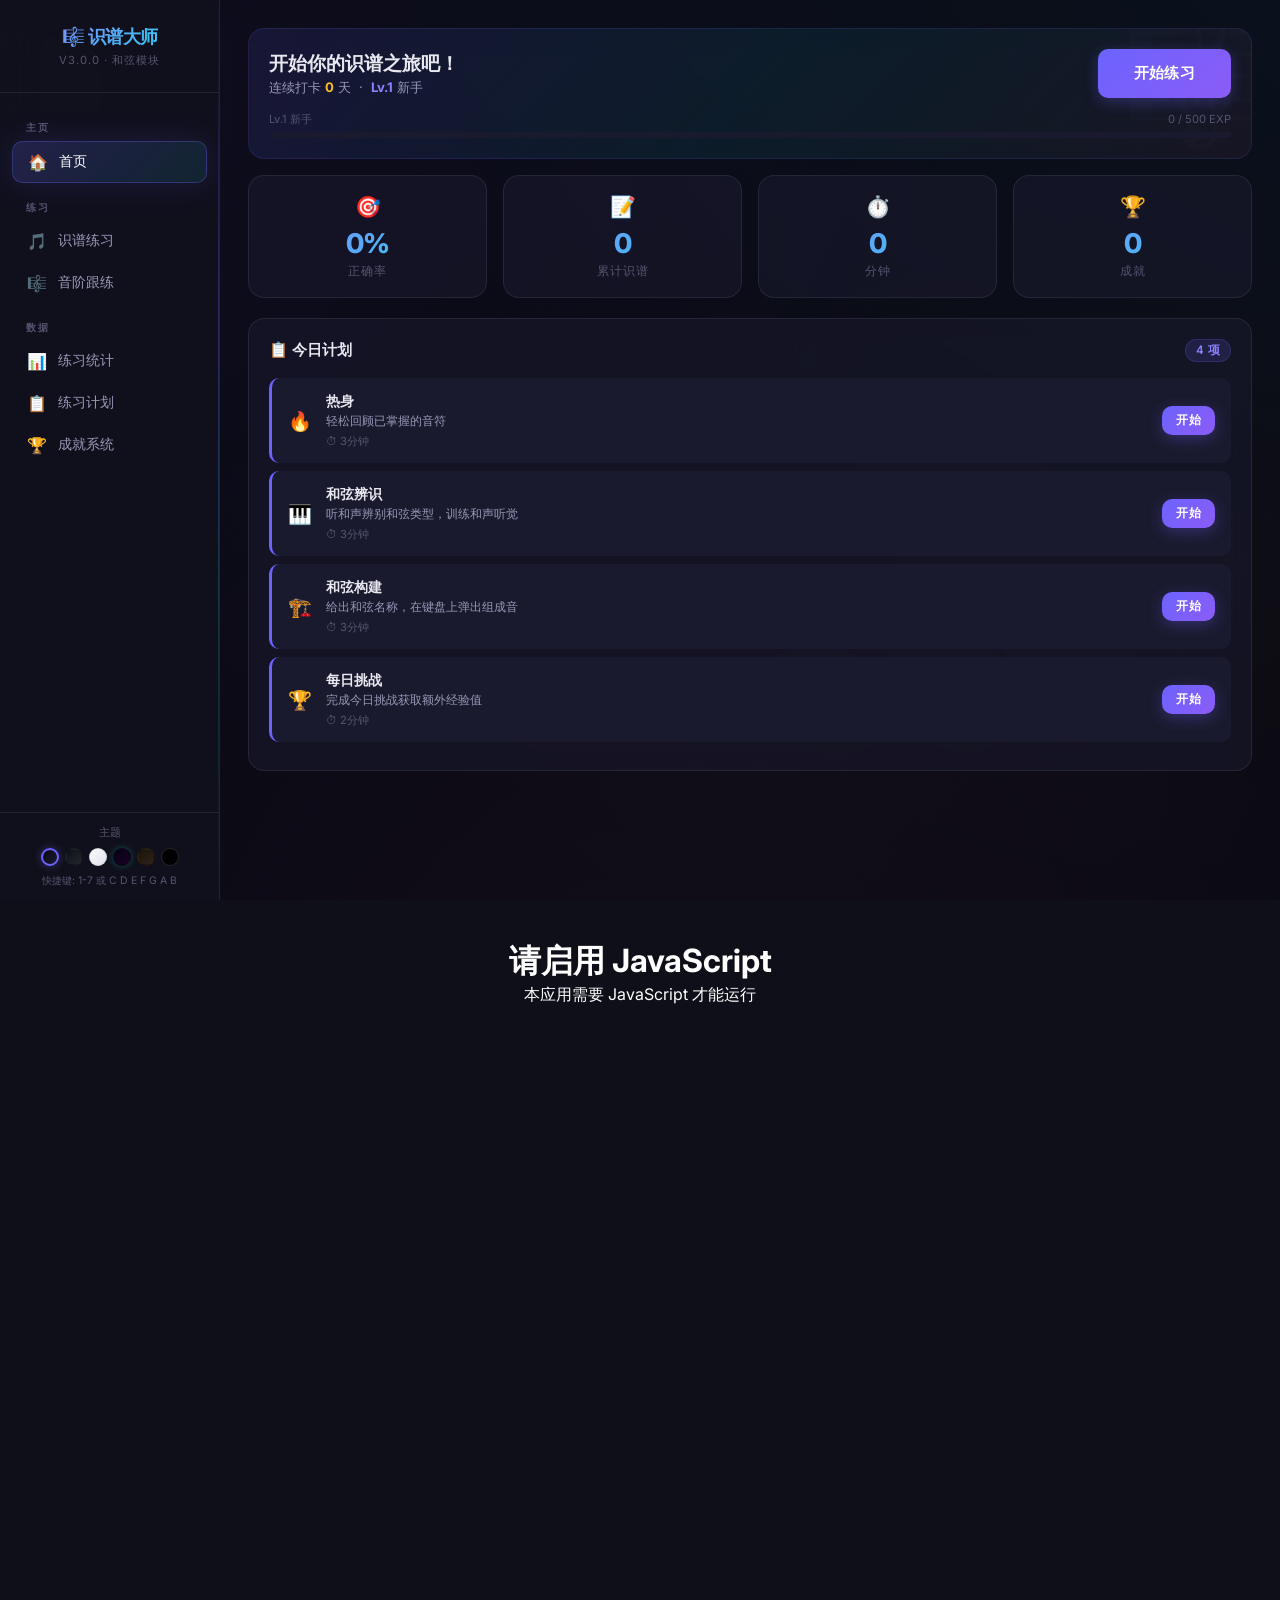
<file: index.html>
<!DOCTYPE html>
<html lang="zh-CN">
<head>
<meta charset="UTF-8">
<meta name="viewport" content="width=device-width, initial-scale=1.0">
<meta http-equiv="Cache-Control" content="no-cache, no-store, must-revalidate">
<meta http-equiv="Pragma" content="no-cache">
<meta http-equiv="Expires" content="0">
<title>识谱大师</title>
<style>
/* ========== CSS Variables — Premium Music Theme ========== */
:root {
  --bg: #0a0a14;
  --bg2: #12121e;
  --bg3: #1a1a2e;
  --bg-card: rgba(26, 26, 46, 0.6);
  --bg-glass: rgba(255,255,255,0.03);
  --border: rgba(255,255,255,0.08);
  --border-glow: rgba(108,99,255,0.3);
  --text: #e8e8f0;
  --text2: #9898b8;
  --text3: #555570;
  --primary: #6c63ff;
  --primary2: #8b83ff;
  --primary-glow: rgba(108,99,255,0.15);
  --success: #4ade80;
  --danger: #f87171;
  --warning: #fbbf24;
  --info: #60a5fa;
  --purple: #a78bfa;
  --pink: #f472b6;
  --cyan: #22d3ee;
  --gold: #f59e0b;
  --radius: 16px;
  --radius-sm: 10px;
  --radius-xs: 6px;
  --shadow: 0 8px 32px rgba(0,0,0,0.4);
  --shadow-glow: 0 0 30px rgba(108,99,255,0.15);
  --transition: all 0.3s cubic-bezier(0.4, 0, 0.2, 1);
  --font: 'SF Pro Display', -apple-system, BlinkMacSystemFont, 'Segoe UI', 'Noto Sans SC', sans-serif;
}

/* ========== Reset ========== */
* { margin: 0; padding: 0; box-sizing: border-box; }
html { font-size: 16px; scroll-behavior: smooth; }
body {
  font-family: var(--font);
  background: var(--bg);
  color: var(--text);
  min-height: 100vh;
  overflow-x: hidden;
  -webkit-font-smoothing: antialiased;
}
a { color: var(--primary2); text-decoration: none; }
button { cursor: pointer; border: none; outline: none; font-family: inherit; background: none; }
input, select { font-family: inherit; outline: none; }

/* ========== Scrollbar ========== */
::-webkit-scrollbar { width: 6px; }
::-webkit-scrollbar-track { background: transparent; }
::-webkit-scrollbar-thumb { background: var(--border); border-radius: 3px; }

/* ========== Layout ========== */
.app-container { display: flex; min-height: 100vh; }

/* ========== Sidebar — Glassmorphism ========== */
.sidebar {
  width: 220px;
  background: rgba(18, 18, 30, 0.85);
  backdrop-filter: blur(20px);
  -webkit-backdrop-filter: blur(20px);
  border-right: 1px solid var(--border);
  display: flex;
  flex-direction: column;
  position: fixed;
  height: 100vh;
  z-index: 100;
  transition: transform 0.3s ease;
}
.sidebar-header {
  padding: 24px 20px;
  border-bottom: 1px solid var(--border);
  text-align: center;
}
.sidebar-header h1 {
  font-size: 1.15rem;
  font-weight: 800;
  background: linear-gradient(135deg, #8b83ff, #22d3ee, #f472b6, #f59e0b);
  background-size: 300% 300%;
  -webkit-background-clip: text;
  -webkit-text-fill-color: transparent;
  background-clip: text;
  animation: gradientShift 6s ease infinite;
  letter-spacing: -0.5px;
}
@keyframes gradientShift {
  0%, 100% { background-position: 0% 50%; }
  50% { background-position: 100% 50%; }
}
.sidebar-header .subtitle {
  font-size: 0.7rem;
  color: var(--text3);
  margin-top: 4px;
  letter-spacing: 1px;
  text-transform: uppercase;
}
.sidebar-nav { flex: 1; padding: 12px; overflow-y: auto; }
.nav-item {
  display: flex;
  align-items: center;
  gap: 10px;
  padding: 10px 14px;
  border-radius: var(--radius-sm);
  color: var(--text2);
  font-size: 0.85rem;
  transition: var(--transition);
  margin-bottom: 2px;
  cursor: pointer;
  position: relative;
}
.nav-item:hover { color: var(--text); background: var(--bg-glass); }
.nav-item.active {
  color: #fff;
  background: linear-gradient(135deg, rgba(108,99,255,0.2), rgba(34,211,238,0.1));
  border: 1px solid var(--border-glow);
  box-shadow: var(--shadow-glow);
}
.nav-item .icon { font-size: 1rem; width: 22px; text-align: center; }
.nav-group-title {
  font-size: 0.65rem;
  color: var(--text3);
  text-transform: uppercase;
  letter-spacing: 1.5px;
  padding: 16px 14px 6px;
  font-weight: 600;
}

.main-content {
  flex: 1;
  margin-left: 220px;
  padding: 28px;
  max-width: 1100px;
}

/* ========== Cards — Glassmorphism ========== */
.card {
  background: var(--bg-card);
  backdrop-filter: blur(10px);
  border: 1px solid var(--border);
  border-radius: var(--radius);
  padding: 20px;
  margin-bottom: 16px;
  transition: var(--transition);
}
.card:hover {
  border-color: rgba(255,255,255,0.12);
  box-shadow: 0 4px 20px rgba(0,0,0,0.2);
}
.card-header {
  display: flex;
  align-items: center;
  justify-content: space-between;
  margin-bottom: 16px;
}
.card-title { font-size: 0.95rem; font-weight: 600; color: var(--text); }

/* ========== Buttons ========== */
.btn, .nav-item, .mode-card, .diff-card, .toggle, .answer-btn {
  cursor: pointer;
  user-select: none;
  -webkit-user-select: none;
}
.btn {
  padding: 10px 20px;
  border-radius: var(--radius-sm);
  font-size: 0.85rem;
  font-weight: 600;
  transition: var(--transition);
  display: inline-flex;
  align-items: center;
  gap: 6px;
  letter-spacing: 0.3px;
}
.btn-primary {
  background: linear-gradient(135deg, var(--primary), #8b5cf6);
  color: #fff;
  box-shadow: 0 4px 15px rgba(108,99,255,0.3);
}
.btn-primary:hover {
  transform: translateY(-2px);
  box-shadow: 0 6px 25px rgba(108,99,255,0.4);
}
.btn-success { background: linear-gradient(135deg, #22c55e, #16a34a); color: #fff; }
.btn-danger { background: linear-gradient(135deg, #ef4444, #dc2626); color: #fff; }
.btn-outline {
  background: transparent;
  border: 1px solid var(--border);
  color: var(--text2);
}
.btn-outline:hover { border-color: var(--primary); color: var(--primary2); background: var(--primary-glow); }
.btn-sm { padding: 6px 14px; font-size: 0.78rem; }
.btn-lg { padding: 14px 32px; font-size: 0.95rem; }

/* ========== Grid ========== */
.grid { display: grid; gap: 16px; }
.grid-2 { grid-template-columns: repeat(2, 1fr); }
.grid-3 { grid-template-columns: repeat(3, 1fr); }
.grid-4 { grid-template-columns: repeat(4, 1fr); }
@media (max-width: 768px) {
  .grid-2, .grid-3, .grid-4 { grid-template-columns: 1fr 1fr; }
}

/* ========== Page Header ========== */
.page-header {
  display: flex;
  align-items: center;
  justify-content: space-between;
  margin-bottom: 24px;
  flex-wrap: wrap;
  gap: 12px;
}
.page-title { font-size: 1.4rem; font-weight: 700; letter-spacing: -0.5px; }
.page-desc { color: var(--text2); font-size: 0.82rem; margin-top: 4px; }

/* ========== Stat Cards — Animated Gradient Border ========== */
.stat-card {
  background: var(--bg-card);
  border: 1px solid var(--border);
  border-radius: var(--radius);
  padding: 18px;
  text-align: center;
  position: relative;
  overflow: hidden;
  transition: var(--transition);
}
.stat-card::before {
  content: '';
  position: absolute;
  top: 0; left: 0; right: 0;
  height: 3px;
  background: linear-gradient(90deg, var(--primary), var(--cyan), var(--pink));
  opacity: 0;
  transition: opacity 0.3s;
}
.stat-card:hover::before { opacity: 1; }
.stat-card .stat-icon { font-size: 1.3rem; margin-bottom: 8px; }
.stat-card .stat-number {
  font-size: 1.7rem;
  font-weight: 800;
  background: linear-gradient(135deg, var(--primary2), var(--cyan));
  -webkit-background-clip: text;
  -webkit-text-fill-color: transparent;
  background-clip: text;
  letter-spacing: -1px;
}
.stat-card .stat-label { font-size: 0.72rem; color: var(--text3); margin-top: 4px; text-transform: uppercase; letter-spacing: 1px; }

/* ========== Badges ========== */
.badge {
  display: inline-flex;
  align-items: center;
  padding: 3px 10px;
  border-radius: 20px;
  font-size: 0.72rem;
  font-weight: 600;
  letter-spacing: 0.5px;
}
.badge-primary { background: var(--primary-glow); color: var(--primary2); border: 1px solid rgba(108,99,255,0.2); }
.badge-success { background: rgba(74,222,128,0.12); color: var(--success); border: 1px solid rgba(74,222,128,0.2); }
.badge-danger { background: rgba(248,113,113,0.12); color: var(--danger); }
.badge-warning { background: rgba(251,191,36,0.12); color: var(--warning); }
.badge-level {
  background: linear-gradient(135deg, var(--primary), var(--cyan));
  color: #fff;
  padding: 4px 14px;
  font-weight: 700;
}

/* ========== Level Bar ========== */
.level-bar {
  width: 100%;
  height: 6px;
  background: var(--bg3);
  border-radius: 3px;
  overflow: hidden;
}
.level-bar-fill {
  height: 100%;
  background: linear-gradient(90deg, var(--primary), var(--cyan), var(--pink));
  background-size: 200% 100%;
  border-radius: 3px;
  transition: width 0.8s cubic-bezier(0.4, 0, 0.2, 1);
  animation: barGlow 2s ease infinite;
}
@keyframes barGlow {
  0%, 100% { background-position: 0% 50%; }
  50% { background-position: 100% 50%; }
}

/* ========== Practice Area ========== */
.practice-area {
  display: flex;
  flex-direction: column;
  align-items: center;
  gap: 16px;
}

/* Practice Bar */
.practice-bar {
  display: flex;
  align-items: center;
  justify-content: space-between;
  width: 100%;
  max-width: 560px;
  padding: 10px 18px;
  background: var(--bg-card);
  border: 1px solid var(--border);
  border-radius: var(--radius-sm);
  font-size: 0.85rem;
}
.practice-bar .stat-item { display: flex; align-items: center; gap: 6px; color: var(--text2); }
.practice-bar .stat-value { font-weight: 700; font-size: 1rem; color: var(--text); font-variant-numeric: tabular-nums; }
.practice-bar .timer .stat-value { color: var(--warning); }
.practice-bar .combo .stat-value { color: var(--pink); }

/* Score Display — Concert Stage Feel */
.score-display {
  background: linear-gradient(180deg, rgba(18,18,30,0.95), rgba(10,10,20,0.98));
  border: 1px solid var(--border);
  border-radius: var(--radius);
  padding: 28px 36px;
  min-height: 170px;
  display: flex;
  align-items: center;
  justify-content: center;
  width: 100%;
  max-width: 560px;
  position: relative;
  overflow: visible;
  box-shadow: inset 0 1px 0 rgba(255,255,255,0.03), 0 8px 32px rgba(0,0,0,0.4);
}
.score-display::before {
  content: '';
  position: absolute;
  top: 0; left: 20%; right: 20%;
  height: 1px;
  background: linear-gradient(90deg, transparent, rgba(108,99,255,0.3), transparent);
}
.score-display svg { max-width: 100%; height: auto; }
.score-display .hint {
  position: absolute;
  top: 10px;
  right: 14px;
  font-size: 0.72rem;
  color: var(--text3);
  letter-spacing: 0.5px;
}

/* Practice Hint Bar */
.practice-hint-bar {
  display: flex;
  gap: 18px;
  justify-content: center;
  align-items: center;
  padding: 8px 18px;
  background: var(--bg-card);
  border: 1px solid var(--border);
  border-radius: var(--radius-sm);
  width: 100%;
  max-width: 560px;
  font-size: 0.82rem;
}
.hint-toggle {
  display: flex;
  align-items: center;
  gap: 6px;
  cursor: pointer;
  color: var(--text2);
  user-select: none;
  transition: color 0.2s;
}
.hint-toggle:hover { color: var(--text); }
.hint-toggle input[type="checkbox"] {
  width: 16px;
  height: 16px;
  accent-color: var(--primary);
  cursor: pointer;
}

/* ========== Answer Options ========== */
.answer-options {
  display: grid;
  grid-template-columns: repeat(7, 1fr);
  gap: 8px;
  width: 100%;
  max-width: 560px;
}
.answer-btn {
  padding: 14px 8px;
  border-radius: var(--radius-sm);
  font-size: 1.2rem;
  font-weight: 800;
  text-align: center;
  transition: var(--transition);
  border: 2px solid var(--border);
  background: linear-gradient(180deg, rgba(26,26,46,0.8), rgba(20,20,35,0.9));
  color: var(--text);
  position: relative;
  overflow: hidden;
  backdrop-filter: blur(4px);
}
.answer-btn::before {
  content: '';
  position: absolute;
  inset: 0;
  background: radial-gradient(circle at center, rgba(255,255,255,0.08), transparent);
  opacity: 0;
  transition: opacity 0.3s;
}
.answer-btn:hover::before { opacity: 1; }
.answer-btn:hover { border-color: var(--primary); transform: translateY(-3px); box-shadow: 0 6px 20px rgba(0,0,0,0.3); }
.answer-btn.correct {
  border-color: var(--success);
  background: rgba(74,222,128,0.12);
  color: var(--success);
  animation: popIn 0.3s ease;
}
.answer-btn.wrong {
  border-color: var(--danger);
  background: rgba(248,113,113,0.12);
  color: var(--danger);
  animation: shake 0.4s ease;
}
.answer-btn:disabled { cursor: default; opacity: 0.5; }
.answer-btn:disabled:hover { transform: none; box-shadow: none; }

@keyframes popIn {
  0% { transform: scale(0.9); }
  50% { transform: scale(1.1); }
  100% { transform: scale(1); }
}
@keyframes shake {
  0%, 100% { transform: translateX(0); }
  25% { transform: translateX(-6px); }
  75% { transform: translateX(6px); }
}

/* ========== Mode & Difficulty Cards ========== */
.mode-cards { display: grid; grid-template-columns: repeat(auto-fit, minmax(180px, 1fr)); gap: 10px; }
.mode-card {
  padding: 18px;
  background: var(--bg3);
  border: 2px solid var(--border);
  border-radius: var(--radius);
  cursor: pointer;
  transition: var(--transition);
  text-align: center;
}
.mode-card:hover { border-color: var(--primary); transform: translateY(-3px); box-shadow: 0 8px 25px rgba(0,0,0,0.3); }
.mode-card.active {
  border-color: var(--primary);
  background: var(--primary-glow);
  box-shadow: var(--shadow-glow);
}
.mode-card .mode-icon { font-size: 1.4rem; margin-bottom: 6px; }
.mode-card .mode-name { font-weight: 700; font-size: 0.88rem; }
.mode-card .mode-desc { font-size: 0.72rem; color: var(--text2); margin-top: 4px; }

.difficulty-cards { display: flex; gap: 10px; flex-wrap: wrap; }
.diff-card {
  flex: 1;
  min-width: 100px;
  padding: 14px;
  background: var(--bg3);
  border: 2px solid var(--border);
  border-radius: var(--radius-sm);
  text-align: center;
  cursor: pointer;
  transition: var(--transition);
}
.diff-card:hover { border-color: var(--primary); transform: translateY(-2px); }
.diff-card.active {
  border-color: var(--primary);
  background: var(--primary-glow);
  box-shadow: var(--shadow-glow);
}
.diff-card .diff-level { font-size: 1.1rem; margin-bottom: 4px; }
.diff-card .diff-name { font-weight: 700; font-size: 0.82rem; }
.diff-card .diff-desc { font-size: 0.68rem; color: var(--text3); margin-top: 2px; }

/* ========== Toggle Switch ========== */
.toggle {
  position: relative;
  width: 44px;
  height: 24px;
  background: var(--bg3);
  border-radius: 12px;
  cursor: pointer;
  transition: var(--transition);
  border: 1px solid var(--border);
}
.toggle.active { background: var(--primary); border-color: var(--primary); }
.toggle::after {
  content: '';
  position: absolute;
  width: 18px;
  height: 18px;
  background: #fff;
  border-radius: 50%;
  top: 2px;
  left: 2px;
  transition: var(--transition);
  box-shadow: 0 2px 4px rgba(0,0,0,0.2);
}
.toggle.active::after { left: 22px; }

/* ========== Settings ========== */
.setting-row {
  display: flex;
  align-items: center;
  justify-content: space-between;
  padding: 12px 0;
  border-bottom: 1px solid rgba(255,255,255,0.04);
}
.setting-row:last-child { border-bottom: none; }
.setting-label { font-size: 0.88rem; font-weight: 500; }
.setting-desc { font-size: 0.72rem; color: var(--text3); margin-top: 2px; }

/* ========== Piano Keyboard — Concert Grand ========== */
.piano-container {
  width: 100%;
  max-width: 560px;
  overflow-x: auto;
  padding: 12px 0;
  display: flex;
  justify-content: center;
}
.piano {
  position: relative;
  height: 100px;
  user-select: none;
  background: var(--bg2);
  border: 1px solid var(--border);
  border-radius: var(--radius);
  padding: 4px 6px 6px;
  box-shadow: inset 0 1px 0 rgba(255,255,255,0.03), 0 4px 16px rgba(0,0,0,0.3);
}
.piano.piano-dark {
  background: var(--bg2);
  border: 1px solid var(--border);
  box-shadow: inset 0 1px 0 rgba(255,255,255,0.03), 0 4px 16px rgba(0,0,0,0.3);
}
.piano .white-key {
  position: absolute;
  width: 36px;
  height: 100px;
  background: linear-gradient(180deg, #e8e8f0, #d0d0dd);
  border: 1px solid rgba(255,255,255,0.15);
  border-radius: 0 0 6px 6px;
  cursor: pointer;
  transition: background 0.1s;
  z-index: 1;
  box-shadow: inset 0 -3px 6px rgba(0,0,0,0.1);
}
.piano .white-key:hover { background: linear-gradient(180deg, #eee, #ddd); }
.piano .white-key.active {
  background: linear-gradient(180deg, var(--primary2), var(--primary));
  border-color: var(--primary);
  box-shadow: 0 0 15px rgba(108,99,255,0.4);
}
.piano .white-key.build-selected {
  background: linear-gradient(180deg, #f5d08a, #e8b84a);
  border-color: #d4a030;
  box-shadow: inset 0 -3px 8px rgba(180,120,20,0.3), 0 2px 8px rgba(200,150,50,0.25);
}
.piano .white-key.build-selected .key-label { color: #5a3a00; }
.piano .white-key .key-label {
  position: absolute;
  bottom: 6px;
  width: 100%;
  text-align: center;
  font-size: 0.6rem;
  color: var(--text3);
  pointer-events: none;
  font-weight: 600;
}
.piano .white-key.active .key-label { color: #fff; }
.piano .black-key {
  position: absolute;
  width: 22px;
  height: 62px;
  background: linear-gradient(180deg, #333, #111);
  border: 1px solid #000;
  border-radius: 0 0 4px 4px;
  cursor: pointer;
  z-index: 2;
  box-shadow: inset 0 -2px 4px rgba(255,255,255,0.05);
}
.piano .black-key:hover { background: linear-gradient(180deg, #444, #222); }
.piano .black-key.active {
  background: linear-gradient(180deg, var(--primary), #4440aa);
  box-shadow: 0 0 10px rgba(108,99,255,0.5);
}
.piano .black-key.build-selected {
  background: linear-gradient(180deg, #d4a030, #8a6010);
  border-color: #6a4a08;
  box-shadow: inset 0 -2px 4px rgba(100,60,10,0.4), 0 1px 4px rgba(180,120,30,0.3);
}

/* ========== Results Panel ========== */
.results-panel { text-align: center; padding: 30px 20px; }
.results-panel .result-icon { font-size: 3rem; margin-bottom: 12px; }
.results-panel .result-title { font-size: 1.3rem; font-weight: 700; margin-bottom: 8px; }
.results-panel .result-subtitle { color: var(--text2); margin-bottom: 24px; font-size: 0.85rem; }
.results-grid {
  display: grid;
  grid-template-columns: repeat(3, 1fr);
  gap: 16px;
  margin-bottom: 24px;
}
.result-stat .result-stat-value { font-size: 1.5rem; font-weight: 800; }
.result-stat .result-stat-label { font-size: 0.75rem; color: var(--text3); margin-top: 4px; text-transform: uppercase; letter-spacing: 0.5px; }

/* ========== Heatmap ========== */
.heatmap-grid { display: grid; grid-template-columns: repeat(7, 1fr); gap: 6px; }
.heatmap-cell {
  aspect-ratio: 1;
  border-radius: var(--radius-xs);
  display: flex;
  flex-direction: column;
  align-items: center;
  justify-content: center;
  font-size: 0.72rem;
  font-weight: 700;
  transition: var(--transition);
}
.heatmap-cell .note-name { font-size: 0.85rem; }
.heatmap-cell .note-pct { font-size: 0.62rem; opacity: 0.8; }

/* ========== Weak Notes ========== */
.weak-note-item {
  display: flex;
  align-items: center;
  gap: 12px;
  padding: 10px 0;
  border-bottom: 1px solid var(--border);
}
.weak-note-item:last-child { border-bottom: none; }
.weak-note-name {
  width: 34px;
  height: 34px;
  border-radius: 50%;
  display: flex;
  align-items: center;
  justify-content: center;
  font-weight: 800;
  font-size: 0.85rem;
}
.weak-note-bar { flex: 1; height: 6px; background: var(--bg3); border-radius: 3px; overflow: hidden; }
.weak-note-bar-fill { height: 100%; border-radius: 3px; transition: width 0.6s ease; }

/* ========== Calendar Heatmap ========== */
.calendar-heatmap { display: flex; gap: 3px; flex-wrap: wrap; }
.calendar-cell {
  width: 14px;
  height: 14px;
  border-radius: 3px;
  background: var(--bg3);
  transition: var(--transition);
}
.calendar-cell.level-1 { background: rgba(108,99,255,0.2); }
.calendar-cell.level-2 { background: rgba(108,99,255,0.4); }
.calendar-cell.level-3 { background: rgba(108,99,255,0.6); }
.calendar-cell.level-4 { background: var(--primary); }

/* ========== Progress Bar ========== */
.progress-bar { width: 100%; height: 6px; background: var(--bg3); border-radius: 3px; overflow: hidden; }
.progress-bar-fill {
  height: 100%;
  background: linear-gradient(90deg, var(--primary), var(--success));
  border-radius: 3px;
  transition: width 0.5s ease;
}

/* ========== Plan Items ========== */
.plan-item {
  display: flex;
  align-items: center;
  gap: 14px;
  padding: 14px 16px;
  background: var(--bg3);
  border-radius: var(--radius-sm);
  margin-bottom: 8px;
  border-left: 3px solid var(--primary);
  transition: var(--transition);
}
.plan-item:hover { background: rgba(108,99,255,0.06); transform: translateX(4px); }
.plan-item .plan-icon { font-size: 1.2rem; }
.plan-item .plan-info { flex: 1; }
.plan-item .plan-title { font-weight: 600; font-size: 0.88rem; }
.plan-item .plan-desc { font-size: 0.75rem; color: var(--text2); margin-top: 2px; }
.plan-item .plan-meta { display: flex; gap: 12px; font-size: 0.7rem; color: var(--text3); margin-top: 4px; }

/* ========== Charts ========== */
.chart-container { width: 100%; height: 250px; position: relative; }

/* ========== Combo Flash ========== */
.combo-flash {
  position: fixed;
  top: 50%;
  left: 50%;
  transform: translate(-50%, -50%);
  font-size: 2.5rem;
  font-weight: 900;
  pointer-events: none;
  opacity: 0;
  z-index: 999;
  text-shadow: 0 0 30px var(--pink), 0 0 60px rgba(244,114,182,0.3);
  letter-spacing: 2px;
}
.combo-flash.show { animation: comboFlash 0.6s ease-out; }
@keyframes comboFlash {
  0% { opacity: 1; transform: translate(-50%, -50%) scale(0.5); }
  50% { opacity: 1; transform: translate(-50%, -50%) scale(1.3); }
  100% { opacity: 0; transform: translate(-50%, -50%) scale(1.5); }
}

/* Speed Badge */
.speed-badge {
  position: absolute;
  top: -6px;
  right: -6px;
  padding: 2px 8px;
  border-radius: 10px;
  font-size: 0.65rem;
  font-weight: 700;
  z-index: 10;
}
.speed-badge.lightning { background: var(--warning); color: #000; }
.speed-badge.instant { background: var(--pink); color: #fff; }

/* ========== Pages ========== */
.page { display: none; }
.page.active { display: block; animation: fadeIn 0.3s ease; }

/* ========== Animations ========== */
.fade-in { animation: fadeIn 0.3s ease; }
@keyframes fadeIn { from { opacity: 0; transform: translateY(8px); } to { opacity: 1; transform: translateY(0); } }
.slide-up { animation: slideUp 0.4s ease; }
@keyframes slideUp { from { opacity: 0; transform: translateY(16px); } to { opacity: 1; transform: translateY(0); } }

/* ========== Toast ========== */
.toast-container {
  position: fixed;
  top: 20px;
  right: 20px;
  z-index: 300;
  display: flex;
  flex-direction: column;
  gap: 8px;
}
.toast {
  padding: 12px 20px;
  border-radius: var(--radius-sm);
  font-size: 0.82rem;
  font-weight: 500;
  animation: slideIn 0.3s ease, fadeOut 0.3s ease 2.7s;
  box-shadow: var(--shadow);
  backdrop-filter: blur(10px);
}
.toast-success { background: rgba(74,222,128,0.9); color: #000; }
.toast-error { background: rgba(248,113,113,0.9); color: #fff; }
.toast-info { background: rgba(96,165,250,0.9); color: #fff; }
@keyframes slideIn { from { transform: translateX(100%); opacity: 0; } to { transform: translateX(0); opacity: 1; } }
@keyframes fadeOut { to { opacity: 0; transform: translateY(-10px); } }

/* ========== Mobile ========== */
.mobile-menu-btn {
  display: none;
  position: fixed;
  top: 12px;
  left: 12px;
  z-index: 101;
  width: 40px;
  height: 40px;
  border-radius: 50%;
  background: var(--bg2);
  border: 1px solid var(--border);
  color: var(--text);
  font-size: 1.2rem;
  align-items: center;
  justify-content: center;
}
@media (max-width: 768px) {
  .sidebar { transform: translateX(-100%); }
  .sidebar.open { transform: translateX(0); }
  .main-content { margin-left: 0; padding: 16px; }
  .mobile-menu-btn { display: flex; }
  .answer-options { grid-template-columns: repeat(4, 1fr); }
  .results-grid { grid-template-columns: repeat(2, 1fr); }
  .grid-4 { grid-template-columns: 1fr 1fr; }
}

/* ========== Background Ambient Effect ========== */
body::before {
  content: '';
  position: fixed;
  top: -50%;
  left: -50%;
  width: 200%;
  height: 200%;
  background:
    radial-gradient(ellipse at 15% 30%, rgba(108,99,255,0.06) 0%, transparent 40%),
    radial-gradient(ellipse at 85% 20%, rgba(34,211,238,0.05) 0%, transparent 40%),
    radial-gradient(ellipse at 50% 90%, rgba(244,114,182,0.04) 0%, transparent 40%),
    radial-gradient(ellipse at 70% 60%, rgba(245,158,11,0.02) 0%, transparent 30%);
  pointer-events: none;
  z-index: -1;
  animation: ambientDrift 20s ease-in-out infinite alternate;
}
@keyframes ambientDrift {
  0% { transform: translate(0, 0) rotate(0deg); }
  100% { transform: translate(30px, -20px) rotate(2deg); }
}

/* Floating music notes background */
body::after {
  content: '♩ ♪ ♫ ♬ ♭ ♮ ♯';
  position: fixed;
  top: 0;
  left: 0;
  width: 100%;
  height: 100%;
  font-size: 2rem;
  color: rgba(108,99,255,0.015);
  letter-spacing: 80px;
  line-height: 200px;
  word-spacing: 60px;
  overflow: hidden;
  pointer-events: none;
  z-index: -1;
  animation: noteFloat 30s linear infinite;
}
@keyframes noteFloat {
  0% { transform: translateY(0); }
  100% { transform: translateY(-200px); }
}

/* ========== SVG Score Animations ========== */
.note-appear {
  animation: noteAppear 0.4s cubic-bezier(0.34, 1.56, 0.64, 1);
}
@keyframes noteAppear {
  0% { opacity: 0; transform: translateY(15px) scale(0.7); }
  60% { opacity: 1; transform: translateY(-3px) scale(1.05); }
  100% { opacity: 1; transform: translateY(0) scale(1); }
}

.score-pulse {
  animation: scorePulse 2s ease-in-out infinite;
}
@keyframes scorePulse {
  0%, 100% { opacity: 0.4; transform: scale(1); }
  50% { opacity: 0.8; transform: scale(1.08); }
}

.result-indicator {
  animation: resultPop 0.4s cubic-bezier(0.34, 1.56, 0.64, 1);
}
@keyframes resultPop {
  0% { opacity: 0; transform: scale(0.5); }
  100% { opacity: 1; transform: scale(1); }
}

.score-display.state-correct {
  border-color: rgba(74, 222, 128, 0.3);
  box-shadow: inset 0 1px 0 rgba(255,255,255,0.03), 0 0 30px rgba(74, 222, 128, 0.1);
}
.score-display.state-wrong {
  border-color: rgba(248, 113, 113, 0.3);
  box-shadow: inset 0 1px 0 rgba(255,255,255,0.03), 0 0 30px rgba(248, 113, 113, 0.1);
  animation: scoreShake 0.4s ease;
}
@keyframes scoreShake {
  0%, 100% { transform: translateX(0); }
  20% { transform: translateX(-4px); }
  40% { transform: translateX(4px); }
  60% { transform: translateX(-3px); }
  80% { transform: translateX(2px); }
}

/* ========== Improved Page Transitions ========== */
.page { display: none; }
.page.active { display: block; animation: pageEnter 0.35s cubic-bezier(0.4, 0, 0.2, 1); }
@keyframes pageEnter {
  from { opacity: 0; transform: translateY(12px); }
  to { opacity: 1; transform: translateY(0); }
}

/* ========== Answer Button Ripple ========== */
.answer-btn::after {
  content: '';
  position: absolute;
  inset: 0;
  background: radial-gradient(circle at var(--ripple-x, 50%) var(--ripple-y, 50%), rgba(255,255,255,0.2), transparent 60%);
  opacity: 0;
  transition: opacity 0.3s;
  pointer-events: none;
}
.answer-btn:active::after { opacity: 1; }

/* ========== Improved Combo Flash ========== */
.combo-flash {
  position: fixed;
  top: 50%;
  left: 50%;
  transform: translate(-50%, -50%);
  font-size: 2.5rem;
  font-weight: 900;
  pointer-events: none;
  opacity: 0;
  z-index: 999;
  background: linear-gradient(135deg, var(--pink), var(--warning), var(--cyan));
  -webkit-background-clip: text;
  -webkit-text-fill-color: transparent;
  background-clip: text;
  filter: drop-shadow(0 0 20px rgba(244,114,182,0.4));
  letter-spacing: 3px;
}
.combo-flash.show { animation: comboFlash 0.8s cubic-bezier(0.34, 1.56, 0.64, 1); }
@keyframes comboFlash {
  0% { opacity: 0; transform: translate(-50%, -50%) scale(0.3) rotate(-5deg); }
  30% { opacity: 1; transform: translate(-50%, -50%) scale(1.2) rotate(2deg); }
  60% { opacity: 1; transform: translate(-50%, -50%) scale(1.0) rotate(0deg); }
  100% { opacity: 0; transform: translate(-50%, -50%) scale(1.4) rotate(-2deg); }
}

/* ========== Particle burst on correct answer ========== */
.particle-burst {
  position: fixed;
  pointer-events: none;
  z-index: 998;
}
.particle {
  position: absolute;
  width: 6px;
  height: 6px;
  border-radius: 50%;
  animation: particleFly 0.6s cubic-bezier(0.25, 0.46, 0.45, 0.94) forwards;
}
@keyframes particleFly {
  0% { opacity: 1; transform: translate(0, 0) scale(1); }
  100% { opacity: 0; transform: translate(var(--px), var(--py)) scale(0); }
}

/* ========== Theme Switcher ========== */
.theme-switcher {
  display: flex;
  gap: 6px;
  align-items: center;
}
.theme-dot {
  width: 18px;
  height: 18px;
  border-radius: 50%;
  cursor: pointer;
  border: 2px solid transparent;
  transition: var(--transition);
}
.theme-dot:hover { transform: scale(1.2); }
.theme-dot.active { border-color: var(--primary); box-shadow: 0 0 8px rgba(108,99,255,0.4); }
.theme-dot.dark { background: linear-gradient(135deg, #0a0a14, #1a1a2e); }
.theme-dot.midnight { background: linear-gradient(135deg, #0d1117, #21262d); }
.theme-dot.light { background: linear-gradient(135deg, #f8f9fc, #e0e4ea); border: 1px solid rgba(0,0,0,0.1); }
.theme-dot.neon { background: linear-gradient(135deg, #050510, #1a002a); box-shadow: 0 0 6px rgba(0,255,204,0.3); }
.theme-dot.warm { background: linear-gradient(135deg, #1a1208, #302418); }
.theme-dot.oled { background: #000; border: 1px solid rgba(255,255,255,0.15); }

/* ========== Sidebar Overlay ========== */
.sidebar-overlay {
  display: none;
  position: fixed;
  inset: 0;
  background: rgba(0, 0, 0, 0.5);
  backdrop-filter: blur(4px);
  z-index: 99;
  opacity: 0;
  transition: opacity 0.3s;
}
.sidebar-overlay.active {
  display: block;
  opacity: 1;
}

/* ========== Improved Responsive ========== */
@media (max-width: 768px) {
  .sidebar { transform: translateX(-100%); width: 260px; }
  .sidebar.open { transform: translateX(0); box-shadow: 4px 0 30px rgba(0,0,0,0.5); }
  .main-content { margin-left: 0; padding: 16px; padding-top: 56px; }
  .mobile-menu-btn { display: flex; }
  .answer-options { grid-template-columns: repeat(4, 1fr); gap: 6px; }
  .answer-btn { padding: 12px 6px; font-size: 1rem; }
  .results-grid { grid-template-columns: repeat(2, 1fr); }
  .grid-4 { grid-template-columns: 1fr 1fr; }
  .grid-2 { grid-template-columns: 1fr; }
  .score-display { padding: 20px 16px; min-height: 140px; }
  .practice-bar { font-size: 0.78rem; padding: 8px 12px; }
  .practice-hint-bar { flex-wrap: wrap; gap: 10px; padding: 8px 12px; }
  .mode-cards { grid-template-columns: 1fr 1fr; }
  .difficulty-cards { flex-wrap: wrap; }
  .diff-card { min-width: 80px; padding: 10px; }
  .page-title { font-size: 1.2rem; }
  .stat-card { padding: 14px; }
  .stat-card .stat-number { font-size: 1.4rem; }
  .plan-item { padding: 12px; gap: 10px; }
  .card { padding: 16px; }
}

@media (max-width: 480px) {
  .answer-options { grid-template-columns: repeat(4, 1fr); gap: 5px; }
  .answer-btn { padding: 10px 4px; font-size: 0.95rem; }
  .results-grid { grid-template-columns: 1fr 1fr; gap: 10px; }
  .result-stat .result-stat-value { font-size: 1.2rem; }
  .combo-flash { font-size: 1.8rem; }
  .mode-cards { grid-template-columns: 1fr; }
  .stat-card .stat-number { font-size: 1.2rem; }
}

/* ========== Scale Practice ========== */
.scale-select {
  background: var(--bg3);
  border: 1px solid var(--border);
  border-radius: var(--radius-xs);
  color: var(--text);
  padding: 6px 10px;
  font-size: 0.82rem;
  min-width: 120px;
  cursor: pointer;
  transition: var(--transition);
}
.scale-select:hover { border-color: var(--primary); }
.scale-select:focus { border-color: var(--primary); outline: none; box-shadow: 0 0 0 2px var(--primary-glow); }
.scale-select option { background: var(--bg2); color: var(--text); }
.scale-select optgroup { color: var(--text3); font-weight: 600; }

.bpm-slider {
  -webkit-appearance: none;
  appearance: none;
  width: 100%;
  height: 6px;
  background: var(--bg3);
  border-radius: 3px;
  outline: none;
  flex: 1;
}
.bpm-slider::-webkit-slider-thumb {
  -webkit-appearance: none;
  width: 18px;
  height: 18px;
  border-radius: 50%;
  background: var(--primary);
  cursor: pointer;
  box-shadow: 0 0 8px rgba(108,99,255,0.4);
  transition: var(--transition);
}
.bpm-slider::-webkit-slider-thumb:hover { transform: scale(1.2); box-shadow: 0 0 12px rgba(108,99,255,0.6); }

.bpm-input {
  background: var(--bg3);
  border: 1px solid var(--border);
  border-radius: var(--radius-xs);
  color: var(--text);
  padding: 6px 8px;
  font-size: 0.85rem;
  width: 60px;
  text-align: center;
  font-weight: 700;
  font-variant-numeric: tabular-nums;
}
.bpm-input:focus { border-color: var(--primary); outline: none; }

.beat-dots {
  display: flex;
  gap: 6px;
  align-items: center;
}
.beat-dot {
  width: 32px;
  height: 32px;
  border-radius: 50%;
  display: flex;
  align-items: center;
  justify-content: center;
  font-size: 0.75rem;
  font-weight: 700;
  cursor: pointer;
  transition: var(--transition);
  background: var(--bg3);
  border: 2px solid var(--border);
  color: var(--text2);
}
.beat-dot:hover { border-color: var(--primary); }
.beat-dot.accent {
  background: var(--primary-glow);
  border-color: var(--primary);
  color: var(--primary2);
}
.beat-dot.muted {
  background: transparent;
  border-color: var(--text3);
  color: var(--text3);
  opacity: 0.5;
}

.beat-indicator {
  display: flex;
  gap: 10px;
  justify-content: center;
  padding: 8px 0;
}
.bi-dot {
  width: 14px;
  height: 14px;
  border-radius: 50%;
  background: var(--bg3);
  border: 2px solid var(--border);
  transition: all 0.1s ease;
}
.bi-dot.active {
  background: var(--primary);
  border-color: var(--primary2);
  box-shadow: 0 0 12px rgba(108,99,255,0.6);
  transform: scale(1.3);
}

.usage-guide {
  background: var(--bg3);
  border: 1px solid var(--border);
  border-radius: var(--radius-sm);
  padding: 14px 16px;
  margin-bottom: 16px;
}
.usage-guide-title {
  font-size: 0.85rem;
  font-weight: 600;
  margin-bottom: 10px;
  color: var(--text);
}
.usage-guide-item {
  display: flex;
  gap: 10px;
  align-items: flex-start;
  margin-bottom: 8px;
  font-size: 0.78rem;
  color: var(--text2);
  line-height: 1.5;
}
.usage-guide-item:last-child { margin-bottom: 0; }
.usage-guide-icon {
  font-size: 1rem;
  flex-shrink: 0;
  width: 24px;
  text-align: center;
}

/* ========== Follow Mode Hint ========== */
.follow-hint {
  text-align: center;
  font-size: 0.85rem;
  color: var(--cyan);
  padding: 6px 0;
  animation: scorePulse 2s ease-in-out infinite;
}

/* ========== Piano Keyboard — Larger, Scrollable ========== */
.piano-container {
  width: 100%;
  max-width: 100%;
  overflow-x: auto;
  overflow-y: hidden;
  padding: 8px 0;
  display: flex;
  justify-content: center;
  align-items: center;
  -webkit-overflow-scrolling: touch;
}
.piano {
  position: relative;
  height: 90px;
  user-select: none;
  flex-shrink: 0;
  margin: 0 auto;
}
.piano .white-key {
  width: 32px;
  height: 90px;
}
.piano .black-key {
  width: 20px;
  height: 56px;
}

/* ========== Mobile Landscape ========== */
@media (max-height: 500px) and (orientation: landscape) {
  .main-content { padding: 8px 12px; }
  .page-header { margin-bottom: 12px; }
  .page-title { font-size: 1rem; }
  .page-desc { display: none; }

  .practice-bar { padding: 4px 10px; font-size: 0.72rem; gap: 8px; }
  .practice-bar .stat-value { font-size: 0.85rem; }

  .beat-indicator { padding: 4px 0; gap: 6px; }
  .bi-dot { width: 10px; height: 10px; }

  .score-display {
    padding: 8px 12px;
    min-height: 120px;
  }

  .piano-container { padding: 4px 0; }
  .piano { height: 70px; }
  .piano .white-key { width: 28px; height: 70px; }
  .piano .black-key { width: 18px; height: 44px; }
  .piano .white-key .key-label { font-size: 0.5rem; bottom: 3px; }

  .follow-hint { font-size: 0.75rem; padding: 3px 0; }

  .answer-options { gap: 4px; }
  .answer-btn { padding: 8px 4px; font-size: 0.85rem; }

  .card { padding: 10px 14px; margin-bottom: 8px; }
  .setting-row { padding: 6px 0; }

  .grid-2 { gap: 8px; }

  .btn-lg { padding: 8px 20px; font-size: 0.85rem; }

  .results-panel { padding: 12px 10px; }
  .result-icon { font-size: 2rem; margin-bottom: 6px; }
  .result-title { font-size: 1rem; margin-bottom: 4px; }
  .results-grid { gap: 8px; margin-bottom: 12px; }
  .result-stat .result-stat-value { font-size: 1.2rem; }
}

/* Tablet landscape */
@media (min-width: 768px) and (max-height: 600px) {
  .score-display { min-height: 150px; padding: 10px 16px; }
  .piano { height: 80px; }
  .piano .white-key { width: 30px; height: 80px; }
  .piano .black-key { width: 19px; height: 50px; }
}

/* Sidebar glow line */
.sidebar::after {
  content: '';
  position: absolute;
  top: 0;
  right: 0;
  width: 1px;
  height: 100%;
  background: linear-gradient(180deg, transparent, rgba(108,99,255,0.3), rgba(34,211,238,0.2), transparent);
  pointer-events: none;
}

</style>
<link rel="preconnect" href="https://fonts.googleapis.com"><link href="https://fonts.googleapis.com/css2?family=Inter:wght@400;500;600;700;800;900&display=swap" rel="stylesheet"><style>body{font-family:Inter,var(--font)}</style></head><body>
<body>
  <div class="app-container">
    <!-- Mobile Menu Button -->
    <button class="btn btn-icon mobile-menu-btn" id="mobileMenuBtn">☰</button>
    <!-- Mobile Sidebar Overlay -->
    <div class="sidebar-overlay" id="sidebarOverlay"></div>

    <!-- Sidebar -->
    <aside class="sidebar">
      <div class="sidebar-header">
        <h1>🎼 识谱大师</h1>
        <div class="subtitle">v3.0.0 · 和弦模块</div>
      </div>
      <nav class="sidebar-nav">
        <div class="nav-group-title">主页</div>
        <div class="nav-item active" data-page="home">
          <span class="icon">🏠</span>
          <span>首页</span>
        </div>
        <div class="nav-group-title">练习</div>
        <div class="nav-item" data-page="practice">
          <span class="icon">🎵</span>
          <span>识谱练习</span>
        </div>
        <div class="nav-item" data-page="scale">
          <span class="icon">🎼</span>
          <span>音阶跟练</span>
        </div>
        <div class="nav-group-title">数据</div>
        <div class="nav-item" data-page="stats">
          <span class="icon">📊</span>
          <span>练习统计</span>
        </div>
        <div class="nav-item" data-page="plan">
          <span class="icon">📋</span>
          <span>练习计划</span>
        </div>
        <div class="nav-item" data-page="achievements">
          <span class="icon">🏆</span>
          <span>成就系统</span>
        </div>
      </nav>
      <div style="padding:12px;border-top:1px solid var(--border)">
        <div style="font-size:0.68rem;color:var(--text3);text-align:center;margin-bottom:8px">主题</div>
        <div class="theme-switcher" style="justify-content:center">
          <div class="theme-dot dark active" onclick="app.setTheme('dark')" title="深空"></div>
          <div class="theme-dot midnight" onclick="app.setTheme('midnight')" title="午夜"></div>
          <div class="theme-dot light" onclick="app.setTheme('light')" title="晨光"></div>
          <div class="theme-dot neon" onclick="app.setTheme('neon')" title="霓虹"></div>
          <div class="theme-dot warm" onclick="app.setTheme('warm')" title="暖阳"></div>
          <div class="theme-dot oled" onclick="app.setTheme('oled')" title="纯黑"></div>
        </div>
        <div style="font-size:0.65rem;color:var(--text3);text-align:center;margin-top:8px">
          快捷键: 1-7 或 C D E F G A B
        </div>
      </div>
    </aside>

    <!-- Main Content -->
    <main class="main-content">
      <!-- Home Page -->
      <div class="page active" id="page-home">
        <div id="homeContent">
          <div style="text-align:center;padding:60px;color:var(--text2)">
            <div style="font-size:2rem;margin-bottom:12px">⏳</div>
            <div>加载中...</div>
          </div>
        </div>
      </div>

      <!-- Practice Page -->
      <div class="page" id="page-practice">
        <div id="practiceSetup"></div>
        <div id="practiceArea" style="display:none"></div>
      </div>

      <!-- Stats Page -->
      <div class="page" id="page-stats">
        <div id="statsContent"></div>
      </div>

      <!-- Plan Page -->
      <div class="page" id="page-plan">
        <div id="planContent"></div>
      </div>

      <!-- Achievements Page -->
      <div class="page" id="page-achievements">
        <div id="achievementsContent"></div>
      </div>

      <!-- Scale Practice Page -->
      <div class="page" id="page-scale">
        <div id="scaleSetup"></div>
        <div id="scalePractice" style="display:none"></div>
      </div>
    </main>
  </div>

    <div style="text-align:center;padding:40px;color:#fff;background:#0f0f1a;min-height:100vh">
      <h1>请启用 JavaScript</h1>
      <p>本应用需要 JavaScript 才能运行</p>
    </div>

<div class="toast-container"></div>














<script>
// ========== Music Theory Constants & Utilities ==========

const NOTES = ['C', 'D', 'E', 'F', 'G', 'A', 'B'];
const NOTE_COLORS = {
  C: '#ef4444', D: '#fb923c', E: '#facc15', F: '#4ade80',
  G: '#22d3ee', A: '#60a5fa', B: '#a78bfa'
};

// Solfège names (fixed-do system)
const SOLFEGE = { C: 'Do', D: 'Re', E: 'Mi', F: 'Fa', G: 'Sol', A: 'La', B: 'Ti' };

// Piano key position names for reference
const PIANO_KEY_NAMES = {
  C: 'C键', D: 'D键', E: 'E键', F: 'F键',
  G: 'G键', A: 'A键', B: 'B键'
};

// Treble clef note positions (line/position → note name + octave)
// VexFlow: line 3 = middle C (C4), line 5 = first ledger line above = E5
// For treble clef: line 3 = B4, space above = C5
// Actually in VexFlow, keys are specified as "c/4", "d/4" etc.
// We generate random notes within a range

const TREBLE_NOTES = [
  { key: 'c/4', name: 'C', octave: 4, position: 'low' },   // Middle C (ledger line below)
  { key: 'd/4', name: 'D', octave: 4, position: 'low' },
  { key: 'e/4', name: 'E', octave: 4, position: 'low' },    // First line
  { key: 'f/4', name: 'F', octave: 4, position: 'low' },
  { key: 'g/4', name: 'G', octave: 4, position: 'mid' },    // Second line
  { key: 'a/4', name: 'A', octave: 4, position: 'mid' },
  { key: 'b/4', name: 'B', octave: 4, position: 'mid' },    // Third line (B)
  { key: 'c/5', name: 'C', octave: 5, position: 'mid' },
  { key: 'd/5', name: 'D', octave: 5, position: 'mid' },    // Fourth line
  { key: 'e/5', name: 'E', octave: 5, position: 'high' },
  { key: 'f/5', name: 'F', octave: 5, position: 'high' },   // Fifth line
  { key: 'g/5', name: 'G', octave: 5, position: 'high' },
  { key: 'a/5', name: 'A', octave: 5, position: 'high' },
  { key: 'b/5', name: 'B', octave: 5, position: 'high' },
  { key: 'c/6', name: 'C', octave: 6, position: 'high' },
];

const BASS_NOTES = [
  { key: 'e/2', name: 'E', octave: 2, position: 'low' },
  { key: 'f/2', name: 'F', octave: 2, position: 'low' },
  { key: 'g/2', name: 'G', octave: 2, position: 'low' },    // First line below
  { key: 'a/2', name: 'A', octave: 2, position: 'low' },
  { key: 'b/2', name: 'B', octave: 2, position: 'low' },
  { key: 'c/3', name: 'C', octave: 3, position: 'low' },    // Second line
  { key: 'd/3', name: 'D', octave: 3, position: 'low' },
  { key: 'e/3', name: 'E', octave: 3, position: 'mid' },    // Third line
  { key: 'f/3', name: 'F', octave: 3, position: 'mid' },
  { key: 'g/3', name: 'G', octave: 3, position: 'mid' },    // Fourth line
  { key: 'a/3', name: 'A', octave: 3, position: 'mid' },
  { key: 'b/3', name: 'B', octave: 3, position: 'mid' },    // Fifth line (B)
  { key: 'c/4', name: 'C', octave: 4, position: 'high' },   // Middle C (ledger line above)
  { key: 'd/4', name: 'D', octave: 4, position: 'high' },
  { key: 'e/4', name: 'E', octave: 4, position: 'high' },
];

// Difficulty levels define which notes are included
const DIFFICULTY_LEVELS = [
  {
    level: 1,
    name: '初识',
    desc: '中央C附近',
    trebleRange: [3, 7],    // E4-B4
    bassRange: [6, 10],     // E3-B3
    useSharps: false,
    useFlats: false,
    timeLimit: 8000,        // 8 seconds
    notesCount: 5
  },
  {
    level: 2,
    name: '入门',
    desc: '基本音域',
    trebleRange: [0, 10],   // C4-D5
    bassRange: [4, 12],     // C3-D4
    useSharps: false,
    useFlats: false,
    timeLimit: 5000,
    notesCount: 5
  },
  {
    level: 3,
    name: '进阶',
    desc: '扩展音域',
    trebleRange: [0, 12],   // C4-F5
    bassRange: [2, 14],     // G2-E4
    useSharps: true,
    useFlats: true,
    timeLimit: 3000,
    notesCount: 5
  },
  {
    level: 4,
    name: '高级',
    desc: '全音域',
    trebleRange: [0, 14],   // All treble
    bassRange: [0, 14],     // All bass
    useSharps: true,
    useFlats: true,
    timeLimit: 2000,
    notesCount: 5
  },
  {
    level: 5,
    name: '大师',
    desc: '快速双谱切换',
    trebleRange: [0, 14],
    bassRange: [0, 14],
    useSharps: true,
    useFlats: true,
    timeLimit: 1500,
    notesCount: 5
  }
];

// Piano key frequencies (for audio playback)
const PIANO_NOTES = {};
(() => {
  const noteNames = ['C', 'C#', 'D', 'D#', 'E', 'F', 'F#', 'G', 'G#', 'A', 'A#', 'B'];
  for (let octave = 0; octave <= 8; octave++) {
    for (let i = 0; i < 12; i++) {
      const name = noteNames[i] + octave;
      const midi = octave * 12 + i + 12;
      const freq = 440 * Math.pow(2, (midi - 69) / 12);
      PIANO_NOTES[name] = { freq, midi, name: noteNames[i], octave };
    }
  }
})();

// Get frequency for a VexFlow key like "c/4"
function getFrequencyForKey(vexKey) {
  const [note, octave] = vexKey.split('/');
  const lookup = note.toUpperCase() + (note.includes('#') ? '' : '') + octave;
  const entry = PIANO_NOTES[lookup];
  return entry ? entry.freq : 440;
}

// Utility: random item from array
function randomItem(arr) {
  return arr[Math.floor(Math.random() * arr.length)];
}

// Utility: random integer in range [min, max]
function randomInt(min, max) {
  return Math.floor(Math.random() * (max - min + 1)) + min;
}

// Generate a random note for practice
function generateRandomNote(difficulty, clef) {
  const level = DIFFICULTY_LEVELS[difficulty - 1];
  const isTreble = clef === 'treble' || (clef === 'random' && Math.random() > 0.5);
  const notes = isTreble ? TREBLE_NOTES : BASS_NOTES;
  const range = isTreble ? level.trebleRange : level.bassRange;

  let note = notes[randomInt(range[0], range[1])];

  // Optionally add sharp or flat
  let displayKey = note.key;
  let displayName = note.name;
  let accidental = null;

  if (level.useSharps && Math.random() > 0.7) {
    accidental = '#';
    displayName = note.name + '#';
    // For VexFlow, sharps use the key notation
    displayKey = note.key; // VexFlow handles accidentals via modifier
  } else if (level.useFlats && Math.random() > 0.7) {
    accidental = 'b';
    displayName = note.name + 'b';
    displayKey = note.key;
  }

  return {
    key: displayKey,
    name: note.name, // Base note name for answer (C, D, E, etc.)
    displayName: displayName,
    octave: note.octave,
    clef: isTreble ? 'treble' : 'bass',
    accidental: accidental,
    position: note.position
  };
}

</script>
<script>
// ========== Audio Module — Multiple Sound Presets ==========

class AudioManager {
  constructor() {
    this.ctx = null;
    this.enabled = true;
    this.preset = 'warm'; // default preset
    this.presets = {
      warm:   { name: '温暖钢琴', icon: '🎹' },
      bright: { name: '明亮钢琴', icon: '✨' },
      electric: { name: '电钢琴', icon: '⚡' },
      organ:  { name: '管风琴', icon: '🎵' },
    };
  }

  init() {
    if (!this.ctx) {
      this.ctx = new (window.AudioContext || window.webkitAudioContext)();
    }
  }

  resume() {
    if (this.ctx && this.ctx.state === 'suspended') {
      this.ctx.resume();
    }
  }

  setPreset(name) {
    if (this.presets[name]) this.preset = name;
  }

  // Main playNote — dispatches to preset
  playNote(freq, duration) {
    if (!this.enabled) return;
    duration = duration || 2.0;
    this.init();
    this.resume();

    switch (this.preset) {
      case 'warm':     this._playWarm(freq, duration); break;
      case 'bright':   this._playBright(freq, duration); break;
      case 'electric': this._playElectric(freq, duration); break;
      case 'organ':    this._playOrgan(freq, duration); break;
      default:         this._playWarm(freq, duration);
    }
  }

  // === Warm Piano — soft, round, natural ===
  _playWarm(freq, dur) {
    var ctx = this.ctx;
    var now = ctx.currentTime;

    var master = ctx.createGain();
    master.connect(ctx.destination);
    master.gain.setValueAtTime(0, now);
    master.gain.linearRampToValueAtTime(0.35, now + 0.008);
    master.gain.linearRampToValueAtTime(0.25, now + 0.05);
    master.gain.exponentialRampToValueAtTime(0.12, now + 0.8);
    master.gain.exponentialRampToValueAtTime(0.001, now + dur);

    // Warm harmonics — strong fundamentals, gentle upper
    var h = [
      { r:1, a:1.0,  d:1.0 },
      { r:2, a:0.55, d:0.85 },
      { r:3, a:0.3,  d:0.7 },
      { r:4, a:0.12, d:0.55 },
      { r:5, a:0.06, d:0.4 },
      { r:6, a:0.03, d:0.3 },
    ];
    h.forEach(function(p) {
      var osc = ctx.createOscillator();
      var g = ctx.createGain();
      osc.type = 'sine';
      osc.frequency.value = freq * p.r;
      g.gain.setValueAtTime(p.a, now);
      g.gain.exponentialRampToValueAtTime(0.001, now + dur * p.d);
      osc.connect(g);
      g.connect(master);
      osc.start(now);
      osc.stop(now + dur * p.d + 0.1);
    });

    // Soft hammer
    this._addNoise(ctx, master, now, 0.006, 0.08, 1500);
  }

  // === Bright Piano — clear, present, sparkling ===
  _playBright(freq, dur) {
    var ctx = this.ctx;
    var now = ctx.currentTime;

    var master = ctx.createGain();
    master.connect(ctx.destination);
    master.gain.setValueAtTime(0, now);
    master.gain.linearRampToValueAtTime(0.32, now + 0.005);
    master.gain.linearRampToValueAtTime(0.22, now + 0.03);
    master.gain.exponentialRampToValueAtTime(0.1, now + 0.6);
    master.gain.exponentialRampToValueAtTime(0.001, now + dur);

    var h = [
      { r:1, a:1.0,  d:1.0 },
      { r:2, a:0.6,  d:0.9 },
      { r:3, a:0.4,  d:0.75 },
      { r:4, a:0.2,  d:0.6 },
      { r:5, a:0.18, d:0.5 },
      { r:6, a:0.1,  d:0.4 },
      { r:7, a:0.08, d:0.3 },
      { r:8, a:0.05, d:0.25 },
    ];
    h.forEach(function(p) {
      var osc = ctx.createOscillator();
      var g = ctx.createGain();
      osc.type = 'sine';
      osc.frequency.value = freq * p.r * (1 + 0.0002 * p.r);
      g.gain.setValueAtTime(p.a, now);
      g.gain.exponentialRampToValueAtTime(0.001, now + dur * p.d);
      osc.connect(g);
      g.connect(master);
      osc.start(now);
      osc.stop(now + dur * p.d + 0.1);
    });

    // Bright attack ping
    var ping = ctx.createOscillator();
    var pg = ctx.createGain();
    ping.type = 'sine';
    ping.frequency.value = freq * 4;
    pg.gain.setValueAtTime(0.1, now);
    pg.gain.exponentialRampToValueAtTime(0.001, now + 0.02);
    ping.connect(pg);
    pg.connect(master);
    ping.start(now);
    ping.stop(now + 0.03);

    this._addNoise(ctx, master, now, 0.005, 0.12, 2500);
  }

  // === Electric Piano — Rhodes-like, warm + bell ===
  _playElectric(freq, dur) {
    var ctx = this.ctx;
    var now = ctx.currentTime;

    var master = ctx.createGain();
    master.connect(ctx.destination);
    master.gain.setValueAtTime(0, now);
    master.gain.linearRampToValueAtTime(0.3, now + 0.005);
    master.gain.exponentialRampToValueAtTime(0.15, now + 0.5);
    master.gain.exponentialRampToValueAtTime(0.001, now + dur);

    // Sinusoidal with bell-like upper partials
    var h = [
      { r:1, a:1.0, d:1.0 },
      { r:2, a:0.3, d:0.8 },
      { r:3, a:0.5, d:0.6 },  // Strong 3rd for Rhodes character
      { r:4, a:0.1, d:0.5 },
      { r:6, a:0.2, d:0.3 },  // Bell partial
    ];
    h.forEach(function(p) {
      var osc = ctx.createOscillator();
      var g = ctx.createGain();
      osc.type = 'sine';
      osc.frequency.value = freq * p.r;
      g.gain.setValueAtTime(p.a, now);
      g.gain.exponentialRampToValueAtTime(0.001, now + dur * p.d);
      osc.connect(g);
      g.connect(master);
      osc.start(now);
      osc.stop(now + dur * p.d + 0.1);
    });

    // Tine click
    var tine = ctx.createOscillator();
    var tg = ctx.createGain();
    tine.type = 'triangle';
    tine.frequency.value = freq * 8;
    tg.gain.setValueAtTime(0.08, now);
    tg.gain.exponentialRampToValueAtTime(0.001, now + 0.015);
    tine.connect(tg);
    tg.connect(master);
    tine.start(now);
    tine.stop(now + 0.02);
  }

  // === Organ — sustained, warm, church-like ===
  _playOrgan(freq, dur) {
    var ctx = this.ctx;
    var now = ctx.currentTime;

    var master = ctx.createGain();
    master.connect(ctx.destination);
    master.gain.setValueAtTime(0, now);
    master.gain.linearRampToValueAtTime(0.2, now + 0.05);
    master.gain.setValueAtTime(0.2, now + 0.05);
    master.gain.setValueAtTime(0.2, now + dur - 0.1);
    master.gain.linearRampToValueAtTime(0, now + dur);

    // Organ drawbars
    var h = [
      { r:0.5, a:0.4 },  // Sub
      { r:1,   a:1.0 },  // Fundamental
      { r:2,   a:0.6 },  // Octave
      { r:3,   a:0.3 },  // Twelfth
      { r:4,   a:0.4 },  // Double
      { r:5,   a:0.15 },
      { r:6,   a:0.2 },
      { r:8,   a:0.1 },
    ];
    h.forEach(function(p) {
      var osc = ctx.createOscillator();
      var g = ctx.createGain();
      osc.type = 'sine';
      osc.frequency.value = freq * p.r;
      g.gain.setValueAtTime(p.a, now);
      g.gain.setValueAtTime(p.a, now + dur - 0.1);
      g.gain.linearRampToValueAtTime(0, now + dur);
      osc.connect(g);
      g.connect(master);
      osc.start(now);
      osc.stop(now + dur + 0.1);
    });
  }

  // Helper: add filtered noise transient
  _addNoise(ctx, dest, now, attack, vol, hpFreq) {
    var len = 0.03;
    var buf = ctx.createBuffer(1, ctx.sampleRate * len, ctx.sampleRate);
    var data = buf.getChannelData(0);
    for (var i = 0; i < data.length; i++) {
      data[i] = (Math.random() * 2 - 1) * Math.exp(-i / (ctx.sampleRate * attack));
    }
    var src = ctx.createBufferSource();
    src.buffer = buf;
    var g = ctx.createGain();
    var hp = ctx.createBiquadFilter();
    hp.type = 'highpass';
    hp.frequency.value = hpFreq;
    g.gain.setValueAtTime(vol, now);
    g.gain.exponentialRampToValueAtTime(0.001, now + len);
    src.connect(hp);
    hp.connect(g);
    g.connect(dest);
    src.start(now);
  }

  // === Feedback Sounds ===
  playCorrect() {
    if (!this.enabled) return;
    this.init();
    this.resume();
    var ctx = this.ctx;
    var now = ctx.currentTime;
    [523.25, 659.25, 783.99].forEach(function(f, i) {
      var osc = ctx.createOscillator();
      var g = ctx.createGain();
      osc.type = 'sine';
      osc.frequency.value = f;
      var t = now + i * 0.06;
      g.gain.setValueAtTime(0, t);
      g.gain.linearRampToValueAtTime(0.12, t + 0.008);
      g.gain.exponentialRampToValueAtTime(0.001, t + 0.3);
      osc.connect(g);
      g.connect(ctx.destination);
      osc.start(t);
      osc.stop(t + 0.35);
    });
  }

  playWrong() {
    if (!this.enabled) return;
    this.init();
    this.resume();
    var ctx = this.ctx;
    var now = ctx.currentTime;
    [190, 200].forEach(function(f) {
      var osc = ctx.createOscillator();
      var g = ctx.createGain();
      osc.type = 'triangle';
      osc.frequency.value = f;
      g.gain.setValueAtTime(0.06, now);
      g.gain.exponentialRampToValueAtTime(0.001, now + 0.2);
      osc.connect(g);
      g.connect(ctx.destination);
      osc.start(now);
      osc.stop(now + 0.25);
    });
  }

  playCombo(count) {
    if (!this.enabled) return;
    this.init();
    this.resume();
    var ctx = this.ctx;
    var now = ctx.currentTime;
    var base = 700 + count * 10;
    for (var i = 0; i < 4; i++) {
      var osc = ctx.createOscillator();
      var g = ctx.createGain();
      osc.type = 'sine';
      osc.frequency.value = base + i * 130;
      var t = now + i * 0.04;
      g.gain.setValueAtTime(0.08, t);
      g.gain.exponentialRampToValueAtTime(0.001, t + 0.1);
      osc.connect(g);
      g.connect(ctx.destination);
      osc.start(t);
      osc.stop(t + 0.12);
    }
  }

  playFanfare() {
    if (!this.enabled) return;
    this.init();
    this.resume();
    var ctx = this.ctx;
    var now = ctx.currentTime;
    [523.25, 587.33, 659.25, 783.99, 880, 1046.5].forEach(function(f, i) {
      var osc = ctx.createOscillator();
      var g = ctx.createGain();
      osc.type = 'sine';
      osc.frequency.value = f;
      var t = now + i * 0.08;
      g.gain.setValueAtTime(0, t);
      g.gain.linearRampToValueAtTime(0.1, t + 0.01);
      g.gain.exponentialRampToValueAtTime(0.001, t + 0.4);
      osc.connect(g);
      g.connect(ctx.destination);
      osc.start(t);
      osc.stop(t + 0.45);
    });
  }
}

var audio = new AudioManager();

</script>
<script>
// ========== Statistics Module ==========

class StatsManager {
  constructor() {
    this.STORAGE_KEY = 'sight_reading_stats';
    this.data = this.load();
  }

  load() {
    try {
      const saved = localStorage.getItem(this.STORAGE_KEY);
      if (saved) return JSON.parse(saved);
    } catch (e) {}
    return this.getDefaultData();
  }

  getDefaultData() {
    return {
      totalSessions: 0,
      totalNotes: 0,
      totalCorrect: 0,
      totalTime: 0, // ms
      exp: 0,
      level: 1,
      streak: 0,        // Current daily streak
      bestStreak: 0,
      lastPracticeDate: null,
      // Per-note stats: { "C": { correct: 0, total: 0, avgTime: 0, times: [] }, ... }
      noteStats: {},
      // Per-clef stats
      clefStats: {
        treble: { correct: 0, total: 0 },
        bass: { correct: 0, total: 0 }
      },
      // Per-difficulty stats
      diffStats: {
        1: { sessions: 0, avgScore: 0 },
        2: { sessions: 0, avgScore: 0 },
        3: { sessions: 0, avgScore: 0 },
        4: { sessions: 0, avgScore: 0 },
        5: { sessions: 0, avgScore: 0 }
      },
      // Session history (last 100)
      history: [],
      // Daily records for calendar heatmap: { "2026-05-16": { count: 50, correct: 45 } }
      dailyRecords: {},
      // Achievements
      achievements: [],
      // Scale practice stats
      scaleStats: {
        totalSessions: 0,
        totalScales: 0,
        totalScaleNotes: 0,
        totalScaleCorrect: 0,
        byScaleType: {},
        byRootNote: {},
        bpmProgress: []
      },
      scaleHistory: []
    };
  }

  save() {
    try {
      localStorage.setItem(this.STORAGE_KEY, JSON.stringify(this.data));
    } catch (e) {}
  }

  // Record a single answer
  recordAnswer(noteName, clef, correct, responseTime) {
    // Note stats
    if (!this.data.noteStats[noteName]) {
      this.data.noteStats[noteName] = { correct: 0, total: 0, totalTime: 0, times: [] };
    }
    const ns = this.data.noteStats[noteName];
    ns.total++;
    if (correct) ns.correct++;
    ns.totalTime += responseTime;
    ns.times.push(responseTime);
    if (ns.times.length > 100) ns.times.shift(); // Keep last 100

    // Clef stats
    this.data.clefStats[clef].total++;
    if (correct) this.data.clefStats[clef].correct++;

    // Global stats
    this.data.totalNotes++;
    if (correct) this.data.totalCorrect++;
    this.data.totalTime += responseTime;

    // EXP
    if (correct) {
      this.data.exp += 10;
      if (responseTime < 1000) this.data.exp += 5; // Speed bonus
    }

    // Level up check
    const newLevel = Math.floor(this.data.exp / 500) + 1;
    if (newLevel > this.data.level) {
      this.data.level = newLevel;
    }

    this.save();
    return this.data.level;
  }

  // Record a completed session
  recordSession(sessionData) {
    const today = new Date().toISOString().split('T')[0];

    this.data.totalSessions++;

    // Update difficulty stats
    const diff = sessionData.difficulty;
    const ds = this.data.diffStats[diff];
    ds.sessions++;
    ds.avgScore = ((ds.avgScore * (ds.sessions - 1)) + sessionData.accuracy) / ds.sessions;

    // Update daily record
    if (!this.data.dailyRecords[today]) {
      this.data.dailyRecords[today] = { count: 0, correct: 0, time: 0 };
    }
    const daily = this.data.dailyRecords[today];
    daily.count += sessionData.total;
    daily.correct += sessionData.correct;
    daily.time += sessionData.duration;

    // Update streak
    const yesterday = new Date(Date.now() - 86400000).toISOString().split('T')[0];
    if (this.data.lastPracticeDate === yesterday || this.data.lastPracticeDate === today) {
      if (this.data.lastPracticeDate !== today) {
        this.data.streak++;
      }
    } else {
      this.data.streak = 1;
    }
    this.data.lastPracticeDate = today;
    if (this.data.streak > this.data.bestStreak) {
      this.data.bestStreak = this.data.streak;
    }

    // Add to history
    var entry = {
      date: new Date().toISOString(),
      difficulty: sessionData.difficulty,
      mode: sessionData.mode,
      clef: sessionData.clef,
      total: sessionData.total,
      correct: sessionData.correct,
      accuracy: sessionData.accuracy,
      avgTime: sessionData.avgTime,
      duration: sessionData.duration,
      combo: sessionData.maxCombo
    };
    if (sessionData.results) entry.results = sessionData.results;
    this.data.history.unshift(entry);
    if (this.data.history.length > 100) this.data.history.pop();

    // Check achievements
    this.checkAchievements();

    this.save();
  }

  recordScaleSession(data) {
    const today = new Date().toISOString().split('T')[0];
    this.data.scaleStats.totalSessions++;
    this.data.scaleStats.totalScales++;
    this.data.scaleStats.totalScaleNotes += data.totalNotes;
    this.data.scaleStats.totalScaleCorrect += data.correctNotes;

    if (!this.data.scaleStats.byScaleType[data.scaleType]) {
      this.data.scaleStats.byScaleType[data.scaleType] = { sessions: 0, totalAccuracy: 0 };
    }
    this.data.scaleStats.byScaleType[data.scaleType].sessions++;
    this.data.scaleStats.byScaleType[data.scaleType].totalAccuracy += data.accuracy;

    if (!this.data.scaleStats.byRootNote[data.rootNote]) {
      this.data.scaleStats.byRootNote[data.rootNote] = { sessions: 0 };
    }
    this.data.scaleStats.byRootNote[data.rootNote].sessions++;

    const maxBpm = Math.max.apply(null, data.bpmHistory);
    this.data.scaleStats.bpmProgress.push({ date: new Date().toISOString(), bpm: maxBpm, scaleType: data.scaleType });

    this.data.scaleHistory.unshift({
      date: new Date().toISOString(), scaleType: data.scaleType, rootNote: data.rootNote,
      mode: data.mode, bpm: data.bpm, accuracy: data.accuracy,
      totalNotes: data.totalNotes, duration: data.duration
    });
    if (this.data.scaleHistory.length > 50) this.data.scaleHistory.pop();

    if (!this.data.dailyRecords[today]) this.data.dailyRecords[today] = { count: 0, correct: 0, time: 0 };
    this.data.dailyRecords[today].count += data.totalNotes;
    this.data.dailyRecords[today].correct += data.correctNotes;
    this.data.dailyRecords[today].time += data.duration;

    // Update streak
    const yesterday = new Date(Date.now() - 86400000).toISOString().split('T')[0];
    if (this.data.lastPracticeDate === yesterday || this.data.lastPracticeDate === today) {
      if (this.data.lastPracticeDate !== today) this.data.streak++;
    } else {
      this.data.streak = 1;
    }
    this.data.lastPracticeDate = today;
    if (this.data.streak > this.data.bestStreak) this.data.bestStreak = this.data.streak;

    this.checkAchievements();
    this.save();
  }

  checkAchievements() {
    const checks = [
      { id: 'first_session', name: '初次尝试', check: () => this.data.totalSessions >= 1 },
      { id: 'note_100', name: '百音识谱', check: () => this.data.totalNotes >= 100 },
      { id: 'note_1000', name: '千音达人', check: () => this.data.totalNotes >= 1000 },
      { id: 'streak_3', name: '三天打卡', check: () => this.data.streak >= 3 },
      { id: 'streak_7', name: '一周坚持', check: () => this.data.streak >= 7 },
      { id: 'streak_30', name: '月度达人', check: () => this.data.streak >= 30 },
      { id: 'acc_90', name: '准确无误', check: () => {
        const recent = this.data.history.slice(0, 10);
        return recent.length >= 10 && recent.every(s => s.accuracy >= 90);
      }},
      { id: 'level_5', name: '五级新手', check: () => this.data.level >= 5 },
      { id: 'level_10', name: '识谱高手', check: () => this.data.level >= 10 },
      { id: 'bass_master', name: '低音达人', check: () => {
        const bs = this.data.clefStats.bass;
        return bs.total >= 200 && (bs.correct / bs.total) >= 0.9;
      }},
      { id: 'treble_master', name: '高音达人', check: () => {
        const ts = this.data.clefStats.treble;
        return ts.total >= 200 && (ts.correct / ts.total) >= 0.9;
      }},
      { id: 'speed_demon', name: '闪电之眼', check: () => {
        return this.data.history.some(s => s.avgTime < 1500 && s.accuracy >= 80);
      }}
    ];

    checks.forEach(({ id, name, check }) => {
      if (!this.data.achievements.includes(id) && check()) {
        this.data.achievements.push(id);
        showToast(`🏆 成就解锁: ${name}`, 'success');
      }
    });
  }

  // Get weak notes (sorted by error rate descending)
  getWeakNotes(limit = 7) {
    const results = [];
    for (const [name, stats] of Object.entries(this.data.noteStats)) {
      if (stats.total < 3) continue; // Need minimum data
      const errorRate = 1 - (stats.correct / stats.total);
      const avgTime = stats.totalTime / stats.total;
      results.push({ name, errorRate, avgTime, total: stats.total, correct: stats.correct });
    }
    results.sort((a, b) => b.errorRate - a.errorRate);
    return results.slice(0, limit);
  }

  // Get note accuracy for heatmap
  getNoteAccuracy() {
    const result = {};
    for (const name of NOTES) {
      const stats = this.data.noteStats[name];
      if (stats && stats.total > 0) {
        result[name] = {
          accuracy: Math.round((stats.correct / stats.total) * 100),
          avgTime: Math.round(stats.totalTime / stats.total),
          total: stats.total
        };
      } else {
        result[name] = { accuracy: -1, avgTime: 0, total: 0 }; // No data
      }
    }
    return result;
  }

  // Get clef comparison
  getClefComparison() {
    const treble = this.data.clefStats.treble;
    const bass = this.data.clefStats.bass;
    return {
      treble: treble.total > 0 ? Math.round((treble.correct / treble.total) * 100) : 0,
      bass: bass.total > 0 ? Math.round((bass.correct / bass.total) * 100) : 0,
      trebleTotal: treble.total,
      bassTotal: bass.total
    };
  }

  // Get daily records for calendar (last 90 days)
  getCalendarData() {
    const data = {};
    for (let i = 0; i < 90; i++) {
      const d = new Date(Date.now() - i * 86400000).toISOString().split('T')[0];
      data[d] = this.data.dailyRecords[d] || null;
    }
    return data;
  }

  // Get response time trend (from history)
  getTimeTrend(days = 14) {
    const trend = [];
    for (let i = days - 1; i >= 0; i--) {
      const d = new Date(Date.now() - i * 86400000).toISOString().split('T')[0];
      const sessions = this.data.history.filter(s => s.date.startsWith(d));
      if (sessions.length > 0) {
        const avgTime = sessions.reduce((sum, s) => sum + s.avgTime, 0) / sessions.length;
        const avgAcc = sessions.reduce((sum, s) => sum + s.accuracy, 0) / sessions.length;
        trend.push({ date: d, avgTime: Math.round(avgTime), accuracy: Math.round(avgAcc), sessions: sessions.length });
      } else {
        trend.push({ date: d, avgTime: null, accuracy: null, sessions: 0 });
      }
    }
    return trend;
  }

  // Get EXP level info
  getLevelInfo() {
    const exp = this.data.exp;
    const level = this.data.level;
    const expForCurrent = (level - 1) * 500;
    const expForNext = level * 500;
    const progress = (exp - expForCurrent) / (expForNext - expForCurrent);
    const titles = ['新手', '见习', '学徒', '熟练', '精通', '专家', '大师', '宗师', '传说'];
    const title = titles[Math.min(level - 1, titles.length - 1)];
    return { level, exp, progress, title, expForNext };
  }

  // Reset all data
  reset() {
    this.data = this.getDefaultData();
    this.save();
  }
}

const stats = new StatsManager();

</script>
<script>
// ========== Practice Plan Generator ==========

class PlanGenerator {
  constructor(statsManager) {
    this.stats = statsManager;
  }

  // Generate a daily practice plan based on performance data
  generateDailyPlan() {
    const plan = [];
    const data = this.stats.data;
    const levelInfo = this.stats.getLevelInfo();
    const weakNotes = this.stats.getWeakNotes(5);
    const clefComp = this.stats.getClefComparison();

    // 1. Warm-up (always first)
    plan.push({
      id: 'warmup',
      icon: '🔥',
      title: '热身',
      desc: '轻松回顾已掌握的音符',
      duration: 3,
      type: 'practice',
      config: {
        difficulty: Math.max(1, Math.min(levelInfo.level, 3)),
        mode: 'flash',
        clef: 'random',
        noteCount: 15,
        isWarmup: true
      }
    });

    // 2. Weak note training (if any weak notes)
    if (weakNotes.length > 0 && weakNotes[0].errorRate > 0.2) {
      const targetNotes = weakNotes.filter(n => n.errorRate > 0.2).slice(0, 3);
      plan.push({
        id: 'weak_notes',
        icon: '🎯',
        title: '弱项强化',
        desc: `重点练习: ${targetNotes.map(n => n.name).join(', ')} (错误率最高)`,
        duration: 5,
        type: 'practice',
        config: {
          difficulty: Math.max(1, Math.min(levelInfo.level, 3)),
          mode: 'flash',
          clef: 'random',
          noteCount: 25,
          targetNotes: targetNotes.map(n => n.name),
          isWarmup: false
        }
      });
    }

    // 3. Clef balance (if one clef is significantly weaker)
    if (clefComp.trebleTotal > 10 && clefComp.bassTotal > 10) {
      const diff = Math.abs(clefComp.treble - clefComp.bass);
      if (diff > 15) {
        const weakerClef = clefComp.treble < clefComp.bass ? 'bass' : 'treble';
        const clefName = weakerClef === 'treble' ? '高音谱' : '低音谱';
        plan.push({
          id: 'clef_balance',
          icon: '⚖️',
          title: `${clefName}强化`,
          desc: `${clefName}正确率偏低，专项提升`,
          duration: 4,
          type: 'practice',
          config: {
            difficulty: Math.max(1, Math.min(levelInfo.level, 3)),
            mode: 'flash',
            clef: weakerClef,
            noteCount: 20,
            isWarmup: false
          }
        });
      }
    }

    // 4. Speed challenge (if accuracy is good but speed is slow)
    const recentHistory = data.history.slice(0, 10);
    if (recentHistory.length >= 3) {
      const avgAcc = recentHistory.reduce((s, h) => s + h.accuracy, 0) / recentHistory.length;
      const avgTime = recentHistory.reduce((s, h) => s + h.avgTime, 0) / recentHistory.length;
      if (avgAcc >= 85 && avgTime > 2500) {
        plan.push({
          id: 'speed',
          icon: '⚡',
          title: '速度冲刺',
          desc: '正确率达标，提升反应速度',
          duration: 4,
          type: 'practice',
          config: {
            difficulty: Math.max(1, Math.min(levelInfo.level, 3)),
            mode: 'sprint',
            clef: 'random',
            sprintDuration: 60,
            isWarmup: false
          }
        });
      }
    }

    // 5. Dual clef practice (if at level 2+)
    if (levelInfo.level >= 2) {
      plan.push({
        id: 'dual_clef',
        icon: '🔄',
        title: '双谱切换',
        desc: '高低音谱随机交替，训练快速切换',
        duration: 3,
        type: 'practice',
        config: {
          difficulty: Math.max(1, Math.min(levelInfo.level, 3)),
          mode: 'clef_switch',
          clef: 'random',
          noteCount: 20,
          isWarmup: false
        }
      });
    }

    // 6. Chord recognition
    plan.push({
      id: 'chord',
      icon: '🎹',
      title: '和弦辨识',
      desc: '听和声辨别和弦类型，训练和声听觉',
      duration: 3,
      type: 'practice',
      config: {
        mode: 'chord',
        noteCount: 15,
        isWarmup: false
      }
    });

    // 7. Chord build
    plan.push({
      id: 'chord_build',
      icon: '🏗️',
      title: '和弦构建',
      desc: '给出和弦名称，在键盘上弹出组成音',
      duration: 3,
      type: 'practice',
      config: {
        mode: 'chord_build',
        noteCount: 15,
        isWarmup: false
      }
    });

    // 8. Daily challenge
    plan.push({
      id: 'daily_challenge',
      icon: '🏆',
      title: '每日挑战',
      desc: '完成今日挑战获取额外经验值',
      duration: 2,
      type: 'practice',
      config: {
        difficulty: Math.min(levelInfo.level + 1, 5),
        mode: 'sprint',
        clef: 'random',
        sprintDuration: 30,
        isDailyChallenge: true,
        isWarmup: false
      }
    });

    return plan;
  }

  // Get difficulty recommendation
  getRecommendedDifficulty() {
    const data = this.stats.data;
    const recentHistory = data.history.slice(0, 10);

    if (recentHistory.length < 3) return 1;

    const avgAcc = recentHistory.reduce((s, h) => s + h.accuracy, 0) / recentHistory.length;
    const maxRecentDiff = Math.max(...recentHistory.map(h => h.difficulty));

    if (avgAcc >= 90 && maxRecentDiff < 5) return maxRecentDiff + 1;
    if (avgAcc < 60 && maxRecentDiff > 1) return maxRecentDiff - 1;
    return maxRecentDiff;
  }

  // Get motivational message based on stats
  getMotivationMessage() {
    const data = this.stats.data;
    const streak = data.streak;
    const levelInfo = this.stats.getLevelInfo();

    if (streak >= 30) return '太厉害了！连续练习超过一个月！';
    if (streak >= 7) return '一周坚持打卡，保持这个节奏！';
    if (streak >= 3) return '连续三天，正在养成好习惯！';
    if (data.totalSessions === 0) return '开始你的识谱之旅吧！';
    if (levelInfo.progress > 0.8) return '快要升级了，加油！';
    return '每天练习，稳步进步！';
  }

  // Get achievement list with status
  getAchievements() {
    const all = [
      { id: 'first_session', name: '初次尝试', desc: '完成第一次练习', icon: '🎵' },
      { id: 'note_100', name: '百音识谱', desc: '累计识别100个音符', icon: '💯' },
      { id: 'note_1000', name: '千音达人', desc: '累计识别1000个音符', icon: '🔥' },
      { id: 'streak_3', name: '三天打卡', desc: '连续三天练习', icon: '📅' },
      { id: 'streak_7', name: '一周坚持', desc: '连续七天练习', icon: '🗓️' },
      { id: 'streak_30', name: '月度达人', desc: '连续三十天练习', icon: '👑' },
      { id: 'acc_90', name: '准确无误', desc: '连续10次练习正确率≥90%', icon: '🎯' },
      { id: 'level_5', name: '五级新手', desc: '达到5级', icon: '⭐' },
      { id: 'level_10', name: '识谱高手', desc: '达到10级', icon: '🌟' },
      { id: 'bass_master', name: '低音达人', desc: '低音谱正确率≥90%且练习≥200', icon: '🎼' },
      { id: 'treble_master', name: '高音达人', desc: '高音谱正确率≥90%且练习≥200', icon: '🎶' },
      { id: 'speed_demon', name: '闪电之眼', desc: '单次练习平均反应<1.5s且正确率≥80%', icon: '⚡' }
    ];

    return all.map(a => ({
      ...a,
      unlocked: this.stats.data.achievements.includes(a.id)
    }));
  }
}

const planGenerator = new PlanGenerator(stats);

</script>
<script>
// ========== Scale Practice Module ==========

// === Scale Type Definitions (intervals in semitones from root) ===
var SCALE_TYPES = {
  // 音阶 (Scales)
  major:           { name: '大调',     intervals: [0,2,4,5,7,9,11], icon: '🎼', group: '音阶' },
  natural_minor:   { name: '自然小调', intervals: [0,2,3,5,7,8,10], icon: '🌙', group: '音阶' },
  harmonic_minor:  { name: '和声小调', intervals: [0,2,3,5,7,8,11], icon: '🎻', group: '音阶' },
  melodic_minor:   { name: '旋律小调', intervals: [0,2,3,5,7,9,11], icon: '🎹', group: '音阶' },
  pentatonic_major:{ name: '大调五声', intervals: [0,2,4,7,9],      icon: '🎵', group: '音阶' },
  pentatonic_minor:{ name: '小调五声', intervals: [0,3,5,7,10],     icon: '🎶', group: '音阶' },
  blues:           { name: '布鲁斯',   intervals: [0,3,5,6,7,10],   icon: '🎷', group: '音阶' },
  chromatic:       { name: '半音阶',   intervals: [0,1,2,3,4,5,6,7,8,9,10,11], icon: '🎹', group: '音阶' },
  // 常用调式 (Common Modes)
  dorian:     { name: 'Dorian 小调',   intervals: [0,2,3,5,7,9,10],  icon: '🌿', group: '调式' },
  mixolydian: { name: 'Mixolydian 属', intervals: [0,2,4,5,7,9,10],  icon: '⚡', group: '调式' },
  // 和弦 (Chords)
  major_triad:  { name: '大三和弦', intervals: [0,4,7],    icon: '△', group: '和弦' },
  minor_triad:  { name: '小三和弦', intervals: [0,3,7],    icon: 'm', group: '和弦' },
  dim_triad:    { name: '减三和弦', intervals: [0,3,6],    icon: '°', group: '和弦' },
  aug_triad:    { name: '增三和弦', intervals: [0,4,8],    icon: '+', group: '和弦' },
  major7:       { name: '大七和弦', intervals: [0,4,7,11], icon: '△⁷', group: '和弦' },
  minor7:       { name: '小七和弦', intervals: [0,3,7,10], icon: 'm⁷', group: '和弦' },
  dom7:         { name: '属七和弦', intervals: [0,4,7,10], icon: '⁷', group: '和弦' },
  // 琶音 (Arpeggios)
  major_arp:    { name: '大调琶音', intervals: [0,4,7,12],    icon: '🎼', group: '琶音' },
  minor_arp:    { name: '小调琶音', intervals: [0,3,7,12],    icon: '🎵', group: '琶音' },
  major7_arp:   { name: '大七琶音', intervals: [0,4,7,11,12], icon: '🎶', group: '琶音' },
  minor7_arp:   { name: '小七琶音', intervals: [0,3,7,10,12], icon: '♪', group: '琶音' },
  dom7_arp:     { name: '属七琶音', intervals: [0,4,7,10,12], icon: '♫', group: '琶音' }
};

var ROOT_NOTES = [
  { name: 'C', midi: 60 }, { name: 'C#', midi: 61 }, { name: 'D', midi: 62 },
  { name: 'D#', midi: 63 }, { name: 'E', midi: 64 }, { name: 'F', midi: 65 },
  { name: 'F#', midi: 66 }, { name: 'G', midi: 67 }, { name: 'G#', midi: 68 },
  { name: 'A', midi: 69 }, { name: 'A#', midi: 70 }, { name: 'B', midi: 71 }
];

var SCALE_DEGREE_SOLFEGE = ['Do', 'Re', 'Mi', 'Fa', 'Sol', 'La', 'Ti'];

var SCALE_FINGERINGS = {
  'C_major_rh':  [1,2,3,1,2,3,4,5], 'C_major_lh':  [5,4,3,2,1,3,2,1],
  'G_major_rh':  [1,2,3,1,2,3,4,5], 'G_major_lh':  [5,4,3,2,1,3,2,1],
  'D_major_rh':  [1,2,3,1,2,3,4,5], 'D_major_lh':  [5,4,3,2,1,3,2,1],
  'A_major_rh':  [1,2,3,1,2,3,4,5], 'A_major_lh':  [5,4,3,2,1,3,2,1],
  'E_major_rh':  [1,2,3,1,2,3,4,5], 'E_major_lh':  [5,4,3,2,1,3,2,1],
  'F_major_rh':  [1,2,3,4,1,2,3,4,5], 'F_major_lh': [5,4,3,2,1,3,2,1],
  'B_major_rh':  [1,2,3,1,2,3,4,5], 'B_major_lh':  [4,3,2,1,4,3,2,1],
  'Bb_major_rh': [2,1,2,3,1,2,3,4], 'Bb_major_lh': [3,2,1,4,3,2,1,3],
  'Eb_major_rh': [2,1,2,3,4,1,2,3], 'Eb_major_lh': [3,2,1,4,3,2,1,3],
  'Ab_major_rh': [2,3,1,2,3,1,2,3], 'Ab_major_lh': [3,2,1,4,3,2,1,3],
  'Db_major_rh': [2,3,1,2,3,4,1,2], 'Db_major_lh': [3,2,1,4,3,2,1,2],
  'Gb_major_rh': [2,3,4,1,2,3,1,2], 'Gb_major_lh': [4,3,2,1,3,2,1,2]
};

function midiToNoteInfo(midi) {
  var noteNames = ['C','C#','D','D#','E','F','F#','G','G#','A','A#','B'];
  var name = noteNames[midi % 12];
  var octave = Math.floor(midi / 12) - 1;
  var vexKey = name.replace('#','').toLowerCase() + '/' + octave;
  var accidental = name.indexOf('#') >= 0 ? '#' : null;
  return { key: vexKey, name: name.replace('#',''), displayName: name, octave: octave, accidental: accidental, midi: midi };
}

function generateScaleNotes(rootMidi, scaleType, numOctaves) {
  var type = SCALE_TYPES[scaleType];
  if (!type) return [];
  var notes = [];
  for (var oct = 0; oct < numOctaves; oct++) {
    for (var i = 0; i < type.intervals.length; i++) {
      var midi = rootMidi + type.intervals[i] + (oct * 12);
      if (midi > 96) break;
      notes.push(midiToNoteInfo(midi));
    }
  }
  var finalMidi = rootMidi + (numOctaves * 12);
  if (finalMidi <= 96) notes.push(midiToNoteInfo(finalMidi));
  return notes;
}

function getFingering(rootName, scaleType, hand) {
  var key = rootName + '_' + scaleType + '_' + hand;
  if (SCALE_FINGERINGS[key]) return SCALE_FINGERINGS[key];

  // Default fingering patterns based on scale type
  var type = SCALE_TYPES[scaleType];
  if (!type) return null;
  var noteCount = type.intervals.length;

  // Major-like 7-note scales (major, natural minor, harmonic minor, melodic minor, dorian, mixolydian)
  if (noteCount === 7) {
    return hand === 'rh' ? [1,2,3,1,2,3,4,5] : [5,4,3,2,1,3,2,1];
  }
  // Pentatonic (5 notes)
  if (noteCount === 5) {
    return hand === 'rh' ? [1,2,3,4,5] : [5,4,3,2,1];
  }
  // Blues (6 notes)
  if (noteCount === 6) {
    return hand === 'rh' ? [1,2,3,1,2,3] : [5,4,3,2,1,3];
  }
  // Chromatic (12 notes)
  if (noteCount === 12) {
    return hand === 'rh' ? [1,3,1,3,1,2,3,1,3,1,3,1,2] : [3,1,3,1,3,2,1,3,1,3,1,3,2];
  }
  // Triads (3 notes)
  if (noteCount === 3) {
    return hand === 'rh' ? [1,3,5] : [5,3,1];
  }
  // 7th chords (4 notes)
  if (noteCount === 4) {
    return hand === 'rh' ? [1,2,3,5] : [5,3,2,1];
  }
  // Arpeggios (4-5 notes with octave)
  if (scaleType.indexOf('_arp') >= 0) {
    if (noteCount === 4) return hand === 'rh' ? [1,2,3,5] : [5,3,2,1];
    if (noteCount === 5) return hand === 'rh' ? [1,2,3,4,5] : [5,4,3,2,1];
  }

  return null;
}

// === Metronome (Web Audio API lookahead scheduler) ===
var Metronome = (function() {
  function Metronome(audioCtx) {
    this.ctx = audioCtx;
    this.bpm = 120;
    this.timeSignature = { beats: 4, value: 4 };
    this.subdivision = 'quarter';
    this.beatTypes = ['accent', 'normal', 'normal', 'normal'];
    this.isPlaying = false;
    this._nextBeatTime = 0;
    this._currentBeat = 0;
    this._timerID = null;
    this._lookahead = 25;
    this._scheduleAheadTime = 0.1;
    this.onBeat = null;
  }

  Metronome.prototype.getBeatDuration = function() { return 60.0 / this.bpm; };

  // Subdivision patterns: array of time fractions within one beat
  Metronome.prototype.getSubdivisionPattern = function() {
    switch (this.subdivision) {
      case 'quarter':     return [1];
      case 'eighth':      return [0.5, 0.5];
      case 'triplet':     return [1/3, 1/3, 1/3];
      case 'sixteenth':   return [0.25, 0.25, 0.25, 0.25];
      case 'q_e':         return [2/3, 1/3];           // 前四后八
      case 'e_q':         return [1/3, 2/3];           // 前八后四
      case 'e_s':         return [0.5, 0.25, 0.25];    // 前八后十六
      case 's_e':         return [0.25, 0.25, 0.5];    // 前十六后八
      case 'dotted':      return [0.75, 0.25];         // 附点
      case 'rev_dotted':  return [0.25, 0.75];         // 后附点
      case 'syncopation': return [0.25, 0.5, 0.25];   // 切分
      case 'swing':       return [2/3, 1/3];           // Swing (摇摆)
      case 'shuffle':     return [0.65, 0.35];         // Shuffle (拖曳)
      case 'compound_2':  return [1/3, 1/3, 1/3];     // 复合二拍 (6/8 feel)
      case 'compound_3':  return [0.25, 0.25, 0.25, 0.25]; // 复合三拍
      case 'bossa':       return [0.35, 0.3, 0.35];   // Bossa Nova
      case 'tresillo':    return [0.375, 0.375, 0.25]; // Tresillo (3+3+2)
      default:            return [1];
    }
  };

  // Legacy: duration of first subdivision step
  Metronome.prototype.getSubdivisionDuration = function() {
    var pattern = this.getSubdivisionPattern();
    return this.getBeatDuration() * pattern[0];
  };

  Metronome.prototype.setBpm = function(bpm) { this.bpm = Math.max(20, Math.min(300, bpm)); };

  Metronome.prototype.setTimeSig = function(beats) {
    this.timeSignature.beats = beats;
    this.beatTypes = [];
    for (var i = 0; i < beats; i++) this.beatTypes.push(i === 0 ? 'accent' : 'normal');
  };

  Metronome.prototype.toggleBeatType = function(index) {
    var cycle = ['normal', 'accent', 'muted'];
    var cur = cycle.indexOf(this.beatTypes[index] || 'normal');
    this.beatTypes[index] = cycle[(cur + 1) % 3];
  };

  Metronome.prototype.tapTempo = function() {
    var now = performance.now();
    if (!this._tapTimes) this._tapTimes = [];
    this._tapTimes.push(now);
    if (this._tapTimes.length > 6) this._tapTimes.shift();
    if (this._tapTimes.length >= 2) {
      var sum = 0;
      for (var i = 1; i < this._tapTimes.length; i++) sum += (this._tapTimes[i] - this._tapTimes[i-1]);
      var avg = sum / (this._tapTimes.length - 1);
      this.bpm = Math.round(Math.max(20, Math.min(300, 60000 / avg)));
    }
    return this.bpm;
  };

  Metronome.prototype.start = function() {
    if (this.isPlaying) return;
    this.isPlaying = true;
    this._currentBeat = 0;
    this._currentStep = 0;
    this._nextBeatTime = this.ctx.currentTime + 0.05;
    this._scheduler();
  };

  Metronome.prototype.stop = function() {
    this.isPlaying = false;
    if (this._timerID) { clearTimeout(this._timerID); this._timerID = null; }
    this._currentBeat = 0;
    this._currentStep = 0;
  };

  Metronome.prototype._scheduler = function() {
    var self = this;
    var pattern = this.getSubdivisionPattern();
    while (this._nextBeatTime < this.ctx.currentTime + this._scheduleAheadTime) {
      var isMainBeat = (this._currentStep === 0);
      this._scheduleBeat(this._currentBeat, this._nextBeatTime, isMainBeat, this._currentStep);
      // Advance to next step in pattern
      var stepDuration = this.getBeatDuration() * pattern[this._currentStep];
      this._currentStep++;
      if (this._currentStep >= pattern.length) {
        this._currentStep = 0;
        this._currentBeat++;
      }
      this._nextBeatTime += stepDuration;
    }
    this._timerID = setTimeout(function() { self._scheduler(); }, this._lookahead);
  };

  Metronome.prototype._scheduleBeat = function(beatIndex, time, isMainBeat, stepIndex) {
    var beatInBar = beatIndex % this.timeSignature.beats;
    var beatType = this.beatTypes[beatInBar] || 'normal';
    if (beatType !== 'muted') {
      if (isMainBeat) {
        this._playClick(time, beatType === 'accent');
      } else {
        // Softer click for subdivision steps
        this._playClick(time, false, 0.4);
      }
    }
    if (this.onBeat) this.onBeat(beatIndex, time, beatType, isMainBeat, stepIndex);
  };

  Metronome.prototype._playClick = function(time, isAccent, volumeMul) {
    var vol = volumeMul || 1;
    var ctx = this.ctx;
    var osc = ctx.createOscillator();
    var gain = ctx.createGain();
    osc.type = 'sine';
    osc.frequency.value = isAccent ? 1000 : 800;
    gain.gain.setValueAtTime((isAccent ? 0.3 : 0.15) * vol, time);
    gain.gain.exponentialRampToValueAtTime(0.001, time + 0.04);
    osc.connect(gain);
    gain.connect(ctx.destination);
    osc.start(time);
    osc.stop(time + 0.05);
  };

  return Metronome;
})();

// === Scale Staff Renderer (multi-note) ===
var ScaleStaffRenderer = (function() {
  function ScaleStaffRenderer(containerId) {
    this.container = document.getElementById(containerId);
    this.width = 800;
    this.height = 200;
    this.staffLeft = 60;
    this.staffRight = 770;
    this.staffTop = 70;
    this.lineSpacing = 12;
  }

  ScaleStaffRenderer.prototype.renderScale = function(notes, currentIndex, options) {
    if (!this.container) return;
    var w = this.width, h = this.height;
    var svg = '<svg width="100%" viewBox="0 0 ' + w + ' ' + h + '" xmlns="http://www.w3.org/2000/svg">';
    svg += '<defs>' +
      '<linearGradient id="sNoteGrad" x1="0" y1="0" x2="1" y2="1"><stop offset="0%" stop-color="#f0f0ff"/><stop offset="100%" stop-color="#c8c8e0"/></linearGradient>' +
      '<filter id="sGlowActive" x="-50%" y="-50%" width="200%" height="200%"><feGaussianBlur in="SourceGraphic" stdDeviation="4" result="blur"/><feFlood flood-color="#6c63ff" flood-opacity="0.6"/><feComposite in2="blur" operator="in"/><feMerge><feMergeNode/><feMergeNode in="SourceGraphic"/></feMerge></filter>' +
      '<filter id="sGlowCorrect" x="-50%" y="-50%" width="200%" height="200%"><feGaussianBlur in="SourceGraphic" stdDeviation="4" result="blur"/><feFlood flood-color="#4ade80" flood-opacity="0.6"/><feComposite in2="blur" operator="in"/><feMerge><feMergeNode/><feMergeNode in="SourceGraphic"/></feMerge></filter>' +
      '<filter id="sGlowWrong" x="-50%" y="-50%" width="200%" height="200%"><feGaussianBlur in="SourceGraphic" stdDeviation="4" result="blur"/><feFlood flood-color="#f87171" flood-opacity="0.6"/><feComposite in2="blur" operator="in"/><feMerge><feMergeNode/><feMergeNode in="SourceGraphic"/></feMerge></filter>' +
    '</defs>';
    svg += '<rect width="' + w + '" height="' + h + '" fill="transparent"/>';

    var clef = options.clef || 'treble';
    for (var i = 0; i < 5; i++) {
      var ly = this.staffTop + i * this.lineSpacing;
      svg += '<line x1="' + this.staffLeft + '" y1="' + ly + '" x2="' + this.staffRight + '" y2="' + ly + '" stroke="#8888aa" stroke-width="1.5"/>';
    }

    var clefSymbol = clef === 'treble' ? '𝄞' : '𝄢';
    var clefY = clef === 'treble' ? (this.staffTop + 42) : (this.staffTop + 36);
    svg += '<text x="' + (this.staffLeft + 5) + '" y="' + clefY + '" font-size="48" fill="#aaa" font-family="serif" opacity="0.8">' + clefSymbol + '</text>';

    var noteAreaLeft = this.staffLeft + 70;
    var noteAreaRight = this.staffRight - 20;
    var noteSpacing = notes.length > 1 ? (noteAreaRight - noteAreaLeft) / (notes.length - 1) : 0;
    if (notes.length === 1) noteAreaLeft = (noteAreaLeft + noteAreaRight) / 2;

    for (var n = 0; n < notes.length; n++) {
      var note = notes[n];
      var x = notes.length === 1 ? noteAreaLeft : noteAreaLeft + n * noteSpacing;
      var pos = this._noteToPos(note, clef);
      var y = this._posToY(pos);
      var isActive = (n === currentIndex);
      var isPast = (n < currentIndex);
      var answerState = options.answerStates ? options.answerStates[n] : null;

      var color = isActive ? '#6c63ff' : (answerState === 'correct' ? '#4ade80' : (answerState === 'wrong' ? '#f87171' : (isPast ? '#4ade80' : '#c8c8e0')));
      var fill = isActive ? '#6c63ff' : (answerState === 'correct' ? '#4ade80' : (answerState === 'wrong' ? '#f87171' : (isPast ? 'rgba(74,222,128,0.3)' : 'url(#sNoteGrad)')));
      var filter = isActive ? 'url(#sGlowActive)' : (answerState === 'correct' ? 'url(#sGlowCorrect)' : (answerState === 'wrong' ? 'url(#sGlowWrong)' : ''));
      var opacity = (isPast && !answerState) ? 0.6 : 1;

      // Ledger lines
      var staffBottom = this.staffTop + 4 * this.lineSpacing;
      if (y > staffBottom) {
        for (var ly = staffBottom + this.lineSpacing; ly <= y + 2; ly += this.lineSpacing)
          svg += '<line x1="' + (x-16) + '" y1="' + ly + '" x2="' + (x+16) + '" y2="' + ly + '" stroke="#8888aa" stroke-width="1.5"/>';
      }
      if (y < this.staffTop) {
        for (var ly = this.staffTop - this.lineSpacing; ly >= y - 2; ly -= this.lineSpacing)
          svg += '<line x1="' + (x-16) + '" y1="' + ly + '" x2="' + (x+16) + '" y2="' + ly + '" stroke="#8888aa" stroke-width="1.5"/>';
      }

      svg += '<g opacity="' + opacity + '"' + (filter ? ' filter="' + filter + '"' : '') + '>';
      svg += '<ellipse cx="' + x + '" cy="' + y + '" rx="10" ry="7.5" fill="' + fill + '" stroke="' + color + '" stroke-width="1.2" transform="rotate(-15,' + x + ',' + y + ')"/>';
      var stemUp = y > (this.staffTop + 2 * this.lineSpacing);
      if (stemUp) {
        svg += '<line x1="' + (x+9) + '" y1="' + (y-1) + '" x2="' + (x+9) + '" y2="' + (y-42) + '" stroke="' + color + '" stroke-width="1.8" stroke-linecap="round"/>';
        svg += '<path d="M' + (x+9) + ',' + (y-42) + ' q8,8 2,18" fill="none" stroke="' + color + '" stroke-width="1.5" stroke-linecap="round"/>';
      } else {
        svg += '<line x1="' + (x-9) + '" y1="' + (y+1) + '" x2="' + (x-9) + '" y2="' + (y+42) + '" stroke="' + color + '" stroke-width="1.8" stroke-linecap="round"/>';
        svg += '<path d="M' + (x-9) + ',' + (y+42) + ' q-8,-8 -2,-18" fill="none" stroke="' + color + '" stroke-width="1.5" stroke-linecap="round"/>';
      }
      if (note.accidental) {
        var accS = note.accidental === '#' ? '♯' : '♭';
        svg += '<text x="' + (x-25) + '" y="' + (y+7) + '" font-size="18" fill="' + color + '" font-family="serif">' + accS + '</text>';
      }
      svg += '</g>';

      // Fingering RH (above staff)
      if (options.showFingeringRH && options.fingeringsRH && options.fingeringsRH[n] !== undefined) {
        svg += '<text x="' + x + '" y="' + (this.staffTop - 18) + '" text-anchor="middle" font-size="12" fill="#22d3ee" font-weight="bold">' + options.fingeringsRH[n] + '</text>';
      }
      // Fingering LH (below staff)
      if (options.showFingeringLH && options.fingeringsLH && options.fingeringsLH[n] !== undefined) {
        svg += '<text x="' + x + '" y="' + (this.staffTop + 5 * this.lineSpacing + 22) + '" text-anchor="middle" font-size="12" fill="#f472b6" font-weight="bold">' + options.fingeringsLH[n] + '</text>';
      }
      // Scale degree
      if (options.showDegree && options.degrees) {
        svg += '<text x="' + x + '" y="' + (this.staffTop + 5 * this.lineSpacing + 38) + '" text-anchor="middle" font-size="11" fill="#a78bfa" font-weight="bold">' + options.degrees[n] + '</text>';
      }
      // Solfege
      if (options.showSolfege && options.solfegeArr) {
        svg += '<text x="' + x + '" y="' + (this.staffTop + 5 * this.lineSpacing + 52) + '" text-anchor="middle" font-size="10" fill="#9898b8">' + options.solfegeArr[n] + '</text>';
      }
      // Note name
      if (options.showNoteName) {
        svg += '<text x="' + x + '" y="' + (this.staffTop + 5 * this.lineSpacing + 66) + '" text-anchor="middle" font-size="10" fill="' + color + '" font-weight="600">' + note.displayName + '</text>';
      }
    }

    svg += '</svg>';
    this.container.innerHTML = svg;
  };

  ScaleStaffRenderer.prototype._noteToPos = function(note, clef) {
    var noteOrder = {'C':0,'D':1,'E':2,'F':3,'G':4,'A':5,'B':6};
    var base = noteOrder[note.name] || 0;
    var pos = base + (note.octave - 4) * 7;
    if (clef === 'bass') pos += 12;
    return pos;
  };

  ScaleStaffRenderer.prototype._posToY = function(pos) {
    return this.staffTop + (10 - pos) * (this.lineSpacing / 2);
  };

  return ScaleStaffRenderer;
})();

// === Scale Practice State Machine ===
var ScalePractice = (function() {
  function ScalePractice(appRef) {
    this.app = appRef;
    this.state = 'SETUP';
    this.config = {
      scaleType: 'major', rootNote: 'C', rootMidi: 60, clef: 'treble', octaves: 1,
      mode: 'listen', bpm: 120, timeSigBeats: 4, subdivision: 'quarter',
      showFingeringRH: false, showFingeringLH: false, showSolfege: true, showDegree: true, showNoteName: true,
      adaptiveTempo: false, adaptiveIncrement: 10, adaptivePasses: 3
    };
    this.currentNotes = [];
    this.currentIndex = -1;
    this.metronome = null;
    this.staffRenderer = null;
    this.answerStates = [];
    this.consecutiveCleanPasses = 0;
    this.currentPassCorrect = 0;
    this.currentPassTotal = 0;
    this.sessionStats = { startTime: 0, totalNotes: 0, correctNotes: 0, bpmHistory: [] };
    this._countInMetro = null;
    this._standaloneMetro = null;  // 独立节拍器
    this._followDelayActive = false;
    this.practiceRound = 0;  // 练习次数计数
  }

  ScalePractice.prototype.renderSetup = function() {
    this.state = 'SETUP';
    var c = this.config;
    var self = this;

    // Scale type options grouped
    var groups = {};
    var typeKeys = Object.keys(SCALE_TYPES);
    for (var i = 0; i < typeKeys.length; i++) {
      var t = SCALE_TYPES[typeKeys[i]];
      if (!groups[t.group]) groups[t.group] = [];
      groups[t.group].push({ key: typeKeys[i], name: t.name, icon: t.icon });
    }
    var typeOptions = '';
    var groupNames = ['音阶', '调式', '和弦', '琶音'];
    for (var g = 0; g < groupNames.length; g++) {
      var gn = groupNames[g];
      if (!groups[gn]) continue;
      typeOptions += '<optgroup label="' + gn + '">';
      for (var j = 0; j < groups[gn].length; j++) {
        var item = groups[gn][j];
        typeOptions += '<option value="' + item.key + '"' + (item.key === c.scaleType ? ' selected' : '') + '>' + item.icon + ' ' + item.name + '</option>';
      }
      typeOptions += '</optgroup>';
    }

    // Root note options
    var rootOptions = '';
    for (var i = 0; i < ROOT_NOTES.length; i++) {
      rootOptions += '<option value="' + ROOT_NOTES[i].name + '"' + (ROOT_NOTES[i].name === c.rootNote ? ' selected' : '') + '>' + ROOT_NOTES[i].name + '</option>';
    }

    // Time signature options
    var timeSigOptions = '';
    var timeSigs = [[2,'2/4'],[3,'3/4'],[4,'4/4'],[5,'5/4'],[6,'6/8'],[7,'7/8']];
    for (var i = 0; i < timeSigs.length; i++) {
      timeSigOptions += '<option value="' + timeSigs[i][0] + '"' + (timeSigs[i][0] === c.timeSigBeats ? ' selected' : '') + '>' + timeSigs[i][1] + '</option>';
    }

    // Subdivision options
    var subOptions = '';
    var subs = [
      ['quarter','四分音符 ♩'],
      ['eighth','八分音符 ♪♪'],
      ['triplet','三连音 ♪♪♪'],
      ['sixteenth','十六分音符 ♬♬♬♬'],
      ['q_e','前四后八 ♩♪'],
      ['e_q','前八后四 ♪♩'],
      ['e_s','前八后十六 ♪♬♬'],
      ['s_e','前十六后八 ♬♬♪'],
      ['dotted','附点 ♩.♪'],
      ['rev_dotted','后附点 ♪♩.'],
      ['syncopation','切分 ♬♩♬'],
      ['swing','Swing ♩♪'],
      ['shuffle','Shuffle ♪♪'],
      ['compound_2','复合二拍 ♪♪♪'],
      ['bossa','Bossa Nova'],
      ['tresillo','Tresillo 3+3+2']
    ];
    for (var i = 0; i < subs.length; i++) {
      subOptions += '<option value="' + subs[i][0] + '"' + (subs[i][0] === c.subdivision ? ' selected' : '') + '>' + subs[i][1] + '</option>';
    }

    document.getElementById('scaleSetup').innerHTML =
      '<div class="fade-in">' +
        '<div class="page-header"><div><div class="page-title">🎼 音阶跟练</div><div class="page-desc">节拍器驱动的音阶练习，支持指法提示和自适应速度</div></div></div>' +

        '<div class="grid grid-2">' +
          // Scale Selection Card
          '<div class="card">' +
            '<div class="card-header"><span class="card-title">🎵 音阶选择</span></div>' +
            '<div class="setting-row"><div class="setting-label">音阶类型</div><select id="scaleType" class="scale-select" onchange="app.scalePractice.config.scaleType=this.value">' + typeOptions + '</select></div>' +
            '<div class="setting-row"><div class="setting-label">根音</div><select id="rootNote" class="scale-select" onchange="app.scalePractice.setRootNote(this.value)">' + rootOptions + '</select></div>' +
            '<div class="setting-row"><div class="setting-label">谱号</div>' +
              '<div class="diff-cards" style="gap:6px">' +
                '<div class="diff-card' + (c.clef==='treble'?' active':'') + '" onclick="app.scalePractice.setClef(\'treble\')" id="sClefTreble"><div class="diff-level">𝄞</div><div class="diff-name">高音</div></div>' +
                '<div class="diff-card' + (c.clef==='bass'?' active':'') + '" onclick="app.scalePractice.setClef(\'bass\')" id="sClefBass"><div class="diff-level">𝄢</div><div class="diff-name">低音</div></div>' +
              '</div>' +
            '</div>' +
            '<div class="setting-row"><div class="setting-label">音域</div>' +
              '<div class="diff-cards" style="gap:6px">' +
                '<div class="diff-card' + (c.octaves===1?' active':'') + '" onclick="app.scalePractice.setOctaves(1)" id="sOct1"><div class="diff-name">1个八度</div></div>' +
                '<div class="diff-card' + (c.octaves===2?' active':'') + '" onclick="app.scalePractice.setOctaves(2)" id="sOct2"><div class="diff-name">2个八度</div></div>' +
              '</div>' +
            '</div>' +
          '</div>' +

          // Metronome Settings Card
          '<div class="card">' +
            '<div class="card-header"><span class="card-title">🥁 节拍器设置</span></div>' +
            '<div class="beat-indicator" id="metroBeatIndicator" style="margin-bottom:10px">' + this._renderBeatIndicatorDots() + '</div>' +
            '<div class="setting-row"><div class="setting-label">BPM</div>' +
              '<div style="display:flex;align-items:center;gap:8px">' +
                '<input type="range" id="bpmSlider" min="20" max="300" value="' + c.bpm + '" class="bpm-slider" oninput="app.scalePractice.setBpm(+this.value)">' +
                '<input type="number" id="bpmInput" min="20" max="300" value="' + c.bpm + '" class="bpm-input" onchange="app.scalePractice.setBpm(+this.value)">' +
                '<button class="btn btn-sm btn-outline" onclick="app.scalePractice.tapTempo()">TAP</button>' +
              '</div>' +
            '</div>' +
            '<div class="setting-row"><div class="setting-label">拍号</div><select id="timeSig" class="scale-select" onchange="app.scalePractice.setTimeSig(+this.value)">' + timeSigOptions + '</select></div>' +
            '<div class="setting-row"><div class="setting-label">细分节拍</div><select id="subdivision" class="scale-select" onchange="app.scalePractice.config.subdivision=this.value">' + subOptions + '</select></div>' +
            '<div class="setting-row"><div class="setting-label">节拍类型</div><div id="beatTypeDots" class="beat-dots">' + this._renderBeatDots() + '</div></div>' +
            '<div style="text-align:center;margin-top:12px">' +
              '<button class="btn btn-sm' + (this._standaloneMetro ? ' btn-danger' : ' btn-primary') + '" id="standaloneMetroBtn" onclick="app.scalePractice.toggleStandaloneMetro()">' +
                (this._standaloneMetro ? '⏹ 停止节拍器' : '▶ 单独使用节拍器') +
              '</button>' +
              '<div style="font-size:0.7rem;color:var(--text3);margin-top:4px">点击可单独使用节拍器，无需开始音阶练习</div>' +
            '</div>' +
          '</div>' +
        '</div>' +

        '<div class="grid grid-2">' +
          // Display Options Card
          '<div class="card">' +
            '<div class="card-header"><span class="card-title">👁️ 显示选项</span></div>' +
            '<div class="setting-row"><div><div class="setting-label">右手(RH)指法</div></div><div class="toggle' + (c.showFingeringRH?' active':'') + '" onclick="app.scalePractice.toggleOpt(\'showFingeringRH\',this)"></div></div>' +
            '<div class="setting-row"><div><div class="setting-label">左手(LH)指法</div></div><div class="toggle' + (c.showFingeringLH?' active':'') + '" onclick="app.scalePractice.toggleOpt(\'showFingeringLH\',this)"></div></div>' +
            '<div class="setting-row"><div><div class="setting-label">音级 (1-7)</div></div><div class="toggle' + (c.showDegree?' active':'') + '" onclick="app.scalePractice.toggleOpt(\'showDegree\',this)"></div></div>' +
            '<div class="setting-row"><div><div class="setting-label">唱名 (Do-Re-Mi)</div></div><div class="toggle' + (c.showSolfege?' active':'') + '" onclick="app.scalePractice.toggleOpt(\'showSolfege\',this)"></div></div>' +
            '<div class="setting-row"><div><div class="setting-label">音名标注</div></div><div class="toggle' + (c.showNoteName?' active':'') + '" onclick="app.scalePractice.toggleOpt(\'showNoteName\',this)"></div></div>' +
          '</div>' +

          // Playback Mode + Adaptive Tempo Card
          '<div class="card">' +
            '<div class="card-header"><span class="card-title">🎮 播放模式</span></div>' +
            '<div class="mode-cards" style="margin-bottom:16px">' +
              '<div class="mode-card' + (c.mode==='listen'?' active':'') + '" id="sModeListen" onclick="app.scalePractice.setMode(\'listen\')"><div class="mode-icon">👂</div><div class="mode-name">听音模式</div><div class="mode-desc">音阶自动播放</div></div>' +
              '<div class="mode-card' + (c.mode==='follow'?' active':'') + '" id="sModeFollow" onclick="app.scalePractice.setMode(\'follow\')"><div class="mode-icon">🎯</div><div class="mode-name">跟练模式</div><div class="mode-desc">节拍器引导，逐音确认</div></div>' +
            '</div>' +
            '<div class="usage-guide">' +
              '<div class="usage-guide-title">📖 使用说明</div>' +
              '<div class="usage-guide-item"><span class="usage-guide-icon">👂</span><div><strong>听音模式</strong>：音阶自动播放，跟随节拍器聆听音阶走向。适合初学者熟悉音阶结构。</div></div>' +
              '<div class="usage-guide-item"><span class="usage-guide-icon">🎯</span><div><strong>跟练模式</strong>：节拍器引导，每个音符需要在应用上点击确认。适合在手机/平板上练习音阶识别。</div></div>' +
              '<div class="usage-guide-item"><span class="usage-guide-icon">🎹</span><div><strong>实体钢琴跟练</strong>：选择听音模式 + 较慢BPM，跟着节拍器在实体钢琴上弹奏。应用播放音高作为参考，您在钢琴上同步弹奏。</div></div>' +
            '</div>' +
            '<div class="setting-row"><div><div class="setting-label">自适应速度</div><div class="setting-desc">连续通过后自动提升BPM</div></div><div class="toggle' + (c.adaptiveTempo?' active':'') + '" onclick="app.scalePractice.toggleOpt(\'adaptiveTempo\',this)"></div></div>' +
            (c.adaptiveTempo ?
              '<div class="setting-row"><div class="setting-label">每次提升</div><div style="display:flex;align-items:center;gap:6px"><input type="number" value="' + c.adaptiveIncrement + '" min="1" max="50" class="bpm-input" onchange="app.scalePractice.config.adaptiveIncrement=+this.value"><span style="font-size:0.8rem;color:var(--text3)">BPM</span></div></div>' +
              '<div class="setting-row"><div class="setting-label">连续通过次数</div><input type="number" value="' + c.adaptivePasses + '" min="1" max="10" class="bpm-input" onchange="app.scalePractice.config.adaptivePasses=+this.value"></div>'
            : '') +
          '</div>' +
        '</div>' +

        '<div style="text-align:center;padding:20px 0">' +
          '<button class="btn btn-primary btn-lg" onclick="app.scalePractice.start()" style="font-size:1.1rem;padding:16px 48px">开始练习</button>' +
        '</div>' +
      '</div>';

    document.getElementById('scalePractice').style.display = 'none';
    document.getElementById('scaleSetup').style.display = 'block';
  };

  ScalePractice.prototype._renderBeatDots = function() {
    var html = '';
    for (var i = 0; i < this.config.timeSigBeats; i++) {
      var bt = this.metronome ? this.metronome.beatTypes[i] : (i === 0 ? 'accent' : 'normal');
      var cls = bt === 'accent' ? 'beat-dot accent' : (bt === 'muted' ? 'beat-dot muted' : 'beat-dot');
      html += '<div class="' + cls + '" onclick="app.scalePractice.toggleBeatType(' + i + ')" title="' + bt + '">' + (i+1) + '</div>';
    }
    return html;
  };

  ScalePractice.prototype.setRootNote = function(name) {
    this.config.rootNote = name;
    for (var i = 0; i < ROOT_NOTES.length; i++) {
      if (ROOT_NOTES[i].name === name) { this.config.rootMidi = ROOT_NOTES[i].midi; break; }
    }
  };

  ScalePractice.prototype.setClef = function(clef) {
    this.config.clef = clef;
    document.getElementById('sClefTreble').classList.toggle('active', clef === 'treble');
    document.getElementById('sClefBass').classList.toggle('active', clef === 'bass');
  };

  ScalePractice.prototype.setOctaves = function(n) {
    this.config.octaves = n;
    document.getElementById('sOct1').classList.toggle('active', n === 1);
    document.getElementById('sOct2').classList.toggle('active', n === 2);
  };

  ScalePractice.prototype.setMode = function(mode) {
    this.config.mode = mode;
    document.getElementById('sModeListen').classList.toggle('active', mode === 'listen');
    document.getElementById('sModeFollow').classList.toggle('active', mode === 'follow');
  };

  ScalePractice.prototype.setBpm = function(bpm) {
    this.config.bpm = Math.max(20, Math.min(300, bpm));
    var slider = document.getElementById('bpmSlider');
    var input = document.getElementById('bpmInput');
    if (slider) slider.value = this.config.bpm;
    if (input) input.value = this.config.bpm;
  };

  ScalePractice.prototype.tapTempo = function() {
    if (!this.metronome) this.metronome = new Metronome(audio.ctx);
    var bpm = this.metronome.tapTempo();
    this.setBpm(bpm);
  };

  ScalePractice.prototype.setTimeSig = function(beats) {
    this.config.timeSigBeats = beats;
    if (this.metronome) this.metronome.setTimeSig(beats);
    var dots = document.getElementById('beatTypeDots');
    if (dots) dots.innerHTML = this._renderBeatDots();
  };

  ScalePractice.prototype.toggleBeatType = function(index) {
    if (!this.metronome) this.metronome = new Metronome(audio.ctx);
    this.metronome.beatTypes = this.metronome.beatTypes || [];
    while (this.metronome.beatTypes.length < this.config.timeSigBeats) this.metronome.beatTypes.push('normal');
    this.metronome.toggleBeatType(index);
    var dots = document.getElementById('beatTypeDots');
    if (dots) dots.innerHTML = this._renderBeatDots();
  };

  ScalePractice.prototype.toggleOpt = function(key, el) {
    this.config[key] = !this.config[key];
    el.classList.toggle('active');
    if (key === 'adaptiveTempo') this.renderSetup();
  };

  // === Standalone Metronome ===
  ScalePractice.prototype.toggleStandaloneMetro = function() {
    if (this._standaloneMetro) {
      this._standaloneMetro.stop();
      this._standaloneMetro = null;
      var btn = document.getElementById('standaloneMetroBtn');
      if (btn) { btn.textContent = '▶ 单独使用节拍器'; btn.className = 'btn btn-sm btn-primary'; }
      // Clear beat indicator
      for (var i = 0; i < this.config.timeSigBeats; i++) {
        var el = document.getElementById('biDot' + i);
        if (el) el.classList.remove('active');
      }
    } else {
      audio.init();
      audio.resume();
      this._standaloneMetro = new Metronome(audio.ctx);
      this._standaloneMetro.bpm = this.config.bpm;
      this._standaloneMetro.setTimeSig(this.config.timeSigBeats);
      this._standaloneMetro.subdivision = this.config.subdivision;
      var self = this;
      this._standaloneMetro.onBeat = function(beatIndex, time, beatType, isMainBeat) {
        if (isMainBeat) {
          var beatInBar = beatIndex % self.config.timeSigBeats;
          for (var i = 0; i < self.config.timeSigBeats; i++) {
            var el = document.getElementById('biDot' + i);
            if (el) el.classList.toggle('active', i === beatInBar);
          }
        }
      };
      this._standaloneMetro.start();
      var btn = document.getElementById('standaloneMetroBtn');
      if (btn) { btn.textContent = '⏹ 停止节拍器'; btn.className = 'btn btn-sm btn-danger'; }
    }
  };

  ScalePractice.prototype.setMetroBpm = function(bpm) {
    this.config.bpm = Math.max(20, Math.min(300, bpm));
    var slider = document.getElementById('metroBpmSlider');
    var display = document.getElementById('metroBpmDisplay');
    var bpmInput = document.getElementById('bpmInput');
    var bpmSlider = document.getElementById('bpmSlider');
    if (slider) slider.value = this.config.bpm;
    if (display) display.textContent = this.config.bpm;
    if (bpmInput) bpmInput.value = this.config.bpm;
    if (bpmSlider) bpmSlider.value = this.config.bpm;
    if (this._standaloneMetro) this._standaloneMetro.setBpm(this.config.bpm);
  };

  ScalePractice.prototype.setMetroTimeSig = function(beats) {
    this.config.timeSigBeats = beats;
    if (this._standaloneMetro) this._standaloneMetro.setTimeSig(beats);
    var dots = document.getElementById('metroBeatDots');
    if (dots) dots.innerHTML = this._renderBeatDots();
    var biDots = document.getElementById('standaloneBeatIndicator');
    if (biDots) biDots.innerHTML = this._renderBeatIndicatorDots();
    // Also update the main settings
    var mainTimeSig = document.getElementById('timeSig');
    if (mainTimeSig) mainTimeSig.value = beats;
  };

  ScalePractice.prototype.setMetroSubdivision = function(sub) {
    this.config.subdivision = sub;
    if (this._standaloneMetro) this._standaloneMetro.subdivision = sub;
    var mainSub = document.getElementById('subdivision');
    if (mainSub) mainSub.value = sub;
  };

  ScalePractice.prototype.metroTapTempo = function() {
    if (!this._standaloneMetro) this._standaloneMetro = new Metronome(audio.ctx);
    var bpm = this._standaloneMetro.tapTempo();
    this.config.bpm = bpm;
    var slider = document.getElementById('metroBpmSlider');
    var display = document.getElementById('metroBpmDisplay');
    var bpmInput = document.getElementById('bpmInput');
    var bpmSlider = document.getElementById('bpmSlider');
    if (slider) slider.value = bpm;
    if (display) display.textContent = bpm;
    if (bpmInput) bpmInput.value = bpm;
    if (bpmSlider) bpmSlider.value = bpm;
  };

  // === Practice Flow ===
  ScalePractice.prototype.start = function() {
    this.currentNotes = generateScaleNotes(this.config.rootMidi, this.config.scaleType, this.config.octaves);
    if (this.currentNotes.length === 0) { showToast('无法生成音阶', 'error'); return; }
    this.currentIndex = -1;
    this.answerStates = new Array(this.currentNotes.length).fill(null);
    this._followDelayActive = false;
    this.consecutiveCleanPasses = 0;
    this.currentPassCorrect = 0;
    this.currentPassTotal = 0;
    this.practiceRound++;
    this.sessionStats = { startTime: Date.now(), totalNotes: 0, correctNotes: 0, bpmHistory: [this.config.bpm] };

    document.getElementById('scaleSetup').style.display = 'none';
    document.getElementById('scalePractice').style.display = 'block';

    this._renderPracticeUI();
    this.staffRenderer = new ScaleStaffRenderer('scaleStaffCanvas');
    this._renderStaff(-1);

    audio.init();
    audio.resume();

    this.state = 'COUNT_IN';
    this._startCountIn();
  };

  ScalePractice.prototype._renderPracticeUI = function() {
    var c = this.config;
    var scaleName = SCALE_TYPES[c.scaleType].icon + ' ' + c.rootNote + ' ' + SCALE_TYPES[c.scaleType].name;
    var totalNotes = this.currentNotes.length;

    document.getElementById('scalePractice').innerHTML =
      '<div class="practice-area slide-up">' +
        '<div class="practice-bar">' +
          '<div class="stat-item"><span>音阶</span> <span class="stat-value" style="font-size:0.85rem">' + scaleName + '</span></div>' +
          '<div class="stat-item"><span>BPM</span> <span class="stat-value" id="sBpmDisplay" style="color:var(--warning)">' + c.bpm + '</span></div>' +
          '<div class="stat-item"><span>进度</span> <span class="stat-value" id="sProgressText">0/' + totalNotes + '</span></div>' +
          '<div class="stat-item"><span>第</span> <span class="stat-value" id="sRoundDisplay" style="color:var(--cyan)">' + this.practiceRound + '</span> <span>次</span></div>' +
          '<div class="stat-item combo" id="sAccuracyDisplay" style="display:none"><span>正确率</span> <span class="stat-value">0%</span></div>' +
        '</div>' +

        '<div class="beat-indicator" id="beatIndicator">' + this._renderBeatIndicatorDots() + '</div>' +

        '<div class="score-display" id="scaleScoreDisplay" style="max-width:820px;padding:16px 20px;min-height:200px;flex-direction:column">' +
          '<div id="scaleStaffCanvas" style="width:100%"></div>' +
        '</div>' +

        (c.mode === 'follow' ? '<div class="follow-hint" id="followHint">🎹 点击下方琴键确认音符</div>' : '') +
        '<div class="piano-container" id="scalePianoContainer" style="display:block"><div class="piano" id="scalePianoKeys"></div></div>' +

        '<div style="display:flex;gap:12px;justify-content:center;margin-top:8px">' +
          '<button class="btn btn-outline" id="sPauseBtn" onclick="app.scalePractice.togglePause()" style="display:none">⏸ 暂停</button>' +
          '<button class="btn btn-primary btn-sm" onclick="app.scalePractice.restart()">🔄 再练一遍</button>' +
          '<button class="btn btn-danger btn-sm" onclick="app.scalePractice.stop()">⏹ 停止</button>' +
        '</div>' +
      '</div>';

    this._renderScalePiano(null);
  };

  ScalePractice.prototype._renderBeatIndicatorDots = function() {
    var html = '';
    for (var i = 0; i < this.config.timeSigBeats; i++) {
      html += '<div class="bi-dot" id="biDot' + i + '"></div>';
    }
    return html;
  };

  ScalePractice.prototype._updateBeatIndicator = function(beatInBar) {
    for (var i = 0; i < this.config.timeSigBeats; i++) {
      var el = document.getElementById('biDot' + i);
      if (el) el.classList.toggle('active', i === beatInBar);
    }
  };

  ScalePractice.prototype._startCountIn = function() {
    var self = this;
    var countBeats = this.config.timeSigBeats;
    var beatCount = 0;
    this._countInMetro = new Metronome(audio.ctx);
    this._countInMetro.bpm = this.config.bpm;
    this._countInMetro.setTimeSig(this.config.timeSigBeats);
    this._countInMetro.subdivision = 'quarter';
    this._countInMetro.onBeat = function(beatIndex, time, beatType) {
      self._updateBeatIndicator(beatCount % countBeats);
      beatCount++;
      if (beatCount > countBeats) {
        self._countInMetro.stop();
        self._countInMetro = null;
        self._beginPlayback();
      }
    };
    this._countInMetro.start();
    // Show "准备" text
    var pauseBtn = document.getElementById('sPauseBtn');
    if (pauseBtn) pauseBtn.style.display = 'inline-flex';
  };

  ScalePractice.prototype._beginPlayback = function() {
    this.state = 'PLAYING';
    this.currentIndex = 0;

    this.metronome = new Metronome(audio.ctx);
    this.metronome.bpm = this.config.bpm;
    this.metronome.setTimeSig(this.config.timeSigBeats);
    this.metronome.subdivision = this.config.subdivision;

    var self = this;
    var subPerNote = this._getSubsPerNote();
    var tickCount = 0;

    this.metronome.onBeat = function(beatIndex, time, beatType) {
      self._updateBeatIndicator(beatIndex % self.config.timeSigBeats);
      tickCount++;
      if (self.config.mode === 'listen') {
        if (tickCount % subPerNote === 0) self._advanceNote();
      }
    };

    this.metronome.start();
    this._playCurrentNote();
    this._renderStaff(0);
    this._renderScalePiano(this.currentNotes[0]);
  };

  ScalePractice.prototype._advanceNote = function() {
    if (this.currentIndex < this.currentNotes.length - 1) {
      this.currentIndex++;
      this._playCurrentNote();
      this._renderStaff(this.currentIndex);
      this._renderScalePiano(this.currentNotes[this.currentIndex]);
      this._updateProgress();
    } else {
      this._onScaleComplete();
    }
  };

  ScalePractice.prototype._playCurrentNote = function() {
    var note = this.currentNotes[this.currentIndex];
    if (!note || !audio.enabled) return;
    var freq = getFrequencyForKey(note.key);
    var dur = this.metronome ? this.metronome.getBeatDuration() * 0.9 : 0.5;
    this._scheduledPlayNote(freq, dur);
  };

  ScalePractice.prototype._scheduledPlayNote = function(freq, duration) {
    var ctx = audio.ctx;
    var now = ctx.currentTime;
    var master = ctx.createGain();
    master.connect(ctx.destination);
    master.gain.setValueAtTime(0, now);
    master.gain.linearRampToValueAtTime(0.35, now + 0.008);
    master.gain.linearRampToValueAtTime(0.25, now + 0.05);
    master.gain.exponentialRampToValueAtTime(0.12, now + 0.8);
    master.gain.exponentialRampToValueAtTime(0.001, now + duration);
    var h = [{r:1,a:1.0,d:1.0},{r:2,a:0.55,d:0.85},{r:3,a:0.3,d:0.7},{r:4,a:0.12,d:0.55},{r:5,a:0.06,d:0.4}];
    for (var i = 0; i < h.length; i++) {
      var p = h[i];
      var osc = ctx.createOscillator();
      var g = ctx.createGain();
      osc.type = 'sine';
      osc.frequency.value = freq * p.r;
      g.gain.setValueAtTime(p.a, now);
      g.gain.exponentialRampToValueAtTime(0.001, now + duration * p.d);
      osc.connect(g);
      g.connect(master);
      osc.start(now);
      osc.stop(now + duration * p.d + 0.1);
    }
  };

  ScalePractice.prototype._getSubsPerNote = function() {
    // Return number of steps per beat for the current subdivision
    var tempMetro = new Metronome(audio.ctx);
    tempMetro.subdivision = this.config.subdivision;
    return tempMetro.getSubdivisionPattern().length;
  };

  ScalePractice.prototype.submitAnswer = function(noteName) {
    if (this.state !== 'PLAYING' || this.config.mode !== 'follow') return;
    if (this._followDelayActive) return; // Prevent double-submit during delay
    var expected = this.currentNotes[this.currentIndex];
    var correct = (noteName === expected.name);
    this.sessionStats.totalNotes++;
    if (correct) {
      this.sessionStats.correctNotes++;
      this.currentPassCorrect++;
      this.currentPassTotal++;
      audio.playCorrect();
      this.answerStates[this.currentIndex] = 'correct';
    } else {
      this.currentPassTotal++;
      audio.playWrong();
      this.answerStates[this.currentIndex] = 'wrong';
    }
    this._renderStaff(this.currentIndex);
    this._updateProgress();
    this._followDelayActive = true;
    var self = this;
    setTimeout(function() {
      self._followDelayActive = false;
      self._advanceNote();
    }, 1000);
  };

  ScalePractice.prototype._onScaleComplete = function() {
    if (this.config.mode === 'follow' && this.config.adaptiveTempo) {
      if (this.currentPassCorrect === this.currentPassTotal) {
        this.consecutiveCleanPasses++;
        if (this.consecutiveCleanPasses >= this.config.adaptivePasses) {
          this.config.bpm = Math.min(300, this.config.bpm + this.config.adaptiveIncrement);
          this.consecutiveCleanPasses = 0;
          this.sessionStats.bpmHistory.push(this.config.bpm);
          showToast('BPM 提升至 ' + this.config.bpm + '!', 'success');
          var bpmEl = document.getElementById('sBpmDisplay');
          if (bpmEl) bpmEl.textContent = this.config.bpm;
        }
      } else {
        this.consecutiveCleanPasses = 0;
      }
      this.currentPassCorrect = 0;
      this.currentPassTotal = 0;
    }
    if (this.metronome) { this.metronome.stop(); this.metronome = null; }
    this._recordSession();
    this.state = 'RESULTS';
    this._renderResults();
  };

  ScalePractice.prototype.togglePause = function() {
    if (this.state === 'PLAYING') {
      this.state = 'PAUSED';
      if (this.metronome) this.metronome.stop();
      var btn = document.getElementById('sPauseBtn');
      if (btn) btn.textContent = '▶ 继续';
    } else if (this.state === 'PAUSED') {
      this.state = 'PLAYING';
      if (this.metronome) this.metronome.start();
      var btn = document.getElementById('sPauseBtn');
      if (btn) btn.textContent = '⏸ 暂停';
    }
  };

  ScalePractice.prototype.restart = function() {
    // Stop current practice and start a new one
    if (this._countInMetro) { this._countInMetro.stop(); this._countInMetro = null; }
    if (this.metronome) { this.metronome.stop(); this.metronome = null; }
    try { if (this.sessionStats.startTime > 0) this._recordSession(); } catch(e) { console.warn('recordSession error:', e); }
    // Reset state and start fresh
    this.state = 'SETUP';
    this.currentIndex = -1;
    this.currentNotes = [];
    this.answerStates = [];
    this.start();
  };

  ScalePractice.prototype.stop = function() {
    if (this._countInMetro) { this._countInMetro.stop(); this._countInMetro = null; }
    if (this.metronome) { this.metronome.stop(); this.metronome = null; }
    if (this.sessionStats.startTime > 0) this._recordSession();
    this.renderSetup();
  };

  ScalePractice.prototype._updateProgress = function() {
    var el = document.getElementById('sProgressText');
    if (el) el.textContent = (this.currentIndex + 1) + '/' + this.currentNotes.length;
    if (this.config.mode === 'follow' && this.sessionStats.totalNotes > 0) {
      var accEl = document.getElementById('sAccuracyDisplay');
      if (accEl) {
        accEl.style.display = 'flex';
        accEl.querySelector('.stat-value').textContent = Math.round((this.sessionStats.correctNotes / this.sessionStats.totalNotes) * 100) + '%';
      }
    }
  };

  ScalePractice.prototype._renderStaff = function(currentIdx) {
    if (!this.staffRenderer) return;
    var c = this.config;
    var scaleLen = SCALE_TYPES[c.scaleType].intervals.length;
    var degrees = [], solfegeArr = [];
    for (var i = 0; i < this.currentNotes.length; i++) {
      degrees.push((i % scaleLen) + 1);
      solfegeArr.push(SCALE_DEGREE_SOLFEGE[i % scaleLen]);
    }
    var rhFing = getFingering(c.rootNote, c.scaleType, 'rh');
    var lhFing = getFingering(c.rootNote, c.scaleType, 'lh');
    // Repeat fingerings for multi-octave
    if (rhFing && this.currentNotes.length > rhFing.length) {
      var repeated = [];
      while (repeated.length < this.currentNotes.length) repeated = repeated.concat(rhFing);
      rhFing = repeated;
    }
    if (lhFing && this.currentNotes.length > lhFing.length) {
      var repeated = [];
      while (repeated.length < this.currentNotes.length) repeated = repeated.concat(lhFing);
      lhFing = repeated;
    }
    this.staffRenderer.renderScale(this.currentNotes, currentIdx, {
      clef: c.clef,
      showFingeringRH: c.showFingeringRH,
      showFingeringLH: c.showFingeringLH,
      showSolfege: c.showSolfege,
      showDegree: c.showDegree,
      showNoteName: c.showNoteName,
      fingeringsRH: rhFing,
      fingeringsLH: lhFing,
      degrees: degrees,
      solfegeArr: solfegeArr,
      answerStates: this.answerStates
    });
  };

  ScalePractice.prototype._renderScalePiano = function(note) {
    var container = document.getElementById('scalePianoKeys');
    if (!container) return;

    // Calculate MIDI range from scale notes, extend by 4 white keys each side
    var noteNames = ['C','C#','D','D#','E','F','F#','G','G#','A','A#','B'];
    var whiteNoteNames = ['C','D','E','F','G','A','B'];
    var blackNotePattern = [1,1,0,1,1,1,0]; // 1=black key after this white key

    var scaleMidiMin = 999, scaleMidiMax = 0;
    if (this.currentNotes.length > 0) {
      for (var i = 0; i < this.currentNotes.length; i++) {
        var m = this.currentNotes[i].midi;
        if (m < scaleMidiMin) scaleMidiMin = m;
        if (m > scaleMidiMax) scaleMidiMax = m;
      }
    } else {
      scaleMidiMin = this.config.rootMidi;
      scaleMidiMax = this.config.rootMidi + 12;
    }

    // Extend by 4 white keys (approx 7 semitones) each side
    var startMidi = Math.max(24, scaleMidiMin - 7); // C1 minimum
    var endMidi = Math.min(96, scaleMidiMax + 7);    // C7 maximum

    // Snap to C boundaries
    var startOctave = Math.floor(startMidi / 12) - 1;
    var startNoteIdx = startMidi % 12;
    var endOctave = Math.floor(endMidi / 12) - 1;

    // Build white key list
    var whiteKeys = [];
    for (var oct = startOctave; oct <= endOctave + 1; oct++) {
      for (var wi = 0; wi < 7; wi++) {
        var midi = (oct + 1) * 12 + [0,2,4,5,7,9,11][wi];
        if (midi < startMidi - 2) continue;
        if (midi > endMidi + 2) break;
        whiteKeys.push({ name: whiteNoteNames[wi], octave: oct, midi: midi });
      }
      if (oct > endOctave) break;
    }

    var keyWidth = 36;
    var totalWidth = whiteKeys.length * keyWidth;
    container.style.width = totalWidth + 'px';
    container.style.margin = '0 auto';
    container.innerHTML = '';

    // Render white keys
    for (var i = 0; i < whiteKeys.length; i++) {
      var wk = whiteKeys[i];
      var key = document.createElement('div');
      key.className = 'white-key';
      key.style.left = (i * keyWidth) + 'px';
      if (note && note.name === wk.name && note.octave === wk.octave) key.classList.add('active');
      var label = document.createElement('span');
      label.className = 'key-label';
      label.textContent = wk.name + wk.octave;
      if (wk.name === 'C' && wk.octave === 4) { label.style.color = '#6c63ff'; label.style.fontWeight = 'bold'; key.style.borderLeft = '2px solid #6c63ff'; }
      key.appendChild(label);
      var self = this;
      key.addEventListener('click', (function(wk) { return function() {
        var entry = PIANO_NOTES[wk.name + wk.octave];
        if (entry) audio.playNote(entry.freq, 1.5);
        if (self.state === 'PLAYING' && self.config.mode === 'follow') {
          self.submitAnswer(wk.name);
        }
      }; })(wk));
      container.appendChild(key);
    }

    // Render black keys
    for (var i = 0; i < whiteKeys.length - 1; i++) {
      var wk = whiteKeys[i];
      var noteIdx = ['C','D','E','F','G','A','B'].indexOf(wk.name);
      if (blackNotePattern[noteIdx]) {
        var bk = document.createElement('div');
        bk.className = 'black-key';
        bk.style.left = ((i + 0.6) * keyWidth) + 'px';
        var blackName = wk.name + '#';
        var blackOctave = wk.octave;
        var self2 = this;
        bk.addEventListener('click', (function(blackName, blackOctave) { return function(e) { e.stopPropagation(); var entry = PIANO_NOTES[blackName + blackOctave]; if (entry) audio.playNote(entry.freq, 1.5); if (self2.state === 'PLAYING' && self2.config.mode === 'follow') { self2.submitAnswer(blackName.replace('#','')); } }; })(blackName, blackOctave));
        container.appendChild(bk);
      }
    }
  };

  ScalePractice.prototype._renderResults = function() {
    var ss = this.sessionStats;
    var duration = Date.now() - ss.startTime;
    var accuracy = ss.totalNotes > 0 ? Math.round((ss.correctNotes / ss.totalNotes) * 100) : 0;
    var maxBpm = Math.max.apply(null, ss.bpmHistory);
    var scaleName = SCALE_TYPES[this.config.scaleType].icon + ' ' + this.config.rootNote + ' ' + SCALE_TYPES[this.config.scaleType].name;
    var icon = accuracy >= 90 ? '🎉' : accuracy >= 70 ? '👍' : '💪';
    var title = accuracy >= 90 ? '完美演奏！' : accuracy >= 70 ? '做得不错！' : '继续练习！';

    document.getElementById('scalePractice').innerHTML =
      '<div class="results-panel fade-in">' +
        '<div class="result-icon">' + icon + '</div>' +
        '<div class="result-title">' + title + '</div>' +
        '<div class="result-subtitle">' + scaleName + ' · ' + (this.config.mode === 'listen' ? '听音模式' : '跟练模式') + '</div>' +
        '<div class="results-grid">' +
          '<div class="result-stat"><div class="result-stat-value" style="color:var(--success)">' + accuracy + '%</div><div class="result-stat-label">正确率</div></div>' +
          '<div class="result-stat"><div class="result-stat-value" style="color:var(--warning)">' + maxBpm + '</div><div class="result-stat-label">最高BPM</div></div>' +
          '<div class="result-stat"><div class="result-stat-value" style="color:var(--info)">' + Math.round(duration/1000) + 's</div><div class="result-stat-label">用时</div></div>' +
          '<div class="result-stat"><div class="result-stat-value" style="color:var(--cyan)">' + this.practiceRound + '</div><div class="result-stat-label">练习次数</div></div>' +
        '</div>' +
        (ss.bpmHistory.length > 1 ?
          '<div class="card" style="text-align:left;max-width:400px;margin:0 auto 20px"><div class="card-title" style="margin-bottom:8px">BPM 变化</div>' +
          '<div style="display:flex;gap:4px;flex-wrap:wrap">' + ss.bpmHistory.map(function(b) { return '<span class="badge badge-primary">' + b + '</span>'; }).join(' → ') + '</div></div>'
        : '') +
        '<div style="display:flex;gap:12px;justify-content:center;margin-top:24px">' +
          '<button class="btn btn-primary btn-lg" onclick="app.scalePractice.start()">再来一次</button>' +
          '<button class="btn btn-outline btn-lg" onclick="app.scalePractice.renderSetup()">返回设置</button>' +
        '</div>' +
      '</div>';

    this.state = 'SETUP';
  };

  ScalePractice.prototype._recordSession = function() {
    var ss = this.sessionStats;
    var duration = Date.now() - ss.startTime;
    var accuracy = ss.totalNotes > 0 ? Math.round((ss.correctNotes / ss.totalNotes) * 100) : 0;
    if (typeof stats !== 'undefined' && stats.recordScaleSession) {
      stats.recordScaleSession({
        scaleType: this.config.scaleType, rootNote: this.config.rootNote,
        mode: this.config.mode, bpm: this.config.bpm,
        bpmHistory: ss.bpmHistory, totalNotes: ss.totalNotes,
        correctNotes: ss.correctNotes, accuracy: accuracy, duration: duration
      });
    }
  };

  return ScalePractice;
})();

</script>
<script>
// ========== Score Renderer (Pure SVG, Enhanced) ==========

class ScoreRenderer {
  constructor(containerId) {
    this.container = document.getElementById(containerId);
    this.currentNote = null;
    this.width = 420;
    this.height = 180;
    this._animId = 0;
  }

  init(width, height) {
    this.width = width || 420;
    this.height = height || 180;
    this.container.innerHTML = '';
  }

  // Note name+octave → staff position
  noteToPosition(note) {
    var noteOrder = { 'C': 0, 'D': 1, 'E': 2, 'F': 3, 'G': 4, 'A': 5, 'B': 6 };
    var base = noteOrder[note.name] || 0;
    var octaveOffset = (note.octave - 4) * 7;
    var pos = base + octaveOffset;
    if (note.clef === 'bass') pos += 12;
    return pos;
  }

  // Position → y coordinate on staff
  positionToY(pos) {
    var staffTop = 60;
    var lineSpacing = 12;
    var topLinePos = 10;
    return staffTop + (topLinePos - pos) * (lineSpacing / 2);
  }

  _svgDefs() {
    return '<defs>' +
      // Note gradient (neutral)
      '<linearGradient id="noteGrad" x1="0" y1="0" x2="1" y2="1" gradientUnits="objectBoundingBox">' +
        '<stop offset="0%" stop-color="#f0f0ff"/>' +
        '<stop offset="100%" stop-color="#c8c8e0"/>' +
      '</linearGradient>' +
      // Correct glow
      '<filter id="glowCorrect" x="-50%" y="-50%" width="200%" height="200%">' +
        '<feGaussianBlur in="SourceGraphic" stdDeviation="4" result="blur"/>' +
        '<feFlood flood-color="#4ade80" flood-opacity="0.6"/>' +
        '<feComposite in2="blur" operator="in"/>' +
        '<feMerge><feMergeNode/><feMergeNode in="SourceGraphic"/></feMerge>' +
      '</filter>' +
      // Wrong glow
      '<filter id="glowWrong" x="-50%" y="-50%" width="200%" height="200%">' +
        '<feGaussianBlur in="SourceGraphic" stdDeviation="4" result="blur"/>' +
        '<feFlood flood-color="#f87171" flood-opacity="0.6"/>' +
        '<feComposite in2="blur" operator="in"/>' +
        '<feMerge><feMergeNode/><feMergeNode in="SourceGraphic"/></feMerge>' +
      '</filter>' +
      // Note shadow
      '<filter id="noteShadow" x="-20%" y="-20%" width="140%" height="140%">' +
        '<feDropShadow dx="0" dy="1" stdDeviation="2" flood-color="#000" flood-opacity="0.3"/>' +
      '</filter>' +
    '</defs>';
  }

  renderEmptyStaff(clef) {
    var w = this.width;
    var h = this.height;
    var clefSymbol = clef === 'treble' ? '𝄞' : '𝄢';
    var staffLeft = 60;
    var staffRight = w - 30;
    var staffTop = 60;
    var lineSpacing = 12;

    var svg = '<svg width="' + w + '" height="' + h + '" viewBox="0 0 ' + w + ' ' + h + '" xmlns="http://www.w3.org/2000/svg">';
    svg += this._svgDefs();
    svg += '<rect width="' + w + '" height="' + h + '" fill="transparent"/>';

    // Staff lines with gradient
    for (var i = 0; i < 5; i++) {
      var ly = staffTop + i * lineSpacing;
      svg += '<line x1="' + staffLeft + '" y1="' + ly + '" x2="' + staffRight + '" y2="' + ly + '" stroke="#8888aa" stroke-width="1.5"/>';
    }

    // Clef symbol
    var clefY = clef === 'treble' ? (staffTop + 42) : (staffTop + 36);
    svg += '<text x="' + (staffLeft + 5) + '" y="' + clefY + '" font-size="48" fill="#aaa" font-family="serif" opacity="0.8">' + clefSymbol + '</text>';

    // Animated question mark
    svg += '<g class="score-pulse">' +
      '<text x="' + (w / 2 + 20) + '" y="' + (staffTop + 44) + '" text-anchor="middle" font-size="36" fill="#555570" font-weight="bold" opacity="0.6">?</text>' +
    '</g>';

    // Clef label
    svg += '<text x="' + (staffRight - 4) + '" y="' + (h - 10) + '" text-anchor="end" font-size="11" fill="#666680" font-style="italic">' +
      (clef === 'treble' ? '高音谱号' : '低音谱号') + '</text>';
    svg += '</svg>';

    this.container.innerHTML = svg;
  }

  renderNote(note, state) {
    this.currentNote = note;
    this._animId++;
    var animId = this._animId;
    var w = this.width;
    var h = this.height;
    var pos = this.noteToPosition(note);
    var noteY = this.positionToY(pos);
    var clefSymbol = note.clef === 'treble' ? '𝄞' : '𝄢';
    var acc = note.accidental || '';

    // Color based on state
    var noteColor = '#e8e8f0';
    var noteFill = 'url(#noteGrad)';
    var filter = 'url(#noteShadow)';
    var glowClass = '';

    if (state === 'correct') {
      noteColor = '#4ade80';
      noteFill = '#4ade80';
      filter = 'url(#glowCorrect)';
      glowClass = 'correct';
    } else if (state === 'wrong') {
      noteColor = '#f87171';
      noteFill = '#f87171';
      filter = 'url(#glowWrong)';
      glowClass = 'wrong';
    }

    var staffLeft = 60;
    var staffRight = w - 30;
    var staffTop = 60;
    var lineSpacing = 12;
    var noteX = w / 2 + 20;

    var svg = '<svg width="' + w + '" height="' + h + '" viewBox="0 0 ' + w + ' ' + h + '" xmlns="http://www.w3.org/2000/svg">';
    svg += this._svgDefs();
    svg += '<rect width="' + w + '" height="' + h + '" fill="transparent"/>';

    // Staff lines
    for (var i = 0; i < 5; i++) {
      var ly = staffTop + i * lineSpacing;
      svg += '<line x1="' + staffLeft + '" y1="' + ly + '" x2="' + staffRight + '" y2="' + ly + '" stroke="#8888aa" stroke-width="1.5"/>';
    }

    // Clef
    var clefY = note.clef === 'treble' ? (staffTop + 42) : (staffTop + 36);
    svg += '<text x="' + (staffLeft + 5) + '" y="' + clefY + '" font-size="48" fill="#aaa" font-family="serif" opacity="0.8">' + clefSymbol + '</text>';

    // Time signature
    svg += '<text x="' + (staffLeft + 55) + '" y="' + (staffTop + 20) + '" font-size="20" fill="#8888aa" font-weight="bold" font-family="serif">4</text>';
    svg += '<text x="' + (staffLeft + 55) + '" y="' + (staffTop + 44) + '" font-size="20" fill="#8888aa" font-weight="bold" font-family="serif">4</text>';

    // Ledger lines
    var staffBottom = staffTop + 4 * lineSpacing;
    if (noteY > staffBottom) {
      for (var ly = staffBottom + lineSpacing; ly <= noteY + 2; ly += lineSpacing) {
        svg += '<line x1="' + (noteX - 16) + '" y1="' + ly + '" x2="' + (noteX + 16) + '" y2="' + ly + '" stroke="#8888aa" stroke-width="1.5"/>';
      }
    }
    if (noteY < staffTop) {
      for (var ly = staffTop - lineSpacing; ly >= noteY - 2; ly -= lineSpacing) {
        svg += '<line x1="' + (noteX - 16) + '" y1="' + ly + '" x2="' + (noteX + 16) + '" y2="' + ly + '" stroke="#8888aa" stroke-width="1.5"/>';
      }
    }

    // Note group with animation
    var animClass = state ? '' : 'note-appear';
    svg += '<g class="' + animClass + '" filter="' + filter + '">';

    // Note head (proper filled ellipse with rotation)
    svg += '<ellipse cx="' + noteX + '" cy="' + noteY + '" rx="10" ry="7.5" fill="' + noteFill + '" stroke="' + noteColor + '" stroke-width="1.2" transform="rotate(-15,' + noteX + ',' + noteY + ')"/>';

    // Inner highlight for 3D effect
    if (!state) {
      svg += '<ellipse cx="' + (noteX - 2) + '" cy="' + (noteY - 2) + '" rx="4" ry="3" fill="rgba(255,255,255,0.15)" transform="rotate(-15,' + noteX + ',' + noteY + ')"/>';
    }

    // Stem
    var stemUp = noteY > (staffTop + 2 * lineSpacing);
    if (stemUp) {
      svg += '<line x1="' + (noteX + 9) + '" y1="' + (noteY - 1) + '" x2="' + (noteX + 9) + '" y2="' + (noteY - 42) + '" stroke="' + noteColor + '" stroke-width="1.8" stroke-linecap="round"/>';
    } else {
      svg += '<line x1="' + (noteX - 9) + '" y1="' + (noteY + 1) + '" x2="' + (noteX - 9) + '" y2="' + (noteY + 42) + '" stroke="' + noteColor + '" stroke-width="1.8" stroke-linecap="round"/>';
    }

    // Flag for eighth note feel (decorative)
    if (stemUp) {
      svg += '<path d="M' + (noteX + 9) + ',' + (noteY - 42) + ' q8,8 2,18" fill="none" stroke="' + noteColor + '" stroke-width="1.5" stroke-linecap="round"/>';
    } else {
      svg += '<path d="M' + (noteX - 9) + ',' + (noteY + 42) + ' q-8,-8 -2,-18" fill="none" stroke="' + noteColor + '" stroke-width="1.5" stroke-linecap="round"/>';
    }

    // Accidental
    if (acc) {
      var accSymbol = acc === '#' ? '♯' : '♭';
      svg += '<text x="' + (noteX - 28) + '" y="' + (noteY + 7) + '" font-size="20" fill="' + noteColor + '" font-weight="bold" font-family="serif">' + accSymbol + '</text>';
    }

    svg += '</g>';

    // Correct/wrong indicator
    if (state === 'correct') {
      svg += '<g class="result-indicator">' +
        '<circle cx="' + noteX + '" cy="' + noteY + '" r="20" fill="none" stroke="#4ade80" stroke-width="2" opacity="0.5"/>' +
        '<text x="' + (noteX + 28) + '" y="' + (noteY + 5) + '" font-size="16" fill="#4ade80" font-weight="bold">✓</text>' +
      '</g>';
    } else if (state === 'wrong') {
      svg += '<g class="result-indicator">' +
        '<circle cx="' + noteX + '" cy="' + noteY + '" r="20" fill="none" stroke="#f87171" stroke-width="2" opacity="0.5"/>' +
        '<text x="' + (noteX + 28) + '" y="' + (noteY + 5) + '" font-size="16" fill="#f87171" font-weight="bold">✗</text>' +
      '</g>';
    }

    // Clef label
    svg += '<text x="' + (staffRight - 4) + '" y="' + (h - 10) + '" text-anchor="end" font-size="11" fill="#666680" font-style="italic">' +
      (note.clef === 'treble' ? '高音谱号' : '低音谱号') + '</text>';

    svg += '</svg>';
    this.container.innerHTML = svg;
  }

  highlightResult(correct) {
    if (!this.currentNote) return;
    this.renderNote(this.currentNote, correct ? 'correct' : 'wrong');
  }

  clear() {
    if (this.container) this.container.innerHTML = '';
  }
}

</script>
<script>

// ========== Main Application ==========
var APP_VERSION = '3.0.0';

class App {
  constructor() {
    this.currentPage = 'home';
    this.practiceState = null;
    this.renderer = null;
    this.settings = { sound: true, timeLimit: true, showSolfege: false, showPiano: false };
    this.selectedMode = 'flash';
    this.selectedDifficulty = 1;
    this.selectedClef = 'treble';
    this._planConfigs = [];
    this.scalePractice = null;
    this._bound = false;

    // Load saved settings
    try {
      const s = localStorage.getItem('sr_settings');
      if (s) Object.assign(this.settings, JSON.parse(s));
    } catch(e) {}
  }

  saveSettings() {
    try { localStorage.setItem('sr_settings', JSON.stringify(this.settings)); } catch(e) {}
  }

  init() {
    this.bindEvents();
    this.showPage('home');
    audio.enabled = this.settings.sound;
    // Load saved theme
    try {
      var savedTheme = localStorage.getItem('sr_theme');
      if (savedTheme) this.setTheme(savedTheme);
    } catch(e) {}
  }

  // ===== Event Binding (delegation) =====
  bindEvents() {
    if (this._bound) return;
    this._bound = true;
    var self = this;

    // Sidebar navigation
    document.querySelectorAll('.nav-item[data-page]').forEach(function(el) {
      el.addEventListener('click', function() { self.showPage(el.dataset.page); });
    });

    // Mobile menu
    var menuBtn = document.getElementById('mobileMenuBtn');
    var sidebar = document.querySelector('.sidebar');
    var overlay = document.getElementById('sidebarOverlay');
    if (menuBtn) menuBtn.addEventListener('click', function() {
      sidebar.classList.toggle('open');
      overlay.classList.toggle('active');
    });
    if (overlay) overlay.addEventListener('click', function() {
      sidebar.classList.remove('open');
      overlay.classList.remove('active');
    });
    // Close sidebar on nav item click (mobile)
    document.querySelectorAll('.nav-item[data-page]').forEach(function(el) {
      el.addEventListener('click', function() {
        if (window.innerWidth <= 768) {
          sidebar.classList.remove('open');
          overlay.classList.remove('active');
        }
      });
    });

    // Click handling uses inline onclick on buttons

    // Keyboard shortcuts
    document.addEventListener('keydown', (e) => {
      if (this.currentPage !== 'practice' || !this.practiceState || this.practiceState.answered) return;
      if (this.practiceState.mode === 'chord_build') return;
      var keyMap = { '1':'C','2':'D','3':'E','4':'F','5':'G','6':'A','7':'B',
                     'c':'C','d':'D','e':'E','f':'F','g':'G','a':'A','b':'B' };
      var note = keyMap[e.key.toLowerCase()];
      if (note) { e.preventDefault(); this.submitAnswer(note); }
    });

    // Stop standalone metronome when tab becomes hidden
    document.addEventListener('visibilitychange', () => {
      if (document.hidden && this.currentPage === 'scale' && this.scalePractice && this.scalePractice._standaloneMetro) {
        this.scalePractice._standaloneMetro.stop();
        this.scalePractice._standaloneMetro = null;
        showToast('节拍器已自动停止（离开页面）', 'info');
      }
    });
  }

  showPage(page) {
    // Stop scale practice metronome when leaving scale page
    if (this.currentPage === 'scale' && this.scalePractice) {
      if (this.scalePractice._countInMetro) { this.scalePractice._countInMetro.stop(); this.scalePractice._countInMetro = null; }
      if (this.scalePractice.metronome) { this.scalePractice.metronome.stop(); this.scalePractice.metronome = null; }
      if (this.scalePractice._standaloneMetro) { this.scalePractice._standaloneMetro.stop(); this.scalePractice._standaloneMetro = null; }
    }

    this.currentPage = page;
    document.querySelectorAll('.page').forEach(p => p.classList.remove('active'));
    document.querySelectorAll('.nav-item').forEach(n => n.classList.remove('active'));

    var pageEl = document.getElementById('page-' + page);
    var navEl = document.querySelector('.nav-item[data-page="' + page + '"]');
    if (pageEl) pageEl.classList.add('active');
    if (navEl) navEl.classList.add('active');

    try {
      switch(page) {
        case 'home': this.renderHome(); break;
        case 'practice': this.renderPracticeSetup(); break;
        case 'stats': this.renderStats(); break;
        case 'plan': this.renderPlan(); break;
        case 'achievements': this.renderAchievements(); break;
        case 'scale': this.renderScalePage(); break;
      }
    } catch(e) {
      console.error('Render error:', page, e);
      var el = document.getElementById(page + 'Content') || document.getElementById('practiceSetup');
      if (el) el.innerHTML = '<div class="card" style="color:#f87171;padding:30px">渲染出错: ' + e.message + '</div>';
    }
  }

  // ===== HOME PAGE =====
  renderHome() {
    var levelInfo = stats.getLevelInfo();
    var motivation = planGenerator.getMotivationMessage();
    var quickPlan = planGenerator.generateDailyPlan();
    var totalMin = Math.round(stats.data.totalTime / 60000);
    var overallAcc = stats.data.totalNotes > 0
      ? Math.round((stats.data.totalCorrect / stats.data.totalNotes) * 100) : 0;

    this._planConfigs = quickPlan.map(p => p.config);

    document.getElementById('homeContent').innerHTML =
      '<div class="fade-in">' +
        '<div class="card" style="background:linear-gradient(135deg,rgba(108,99,255,0.12),rgba(34,211,238,0.08),rgba(244,114,182,0.06));border-color:rgba(108,99,255,0.15);position:relative;overflow:hidden">' +
          '<div style="position:absolute;top:-30px;right:-30px;font-size:8rem;opacity:0.04;pointer-events:none">🎼</div>' +
          '<div style="display:flex;align-items:center;justify-content:space-between;flex-wrap:wrap;gap:16px;position:relative">' +
            '<div>' +
              '<div style="font-size:1.2rem;font-weight:700;margin-bottom:2px">' + motivation + '</div>' +
              '<div style="color:var(--text2);font-size:0.82rem">' +
                '连续打卡 <strong style="color:var(--warning)">' + stats.data.streak + '</strong> 天' +
                ' &nbsp;·&nbsp; ' +
                '<strong style="color:var(--primary2)">Lv.' + levelInfo.level + '</strong> ' + levelInfo.title +
              '</div>' +
            '</div>' +
            '<button class="btn btn-primary btn-lg" onclick="app.startQuickPractice()" style="padding:14px 36px;font-size:0.95rem">开始练习</button>' +
          '</div>' +
          '<div style="margin-top:14px;position:relative">' +
            '<div style="display:flex;justify-content:space-between;font-size:0.7rem;color:var(--text3);margin-bottom:5px">' +
              '<span>Lv.' + levelInfo.level + ' ' + levelInfo.title + '</span>' +
              '<span>' + levelInfo.exp + ' / ' + levelInfo.expForNext + ' EXP</span>' +
            '</div>' +
            '<div class="level-bar"><div class="level-bar-fill" style="width:' + (levelInfo.progress*100) + '%"></div></div>' +
          '</div>' +
        '</div>' +

        '<div class="grid grid-4" style="margin-bottom:20px">' +
          '<div class="stat-card"><div class="stat-icon">🎯</div><div class="stat-number">' + overallAcc + '%</div><div class="stat-label">正确率</div></div>' +
          '<div class="stat-card"><div class="stat-icon">📝</div><div class="stat-number">' + stats.data.totalNotes + '</div><div class="stat-label">累计识谱</div></div>' +
          '<div class="stat-card"><div class="stat-icon">⏱️</div><div class="stat-number">' + totalMin + '</div><div class="stat-label">分钟</div></div>' +
          '<div class="stat-card"><div class="stat-icon">🏆</div><div class="stat-number">' + stats.data.achievements.length + '</div><div class="stat-label">成就</div></div>' +
        '</div>' +

        '<div class="card">' +
          '<div class="card-header"><span class="card-title">📋 今日计划</span><span class="badge badge-primary">' + quickPlan.length + ' 项</span></div>' +
          quickPlan.map(function(item, i) {
            return '<div class="plan-item">' +
              '<span class="plan-icon">' + item.icon + '</span>' +
              '<div class="plan-info">' +
                '<div class="plan-title">' + item.title + '</div>' +
                '<div class="plan-desc">' + item.desc + '</div>' +
                '<div class="plan-meta"><span>⏱ ' + item.duration + '分钟</span></div>' +
              '</div>' +
              '<button class="btn btn-primary btn-sm plan-action" onclick="app.startPlanByIndex(' + i + ')">开始</button>' +
            '</div>';
          }).join('') +
        '</div>' +
      '</div>';
  }

  startQuickPractice() {
    var rec = planGenerator.getRecommendedDifficulty();
    this.showPage('practice');
    var self = this;
    setTimeout(function() {
      self.selectDifficulty(rec);
    }, 50);
  }

  startPlanByIndex(idx) {
    var config = this._planConfigs[idx];
    if (config) this.startPlanItem(config);
  }

  startPlanItem(config) {
    this.showPage('practice');
    var self = this;
    setTimeout(function() {
      if (config.mode) self.selectedMode = config.mode;
      if (config.difficulty) self.selectedDifficulty = config.difficulty;
      if (config.clef) self.selectedClef = config.clef;
      if (config.sprintDuration) self.sprintDuration = config.sprintDuration;
      if (config.noteCount) self.noteCount = config.noteCount;
      if (config.targetNotes) self.targetNotes = config.targetNotes;
      self.startPractice();
    }, 50);
  }

  // ===== PRACTICE SETUP =====
  renderPracticeSetup() {
    var self = this;
    var s = this.settings;
    var diffHTML = DIFFICULTY_LEVELS.map(function(d, i) {
      var icons = ['🌱','🌿','🌳','🏔️','👑'];
      return '<div class="diff-card' + (i===0?' active':'') + '" id="diff-' + d.level + '" onclick="app.selectDifficulty(' + d.level + ')">' +
        '<div class="diff-level">' + icons[i] + '</div>' +
        '<div class="diff-name">Lv.' + d.level + ' ' + d.name + '</div>' +
        '<div class="diff-desc">' + d.desc + '</div>' +
      '</div>';
    }).join('');

    document.getElementById('practiceSetup').innerHTML =
      '<div class="fade-in">' +
        '<h2 style="margin-bottom:20px">选择练习模式</h2>' +
        '<div class="mode-cards" style="margin-bottom:24px">' +
          '<div class="mode-card active" id="mode-flash" onclick="app.selectMode(\'flash\')">' +
            '<div class="mode-icon">⚡</div><div class="mode-name">闪卡速认</div><div class="mode-desc">快速识别随机音符</div>' +
          '</div>' +
          '<div class="mode-card" id="mode-sprint" onclick="app.selectMode(\'sprint\')">' +
            '<div class="mode-icon">🏃</div><div class="mode-name">计时冲刺</div><div class="mode-desc">限时内尽可能多地识别</div>' +
          '</div>' +
          '<div class="mode-card" id="mode-clef_switch" onclick="app.selectMode(\'clef_switch\')">' +
            '<div class="mode-icon">🔄</div><div class="mode-name">双谱切换</div><div class="mode-desc">高低音谱随机交替</div>' +
          '</div>' +
          '<div class="mode-card" id="mode-listen" onclick="app.selectMode(\'listen\')">' +
            '<div class="mode-icon">👂</div><div class="mode-name">听音辨位</div><div class="mode-desc">听音高选择正确音名</div>' +
          '</div>' +
          '<div class="mode-card" id="mode-chord" onclick="app.selectMode(\'chord\')">' +
            '<div class="mode-icon">🎹</div><div class="mode-name">和弦辨识</div><div class="mode-desc">听和声选择和弦类型</div>' +
          '</div>' +
          '<div class="mode-card" id="mode-chord_build" onclick="app.selectMode(\'chord_build\')">' +
            '<div class="mode-icon">🏗️</div><div class="mode-name">和弦构建</div><div class="mode-desc">给出名称，在键盘上弹出组成音</div>' +
          '</div>' +
        '</div>' +

        '<h3 style="margin-bottom:12px">难度等级</h3>' +
        '<div class="difficulty-cards" style="margin-bottom:24px">' + diffHTML + '</div>' +

        '<h3 style="margin-bottom:12px">谱号选择</h3>' +
        '<div class="difficulty-cards" style="margin-bottom:24px">' +
          '<div class="diff-card active" id="clef-treble" onclick="app.selectClef(\'treble\')"><div class="diff-level">𝄞</div><div class="diff-name">高音谱</div></div>' +
          '<div class="diff-card" id="clef-bass" onclick="app.selectClef(\'bass\')"><div class="diff-level">𝄢</div><div class="diff-name">低音谱</div></div>' +
          '<div class="diff-card" id="clef-random" onclick="app.selectClef(\'random\')"><div class="diff-level">🔀</div><div class="diff-name">随机</div></div>' +
        '</div>' +

        '<div class="card" style="margin-bottom:20px">' +
          '<div class="setting-row"><div><div class="setting-label">音效</div><div class="setting-desc">正确/错误音效反馈</div></div>' +
            '<div class="toggle' + (s.sound?' active':'') + '" onclick="app.toggleSetting(\'sound\',this)"></div></div>' +
          '<div class="setting-row"><div><div class="setting-label">限时答题</div><div class="setting-desc">根据难度自动计时</div></div>' +
            '<div class="toggle' + (s.timeLimit?' active':'') + '" onclick="app.toggleSetting(\'timeLimit\',this)"></div></div>' +
        '</div>' +

        '<div style="text-align:center;padding:10px 0">' +
          '<button class="btn btn-primary btn-lg" onclick="app.startPractice()" style="font-size:1.1rem;padding:16px 48px">开始练习</button>' +
        '</div>' +
      '</div>';

    this.selectedMode = 'flash';
    this.selectedDifficulty = 1;
    this.selectedClef = 'treble';
    document.getElementById('practiceArea').style.display = 'none';
    document.getElementById('practiceSetup').style.display = 'block';
  }

  selectMode(mode) {
    this.selectedMode = mode;
    document.querySelectorAll('.mode-card').forEach(function(c) { c.classList.remove('active'); });
    var el = document.getElementById('mode-' + mode);
    if (el) el.classList.add('active');
  }

  selectDifficulty(diff) {
    this.selectedDifficulty = diff;
    document.querySelectorAll('.diff-card').forEach(function(c) { c.classList.remove('active'); });
    var el = document.getElementById('diff-' + diff);
    if (el) el.classList.add('active');
  }

  selectClef(clef) {
    this.selectedClef = clef;
    ['treble','bass','random'].forEach(function(c) {
      var el = document.getElementById('clef-' + c);
      if (el) el.classList.remove('active');
    });
    var el = document.getElementById('clef-' + clef);
    if (el) el.classList.add('active');
  }

  toggleSetting(key, el) {
    this.settings[key] = !this.settings[key];
    el.classList.toggle('active');
    if (key === 'sound') audio.enabled = this.settings.sound;
    this.saveSettings();
  }

  setTheme(theme) {
    var themes = {
      dark: {
        bg: '#0a0a14', bg2: '#12121e', bg3: '#1a1a2e',
        text: '#e8e8f0', text2: '#9898b8', text3: '#555570',
        border: 'rgba(255,255,255,0.08)', card: 'rgba(26,26,46,0.6)',
        primary: '#6c63ff', primary2: '#8b83ff', success: '#4ade80'
      },
      midnight: {
        bg: '#0d1117', bg2: '#161b22', bg3: '#21262d',
        text: '#e6edf3', text2: '#8b949e', text3: '#484f58',
        border: 'rgba(255,255,255,0.06)', card: 'rgba(22,27,34,0.8)',
        primary: '#58a6ff', primary2: '#79c0ff', success: '#3fb950'
      },
      light: {
        bg: '#f8f9fc', bg2: '#ffffff', bg3: '#f0f2f5',
        text: '#1a1a2e', text2: '#5a6070', text3: '#8a90a0',
        border: 'rgba(0,0,0,0.08)', card: 'rgba(255,255,255,0.9)',
        primary: '#5b5fc7', primary2: '#7b7fd7', success: '#1a8c3e'
      },
      neon: {
        bg: '#050510', bg2: '#0a0a1e', bg3: '#10102a',
        text: '#00ffcc', text2: '#00cc99', text3: '#006644',
        border: 'rgba(0,255,204,0.12)', card: 'rgba(10,10,30,0.8)',
        primary: '#ff00ff', primary2: '#ff66ff', success: '#00ff88'
      },
      warm: {
        bg: '#1a1208', bg2: '#241a0e', bg3: '#302418',
        text: '#f0e0c0', text2: '#b8a080', text3: '#7a6848',
        border: 'rgba(255,200,100,0.1)', card: 'rgba(36,26,14,0.8)',
        primary: '#e8a030', primary2: '#f0b848', success: '#88c040'
      },
      oled: {
        bg: '#000000', bg2: '#050505', bg3: '#0a0a0a',
        text: '#e0e0e0', text2: '#888888', text3: '#444444',
        border: 'rgba(255,255,255,0.06)', card: 'rgba(5,5,5,0.95)',
        primary: '#6c63ff', primary2: '#8b83ff', success: '#4ade80'
      }
    };
    var t = themes[theme] || themes.dark;
    var root = document.documentElement.style;
    root.setProperty('--bg', t.bg);
    root.setProperty('--bg2', t.bg2);
    root.setProperty('--bg3', t.bg3);
    root.setProperty('--text', t.text);
    root.setProperty('--text2', t.text2);
    root.setProperty('--text3', t.text3);
    root.setProperty('--border', t.border);
    root.setProperty('--bg-card', t.card);
    root.setProperty('--primary', t.primary);
    root.setProperty('--primary2', t.primary2);
    root.setProperty('--success', t.success);
    document.querySelectorAll('.theme-dot').forEach(function(d) { d.classList.remove('active'); });
    var dot = document.querySelector('.theme-dot.' + theme);
    if (dot) dot.classList.add('active');
    try { localStorage.setItem('sr_theme', theme); } catch(e) {}
  }

  togglePracticeHint(type) {
    if (type === 'solfege') {
      var chk = document.getElementById('chkSolfege');
      this.settings.showSolfege = chk.checked;
      var display = document.getElementById('solfegeDisplay');
      if (display) display.style.display = chk.checked ? 'block' : 'none';
      // Update answer buttons
      document.querySelectorAll('.answer-btn').forEach(function(btn) {
        var noteName = btn.dataset.note;
        var solEl = btn.querySelector('.solfege-label');
        if (chk.checked) {
          if (!solEl) {
            solEl = document.createElement('span');
            solEl.className = 'solfege-label';
            solEl.style.cssText = 'display:block;font-size:0.7rem;color:var(--purple);margin-top:2px';
            btn.appendChild(solEl);
          }
          solEl.textContent = SOLFEGE[noteName];
          solEl.style.display = 'block';
        } else if (solEl) {
          solEl.style.display = 'none';
        }
      });
    } else if (type === 'piano') {
      var chk = document.getElementById('chkPiano');
      this.settings.showPiano = chk.checked;
      var container = document.getElementById('pianoContainer');
      if (container) container.style.display = chk.checked ? 'block' : 'none';
      if (chk.checked) this.renderPianoHighlight(null);
    }
    this.saveSettings();
  }

  switchSound(preset) {
    audio.setPreset(preset);
    // Update button states
    document.querySelectorAll('.practice-hint-bar .btn').forEach(function(btn) {
      if (btn.onclick && btn.onclick.toString().indexOf('switchSound') >= 0) {
        btn.className = 'btn btn-sm btn-outline';
      }
    });
    // Re-render hint bar to update active state
    var ps = this.practiceState;
    if (ps) {
      var hintBar = document.querySelector('.practice-hint-bar');
      if (hintBar) {
        var soundBtns = hintBar.querySelectorAll('[onclick*="switchSound"]');
        soundBtns.forEach(function(btn) {
          var key = btn.getAttribute('onclick').match(/'(\w+)'/)[1];
          btn.className = 'btn btn-sm ' + (key === preset ? 'btn-primary' : 'btn-outline');
        });
      }
    }
    // Play a preview
    var ps = this.practiceState;
    if (ps && ps.currentNote) {
      var freq = getFrequencyForKey(ps.currentNote.key);
      audio.playNote(freq, 1.0);
    }
  }

  replayNote() {
    var ps = this.practiceState;
    if (!ps || !ps.currentNote) return;
    var freq = getFrequencyForKey(ps.currentNote.key);
    audio.playNote(freq, 1.5);
  }

  // ===== PIANO KEYBOARD =====
  renderPianoHighlight(note) {
    var container = document.getElementById('pianoKeys');
    if (!container) return;

    // 2 octaves: C3-B3 (left) + C4-B4 (middle C octave)
    var whiteNotes = [
      {name:'C',octave:3},{name:'D',octave:3},{name:'E',octave:3},{name:'F',octave:3},
      {name:'G',octave:3},{name:'A',octave:3},{name:'B',octave:3},
      {name:'C',octave:4},{name:'D',octave:4},{name:'E',octave:4},{name:'F',octave:4},
      {name:'G',octave:4},{name:'A',octave:4},{name:'B',octave:4}
    ];
    var blackNotes = [
      {name:'C#',octave:3,pos:0.6},{name:'D#',octave:3,pos:1.6},
      {name:'F#',octave:3,pos:3.6},{name:'G#',octave:3,pos:4.6},{name:'A#',octave:3,pos:5.6},
      {name:'C#',octave:4,pos:7.6},{name:'D#',octave:4,pos:8.6},
      {name:'F#',octave:4,pos:10.6},{name:'G#',octave:4,pos:11.6},{name:'A#',octave:4,pos:12.6}
    ];

    var keyWidth = 36;
    var totalWidth = 14 * keyWidth;
    container.style.width = totalWidth + 'px';
    container.innerHTML = '';

    // White keys
    whiteNotes.forEach(function(wn, i) {
      var key = document.createElement('div');
      key.className = 'white-key';
      key.style.left = (i * keyWidth) + 'px';

      // Highlight matching note
      if (note && note.name === wn.name && note.octave === wn.octave) {
        key.classList.add('active');
      }

      var label = document.createElement('span');
      label.className = 'key-label';
      label.textContent = wn.name + wn.octave;
      // Mark middle C specially
      if (wn.name === 'C' && wn.octave === 4) {
        label.style.color = '#6c63ff';
        label.style.fontWeight = 'bold';
        key.style.borderLeft = '2px solid #6c63ff';
      }
      key.appendChild(label);

      key.addEventListener('click', function() {
        var entry = PIANO_NOTES[wn.name + wn.octave];
        if (entry) audio.playNote(entry.freq, 1.5);
      });

      container.appendChild(key);
    });

    // Black keys
    blackNotes.forEach(function(bn) {
      var key = document.createElement('div');
      key.className = 'black-key';
      key.style.left = (bn.pos * keyWidth) + 'px';

      key.addEventListener('click', function(e) {
        e.stopPropagation();
        var entry = PIANO_NOTES[bn.name + bn.octave];
        if (entry) audio.playNote(entry.freq, 1.5);
      });

      container.appendChild(key);
    });
  }

  // ===== PRACTICE ENGINE =====
  startPractice() {
    document.getElementById('practiceSetup').style.display = 'none';
    document.getElementById('practiceArea').style.display = 'block';

    var diff = DIFFICULTY_LEVELS[this.selectedDifficulty - 1];
    var sprintDur = this.selectedMode === 'sprint' ? (this.sprintDuration || 60) : 0;
    var totalNotes = this.selectedMode === 'sprint' ? 999 : (this.noteCount || 20);

    this.practiceState = {
      mode: this.selectedMode,
      difficulty: this.selectedDifficulty,
      clef: this.selectedClef,
      total: totalNotes,
      current: 0,
      correct: 0,
      combo: 0,
      maxCombo: 0,
      startTime: Date.now(),
      questionStartTime: 0,
      responseTimes: [],
      sprintDuration: sprintDur,
      sprintRemaining: sprintDur,
      sprintTimer: null,
      currentNote: null,
      answered: false,
      results: [],
      chordBpm: 100,
      currentChord: null,
      chordOptions: [],
      selectedNotes: [],
      _recentChords: []
    };

    this.renderPracticeUI();
    if (this.selectedMode !== 'chord' && this.selectedMode !== 'chord_build') {
      this.renderer = new ScoreRenderer('scoreCanvas');
      this.renderer.init(420, 150);
    }
    this.nextQuestion();
  }

  renderPracticeUI() {
    var ps = this.practiceState;
    var self = this;
    var showSolfege = self.settings.showSolfege || false;
    var showPiano = self.settings.showPiano || false;

    document.getElementById('practiceArea').innerHTML =
      '<div class="practice-area slide-up">' +
        '<div class="practice-bar">' +
          '<div class="stat-item"><span>进度</span> <span class="stat-value" id="progressText">' + ps.current + '/' + (ps.mode==='sprint'?'∞':ps.total) + '</span></div>' +
          '<div class="stat-item timer" id="timerDisplay" style="display:' + (ps.sprintDuration?'block':'none') + '"><span class="stat-value">' + ps.sprintDuration + 's</span></div>' +
          '<div class="stat-item combo" id="comboDisplay" style="display:none">🔥 <span class="stat-value">0x</span></div>' +
          '<div class="stat-item score">正确 <span class="stat-value" id="scoreText">' + ps.correct + '</span></div>' +
        '</div>' +

        (ps.mode === 'chord'
          ? // ===== CHORD MODE UI =====
          '<div style="display:flex;align-items:center;justify-content:center;gap:10px;padding:10px 12px;flex-wrap:wrap">' +
            '<button class="btn btn-sm btn-outline" onclick="app.replayChord()" style="font-size:0.82rem">🔊 重播</button>' +
            '<div style="display:flex;align-items:center;gap:6px">' +
              '<span style="font-size:0.72rem;color:var(--text3)">BPM</span>' +
              '<input type="range" id="chordBpmSlider" min="40" max="200" value="' + (ps.chordBpm||100) + '" style="width:100px" oninput="app.setChordBpm(+this.value)">' +
              '<span id="chordBpmDisplay" style="font-size:0.82rem;color:var(--warning);font-weight:600;min-width:32px">' + (ps.chordBpm||100) + '</span>' +
            '</div>' +
            '<div style="display:flex;gap:3px">' +
              [['慢',60],['中',100],['快',140]].map(function(t){
                return '<button class="btn btn-sm btn-outline" onclick="app.setChordBpm('+t[1]+')" style="padding:2px 8px;font-size:0.68rem">'+t[0]+'</button>';
              }).join('')+
            '</div>' +
          '</div>' +
          '<div id="questionTimer" style="display:none;position:relative;width:52px;height:52px;margin:0 auto 8px">' +
            '<svg width="52" height="52" viewBox="0 0 52 52"><circle cx="26" cy="26" r="22" fill="none" stroke="#333" stroke-width="3"/><circle id="timerCircle" cx="26" cy="26" r="22" fill="none" stroke="var(--success)" stroke-width="3" stroke-dasharray="138.2" stroke-dashoffset="0" stroke-linecap="round" transform="rotate(-90 26 26)"/></svg>' +
            '<span id="timerText" style="position:absolute;top:50%;left:50%;transform:translate(-50%,-50%);font-size:0.9rem;font-weight:700;color:var(--text)"></span>' +
          '</div>' +
          '<div class="score-display" id="scoreDisplay" style="padding:12px 16px;min-height:180px">' +
            '<div id="chordStaffCanvas" style="width:100%;min-height:160px;display:flex;justify-content:center;align-items:center"></div>' +
            '<span class="hint" id="clefHint"></span>' +
          '</div>' +
          '<div class="answer-options" id="answerOptions" style="display:flex;gap:10px;justify-content:center;padding:0 8px">' +
            '<div id="chordOptionsContainer" style="display:flex;gap:10px;justify-content:center;width:100%"></div>' +
          '</div>'

        : ps.mode === 'chord_build'
          ? // ===== CHORD BUILD MODE UI =====
          '<div style="display:flex;align-items:center;justify-content:center;gap:10px;padding:10px 12px">' +
            '<button class="btn btn-sm btn-outline" onclick="app.replayBuildChord()">🔊 和弦试听</button>' +
          '</div>' +
          '<div id="questionTimer" style="display:none;position:relative;width:52px;height:52px;margin:0 auto 8px">' +
            '<svg width="52" height="52" viewBox="0 0 52 52"><circle cx="26" cy="26" r="22" fill="none" stroke="#333" stroke-width="3"/><circle id="timerCircle" cx="26" cy="26" r="22" fill="none" stroke="var(--success)" stroke-width="3" stroke-dasharray="138.2" stroke-dashoffset="0" stroke-linecap="round" transform="rotate(-90 26 26)"/></svg>' +
            '<span id="timerText" style="position:absolute;top:50%;left:50%;transform:translate(-50%,-50%);font-size:0.9rem;font-weight:700;color:var(--text)"></span>' +
          '</div>' +
          '<div class="score-display" id="scoreDisplay" style="padding:12px 16px;min-height:180px">' +
            '<div id="chordStaffCanvas" style="width:100%;min-height:160px;display:flex;justify-content:center;align-items:center"></div>' +
            '<span class="hint" id="clefHint"></span>' +
          '</div>' +
          '<div class="answer-options" id="answerOptions" style="display:flex;flex-direction:column;align-items:center;gap:10px;padding:0 8px">' +
            '<div style="display:flex;justify-content:center"><div id="chordBuildPiano" class="piano piano-dark" style="height:140px"></div></div>' +
            '<div style="display:flex;gap:10px">' +
              '<button class="btn btn-primary btn-lg" onclick="app.submitChordBuildAnswer()" style="padding:12px 40px">✓ 确认</button>' +
              '<button class="btn btn-outline" onclick="app.clearBuildNotes()" style="padding:12px 20px">清空</button>' +
            '</div>' +
          '</div>'

        : // ===== NOTE MODE UI =====
          '<div class="practice-hint-bar">' +
            '<label class="hint-toggle"><input type="checkbox" id="chkSolfege" ' + (showSolfege?'checked':'') + ' onchange="app.togglePracticeHint(\'solfege\')"> 唱名</label>' +
            '<label class="hint-toggle"><input type="checkbox" id="chkPiano" ' + (showPiano?'checked':'') + ' onchange="app.togglePracticeHint(\'piano\')"> 键位</label>' +
            '<span style="margin-left:auto;display:flex;gap:4px;align-items:center">' +
              '<span style="font-size:0.72rem;color:var(--text3);margin-right:4px">音色</span>' +
              Object.keys(audio.presets).map(function(k) {
                var p = audio.presets[k];
                var active = audio.preset === k;
                return '<button class="btn btn-sm ' + (active?'btn-primary':'btn-outline') + '" onclick="app.switchSound(\'' + k + '\')" style="padding:3px 8px;font-size:0.7rem">' + p.icon + '</button>';
              }).join('') +
            '</span>' +
            (ps.mode === 'listen' ? '<button class="btn btn-sm btn-outline" onclick="app.replayNote()" style="margin-left:8px">🔊 重播</button>' : '') +
          '</div>' +
          '<div id="questionTimer" style="display:none;position:relative;width:52px;height:52px;margin:0 auto 8px">' +
            '<svg width="52" height="52" viewBox="0 0 52 52"><circle cx="26" cy="26" r="22" fill="none" stroke="#333" stroke-width="3"/><circle id="timerCircle" cx="26" cy="26" r="22" fill="none" stroke="var(--success)" stroke-width="3" stroke-dasharray="138.2" stroke-dashoffset="0" stroke-linecap="round" transform="rotate(-90 26 26)"/></svg>' +
            '<span id="timerText" style="position:absolute;top:50%;left:50%;transform:translate(-50%,-50%);font-size:0.9rem;font-weight:700;color:var(--text)"></span>' +
          '</div>' +
          '<div class="score-display" id="scoreDisplay">' +
            '<div id="scoreCanvas" style="width:100%;display:flex;justify-content:center"></div>' +
            '<span class="hint" id="clefHint"></span>' +
            '<span id="solfegeDisplay" style="display:' + (showSolfege?'block':'none') + ';text-align:center;font-size:1.1rem;color:var(--purple);margin-top:6px"></span>' +
          '</div>' +
          '<div class="answer-options" id="answerOptions">' +
            NOTES.map(function(n) {
              return '<button class="answer-btn" data-note="' + n + '" onclick="app.submitAnswer(\'' + n + '\')">' +
                '<span style="color:' + NOTE_COLORS[n] + '">' + n + '</span>' +
                '</button>';
            }).join('') +
          '</div>'
        ) +

        '<div class="piano-container" id="pianoContainer" style="display:' + (ps.mode==='chord'||ps.mode==='chord_build'?'none':(showPiano?'block':'none')) + '"><div class="piano" id="pianoKeys"></div></div>' +
      '</div>';

    if (showPiano) this.renderPianoHighlight(null);
  }

  _isRepeat(note, recent) {
    var key = note.name + note.clef;
    for (var i = 0; i < recent.length; i++) {
      if (recent[i] === key) return true;
    }
    return false;
  }

  nextQuestion() {
    var ps = this.practiceState;
    if (!ps) return;

    if (ps.mode !== 'sprint' && ps.current >= ps.total) {
      this.endPractice();
      return;
    }

    ps.answered = false;
    ps.current++;

    // === CHORD MODE ===
    if (ps.mode === 'chord') {
      this._nextChordQuestion();
      return;
    }

    // === CHORD BUILD MODE ===
    if (ps.mode === 'chord_build') {
      this._nextChordBuildQuestion();
      return;
    }

    // Initialize recent notes tracker
    if (!ps._recentNotes) ps._recentNotes = [];

    var note;
    var maxAttempts = 30;

    if (ps.targetNotes && ps.targetNotes.length > 0 && Math.random() < 0.6) {
      // Target weak notes mode
      var targetName = randomItem(ps.targetNotes);
      var attempts = 0;
      do {
        note = generateRandomNote(ps.difficulty, ps.clef);
        attempts++;
      } while ((note.name !== targetName || this._isRepeat(note, ps._recentNotes)) && attempts < maxAttempts);
    } else {
      // Normal mode — avoid recent notes
      var attempts = 0;
      do {
        note = generateRandomNote(ps.difficulty, ps.clef);
        attempts++;
      } while (this._isRepeat(note, ps._recentNotes) && attempts < maxAttempts);
    }

    // Track recent notes (keep last 4)
    ps._recentNotes.push(note.name + note.clef);
    if (ps._recentNotes.length > 4) ps._recentNotes.shift();

    ps.currentNote = note;
    ps.questionStartTime = Date.now();

    // In listen mode: show empty staff, don't reveal note position
    if (ps.mode === 'listen') {
      this.renderer.renderEmptyStaff(note.clef);
    } else {
      this.renderer.renderNote(note);
    }
    this.updatePracticeBar();

    var clefHint = document.getElementById('clefHint');
    if (clefHint) clefHint.textContent = note.clef === 'treble' ? '𝄞 高音谱' : '𝄢 低音谱';

    // Hide hints until answered
    var solfegeDisplay = document.getElementById('solfegeDisplay');
    if (solfegeDisplay) solfegeDisplay.style.display = 'none';
    if (this.settings.showPiano) this.renderPianoHighlight(null); // No highlight yet

    // Reset answer buttons
    document.querySelectorAll('.answer-btn').forEach(function(btn) {
      btn.disabled = false;
      btn.className = 'answer-btn';
    });

    // Start sprint timer
    if (ps.sprintDuration && ps.mode === 'sprint' && !ps.sprintTimer) {
      this.startSprintTimer();
    }

    // Per-question countdown timer
    this.startQuestionTimer();

    // Play note in listen mode
    if (ps.mode === 'listen') {
      var freq = getFrequencyForKey(ps.currentNote.key);
      audio.playNote(freq, 0.5);
    }
  }

  submitAnswer(answer) {
    var ps = this.practiceState;
    if (!ps || ps.answered) return;
    ps.answered = true;

    this.stopQuestionTimer();

    var responseTime = Date.now() - ps.questionStartTime;
    var correct = answer === ps.currentNote.name;

    stats.recordAnswer(ps.currentNote.name, ps.currentNote.clef, correct, responseTime);
    ps.responseTimes.push(responseTime);
    ps.results.push({ note: ps.currentNote, answer: answer, correct: correct, time: responseTime });

    // Score display state
    var scoreDisplay = document.getElementById('scoreDisplay');
    if (scoreDisplay) {
      scoreDisplay.classList.remove('state-correct', 'state-wrong');
      scoreDisplay.classList.add(correct ? 'state-correct' : 'state-wrong');
    }

    if (correct) {
      ps.correct++;
      ps.combo++;
      if (ps.combo > ps.maxCombo) ps.maxCombo = ps.combo;
      // Play the note's frequency instead of generic correct sound
      var freq = getFrequencyForKey(ps.currentNote.key);
      audio.playNote(freq, 1.5);

      var btn = document.querySelector('.answer-btn[data-note="' + answer + '"]');
      if (btn) btn.classList.add('correct');

      // Particle burst on correct answer
      this._spawnParticles(btn);

      if (ps.combo > 0 && ps.combo % 10 === 0) {
        audio.playCombo(ps.combo);
        this.showComboFlash(ps.combo);
      }
    } else {
      ps.combo = 0;
      audio.playWrong();

      var wrongBtn = document.querySelector('.answer-btn[data-note="' + answer + '"]');
      var correctBtn = document.querySelector('.answer-btn[data-note="' + ps.currentNote.name + '"]');
      if (wrongBtn) wrongBtn.classList.add('wrong');
      if (correctBtn) correctBtn.classList.add('correct');
    }

    this.updatePracticeBar();
    document.querySelectorAll('.answer-btn').forEach(function(b) { b.disabled = true; });

    // Highlight note on staff with correct/wrong state
    this.renderer.highlightResult(correct);

    // Show solfège AFTER answering
    if (this.settings.showSolfege) {
      var solfegeDisplay = document.getElementById('solfegeDisplay');
      if (solfegeDisplay) {
        solfegeDisplay.textContent = SOLFEGE[ps.currentNote.name] || '';
        solfegeDisplay.style.display = 'block';
      }
    }
    // Show piano key AFTER answering
    if (this.settings.showPiano) this.renderPianoHighlight(ps.currentNote);

    var self = this;
    setTimeout(function() {
      // Clean up score display state
      if (scoreDisplay) scoreDisplay.classList.remove('state-correct', 'state-wrong');
      if (ps.mode === 'sprint' && ps.sprintRemaining <= 0) {
        self.endPractice();
      } else {
        self.nextQuestion();
      }
    }, correct ? 600 : 1200);
  }

  // ===== CHORD MODE =====
  _nextChordQuestion() {
    var ps = this.practiceState;
    var types = [
      { key: 'major_triad',  name: '大三和弦', icon: '△', intervals: [0,4,7] },
      { key: 'minor_triad',  name: '小三和弦', icon: 'm', intervals: [0,3,7] },
      { key: 'dim_triad',    name: '减三和弦', icon: '°', intervals: [0,3,6] },
      { key: 'aug_triad',    name: '增三和弦', icon: '+', intervals: [0,4,8] },
      { key: 'major7',       name: '大七和弦', icon: '△⁷', intervals: [0,4,7,11] },
      { key: 'minor7',       name: '小七和弦', icon: 'm⁷', intervals: [0,3,7,10] },
      { key: 'dom7',         name: '属七和弦', icon: '⁷', intervals: [0,4,7,10] },
    ];
    // Pick root note C4-B4
    var rootMidi = 60 + randomInt(0, 11);
    // Pick chord type, avoid recent repeats
    if (!ps._recentChords) ps._recentChords = [];
    var chordType = types[randomInt(0, types.length - 1)];
    var attempts = 0;
    while (ps._recentChords.indexOf(chordType.key) >= 0 && attempts < 10) {
      chordType = types[randomInt(0, types.length - 1)];
      attempts++;
    }
    ps._recentChords.push(chordType.key);
    if (ps._recentChords.length > 3) ps._recentChords.shift();
    // Build freq array
    var chordFreqs = chordType.intervals.map(function(iv) {
      return 440 * Math.pow(2, (rootMidi + iv - 69) / 12);
    });
    ps.currentChord = { rootMidi: rootMidi, chordType: chordType, chordFreqs: chordFreqs };
    ps.questionStartTime = Date.now();
    // Build 4 options: 1 correct + 3 random wrong
    var wrong = types.filter(function(c) { return c.key !== chordType.key; });
    wrong.sort(function() { return Math.random() - 0.5; });
    var allOpts = [chordType].concat(wrong.slice(0, 3));
    allOpts.sort(function() { return Math.random() - 0.5; });
    ps.chordOptions = allOpts;
    // Update UI
    this.updatePracticeBar();
    var staffEl = document.getElementById('chordStaffCanvas');
    if (staffEl) staffEl.innerHTML = '<div style="color:var(--text3);font-size:0.95rem;padding:40px 0;letter-spacing:1px">♪ 逐音播放中，请仔细听…</div>';
    var hintEl = document.getElementById('clefHint');
    if (hintEl) hintEl.textContent = '♪ 听和弦，选择类型';
    // Render chord option buttons
    var optContainer = document.getElementById('chordOptionsContainer');
    if (optContainer) {
      optContainer.innerHTML = allOpts.map(function(opt) {
        return '<button class="answer-btn chord-btn" data-chord="' + opt.key + '" onclick="app.submitChordAnswer(\'' + opt.key + '\')" style="flex:1;padding:16px 6px;text-align:center;border-radius:12px;min-width:0">' +
          '<div style="font-weight:800;font-size:1.4rem;line-height:1">' + opt.icon + '</div>' +
          '<div style="font-size:0.78rem;margin-top:6px;color:var(--text2);white-space:nowrap">' + opt.name + '</div></button>';
      }).join('');
    }
    // Disable options until playback finishes
    document.querySelectorAll('#chordOptionsContainer .answer-btn').forEach(function(b) { b.disabled = true; b.style.opacity = '0.5'; });
    this.startQuestionTimer();
    // Play notes one by one, then enable options
    this._playChordSequential(chordFreqs, function() {
      document.querySelectorAll('#chordOptionsContainer .answer-btn').forEach(function(b) { b.disabled = false; b.style.opacity = '1'; });
      var el = document.getElementById('chordStaffCanvas');
      if (el) el.innerHTML = '<div style="color:var(--primary2);font-size:0.95rem;padding:40px 0;font-weight:600">♪ 播放完毕，请选择和弦类型</div>';
    });
  }

  _playChordSequential(freqs, onDone) {
    if (!audio.enabled) { if (onDone) onDone(); return; }
    audio.init(); audio.resume();
    var ctx = audio.ctx;
    var ps = this.practiceState;
    var bpm = (ps && ps.chordBpm) ? ps.chordBpm : 100;
    // BPM = beats per minute, each note = 1 beat
    var secPerBeat = 60.0 / bpm;         // e.g. BPM=100 → 0.6s per note
    var noteDur = secPerBeat * 0.85;      // note sustains 85% of beat
    var gap = secPerBeat;                 // next note starts exactly on next beat
    var idx = 0;
    function playNext() {
      if (idx >= freqs.length) { if (onDone) onDone(); return; }
      var freq = freqs[idx]; idx++;
      var now = ctx.currentTime;
      var osc = ctx.createOscillator();
      var g = ctx.createGain();
      osc.type = 'triangle';
      osc.frequency.value = freq;
      g.gain.setValueAtTime(0, now);
      g.gain.linearRampToValueAtTime(0.25, now + 0.01);
      g.gain.exponentialRampToValueAtTime(0.001, now + noteDur);
      osc.connect(g);
      g.connect(ctx.destination);
      osc.start(now);
      osc.stop(now + noteDur + 0.05);
      setTimeout(playNext, gap * 1000);
    }
    playNext();
  }

  replayChord() {
    var ps = this.practiceState;
    if (!ps || !ps.currentChord) return;
    // Disable options during replay
    document.querySelectorAll('#chordOptionsContainer .answer-btn').forEach(function(b) { b.disabled = true; b.style.opacity = '0.5'; });
    var staffEl = document.getElementById('chordStaffCanvas');
    if (staffEl) staffEl.innerHTML = '<div style="color:var(--text3);font-size:0.95rem;padding:40px 0;letter-spacing:1px">♪ 重播中…</div>';
    this._playChordSequential(ps.currentChord.chordFreqs, function() {
      document.querySelectorAll('#chordOptionsContainer .answer-btn').forEach(function(b) { b.disabled = false; b.style.opacity = '1'; });
      var el = document.getElementById('chordStaffCanvas');
      if (el) el.innerHTML = '<div style="color:var(--primary2);font-size:0.95rem;padding:40px 0;font-weight:600">♪ 播放完毕，请选择</div>';
    });
  }

  setChordBpm(bpm) {
    var ps = this.practiceState;
    if (!ps) return;
    ps.chordBpm = Math.max(40, Math.min(200, bpm));
    var slider = document.getElementById('chordBpmSlider');
    var display = document.getElementById('chordBpmDisplay');
    if (slider) slider.value = ps.chordBpm;
    if (display) display.textContent = ps.chordBpm;
  }

  submitChordAnswer(answerKey) {
    var ps = this.practiceState;
    if (!ps || ps.answered) return;
    ps.answered = true;
    this.stopQuestionTimer();
    var responseTime = Date.now() - ps.questionStartTime;
    var correct = !!answerKey && answerKey === ps.currentChord.chordType.key;
    ps.responseTimes.push(responseTime);
    ps.results.push({ chord: ps.currentChord, answer: answerKey, correct: correct, time: responseTime });
    if (correct) {
      ps.correct++; ps.combo++;
      if (ps.combo > ps.maxCombo) ps.maxCombo = ps.combo;
      audio.playCorrect();
      var btn = document.querySelector('.answer-btn[data-chord="' + answerKey + '"]');
      if (btn) btn.classList.add('correct');
      this._spawnParticles(btn);
      if (ps.combo > 0 && ps.combo % 10 === 0) { audio.playCombo(ps.combo); this.showComboFlash(ps.combo); }
    } else {
      ps.combo = 0; audio.playWrong();
      if (answerKey) { var wb = document.querySelector('.answer-btn[data-chord="' + answerKey + '"]'); if (wb) wb.classList.add('wrong'); }
      var cb = document.querySelector('.answer-btn[data-chord="' + ps.currentChord.chordType.key + '"]');
      if (cb) cb.classList.add('correct');
    }
    this.updatePracticeBar();
    document.querySelectorAll('.answer-btn').forEach(function(b) { b.disabled = true; });
    this._renderChordStaff(correct);
    var self = this;
    setTimeout(function() { self.nextQuestion(); }, correct ? 1200 : 2000);
  }

  _renderChordStaff(isCorrect) {
    var ps = this.practiceState;
    if (!ps || !ps.currentChord) return;
    var container = document.getElementById('chordStaffCanvas');
    if (!container) return;
    var chord = ps.currentChord;
    var noteNames = ['C','C#','D','D#','E','F','F#','G','G#','A','A#','B'];
    var noteOrder = {C:0,D:1,E:2,F:3,G:4,A:5,B:6};
    var w = 420, h = 200, staffLeft = 60, staffRight = w - 30, staffTop = 55, lineSpacing = 12;
    var color = isCorrect ? '#4ade80' : '#f87171';
    var notes = chord.chordType.intervals.map(function(iv) {
      var midi = chord.rootMidi + iv;
      var nm = noteNames[midi % 12];
      var oct = Math.floor(midi / 12) - 1;
      var acc = nm.indexOf('#') >= 0;
      return { name: nm[0], displayName: nm, octave: oct, midi: midi, accidental: acc };
    });
    function noteToY(n) {
      var pos = noteOrder[n.name] + (n.octave - 4) * 7;
      return staffTop + (10 - pos) * (lineSpacing / 2);
    }
    var svg = '<svg width="100%" viewBox="0 0 ' + w + ' ' + h + '" xmlns="http://www.w3.org/2000/svg">';
    svg += '<defs><filter id="cG" x="-50%" y="-50%" width="200%" height="200%"><feGaussianBlur in="SourceGraphic" stdDeviation="3" result="b"/><feFlood flood-color="' + color + '" flood-opacity="0.5"/><feComposite in2="b" operator="in"/><feMerge><feMergeNode/><feMergeNode in="SourceGraphic"/></feMerge></filter></defs>';
    // 5 staff lines
    for (var i = 0; i < 5; i++) {
      var ly = staffTop + i * lineSpacing;
      svg += '<line x1="' + staffLeft + '" y1="' + ly + '" x2="' + staffRight + '" y2="' + ly + '" stroke="#8888aa" stroke-width="1.5"/>';
    }
    // Treble clef
    svg += '<text x="' + (staffLeft + 5) + '" y="' + (staffTop + 42) + '" font-size="48" fill="#aaa" font-family="serif" opacity="0.8">&#119070;</text>';
    // Chord label
    svg += '<text x="' + (w / 2) + '" y="' + (staffTop - 14) + '" text-anchor="middle" font-size="15" fill="' + color + '" font-weight="bold">' + chord.chordType.icon + ' ' + chord.chordType.name + '</text>';
    // Notes
    var x0 = staffLeft + 90, gap = 55;
    for (var n = 0; n < notes.length; n++) {
      var note = notes[n], x = x0 + n * gap, y = noteToY(note);
      // Ledger lines
      var sb = staffTop + 4 * lineSpacing;
      if (y > sb) for (var ly = sb + lineSpacing; ly <= y + 2; ly += lineSpacing) svg += '<line x1="' + (x-14) + '" y1="' + ly + '" x2="' + (x+14) + '" y2="' + ly + '" stroke="#8888aa" stroke-width="1.5"/>';
      if (y < staffTop) for (var ly = staffTop - lineSpacing; ly >= y - 2; ly -= lineSpacing) svg += '<line x1="' + (x-14) + '" y1="' + ly + '" x2="' + (x+14) + '" y2="' + ly + '" stroke="#8888aa" stroke-width="1.5"/>';
      svg += '<g filter="url(#cG)">';
      svg += '<ellipse cx="' + x + '" cy="' + y + '" rx="10" ry="7.5" fill="' + color + '" stroke="' + color + '" stroke-width="1" transform="rotate(-15,' + x + ',' + y + ')"/>';
      var up = y > (staffTop + 2 * lineSpacing);
      svg += up
        ? '<line x1="' + (x+9) + '" y1="' + (y-1) + '" x2="' + (x+9) + '" y2="' + (y-40) + '" stroke="' + color + '" stroke-width="1.8"/>'
        : '<line x1="' + (x-9) + '" y1="' + (y+1) + '" x2="' + (x-9) + '" y2="' + (y+40) + '" stroke="' + color + '" stroke-width="1.8"/>';
      if (note.accidental) svg += '<text x="' + (x-24) + '" y="' + (y+6) + '" font-size="16" fill="' + color + '" font-family="serif">&#9839;</text>';
      svg += '<text x="' + x + '" y="' + (staffTop + 5*lineSpacing + 16) + '" text-anchor="middle" font-size="10" fill="' + color + '" font-weight="600">' + note.displayName + note.octave + '</text>';
      svg += '</g>';
    }
    svg += '</svg>';
    container.innerHTML = svg;
  }

  _spawnParticles(btn) {
    if (!btn) return;
    var rect = btn.getBoundingClientRect();
    var cx = rect.left + rect.width / 2;
    var cy = rect.top + rect.height / 2;
    var burst = document.createElement('div');
    burst.className = 'particle-burst';
    burst.style.left = cx + 'px';
    burst.style.top = cy + 'px';
    var colors = ['#4ade80', '#22d3ee', '#fbbf24', '#a78bfa', '#f472b6'];
    for (var i = 0; i < 8; i++) {
      var p = document.createElement('div');
      p.className = 'particle';
      var angle = (Math.PI * 2 / 8) * i;
      var dist = 30 + Math.random() * 30;
      p.style.setProperty('--px', Math.cos(angle) * dist + 'px');
      p.style.setProperty('--py', Math.sin(angle) * dist + 'px');
      p.style.background = colors[i % colors.length];
      burst.appendChild(p);
    }
    document.body.appendChild(burst);
    setTimeout(function() { burst.remove(); }, 700);
  }

  startQuestionTimer() {
    var ps = this.practiceState;
    if (!ps) return;

    // Clear previous timer
    if (ps.questionTimerInterval) {
      clearInterval(ps.questionTimerInterval);
      ps.questionTimerInterval = null;
    }
    if (ps.questionTimer) {
      clearTimeout(ps.questionTimer);
      ps.questionTimer = null;
    }

    var timerEl = document.getElementById('questionTimer');
    var circleEl = document.getElementById('timerCircle');
    var textEl = document.getElementById('timerText');

    // Only show if timeLimit is enabled and not sprint/chord mode
    if (!this.settings.timeLimit || ps.mode === 'sprint' || ps.mode === 'chord') {
      if (timerEl) timerEl.style.display = 'none';
      return;
    }

    var level = DIFFICULTY_LEVELS[ps.difficulty - 1];
    var limitMs = level.timeLimit;
    if (!limitMs || limitMs <= 0) {
      if (timerEl) timerEl.style.display = 'none';
      return;
    }

    var totalSec = Math.ceil(limitMs / 1000);
    var circumference = 2 * Math.PI * 22; // r=22
    var remaining = limitMs;
    var self = this;

    if (timerEl) timerEl.style.display = 'block';
    if (textEl) textEl.textContent = totalSec;
    if (circleEl) {
      circleEl.style.stroke = 'var(--success)';
      circleEl.setAttribute('stroke-dashoffset', '0');
    }

    var startTime = Date.now();

    ps.questionTimerInterval = setInterval(function() {
      if (ps.answered) {
        clearInterval(ps.questionTimerInterval);
        ps.questionTimerInterval = null;
        return;
      }

      var elapsed = Date.now() - startTime;
      remaining = Math.max(0, limitMs - elapsed);
      var sec = Math.ceil(remaining / 1000);
      var progress = 1 - (remaining / limitMs);

      if (textEl) textEl.textContent = sec;
      if (circleEl) {
        circleEl.setAttribute('stroke-dashoffset', (progress * circumference).toFixed(1));
        // Color: green → yellow → red
        if (progress < 0.5) {
          circleEl.style.stroke = 'var(--success)';
        } else if (progress < 0.8) {
          circleEl.style.stroke = 'var(--warning)';
        } else {
          circleEl.style.stroke = 'var(--danger)';
        }
      }

      if (remaining <= 0) {
        clearInterval(ps.questionTimerInterval);
        ps.questionTimerInterval = null;
        if (!ps.answered) {
          if (ps.mode === 'chord') { self.submitChordAnswer(null); }
          else { self.submitAnswer(null); }
        }
      }
    }, 50); // Update every 50ms for smooth animation
  }

  stopQuestionTimer() {
    var ps = this.practiceState;
    if (!ps) return;
    if (ps.questionTimerInterval) {
      clearInterval(ps.questionTimerInterval);
      ps.questionTimerInterval = null;
    }
    if (ps.questionTimer) {
      clearTimeout(ps.questionTimer);
      ps.questionTimer = null;
    }
    var timerEl = document.getElementById('questionTimer');
    if (timerEl) timerEl.style.display = 'none';
  }

  startSprintTimer() {
    var ps = this.practiceState;
    var self = this;
    ps.sprintTimer = setInterval(function() {
      ps.sprintRemaining--;
      var timerEl = document.querySelector('#timerDisplay .stat-value');
      if (timerEl) timerEl.textContent = ps.sprintRemaining + 's';
      if (ps.sprintRemaining <= 0) {
        clearInterval(ps.sprintTimer);
        ps.sprintTimer = null;
        if (!ps.answered) self.endPractice();
      }
    }, 1000);
  }

  updatePracticeBar() {
    var ps = this.practiceState;
    var progressEl = document.getElementById('progressText');
    var scoreEl = document.getElementById('scoreText');
    var comboEl = document.getElementById('comboDisplay');
    if (progressEl) progressEl.textContent = ps.current + '/' + (ps.mode==='sprint'?'∞':ps.total);
    if (scoreEl) scoreEl.textContent = ps.correct;
    if (comboEl) {
      comboEl.style.display = ps.combo > 0 ? 'flex' : 'none';
      comboEl.querySelector('.stat-value').textContent = ps.combo + 'x';
    }
  }

  showComboFlash(count) {
    var flash = document.querySelector('.combo-flash');
    if (!flash) {
      flash = document.createElement('div');
      flash.className = 'combo-flash';
      document.body.appendChild(flash);
    }
    flash.textContent = count + ' COMBO!';
    flash.className = 'combo-flash';
    void flash.offsetWidth;
    flash.className = 'combo-flash show';
  }

  // ===== CHORD BUILD MODE =====
  _nextChordBuildQuestion() {
    var ps = this.practiceState;
    var types = [
      { key: 'major_triad', name: '大三和弦', icon: '△', intervals: [0,4,7] },
      { key: 'minor_triad', name: '小三和弦', icon: 'm', intervals: [0,3,7] },
      { key: 'dim_triad',   name: '减三和弦', icon: '°', intervals: [0,3,6] },
      { key: 'aug_triad',   name: '增三和弦', icon: '+', intervals: [0,4,8] },
      { key: 'major7',      name: '大七和弦', icon: '△⁷', intervals: [0,4,7,11] },
      { key: 'minor7',      name: '小七和弦', icon: 'm⁷', intervals: [0,3,7,10] },
      { key: 'dom7',        name: '属七和弦', icon: '⁷', intervals: [0,4,7,10] },
    ];
    var NOTE_NAMES = ['C','C#','D','D#','E','F','F#','G','G#','A','A#','B'];
    var rootMidi = 60 + randomInt(0, 11);
    var rootName = NOTE_NAMES[rootMidi % 12];
    // Pick chord type, avoid recent repeats
    if (!ps._recentChords) ps._recentChords = [];
    var chordType = types[randomInt(0, types.length - 1)];
    var attempts = 0;
    while (ps._recentChords.indexOf(chordType.key) >= 0 && attempts < 10) {
      chordType = types[randomInt(0, types.length - 1)]; attempts++;
    }
    ps._recentChords.push(chordType.key);
    if (ps._recentChords.length > 3) ps._recentChords.shift();
    var expectedMidis = chordType.intervals.map(function(iv) { return rootMidi + iv; });
    ps.currentChord = { rootMidi: rootMidi, rootName: rootName, chordType: chordType, expectedMidis: expectedMidis, chordFreqs: expectedMidis.map(function(m) { return 440 * Math.pow(2, (m - 69) / 12); }) };
    ps.selectedNotes = [];
    ps.questionStartTime = Date.now();
    this.updatePracticeBar();

    // Show chord name on staff area
    var staffEl = document.getElementById('chordStaffCanvas');
    if (staffEl) staffEl.innerHTML =
      '<div style="text-align:center;padding:20px 0">' +
        '<div style="font-size:2.6rem;font-weight:800;color:var(--primary2)">' + rootName + chordType.icon + '</div>' +
        '<div style="font-size:0.9rem;color:var(--text2);margin-top:6px">' + rootName + ' ' + chordType.name + '</div>' +
      '</div>';
    var hintEl = document.getElementById('clefHint');
    if (hintEl) hintEl.textContent = '在键盘上弹出 ' + rootName + ' ' + chordType.name + ' 的组成音';

    this._renderBuildPiano();
    this.startQuestionTimer();
  }

  _renderBuildPiano() {
    var container = document.getElementById('chordBuildPiano');
    if (!container) return;
    var ps = this.practiceState;
    var selected = ps.selectedNotes || [];
    var whiteNotes = [
      {n:'C',o:4,m:60},{n:'D',o:4,m:62},{n:'E',o:4,m:64},{n:'F',o:4,m:65},{n:'G',o:4,m:67},{n:'A',o:4,m:69},{n:'B',o:4,m:71},
      {n:'C',o:5,m:72},{n:'D',o:5,m:74},{n:'E',o:5,m:76},{n:'F',o:5,m:77},{n:'G',o:5,m:79},{n:'A',o:5,m:81},{n:'B',o:5,m:83}
    ];
    var blackNotes = [
      {m:61,p:0.6},{m:63,p:1.6},{m:66,p:3.6},{m:68,p:4.6},{m:70,p:5.6},
      {m:73,p:7.6},{m:75,p:8.6},{m:78,p:10.6},{m:80,p:11.6},{m:82,p:12.6}
    ];
    var kw = 36;
    container.style.width = (14 * kw) + 'px';
    container.innerHTML = '';
    var self = this;
    whiteNotes.forEach(function(wn, i) {
      var key = document.createElement('div');
      key.className = 'white-key' + (selected.indexOf(wn.m) >= 0 ? ' build-selected' : '');
      key.style.left = (i * kw) + 'px';
      var lbl = document.createElement('span');
      lbl.className = 'key-label'; lbl.textContent = wn.n + wn.o;
      key.appendChild(lbl);
      key.addEventListener('click', function() { self._toggleBuildNote(wn.m); });
      container.appendChild(key);
    });
    blackNotes.forEach(function(bn) {
      var key = document.createElement('div');
      key.className = 'black-key' + (selected.indexOf(bn.m) >= 0 ? ' build-selected' : '');
      key.style.left = (bn.p * kw) + 'px';
      key.addEventListener('click', function(e) { e.stopPropagation(); self._toggleBuildNote(bn.m); });
      container.appendChild(key);
    });
  }

  _toggleBuildNote(midi) {
    var ps = this.practiceState;
    if (!ps || ps.answered) return;
    if (!ps.selectedNotes) ps.selectedNotes = [];
    var idx = ps.selectedNotes.indexOf(midi);
    if (idx >= 0) ps.selectedNotes.splice(idx, 1);
    else ps.selectedNotes.push(midi);
    audio.playNote(440 * Math.pow(2, (midi - 69) / 12), 0.8);
    this._renderBuildPiano();
  }

  clearBuildNotes() {
    var ps = this.practiceState;
    if (!ps || ps.answered) return;
    ps.selectedNotes = [];
    this._renderBuildPiano();
  }

  replayBuildChord() {
    var ps = this.practiceState;
    if (!ps || !ps.currentChord) return;
    var freqs = ps.currentChord.chordFreqs;
    this._playChordSequential(freqs, null);
  }

  submitChordBuildAnswer() {
    var ps = this.practiceState;
    if (!ps || ps.answered) return;
    var selected = (ps.selectedNotes || []).slice().sort(function(a,b){return a-b;});
    if (selected.length === 0) { showToast('请先选择音符', 'warning'); return; }
    ps.answered = true;
    this.stopQuestionTimer();
    var responseTime = Date.now() - ps.questionStartTime;
    var expected = ps.currentChord.expectedMidis.slice().sort(function(a,b){return a-b;});
    // Compare interval patterns (normalized to root)
    var selInt = selected.map(function(m) { return m - selected[0]; });
    var expInt = expected.map(function(m) { return m - expected[0]; });
    var correct = selInt.length === expInt.length && selInt.every(function(v,i) { return v === expInt[i]; });
    ps.responseTimes.push(responseTime);
    ps.results.push({ chord: ps.currentChord, answer: selected, correct: correct, time: responseTime });
    if (correct) {
      ps.correct++; ps.combo++;
      if (ps.combo > ps.maxCombo) ps.maxCombo = ps.combo;
      audio.playCorrect();
      if (ps.combo > 0 && ps.combo % 10 === 0) { audio.playCombo(ps.combo); this.showComboFlash(ps.combo); }
    } else { ps.combo = 0; audio.playWrong(); }
    this.updatePracticeBar();

    // Show result on staff + disable piano
    this._renderBuildResult(correct, selected);
    document.querySelectorAll('#chordBuildPiano .white-key, #chordBuildPiano .black-key').forEach(function(k) {
      k.style.pointerEvents = 'none'; k.style.opacity = '0.5';
    });
    var self = this;
    setTimeout(function() { self.nextQuestion(); }, correct ? 1200 : 2500);
  }

  _renderBuildResult(isCorrect, selectedMidis) {
    var container = document.getElementById('chordStaffCanvas');
    if (!container) return;
    var chord = this.practiceState.currentChord;
    var NOTE_NAMES = ['C','C#','D','D#','E','F','F#','G','G#','A','A#','B'];
    var noteOrder = {C:0,D:1,E:2,F:3,G:4,A:5,B:6};
    var w = 420, h = 200, sL = 60, sR = w - 30, sT = 55, ls = 12;
    var color = isCorrect ? '#4ade80' : '#f87171';
    // Build note objects from selected MIDI
    var notes = selectedMidis.map(function(midi) {
      var nm = NOTE_NAMES[midi % 12];
      return { name: nm[0], oct: Math.floor(midi/12)-1, acc: nm.indexOf('#')>=0 };
    });
    function nToY(n) { return sT + (10 - (noteOrder[n.name] + (n.oct-4)*7)) * (ls/2); }
    var svg = '<svg width="100%" viewBox="0 0 '+w+' '+h+'" xmlns="http://www.w3.org/2000/svg">';
    svg += '<defs><filter id="cG2" x="-50%" y="-50%" width="200%" height="200%"><feGaussianBlur in="SourceGraphic" stdDeviation="3" result="b"/><feFlood flood-color="'+color+'" flood-opacity="0.5"/><feComposite in2="b" operator="in"/><feMerge><feMergeNode/><feMergeNode in="SourceGraphic"/></feMerge></filter></defs>';
    for (var i=0;i<5;i++) svg+='<line x1="'+sL+'" y1="'+(sT+i*ls)+'" x2="'+sR+'" y2="'+(sT+i*ls)+'" stroke="#8888aa" stroke-width="1.5"/>';
    svg+='<text x="'+(sL+5)+'" y="'+(sT+42)+'" font-size="48" fill="#aaa" font-family="serif" opacity="0.8">&#119070;</text>';
    var label = isCorrect ? '✓ 正确' : '✗ 正确: ' + chord.rootName + ' ' + chord.chordType.name;
    svg+='<text x="'+(w/2)+'" y="'+(sT-14)+'" text-anchor="middle" font-size="15" fill="'+color+'" font-weight="bold">'+label+'</text>';
    var x0 = sL+90, gap = 55;
    for (var n=0;n<notes.length;n++) {
      var note=notes[n], x=x0+n*gap, y=nToY(note);
      var sb=sT+4*ls;
      if(y>sb) for(var ly=sb+ls;ly<=y+2;ly+=ls) svg+='<line x1="'+(x-14)+'" y1="'+ly+'" x2="'+(x+14)+'" y2="'+ly+'" stroke="#8888aa" stroke-width="1.5"/>';
      if(y<sT) for(var ly=sT-ls;ly>=y-2;ly-=ls) svg+='<line x1="'+(x-14)+'" y1="'+ly+'" x2="'+(x+14)+'" y2="'+ly+'" stroke="#8888aa" stroke-width="1.5"/>';
      svg+='<g filter="url(#cG2)"><ellipse cx="'+x+'" cy="'+y+'" rx="10" ry="7.5" fill="'+color+'" stroke="'+color+'" stroke-width="1" transform="rotate(-15,'+x+','+y+')"/>';
      var up = y>(sT+2*ls);
      svg+=up?'<line x1="'+(x+9)+'" y1="'+(y-1)+'" x2="'+(x+9)+'" y2="'+(y-42)+'" stroke="'+color+'" stroke-width="1.8" stroke-linecap="round"/>':'<line x1="'+(x-9)+'" y1="'+(y+1)+'" x2="'+(x-9)+'" y2="'+(y+42)+'" stroke="'+color+'" stroke-width="1.8" stroke-linecap="round"/>';
      if(note.acc) svg+='<text x="'+(x-28)+'" y="'+(y+7)+'" font-size="20" fill="'+color+'" font-weight="bold" font-family="serif">♯</text>';
      svg+='</g>';
    }
    svg+='</svg>';
    container.innerHTML = svg;
  }

  // ===== PRACTICE END =====
  endPractice() {
    var ps = this.practiceState;
    if (!ps) return;

    if (ps.sprintTimer) { clearInterval(ps.sprintTimer); ps.sprintTimer = null; }

    var duration = Date.now() - ps.startTime;
    var accuracy = ps.current > 0 ? Math.round((ps.correct / ps.current) * 100) : 0;
    var avgTime = ps.responseTimes.length > 0
      ? Math.round(ps.responseTimes.reduce(function(a,b){return a+b},0) / ps.responseTimes.length) : 0;

    stats.recordSession({
      difficulty: ps.difficulty, mode: ps.mode, clef: ps.clef,
      total: ps.current, correct: ps.correct, accuracy: accuracy,
      avgTime: avgTime, duration: duration, maxCombo: ps.maxCombo,
      results: (ps.mode === 'chord' || ps.mode === 'chord_build') ? ps.results : undefined
    });

    audio.playFanfare();

    var icon = accuracy >= 90 ? '🎉' : accuracy >= 70 ? '👍' : '💪';
    var title = accuracy >= 90 ? '太棒了！' : accuracy >= 70 ? '做得不错！' : '继续加油！';
    var modeNames = { flash:'闪卡速认', sprint:'计时冲刺', clef_switch:'双谱切换', listen:'听音辨位', chord:'和弦辨识', chord_build:'和弦构建' };
    var self = this;

    var breakdownHTML = '';
    var breakdownTitle = '';
    if (ps.mode === 'chord' || ps.mode === 'chord_build') {
      breakdownTitle = ps.mode === 'chord_build' ? '各和弦构建正确率' : '各和弦类型正确率';
      var chordBreakdown = {};
      ps.results.forEach(function(r) {
        var key = r.chord.chordType.key;
        if (!chordBreakdown[key]) chordBreakdown[key] = { name: r.chord.chordType.name, icon: r.chord.chordType.icon, correct: 0, total: 0 };
        chordBreakdown[key].total++;
        if (r.correct) chordBreakdown[key].correct++;
      });
      Object.keys(chordBreakdown).forEach(function(key) {
        var bd = chordBreakdown[key];
        var pct = Math.round((bd.correct / bd.total) * 100);
        breakdownHTML += '<div style="display:flex;align-items:center;gap:8px;margin-bottom:6px">' +
          '<span style="width:60px;font-weight:700">' + bd.icon + ' ' + bd.name + '</span>' +
          '<div class="weak-note-bar" style="flex:1"><div class="weak-note-bar-fill" style="width:' + pct + '%;background:var(--primary)"></div></div>' +
          '<span style="width:40px;font-size:0.8rem;color:var(--text2)">' + pct + '%</span>' +
          '<span style="width:50px;font-size:0.75rem;color:var(--text3)">' + bd.correct + '/' + bd.total + '</span>' +
        '</div>';
      });
    } else {
      breakdownTitle = '各音符正确率';
      var noteBreakdown = {};
      ps.results.forEach(function(r) {
        if (!r.note) return;
        var n = r.note.name;
        if (!noteBreakdown[n]) noteBreakdown[n] = { correct: 0, total: 0 };
        noteBreakdown[n].total++;
        if (r.correct) noteBreakdown[n].correct++;
      });
      NOTES.forEach(function(n) {
        var bd = noteBreakdown[n];
        if (!bd) return;
        var pct = Math.round((bd.correct / bd.total) * 100);
        var color = NOTE_COLORS[n];
        breakdownHTML += '<div style="display:flex;align-items:center;gap:8px;margin-bottom:6px">' +
          '<span style="width:20px;font-weight:700;color:' + color + '">' + n + '</span>' +
          '<div class="weak-note-bar" style="flex:1"><div class="weak-note-bar-fill" style="width:' + pct + '%;background:' + color + '"></div></div>' +
          '<span style="width:40px;font-size:0.8rem;color:var(--text2)">' + pct + '%</span>' +
          '<span style="width:50px;font-size:0.75rem;color:var(--text3)">' + bd.correct + '/' + bd.total + '</span>' +
        '</div>';
      });
    }

    document.getElementById('practiceArea').innerHTML =
      '<div class="results-panel fade-in">' +
        '<div class="result-icon">' + icon + '</div>' +
        '<div class="result-title">' + title + '</div>' +
        '<div class="result-subtitle">Lv.' + ps.difficulty + ' ' + DIFFICULTY_LEVELS[ps.difficulty-1].name + ' · ' + (modeNames[ps.mode]||ps.mode) + '</div>' +
        '<div class="results-grid">' +
          '<div class="result-stat"><div class="result-stat-value" style="color:var(--success)">' + accuracy + '%</div><div class="result-stat-label">正确率</div></div>' +
          '<div class="result-stat"><div class="result-stat-value" style="color:var(--info)">' + avgTime + 'ms</div><div class="result-stat-label">平均反应</div></div>' +
          '<div class="result-stat"><div class="result-stat-value" style="color:var(--pink)">' + ps.maxCombo + 'x</div><div class="result-stat-label">最大连击</div></div>' +
        '</div>' +
        '<div class="card" style="text-align:left;max-width:400px;margin:0 auto 20px">' +
          '<div class="card-title" style="margin-bottom:10px">' + breakdownTitle + '</div>' + breakdownHTML +
        '</div>' +
        '<div style="margin-top:12px"><span class="badge badge-level">EXP +' + (ps.correct*10) + '</span></div>' +
        '<div style="display:flex;gap:12px;justify-content:center;margin-top:24px">' +
          '<button class="btn btn-primary btn-lg" onclick="app.startPractice()">再来一次</button>' +
          '<button class="btn btn-outline btn-lg" onclick="app.renderPracticeSetup()">返回设置</button>' +
        '</div>' +
      '</div>';

    this.practiceState = null;
  }

  // ===== STATS PAGE =====
  renderStats() {
    var noteAcc = stats.getNoteAccuracy();
    var clefComp = stats.getClefComparison();
    var weakNotes = stats.getWeakNotes(7);
    var timeTrend = stats.getTimeTrend(14);

    var heatmapHTML = NOTES.map(function(n) {
      var acc = noteAcc[n];
      var color = NOTE_COLORS[n];
      var bg = acc.accuracy >= 0 ? 'rgba(' + hexToRgb(color) + ',' + Math.max(0.1,acc.accuracy/100) + ')' : 'var(--bg3)';
      return '<div class="heatmap-cell" style="background:' + bg + ';color:' + (acc.accuracy>=70?'#fff':'var(--text3)') + '">' +
        '<span class="note-name">' + n + '</span><span class="note-pct">' + (acc.accuracy>=0?acc.accuracy+'%':'-') + '</span></div>';
    }).join('');

    var weakHTML = weakNotes.length > 0 ? weakNotes.map(function(wn) {
      var color = NOTE_COLORS[wn.name];
      var pct = Math.round((1-wn.errorRate)*100);
      return '<div class="weak-note-item">' +
        '<div class="weak-note-name" style="background:' + color + '20;color:' + color + '">' + wn.name + '</div>' +
        '<div style="flex:1"><div style="display:flex;justify-content:space-between;font-size:0.8rem;margin-bottom:4px">' +
          '<span>正确率 ' + pct + '%</span><span style="color:var(--text3)">平均 ' + Math.round(wn.avgTime) + 'ms · ' + wn.total + '题</span></div>' +
        '<div class="weak-note-bar"><div class="weak-note-bar-fill" style="width:' + pct + '%;background:' + color + '"></div></div></div></div>';
    }).join('') : '<div style="text-align:center;color:var(--text3);padding:20px">暂无数据</div>';

    var calendarHTML = '';
    var calData = stats.getCalendarData();
    // Build month calendar with navigation
    var today = new Date();
    calendarHTML += '<div id="calendarNav" style="display:flex;align-items:center;justify-content:space-between;margin-bottom:12px">' +
      '<button class="btn btn-sm btn-outline" onclick="app.calendarMonth(-1)">◀ 上月</button>' +
      '<span id="calendarTitle" style="font-weight:700;font-size:0.95rem"></span>' +
      '<button class="btn btn-sm btn-outline" onclick="app.calendarMonth(1)">下月 ▶</button></div>';
    calendarHTML += '<div id="calendarGrid" style="display:grid;grid-template-columns:repeat(7,1fr);gap:4px;text-align:center"></div>';
    this._calendarYear = today.getFullYear();
    this._calendarMonth = today.getMonth();

    var historyHTML = '';
    if (stats.data.history.length > 0) {
      var modeNames = { flash:'闪卡', sprint:'冲刺', clef_switch:'双谱', listen:'听音', chord:'和弦辨识', chord_build:'和弦构建' };
      historyHTML = '<div style="overflow-x:auto"><table style="width:100%;font-size:0.8rem;border-collapse:collapse"><thead>' +
        '<tr style="color:var(--text3);border-bottom:1px solid var(--border)"><th style="text-align:left;padding:8px">日期</th><th style="text-align:left;padding:8px">模式</th><th style="text-align:left;padding:8px">难度</th><th style="text-align:right;padding:8px">正确率</th><th style="text-align:right;padding:8px">反应</th><th style="text-align:right;padding:8px">连击</th></tr></thead><tbody>';
      stats.data.history.slice(0,20).forEach(function(h) {
        var d = new Date(h.date);
        var dateStr = (d.getMonth()+1) + '/' + d.getDate() + ' ' + d.getHours() + ':' + String(d.getMinutes()).padStart(2,'0');
        var accColor = h.accuracy>=80?'var(--success)':h.accuracy>=60?'var(--warning)':'var(--danger)';
        historyHTML += '<tr style="border-bottom:1px solid rgba(255,255,255,0.05)">' +
          '<td style="padding:8px">' + dateStr + '</td><td style="padding:8px">' + (modeNames[h.mode]||h.mode) + '</td>' +
          '<td style="padding:8px">Lv.' + h.difficulty + '</td><td style="padding:8px;text-align:right;color:' + accColor + '">' + h.accuracy + '%</td>' +
          '<td style="padding:8px;text-align:right">' + h.avgTime + 'ms</td><td style="padding:8px;text-align:right;color:var(--pink)">' + h.combo + 'x</td></tr>';
      });
      historyHTML += '</tbody></table></div>';
    } else {
      historyHTML = '<div style="text-align:center;color:var(--text3);padding:30px">暂无练习记录</div>';
    }

    // Chord stats
    var chordSessions = stats.data.history.filter(function(h) { return h.mode === 'chord' || h.mode === 'chord_build'; });
    var chordTotal = chordSessions.reduce(function(s,h) { return s + h.total; }, 0);
    var chordCorrect = chordSessions.reduce(function(s,h) { return s + h.correct; }, 0);
    var chordAcc = chordTotal > 0 ? Math.round(chordCorrect / chordTotal * 100) : 0;
    var chordBuildSessions = stats.data.history.filter(function(h) { return h.mode === 'chord_build'; });
    var chordBuildAcc = 0;
    if (chordBuildSessions.length > 0) {
      var bt = chordBuildSessions.reduce(function(s,h) { return s + h.total; }, 0);
      var bc = chordBuildSessions.reduce(function(s,h) { return s + h.correct; }, 0);
      chordBuildAcc = bt > 0 ? Math.round(bc / bt * 100) : 0;
    }

    document.getElementById('statsContent').innerHTML =
      '<div class="fade-in">' +
        '<div class="page-header"><div><div class="page-title">练习统计</div><div class="page-desc">查看你的识谱练习数据</div></div></div>' +
        '<div class="grid grid-4" style="margin-bottom:20px">' +
          '<div class="stat-card"><div class="stat-icon">📊</div><div class="stat-number">' + stats.data.totalSessions + '</div><div class="stat-label">总练习次数</div></div>' +
          '<div class="stat-card"><div class="stat-icon">🎯</div><div class="stat-number">' + (stats.data.totalNotes>0?Math.round(stats.data.totalCorrect/stats.data.totalNotes*100):0) + '%</div><div class="stat-label">总正确率</div></div>' +
          '<div class="stat-card"><div class="stat-icon">🔥</div><div class="stat-number">' + stats.data.streak + '</div><div class="stat-label">连续打卡</div></div>' +
          '<div class="stat-card"><div class="stat-icon">⚡</div><div class="stat-number">' + (stats.data.history.length>0?Math.round(stats.data.history.reduce(function(s,h){return s+h.avgTime},0)/stats.data.history.length):0) + 'ms</div><div class="stat-label">平均反应</div></div>' +
        '</div>' +
        '<div class="grid grid-3" style="margin-bottom:20px">' +
          '<div class="stat-card"><div class="stat-icon">🎹</div><div class="stat-number">' + chordSessions.length + '</div><div class="stat-label">和弦练习次数</div></div>' +
          '<div class="stat-card"><div class="stat-icon">🎯</div><div class="stat-number">' + chordAcc + '%</div><div class="stat-label">和弦辨识正确率</div></div>' +
          '<div class="stat-card"><div class="stat-icon">🏗️</div><div class="stat-number">' + chordBuildAcc + '%</div><div class="stat-label">和弦构建正确率</div></div>' +
        '</div>' +
        '<div class="grid grid-2">' +
          '<div class="card"><div class="card-title" style="margin-bottom:12px">各音符正确率</div><div class="heatmap-grid">' + heatmapHTML + '</div></div>' +
          '<div class="card"><div class="card-title" style="margin-bottom:12px">谱号对比</div>' +
            '<div style="margin-bottom:16px"><div style="display:flex;justify-content:space-between;margin-bottom:6px"><span>𝄞 高音谱</span><span style="color:var(--primary2)">' + clefComp.treble + '%</span></div><div class="progress-bar"><div class="progress-bar-fill" style="width:' + clefComp.treble + '%;background:var(--primary)"></div></div><div style="font-size:0.75rem;color:var(--text3);margin-top:4px">' + clefComp.trebleTotal + ' 题</div></div>' +
            '<div><div style="display:flex;justify-content:space-between;margin-bottom:6px"><span>𝄢 低音谱</span><span style="color:var(--cyan)">' + clefComp.bass + '%</span></div><div class="progress-bar"><div class="progress-bar-fill" style="width:' + clefComp.bass + '%;background:var(--cyan)"></div></div><div style="font-size:0.75rem;color:var(--text3);margin-top:4px">' + clefComp.bassTotal + ' 题</div></div>' +
          '</div>' +
        '</div>' +
        '<div class="card" style="margin-top:16px"><div class="card-title" style="margin-bottom:12px">薄弱音符 Top ' + weakNotes.length + '</div>' + weakHTML + '</div>' +

        // Chord type breakdown
        (function() {
          var chordTypes = {};
          stats.data.history.filter(function(h) { return h.mode === 'chord' || h.mode === 'chord_build'; }).forEach(function(h) {
            if (!h.results) return;
            h.results.forEach(function(r) {
              if (!r.chord) return;
              var key = r.chord.chordType.key;
              if (!chordTypes[key]) chordTypes[key] = { name: r.chord.chordType.name, icon: r.chord.chordType.icon, correct: 0, total: 0 };
              chordTypes[key].total++;
              if (r.correct) chordTypes[key].correct++;
            });
          });
          var chords = Object.keys(chordTypes).map(function(k) { return Object.assign({key:k}, chordTypes[k]); });
          if (chords.length === 0) return '';
          chords.sort(function(a,b) { return (a.correct/a.total) - (b.correct/b.total); });
          var weakChords = chords.filter(function(c) { return c.correct/c.total < 0.7; });
          var chordHTML = chords.map(function(c) {
            var pct = Math.round(c.correct/c.total*100);
            var color = pct>=80?'var(--success)':pct>=60?'var(--warning)':'var(--danger)';
            return '<div style="display:flex;align-items:center;gap:8px;margin-bottom:6px">' +
              '<span style="width:80px;font-weight:700;font-size:0.85rem">' + c.icon + ' ' + c.name + '</span>' +
              '<div class="weak-note-bar" style="flex:1"><div class="weak-note-bar-fill" style="width:'+pct+'%;background:'+color+'"></div></div>' +
              '<span style="width:40px;font-size:0.8rem;color:var(--text2);text-align:right">'+pct+'%</span>' +
              '<span style="width:50px;font-size:0.75rem;color:var(--text3);text-align:right">'+c.correct+'/'+c.total+'</span></div>';
          }).join('');
          var weakLabel = weakChords.length > 0 ? '薄弱: ' + weakChords.map(function(c){return c.icon+c.name}).join(', ') : '暂无薄弱和弦';
          return '<div class="card" style="margin-top:16px"><div class="card-title" style="margin-bottom:12px">和弦类型正确率</div>' + chordHTML +
            '<div style="margin-top:10px;padding-top:10px;border-top:1px solid var(--border);font-size:0.8rem;color:var(--text3)">' + weakLabel + '</div></div>';
        })() +

        '<div class="card" style="margin-top:16px"><div class="card-title" style="margin-bottom:12px">练习日历</div>' + calendarHTML + '</div>' +
        '<div class="card" style="margin-top:16px"><div class="card-title" style="margin-bottom:12px">反应时间趋势</div><div class="chart-container"><canvas id="timeTrendChart"></canvas></div></div>' +
        '<div class="card" style="margin-top:16px"><div class="card-title" style="margin-bottom:12px">练习历史</div>' + historyHTML + '</div>' +
        '<div style="display:flex;justify-content:center;gap:10px;margin-top:20px">' +
          '<button class="btn btn-outline btn-sm" onclick="app.exportData()">📦 导出数据</button>' +
          '<button class="btn btn-outline btn-sm" onclick="document.getElementById(\'importFile\').click()">📥 导入数据</button>' +
          '<input type="file" id="importFile" accept=".json" style="display:none" onchange="app.importData(this)">' +
          '<button class="btn btn-danger btn-sm" onclick="if(confirm(\'确定重置所有数据?\')){stats.reset();app.renderStats();showToast(\'已重置\',\'info\')}">重置所有数据</button>' +
        '</div>' +
      '</div>';

    var self = this;
    setTimeout(function() {
      self.renderTimeTrendChart(timeTrend);
      self._renderCalendarGrid();
    }, 100);
  }

  calendarMonth(delta) {
    this._calendarMonth += delta;
    if (this._calendarMonth > 11) { this._calendarMonth = 0; this._calendarYear++; }
    if (this._calendarMonth < 0) { this._calendarMonth = 11; this._calendarYear--; }
    this._renderCalendarGrid();
  }

  _renderCalendarGrid() {
    var grid = document.getElementById('calendarGrid');
    var title = document.getElementById('calendarTitle');
    if (!grid || !title) return;
    var y = this._calendarYear, m = this._calendarMonth;
    var monthNames = ['1月','2月','3月','4月','5月','6月','7月','8月','9月','10月','11月','12月'];
    title.textContent = y + '年 ' + monthNames[m];
    var calData = stats.getCalendarData();
    var dayNames = ['日','一','二','三','四','五','六'];
    var html = dayNames.map(function(d) { return '<div style="font-size:0.7rem;color:var(--text3);padding:4px 0">'+d+'</div>'; }).join('');
    var firstDay = new Date(y, m, 1).getDay();
    var daysInMonth = new Date(y, m+1, 0).getDate();
    var today = new Date();
    var todayStr = today.toISOString().split('T')[0];
    // Empty cells before first day
    for (var i = 0; i < firstDay; i++) html += '<div></div>';
    for (var d = 1; d <= daysInMonth; d++) {
      var dateStr = y + '-' + String(m+1).padStart(2,'0') + '-' + String(d).padStart(2,'0');
      var data = calData[dateStr];
      var level = 0;
      if (data) {
        if (data.count >= 100) level = 4;
        else if (data.count >= 50) level = 3;
        else if (data.count >= 20) level = 2;
        else level = 1;
      }
      var isToday = dateStr === todayStr;
      var border = isToday ? 'border:1px solid var(--primary);' : '';
      html += '<div class="calendar-cell level-' + level + '" style="' + border + 'font-size:0.7rem;height:28px;display:flex;align-items:center;justify-content:center;border-radius:4px" title="' + dateStr + ': ' + (data?data.count+'题':'无') + '">' + d + '</div>';
    }
    grid.innerHTML = html;
  }

  exportData() {
    var data = {
      version: 1,
      exportedAt: new Date().toISOString(),
      stats: stats.data,
      settings: this.settings
    };
    var blob = new Blob([JSON.stringify(data, null, 2)], { type: 'application/json' });
    var a = document.createElement('a');
    a.href = URL.createObjectURL(blob);
    a.download = '识谱大师_' + new Date().toISOString().slice(0,10) + '.json';
    a.click();
    showToast('数据已导出', 'success');
  }

  importData(input) {
    var file = input.files[0];
    if (!file) return;
    var reader = new FileReader();
    reader.onload = function(e) {
      try {
        var data = JSON.parse(e.target.result);
        if (!data.stats) { showToast('无效的数据文件', 'error'); return; }
        if (!confirm('导入将覆盖当前数据，确定继续？')) return;
        stats.data = Object.assign(stats.data, data.stats);
        stats.save();
        if (data.settings) {
          Object.assign(app.settings, data.settings);
          app.saveSettings();
        }
        app.renderStats();
        showToast('数据导入成功', 'success');
      } catch(err) {
        showToast('导入失败: ' + err.message, 'error');
      }
    };
    reader.readAsText(file);
    input.value = '';
  }

  renderTimeTrendChart(trend) {
    var canvas = document.getElementById('timeTrendChart');
    if (!canvas) return;
    var ctx = canvas.getContext('2d');
    var container = canvas.parentElement;
    canvas.width = container.clientWidth || 500;
    canvas.height = 250;

    var data = trend.filter(function(t) { return t.avgTime !== null; });
    if (data.length === 0) {
      ctx.fillStyle = '#666680';
      ctx.font = '14px sans-serif';
      ctx.textAlign = 'center';
      ctx.fillText('暂无数据', canvas.width/2, canvas.height/2);
      return;
    }

    var pad = { top:20, right:20, bottom:40, left:50 };
    var w = canvas.width - pad.left - pad.right;
    var h = canvas.height - pad.top - pad.bottom;
    var maxTime = Math.max.apply(null, data.map(function(d){return d.avgTime})) || 3000;

    ctx.strokeStyle = '#333355';
    ctx.lineWidth = 0.5;
    for (var i = 0; i <= 4; i++) {
      var y = pad.top + (h/4)*i;
      ctx.beginPath(); ctx.moveTo(pad.left,y); ctx.lineTo(pad.left+w,y); ctx.stroke();
      ctx.fillStyle = '#666680'; ctx.font = '11px sans-serif'; ctx.textAlign = 'right';
      ctx.fillText(Math.round(maxTime - (maxTime/4)*i) + 'ms', pad.left-8, y+4);
    }

    ctx.strokeStyle = '#6c63ff'; ctx.lineWidth = 2; ctx.beginPath();
    data.forEach(function(d, i) {
      var x = pad.left + (w/(data.length-1||1))*i;
      var y = pad.top + h - ((d.avgTime/maxTime)*h);
      if (i===0) ctx.moveTo(x,y); else ctx.lineTo(x,y);
    });
    ctx.stroke();

    data.forEach(function(d, i) {
      var x = pad.left + (w/(data.length-1||1))*i;
      var y = pad.top + h - ((d.avgTime/maxTime)*h);
      ctx.fillStyle = '#6c63ff'; ctx.beginPath(); ctx.arc(x,y,4,0,Math.PI*2); ctx.fill();
      ctx.fillStyle = '#666680'; ctx.font = '10px sans-serif'; ctx.textAlign = 'center';
      ctx.fillText(d.date.slice(5), x, canvas.height-10);
    });
  }

  // ===== PLAN PAGE =====
  renderPlan() {
    var plan = planGenerator.generateDailyPlan();
    var achievements = planGenerator.getAchievements();
    var totalMin = plan.reduce(function(s,p){return s+p.duration},0);
    this._planConfigs = plan.map(function(p){return p.config});

    var planHTML = plan.map(function(item, i) {
      return '<div class="plan-item"><span class="plan-icon">' + item.icon + '</span>' +
        '<div class="plan-info"><div class="plan-title">' + item.title + '</div><div class="plan-desc">' + item.desc + '</div>' +
        '<div class="plan-meta"><span>⏱ ' + item.duration + '分钟</span></div></div>' +
        '<button class="btn btn-primary btn-sm plan-action" onclick="app.startPlanByIndex(' + i + ')">开始</button></div>';
    }).join('');

    var achHTML = achievements.map(function(a) {
      return '<div style="text-align:center;padding:12px;background:' + (a.unlocked?'rgba(108,99,255,0.1)':'var(--bg3)') + ';border-radius:8px;opacity:' + (a.unlocked?1:0.4) + '">' +
        '<div style="font-size:1.5rem;margin-bottom:4px">' + a.icon + '</div><div style="font-size:0.85rem;font-weight:600">' + a.name + '</div>' +
        '<div style="font-size:0.7rem;color:var(--text3);margin-top:2px">' + a.desc + '</div>' +
        (a.unlocked?'<div style="font-size:0.7rem;color:var(--success);margin-top:4px">✅ 已解锁</div>':'') + '</div>';
    }).join('');

    document.getElementById('planContent').innerHTML =
      '<div class="fade-in">' +
        '<div class="page-header"><div><div class="page-title">练习计划</div><div class="page-desc">根据你的练习数据智能生成</div></div><span class="badge badge-primary">预计 ' + totalMin + ' 分钟</span></div>' +
        '<div class="card" style="margin-bottom:20px;background:linear-gradient(135deg,rgba(108,99,255,0.1),rgba(34,211,238,0.08))">' +
          '<div style="display:flex;align-items:center;gap:12px"><span style="font-size:1.5rem">💡</span><div><div style="font-weight:600">训练建议</div><div style="color:var(--text2);font-size:0.85rem;margin-top:2px">' + planGenerator.getMotivationMessage() + '</div></div></div>' +
        '</div>' + planHTML +
        '<div class="card" style="margin-top:24px"><div class="card-title" style="margin-bottom:12px">🏆 成就墙</div><div class="grid grid-3">' + achHTML + '</div></div>' +
      '</div>';
  }

  // ===== ACHIEVEMENTS PAGE =====
  renderAchievements() {
    var achievements = planGenerator.getAchievements();
    var unlocked = achievements.filter(function(a){return a.unlocked}).length;

    var achHTML = achievements.map(function(a) {
      return '<div class="card" style="text-align:center;' + (a.unlocked?'border-color:var(--primary)':'opacity:0.5') + '">' +
        '<div style="font-size:2rem;margin-bottom:8px">' + a.icon + '</div>' +
        '<div style="font-weight:700;font-size:1rem;margin-bottom:4px">' + a.name + '</div>' +
        '<div style="font-size:0.8rem;color:var(--text2)">' + a.desc + '</div>' +
        '<div style="margin-top:8px"><span class="badge ' + (a.unlocked?'badge-success':'badge-primary') + '">' + (a.unlocked?'已解锁':'未解锁') + '</span></div></div>';
    }).join('');

    document.getElementById('achievementsContent').innerHTML =
      '<div class="fade-in">' +
        '<div class="page-header"><div><div class="page-title">成就系统</div><div class="page-desc">' + unlocked + ' / ' + achievements.length + ' 已解锁</div></div></div>' +
        '<div class="progress-bar" style="margin-bottom:24px;height:8px"><div class="progress-bar-fill" style="width:' + (unlocked/achievements.length*100) + '%"></div></div>' +
        '<div class="grid grid-3">' + achHTML + '</div>' +
      '</div>';
  }

  // ===== SCALE PRACTICE PAGE =====
  renderScalePage() {
    if (!this.scalePractice) {
      this.scalePractice = new ScalePractice(this);
    }
    this.scalePractice.renderSetup();
  }
}

function hexToRgb(hex) {
  var r = parseInt(hex.slice(1,3),16);
  var g = parseInt(hex.slice(3,5),16);
  var b = parseInt(hex.slice(5,7),16);
  return r+','+g+','+b;
}

function showToast(message, type) {
  type = type || 'info';
  var container = document.querySelector('.toast-container');
  if (!container) {
    container = document.createElement('div');
    container.className = 'toast-container';
    document.body.appendChild(container);
  }
  var toast = document.createElement('div');
  toast.className = 'toast toast-' + type;
  toast.textContent = message;
  container.appendChild(toast);
  setTimeout(function() { toast.remove(); }, 3000);
}

// ===== Init =====
var app;
try { app = new App(); } catch(e) { console.error('App constructor error:', e); }

function initApp() {
  if (!app) { try { app = new App(); } catch(e) { console.error(e); } }
  if (app) {
    try { app.init(); } catch(e) {
      console.error('Init error:', e);
      document.getElementById('homeContent').innerHTML = '<div class="card" style="color:#f87171;padding:40px">初始化出错: ' + e.message + '</div>';
    }
  }
}

if (document.readyState === 'loading') {
  document.addEventListener('DOMContentLoaded', initApp);
} else {
  initApp();
}

</script>
</body></html>
</file>
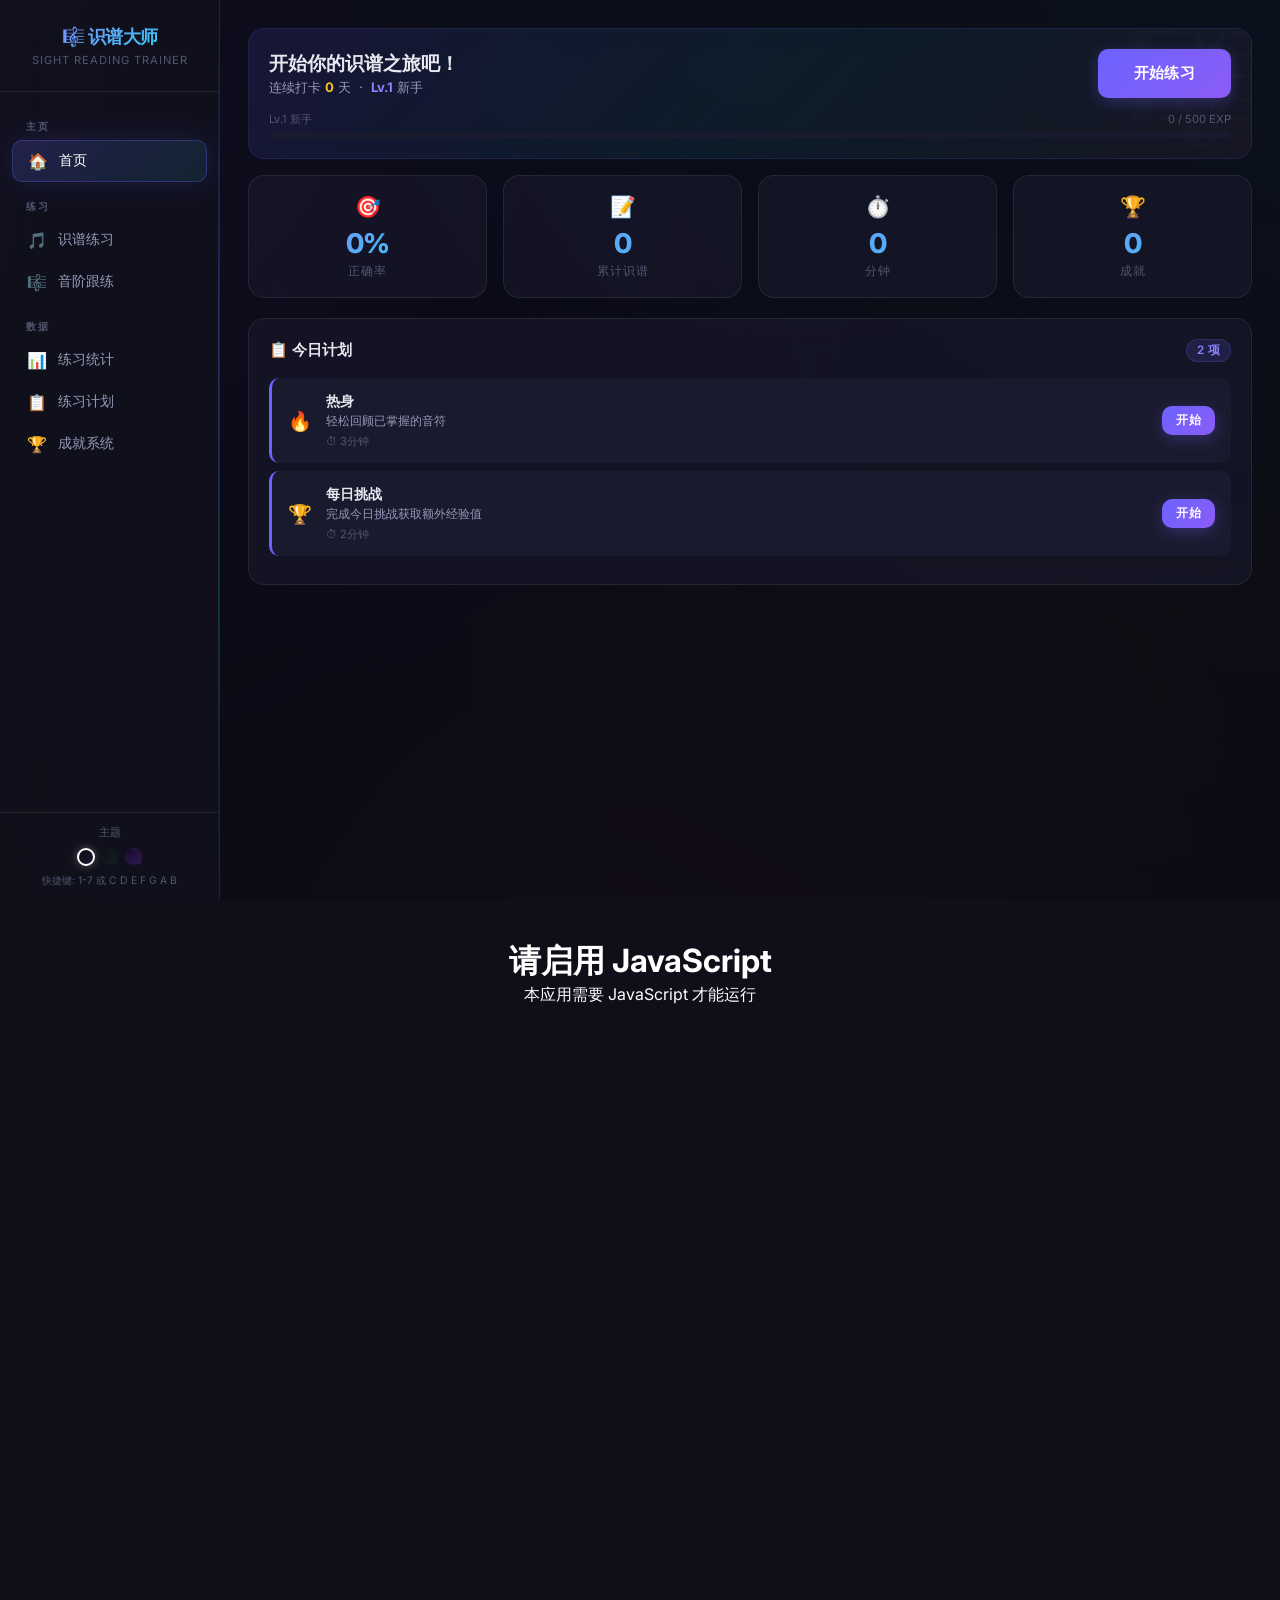
<file: deploy.html>
<!DOCTYPE html>
<html lang="zh-CN">
<head>
<meta charset="UTF-8">
<meta name="viewport" content="width=device-width, initial-scale=1.0">
<title>识谱大师 — 五线谱练习</title>
<style>
/* ========== CSS Variables — Premium Music Theme ========== */
:root {
  --bg: #0a0a14;
  --bg2: #12121e;
  --bg3: #1a1a2e;
  --bg-card: rgba(26, 26, 46, 0.6);
  --bg-glass: rgba(255,255,255,0.03);
  --border: rgba(255,255,255,0.08);
  --border-glow: rgba(108,99,255,0.3);
  --text: #e8e8f0;
  --text2: #9898b8;
  --text3: #555570;
  --primary: #6c63ff;
  --primary2: #8b83ff;
  --primary-glow: rgba(108,99,255,0.15);
  --success: #4ade80;
  --danger: #f87171;
  --warning: #fbbf24;
  --info: #60a5fa;
  --purple: #a78bfa;
  --pink: #f472b6;
  --cyan: #22d3ee;
  --gold: #f59e0b;
  --radius: 16px;
  --radius-sm: 10px;
  --radius-xs: 6px;
  --shadow: 0 8px 32px rgba(0,0,0,0.4);
  --shadow-glow: 0 0 30px rgba(108,99,255,0.15);
  --transition: all 0.3s cubic-bezier(0.4, 0, 0.2, 1);
  --font: 'SF Pro Display', -apple-system, BlinkMacSystemFont, 'Segoe UI', 'Noto Sans SC', sans-serif;
}

/* ========== Reset ========== */
* { margin: 0; padding: 0; box-sizing: border-box; }
html { font-size: 16px; scroll-behavior: smooth; }
body {
  font-family: var(--font);
  background: var(--bg);
  color: var(--text);
  min-height: 100vh;
  overflow-x: hidden;
  -webkit-font-smoothing: antialiased;
}
a { color: var(--primary2); text-decoration: none; }
button { cursor: pointer; border: none; outline: none; font-family: inherit; background: none; }
input, select { font-family: inherit; outline: none; }

/* ========== Scrollbar ========== */
::-webkit-scrollbar { width: 6px; }
::-webkit-scrollbar-track { background: transparent; }
::-webkit-scrollbar-thumb { background: var(--border); border-radius: 3px; }

/* ========== Layout ========== */
.app-container { display: flex; min-height: 100vh; }

/* ========== Sidebar — Glassmorphism ========== */
.sidebar {
  width: 220px;
  background: rgba(18, 18, 30, 0.85);
  backdrop-filter: blur(20px);
  -webkit-backdrop-filter: blur(20px);
  border-right: 1px solid var(--border);
  display: flex;
  flex-direction: column;
  position: fixed;
  height: 100vh;
  z-index: 100;
  transition: transform 0.3s ease;
}
.sidebar-header {
  padding: 24px 20px;
  border-bottom: 1px solid var(--border);
  text-align: center;
}
.sidebar-header h1 {
  font-size: 1.15rem;
  font-weight: 800;
  background: linear-gradient(135deg, #8b83ff, #22d3ee, #f472b6, #f59e0b);
  background-size: 300% 300%;
  -webkit-background-clip: text;
  -webkit-text-fill-color: transparent;
  background-clip: text;
  animation: gradientShift 6s ease infinite;
  letter-spacing: -0.5px;
}
@keyframes gradientShift {
  0%, 100% { background-position: 0% 50%; }
  50% { background-position: 100% 50%; }
}
.sidebar-header .subtitle {
  font-size: 0.7rem;
  color: var(--text3);
  margin-top: 4px;
  letter-spacing: 1px;
  text-transform: uppercase;
}
.sidebar-nav { flex: 1; padding: 12px; overflow-y: auto; }
.nav-item {
  display: flex;
  align-items: center;
  gap: 10px;
  padding: 10px 14px;
  border-radius: var(--radius-sm);
  color: var(--text2);
  font-size: 0.85rem;
  transition: var(--transition);
  margin-bottom: 2px;
  cursor: pointer;
  position: relative;
}
.nav-item:hover { color: var(--text); background: var(--bg-glass); }
.nav-item.active {
  color: #fff;
  background: linear-gradient(135deg, rgba(108,99,255,0.2), rgba(34,211,238,0.1));
  border: 1px solid var(--border-glow);
  box-shadow: var(--shadow-glow);
}
.nav-item .icon { font-size: 1rem; width: 22px; text-align: center; }
.nav-group-title {
  font-size: 0.65rem;
  color: var(--text3);
  text-transform: uppercase;
  letter-spacing: 1.5px;
  padding: 16px 14px 6px;
  font-weight: 600;
}

.main-content {
  flex: 1;
  margin-left: 220px;
  padding: 28px;
  max-width: 1100px;
}

/* ========== Cards — Glassmorphism ========== */
.card {
  background: var(--bg-card);
  backdrop-filter: blur(10px);
  border: 1px solid var(--border);
  border-radius: var(--radius);
  padding: 20px;
  margin-bottom: 16px;
  transition: var(--transition);
}
.card:hover {
  border-color: rgba(255,255,255,0.12);
  box-shadow: 0 4px 20px rgba(0,0,0,0.2);
}
.card-header {
  display: flex;
  align-items: center;
  justify-content: space-between;
  margin-bottom: 16px;
}
.card-title { font-size: 0.95rem; font-weight: 600; color: var(--text); }

/* ========== Buttons ========== */
.btn, .nav-item, .mode-card, .diff-card, .toggle, .answer-btn {
  cursor: pointer;
  user-select: none;
  -webkit-user-select: none;
}
.btn {
  padding: 10px 20px;
  border-radius: var(--radius-sm);
  font-size: 0.85rem;
  font-weight: 600;
  transition: var(--transition);
  display: inline-flex;
  align-items: center;
  gap: 6px;
  letter-spacing: 0.3px;
}
.btn-primary {
  background: linear-gradient(135deg, var(--primary), #8b5cf6);
  color: #fff;
  box-shadow: 0 4px 15px rgba(108,99,255,0.3);
}
.btn-primary:hover {
  transform: translateY(-2px);
  box-shadow: 0 6px 25px rgba(108,99,255,0.4);
}
.btn-success { background: linear-gradient(135deg, #22c55e, #16a34a); color: #fff; }
.btn-danger { background: linear-gradient(135deg, #ef4444, #dc2626); color: #fff; }
.btn-outline {
  background: transparent;
  border: 1px solid var(--border);
  color: var(--text2);
}
.btn-outline:hover { border-color: var(--primary); color: var(--primary2); background: var(--primary-glow); }
.btn-sm { padding: 6px 14px; font-size: 0.78rem; }
.btn-lg { padding: 14px 32px; font-size: 0.95rem; }

/* ========== Grid ========== */
.grid { display: grid; gap: 16px; }
.grid-2 { grid-template-columns: repeat(2, 1fr); }
.grid-3 { grid-template-columns: repeat(3, 1fr); }
.grid-4 { grid-template-columns: repeat(4, 1fr); }
@media (max-width: 768px) {
  .grid-2, .grid-3, .grid-4 { grid-template-columns: 1fr 1fr; }
}

/* ========== Page Header ========== */
.page-header {
  display: flex;
  align-items: center;
  justify-content: space-between;
  margin-bottom: 24px;
  flex-wrap: wrap;
  gap: 12px;
}
.page-title { font-size: 1.4rem; font-weight: 700; letter-spacing: -0.5px; }
.page-desc { color: var(--text2); font-size: 0.82rem; margin-top: 4px; }

/* ========== Stat Cards — Animated Gradient Border ========== */
.stat-card {
  background: var(--bg-card);
  border: 1px solid var(--border);
  border-radius: var(--radius);
  padding: 18px;
  text-align: center;
  position: relative;
  overflow: hidden;
  transition: var(--transition);
}
.stat-card::before {
  content: '';
  position: absolute;
  top: 0; left: 0; right: 0;
  height: 3px;
  background: linear-gradient(90deg, var(--primary), var(--cyan), var(--pink));
  opacity: 0;
  transition: opacity 0.3s;
}
.stat-card:hover::before { opacity: 1; }
.stat-card .stat-icon { font-size: 1.3rem; margin-bottom: 8px; }
.stat-card .stat-number {
  font-size: 1.7rem;
  font-weight: 800;
  background: linear-gradient(135deg, var(--primary2), var(--cyan));
  -webkit-background-clip: text;
  -webkit-text-fill-color: transparent;
  background-clip: text;
  letter-spacing: -1px;
}
.stat-card .stat-label { font-size: 0.72rem; color: var(--text3); margin-top: 4px; text-transform: uppercase; letter-spacing: 1px; }

/* ========== Badges ========== */
.badge {
  display: inline-flex;
  align-items: center;
  padding: 3px 10px;
  border-radius: 20px;
  font-size: 0.72rem;
  font-weight: 600;
  letter-spacing: 0.5px;
}
.badge-primary { background: var(--primary-glow); color: var(--primary2); border: 1px solid rgba(108,99,255,0.2); }
.badge-success { background: rgba(74,222,128,0.12); color: var(--success); border: 1px solid rgba(74,222,128,0.2); }
.badge-danger { background: rgba(248,113,113,0.12); color: var(--danger); }
.badge-warning { background: rgba(251,191,36,0.12); color: var(--warning); }
.badge-level {
  background: linear-gradient(135deg, var(--primary), var(--cyan));
  color: #fff;
  padding: 4px 14px;
  font-weight: 700;
}

/* ========== Level Bar ========== */
.level-bar {
  width: 100%;
  height: 6px;
  background: var(--bg3);
  border-radius: 3px;
  overflow: hidden;
}
.level-bar-fill {
  height: 100%;
  background: linear-gradient(90deg, var(--primary), var(--cyan), var(--pink));
  background-size: 200% 100%;
  border-radius: 3px;
  transition: width 0.8s cubic-bezier(0.4, 0, 0.2, 1);
  animation: barGlow 2s ease infinite;
}
@keyframes barGlow {
  0%, 100% { background-position: 0% 50%; }
  50% { background-position: 100% 50%; }
}

/* ========== Practice Area ========== */
.practice-area {
  display: flex;
  flex-direction: column;
  align-items: center;
  gap: 16px;
}

/* Practice Bar */
.practice-bar {
  display: flex;
  align-items: center;
  justify-content: space-between;
  width: 100%;
  max-width: 560px;
  padding: 10px 18px;
  background: var(--bg-card);
  border: 1px solid var(--border);
  border-radius: var(--radius-sm);
  font-size: 0.85rem;
}
.practice-bar .stat-item { display: flex; align-items: center; gap: 6px; color: var(--text2); }
.practice-bar .stat-value { font-weight: 700; font-size: 1rem; color: var(--text); font-variant-numeric: tabular-nums; }
.practice-bar .timer .stat-value { color: var(--warning); }
.practice-bar .combo .stat-value { color: var(--pink); }

/* Score Display — Concert Stage Feel */
.score-display {
  background: linear-gradient(180deg, rgba(18,18,30,0.95), rgba(10,10,20,0.98));
  border: 1px solid var(--border);
  border-radius: var(--radius);
  padding: 28px 36px;
  min-height: 170px;
  display: flex;
  align-items: center;
  justify-content: center;
  width: 100%;
  max-width: 560px;
  position: relative;
  overflow: visible;
  box-shadow: inset 0 1px 0 rgba(255,255,255,0.03), 0 8px 32px rgba(0,0,0,0.4);
}
.score-display::before {
  content: '';
  position: absolute;
  top: 0; left: 20%; right: 20%;
  height: 1px;
  background: linear-gradient(90deg, transparent, rgba(108,99,255,0.3), transparent);
}
.score-display svg { max-width: 100%; height: auto; }
.score-display .hint {
  position: absolute;
  top: 10px;
  right: 14px;
  font-size: 0.72rem;
  color: var(--text3);
  letter-spacing: 0.5px;
}

/* Practice Hint Bar */
.practice-hint-bar {
  display: flex;
  gap: 18px;
  justify-content: center;
  align-items: center;
  padding: 8px 18px;
  background: var(--bg-card);
  border: 1px solid var(--border);
  border-radius: var(--radius-sm);
  width: 100%;
  max-width: 560px;
  font-size: 0.82rem;
}
.hint-toggle {
  display: flex;
  align-items: center;
  gap: 6px;
  cursor: pointer;
  color: var(--text2);
  user-select: none;
  transition: color 0.2s;
}
.hint-toggle:hover { color: var(--text); }
.hint-toggle input[type="checkbox"] {
  width: 16px;
  height: 16px;
  accent-color: var(--primary);
  cursor: pointer;
}

/* ========== Answer Options ========== */
.answer-options {
  display: grid;
  grid-template-columns: repeat(7, 1fr);
  gap: 8px;
  width: 100%;
  max-width: 560px;
}
.answer-btn {
  padding: 14px 8px;
  border-radius: var(--radius-sm);
  font-size: 1.2rem;
  font-weight: 800;
  text-align: center;
  transition: var(--transition);
  border: 2px solid var(--border);
  background: linear-gradient(180deg, rgba(26,26,46,0.8), rgba(20,20,35,0.9));
  color: var(--text);
  position: relative;
  overflow: hidden;
  backdrop-filter: blur(4px);
}
.answer-btn::before {
  content: '';
  position: absolute;
  inset: 0;
  background: radial-gradient(circle at center, rgba(255,255,255,0.08), transparent);
  opacity: 0;
  transition: opacity 0.3s;
}
.answer-btn:hover::before { opacity: 1; }
.answer-btn:hover { border-color: var(--primary); transform: translateY(-3px); box-shadow: 0 6px 20px rgba(0,0,0,0.3); }
.answer-btn.correct {
  border-color: var(--success);
  background: rgba(74,222,128,0.12);
  color: var(--success);
  animation: popIn 0.3s ease;
}
.answer-btn.wrong {
  border-color: var(--danger);
  background: rgba(248,113,113,0.12);
  color: var(--danger);
  animation: shake 0.4s ease;
}
.answer-btn:disabled { cursor: default; opacity: 0.5; }
.answer-btn:disabled:hover { transform: none; box-shadow: none; }

@keyframes popIn {
  0% { transform: scale(0.9); }
  50% { transform: scale(1.1); }
  100% { transform: scale(1); }
}
@keyframes shake {
  0%, 100% { transform: translateX(0); }
  25% { transform: translateX(-6px); }
  75% { transform: translateX(6px); }
}

/* ========== Mode & Difficulty Cards ========== */
.mode-cards { display: grid; grid-template-columns: repeat(auto-fit, minmax(180px, 1fr)); gap: 10px; }
.mode-card {
  padding: 18px;
  background: var(--bg3);
  border: 2px solid var(--border);
  border-radius: var(--radius);
  cursor: pointer;
  transition: var(--transition);
  text-align: center;
}
.mode-card:hover { border-color: var(--primary); transform: translateY(-3px); box-shadow: 0 8px 25px rgba(0,0,0,0.3); }
.mode-card.active {
  border-color: var(--primary);
  background: var(--primary-glow);
  box-shadow: var(--shadow-glow);
}
.mode-card .mode-icon { font-size: 1.4rem; margin-bottom: 6px; }
.mode-card .mode-name { font-weight: 700; font-size: 0.88rem; }
.mode-card .mode-desc { font-size: 0.72rem; color: var(--text2); margin-top: 4px; }

.difficulty-cards { display: flex; gap: 10px; flex-wrap: wrap; }
.diff-card {
  flex: 1;
  min-width: 100px;
  padding: 14px;
  background: var(--bg3);
  border: 2px solid var(--border);
  border-radius: var(--radius-sm);
  text-align: center;
  cursor: pointer;
  transition: var(--transition);
}
.diff-card:hover { border-color: var(--primary); transform: translateY(-2px); }
.diff-card.active {
  border-color: var(--primary);
  background: var(--primary-glow);
  box-shadow: var(--shadow-glow);
}
.diff-card .diff-level { font-size: 1.1rem; margin-bottom: 4px; }
.diff-card .diff-name { font-weight: 700; font-size: 0.82rem; }
.diff-card .diff-desc { font-size: 0.68rem; color: var(--text3); margin-top: 2px; }

/* ========== Toggle Switch ========== */
.toggle {
  position: relative;
  width: 44px;
  height: 24px;
  background: var(--bg3);
  border-radius: 12px;
  cursor: pointer;
  transition: var(--transition);
  border: 1px solid var(--border);
}
.toggle.active { background: var(--primary); border-color: var(--primary); }
.toggle::after {
  content: '';
  position: absolute;
  width: 18px;
  height: 18px;
  background: #fff;
  border-radius: 50%;
  top: 2px;
  left: 2px;
  transition: var(--transition);
  box-shadow: 0 2px 4px rgba(0,0,0,0.2);
}
.toggle.active::after { left: 22px; }

/* ========== Settings ========== */
.setting-row {
  display: flex;
  align-items: center;
  justify-content: space-between;
  padding: 12px 0;
  border-bottom: 1px solid rgba(255,255,255,0.04);
}
.setting-row:last-child { border-bottom: none; }
.setting-label { font-size: 0.88rem; font-weight: 500; }
.setting-desc { font-size: 0.72rem; color: var(--text3); margin-top: 2px; }

/* ========== Piano Keyboard — Concert Grand ========== */
.piano-container {
  width: 100%;
  max-width: 560px;
  overflow-x: auto;
  padding: 12px 0;
  display: flex;
  justify-content: center;
}
.piano {
  position: relative;
  height: 100px;
  user-select: none;
  background: linear-gradient(180deg, #2a1a0a, #1a0f05);
  border-radius: 0 0 8px 8px;
  padding: 4px 6px 6px;
  box-shadow: 0 6px 20px rgba(0,0,0,0.5), inset 0 1px 0 rgba(255,255,255,0.05);
}
.piano {
  position: relative;
  height: 100px;
  user-select: none;
}
.piano .white-key {
  position: absolute;
  width: 36px;
  height: 100px;
  background: linear-gradient(180deg, #f8f8f8, #e8e8e8);
  border: 1px solid #bbb;
  border-radius: 0 0 6px 6px;
  cursor: pointer;
  transition: background 0.1s;
  z-index: 1;
  box-shadow: inset 0 -3px 6px rgba(0,0,0,0.05);
}
.piano .white-key:hover { background: linear-gradient(180deg, #eee, #ddd); }
.piano .white-key.active {
  background: linear-gradient(180deg, var(--primary2), var(--primary));
  border-color: var(--primary);
  box-shadow: 0 0 15px rgba(108,99,255,0.4);
}
.piano .white-key .key-label {
  position: absolute;
  bottom: 6px;
  width: 100%;
  text-align: center;
  font-size: 0.6rem;
  color: #888;
  pointer-events: none;
  font-weight: 600;
}
.piano .white-key.active .key-label { color: #fff; }
.piano .black-key {
  position: absolute;
  width: 22px;
  height: 62px;
  background: linear-gradient(180deg, #333, #111);
  border: 1px solid #000;
  border-radius: 0 0 4px 4px;
  cursor: pointer;
  z-index: 2;
  box-shadow: inset 0 -2px 4px rgba(255,255,255,0.05);
}
.piano .black-key:hover { background: linear-gradient(180deg, #444, #222); }
.piano .black-key.active {
  background: linear-gradient(180deg, var(--primary), #4440aa);
  box-shadow: 0 0 10px rgba(108,99,255,0.5);
}

/* ========== Results Panel ========== */
.results-panel { text-align: center; padding: 30px 20px; }
.results-panel .result-icon { font-size: 3rem; margin-bottom: 12px; }
.results-panel .result-title { font-size: 1.3rem; font-weight: 700; margin-bottom: 8px; }
.results-panel .result-subtitle { color: var(--text2); margin-bottom: 24px; font-size: 0.85rem; }
.results-grid {
  display: grid;
  grid-template-columns: repeat(3, 1fr);
  gap: 16px;
  margin-bottom: 24px;
}
.result-stat .result-stat-value { font-size: 1.5rem; font-weight: 800; }
.result-stat .result-stat-label { font-size: 0.75rem; color: var(--text3); margin-top: 4px; text-transform: uppercase; letter-spacing: 0.5px; }

/* ========== Heatmap ========== */
.heatmap-grid { display: grid; grid-template-columns: repeat(7, 1fr); gap: 6px; }
.heatmap-cell {
  aspect-ratio: 1;
  border-radius: var(--radius-xs);
  display: flex;
  flex-direction: column;
  align-items: center;
  justify-content: center;
  font-size: 0.72rem;
  font-weight: 700;
  transition: var(--transition);
}
.heatmap-cell .note-name { font-size: 0.85rem; }
.heatmap-cell .note-pct { font-size: 0.62rem; opacity: 0.8; }

/* ========== Weak Notes ========== */
.weak-note-item {
  display: flex;
  align-items: center;
  gap: 12px;
  padding: 10px 0;
  border-bottom: 1px solid var(--border);
}
.weak-note-item:last-child { border-bottom: none; }
.weak-note-name {
  width: 34px;
  height: 34px;
  border-radius: 50%;
  display: flex;
  align-items: center;
  justify-content: center;
  font-weight: 800;
  font-size: 0.85rem;
}
.weak-note-bar { flex: 1; height: 6px; background: var(--bg3); border-radius: 3px; overflow: hidden; }
.weak-note-bar-fill { height: 100%; border-radius: 3px; transition: width 0.6s ease; }

/* ========== Calendar Heatmap ========== */
.calendar-heatmap { display: flex; gap: 3px; flex-wrap: wrap; }
.calendar-cell {
  width: 14px;
  height: 14px;
  border-radius: 3px;
  background: var(--bg3);
  transition: var(--transition);
}
.calendar-cell.level-1 { background: rgba(108,99,255,0.2); }
.calendar-cell.level-2 { background: rgba(108,99,255,0.4); }
.calendar-cell.level-3 { background: rgba(108,99,255,0.6); }
.calendar-cell.level-4 { background: var(--primary); }

/* ========== Progress Bar ========== */
.progress-bar { width: 100%; height: 6px; background: var(--bg3); border-radius: 3px; overflow: hidden; }
.progress-bar-fill {
  height: 100%;
  background: linear-gradient(90deg, var(--primary), var(--success));
  border-radius: 3px;
  transition: width 0.5s ease;
}

/* ========== Plan Items ========== */
.plan-item {
  display: flex;
  align-items: center;
  gap: 14px;
  padding: 14px 16px;
  background: var(--bg3);
  border-radius: var(--radius-sm);
  margin-bottom: 8px;
  border-left: 3px solid var(--primary);
  transition: var(--transition);
}
.plan-item:hover { background: rgba(108,99,255,0.06); transform: translateX(4px); }
.plan-item .plan-icon { font-size: 1.2rem; }
.plan-item .plan-info { flex: 1; }
.plan-item .plan-title { font-weight: 600; font-size: 0.88rem; }
.plan-item .plan-desc { font-size: 0.75rem; color: var(--text2); margin-top: 2px; }
.plan-item .plan-meta { display: flex; gap: 12px; font-size: 0.7rem; color: var(--text3); margin-top: 4px; }

/* ========== Charts ========== */
.chart-container { width: 100%; height: 250px; position: relative; }


/* Speed Badge */
.speed-badge {
  position: absolute;
  top: -6px;
  right: -6px;
  padding: 2px 8px;
  border-radius: 10px;
  font-size: 0.65rem;
  font-weight: 700;
  z-index: 10;
}
.speed-badge.lightning { background: var(--warning); color: #000; }
.speed-badge.instant { background: var(--pink); color: #fff; }

/* ========== Animations ========== */
.fade-in { animation: fadeIn 0.3s ease; }
@keyframes fadeIn { from { opacity: 0; transform: translateY(8px); } to { opacity: 1; transform: translateY(0); } }
.slide-up { animation: slideUp 0.4s ease; }
@keyframes slideUp { from { opacity: 0; transform: translateY(16px); } to { opacity: 1; transform: translateY(0); } }

/* ========== Toast ========== */
.toast-container {
  position: fixed;
  top: 20px;
  right: 20px;
  z-index: 300;
  display: flex;
  flex-direction: column;
  gap: 8px;
}
.toast {
  padding: 12px 20px;
  border-radius: var(--radius-sm);
  font-size: 0.82rem;
  font-weight: 500;
  animation: slideIn 0.3s ease, fadeOut 0.3s ease 2.7s;
  box-shadow: var(--shadow);
  backdrop-filter: blur(10px);
}
.toast-success { background: rgba(74,222,128,0.9); color: #000; }
.toast-error { background: rgba(248,113,113,0.9); color: #fff; }
.toast-info { background: rgba(96,165,250,0.9); color: #fff; }
@keyframes slideIn { from { transform: translateX(100%); opacity: 0; } to { transform: translateX(0); opacity: 1; } }
@keyframes fadeOut { to { opacity: 0; transform: translateY(-10px); } }

/* ========== Mobile Menu Button ========== */
.mobile-menu-btn {
  display: none;
  position: fixed;
  top: 12px;
  left: 12px;
  z-index: 101;
  width: 40px;
  height: 40px;
  border-radius: 50%;
  background: var(--bg2);
  border: 1px solid var(--border);
  color: var(--text);
  font-size: 1.2rem;
  align-items: center;
  justify-content: center;
  transition: var(--transition);
}
.mobile-menu-btn:hover { background: var(--bg3); border-color: var(--primary); }

/* Sidebar Overlay */
.sidebar-overlay {
  display: none;
  position: fixed;
  inset: 0;
  background: rgba(0, 0, 0, 0.5);
  backdrop-filter: blur(4px);
  z-index: 99;
  opacity: 0;
  transition: opacity 0.3s;
}
.sidebar-overlay.active {
  display: block;
  opacity: 1;
}

/* ========== Background Ambient Effect ========== */
body::before {
  content: '';
  position: fixed;
  top: -50%;
  left: -50%;
  width: 200%;
  height: 200%;
  background:
    radial-gradient(ellipse at 15% 30%, rgba(108,99,255,0.06) 0%, transparent 40%),
    radial-gradient(ellipse at 85% 20%, rgba(34,211,238,0.05) 0%, transparent 40%),
    radial-gradient(ellipse at 50% 90%, rgba(244,114,182,0.04) 0%, transparent 40%),
    radial-gradient(ellipse at 70% 60%, rgba(245,158,11,0.02) 0%, transparent 30%);
  pointer-events: none;
  z-index: -1;
  animation: ambientDrift 20s ease-in-out infinite alternate;
}
@keyframes ambientDrift {
  0% { transform: translate(0, 0) rotate(0deg); }
  100% { transform: translate(30px, -20px) rotate(2deg); }
}

/* Floating music notes background */
body::after {
  content: '♩ ♪ ♫ ♬ ♭ ♮ ♯';
  position: fixed;
  top: 0;
  left: 0;
  width: 100%;
  height: 100%;
  font-size: 2rem;
  color: rgba(108,99,255,0.015);
  letter-spacing: 80px;
  line-height: 200px;
  word-spacing: 60px;
  overflow: hidden;
  pointer-events: none;
  z-index: -1;
  animation: noteFloat 30s linear infinite;
}
@keyframes noteFloat {
  0% { transform: translateY(0); }
  100% { transform: translateY(-200px); }
}

/* ========== SVG Score Animations ========== */
.note-appear {
  animation: noteAppear 0.4s cubic-bezier(0.34, 1.56, 0.64, 1);
}
@keyframes noteAppear {
  0% { opacity: 0; transform: translateY(15px) scale(0.7); }
  60% { opacity: 1; transform: translateY(-3px) scale(1.05); }
  100% { opacity: 1; transform: translateY(0) scale(1); }
}

.score-pulse {
  animation: scorePulse 2s ease-in-out infinite;
}
@keyframes scorePulse {
  0%, 100% { opacity: 0.4; transform: scale(1); }
  50% { opacity: 0.8; transform: scale(1.08); }
}

.result-indicator {
  animation: resultPop 0.4s cubic-bezier(0.34, 1.56, 0.64, 1);
}
@keyframes resultPop {
  0% { opacity: 0; transform: scale(0.5); }
  100% { opacity: 1; transform: scale(1); }
}

/* Score display states */
.score-display.state-correct {
  border-color: rgba(74, 222, 128, 0.3);
  box-shadow: inset 0 1px 0 rgba(255,255,255,0.03), 0 0 30px rgba(74, 222, 128, 0.1);
}
.score-display.state-wrong {
  border-color: rgba(248, 113, 113, 0.3);
  box-shadow: inset 0 1px 0 rgba(255,255,255,0.03), 0 0 30px rgba(248, 113, 113, 0.1);
  animation: scoreShake 0.4s ease;
}
@keyframes scoreShake {
  0%, 100% { transform: translateX(0); }
  20% { transform: translateX(-4px); }
  40% { transform: translateX(4px); }
  60% { transform: translateX(-3px); }
  80% { transform: translateX(2px); }
}

/* ========== Improved Page Transitions ========== */
.page { display: none; }
.page.active { display: block; animation: pageEnter 0.35s cubic-bezier(0.4, 0, 0.2, 1); }
@keyframes pageEnter {
  from { opacity: 0; transform: translateY(12px); }
  to { opacity: 1; transform: translateY(0); }
}

/* ========== Answer Button Ripple ========== */
.answer-btn::after {
  content: '';
  position: absolute;
  inset: 0;
  background: radial-gradient(circle at var(--ripple-x, 50%) var(--ripple-y, 50%), rgba(255,255,255,0.2), transparent 60%);
  opacity: 0;
  transition: opacity 0.3s;
  pointer-events: none;
}
.answer-btn:active::after { opacity: 1; }

/* ========== Improved Combo Flash ========== */
.combo-flash {
  position: fixed;
  top: 50%;
  left: 50%;
  transform: translate(-50%, -50%);
  font-size: 2.5rem;
  font-weight: 900;
  pointer-events: none;
  opacity: 0;
  z-index: 999;
  background: linear-gradient(135deg, var(--pink), var(--warning), var(--cyan));
  -webkit-background-clip: text;
  -webkit-text-fill-color: transparent;
  background-clip: text;
  filter: drop-shadow(0 0 20px rgba(244,114,182,0.4));
  letter-spacing: 3px;
}
.combo-flash.show { animation: comboFlash 0.8s cubic-bezier(0.34, 1.56, 0.64, 1); }
@keyframes comboFlash {
  0% { opacity: 0; transform: translate(-50%, -50%) scale(0.3) rotate(-5deg); }
  30% { opacity: 1; transform: translate(-50%, -50%) scale(1.2) rotate(2deg); }
  60% { opacity: 1; transform: translate(-50%, -50%) scale(1.0) rotate(0deg); }
  100% { opacity: 0; transform: translate(-50%, -50%) scale(1.4) rotate(-2deg); }
}

/* ========== Particle burst on correct answer ========== */
.particle-burst {
  position: fixed;
  pointer-events: none;
  z-index: 998;
}
.particle {
  position: absolute;
  width: 6px;
  height: 6px;
  border-radius: 50%;
  animation: particleFly 0.6s cubic-bezier(0.25, 0.46, 0.45, 0.94) forwards;
}
@keyframes particleFly {
  0% { opacity: 1; transform: translate(0, 0) scale(1); }
  100% { opacity: 0; transform: translate(var(--px), var(--py)) scale(0); }
}

/* ========== Theme Switcher ========== */
.theme-switcher {
  display: flex;
  gap: 6px;
  align-items: center;
}
.theme-dot {
  width: 18px;
  height: 18px;
  border-radius: 50%;
  cursor: pointer;
  border: 2px solid transparent;
  transition: var(--transition);
}
.theme-dot:hover { transform: scale(1.2); }
.theme-dot.active { border-color: #fff; box-shadow: 0 0 8px rgba(255,255,255,0.3); }
.theme-dot.dark { background: linear-gradient(135deg, #0a0a14, #1a1a2e); }
.theme-dot.midnight { background: linear-gradient(135deg, #0d1117, #161b22); }
.theme-dot.purple { background: linear-gradient(135deg, #1a0a2e, #2d1b4e); }

/* ========== Improved Responsive ========== */
@media (max-width: 768px) {
  .sidebar { transform: translateX(-100%); width: 260px; }
  .sidebar.open { transform: translateX(0); box-shadow: 4px 0 30px rgba(0,0,0,0.5); }
  .main-content { margin-left: 0; padding: 16px; padding-top: 56px; }
  .mobile-menu-btn { display: flex; }
  .answer-options { grid-template-columns: repeat(4, 1fr); gap: 6px; }
  .answer-btn { padding: 12px 6px; font-size: 1rem; }
  .results-grid { grid-template-columns: repeat(2, 1fr); }
  .grid-4 { grid-template-columns: 1fr 1fr; }
  .grid-2 { grid-template-columns: 1fr; }
  .score-display { padding: 20px 16px; min-height: 140px; }
  .practice-bar { font-size: 0.78rem; padding: 8px 12px; }
  .practice-hint-bar { flex-wrap: wrap; gap: 10px; padding: 8px 12px; }
  .mode-cards { grid-template-columns: 1fr 1fr; }
  .difficulty-cards { flex-wrap: wrap; }
  .diff-card { min-width: 80px; padding: 10px; }
  .page-title { font-size: 1.2rem; }
  .stat-card { padding: 14px; }
  .stat-card .stat-number { font-size: 1.4rem; }
  .plan-item { padding: 12px; gap: 10px; }
  .card { padding: 16px; }
}

@media (max-width: 480px) {
  .answer-options { grid-template-columns: repeat(4, 1fr); gap: 5px; }
  .answer-btn { padding: 10px 4px; font-size: 0.95rem; }
  .results-grid { grid-template-columns: 1fr 1fr; gap: 10px; }
  .result-stat .result-stat-value { font-size: 1.2rem; }
  .combo-flash { font-size: 1.8rem; }
  .mode-cards { grid-template-columns: 1fr; }
  .stat-card .stat-number { font-size: 1.2rem; }
}

/* ========== Scale Practice ========== */
.scale-select {
  background: var(--bg3);
  border: 1px solid var(--border);
  border-radius: var(--radius-xs);
  color: var(--text);
  padding: 6px 10px;
  font-size: 0.82rem;
  min-width: 120px;
  cursor: pointer;
  transition: var(--transition);
}
.scale-select:hover { border-color: var(--primary); }
.scale-select:focus { border-color: var(--primary); outline: none; box-shadow: 0 0 0 2px var(--primary-glow); }
.scale-select option { background: var(--bg2); color: var(--text); }
.scale-select optgroup { color: var(--text3); font-weight: 600; }

.bpm-slider {
  -webkit-appearance: none;
  appearance: none;
  width: 100%;
  height: 6px;
  background: var(--bg3);
  border-radius: 3px;
  outline: none;
  flex: 1;
}
.bpm-slider::-webkit-slider-thumb {
  -webkit-appearance: none;
  width: 18px;
  height: 18px;
  border-radius: 50%;
  background: var(--primary);
  cursor: pointer;
  box-shadow: 0 0 8px rgba(108,99,255,0.4);
  transition: var(--transition);
}
.bpm-slider::-webkit-slider-thumb:hover { transform: scale(1.2); box-shadow: 0 0 12px rgba(108,99,255,0.6); }

.bpm-input {
  background: var(--bg3);
  border: 1px solid var(--border);
  border-radius: var(--radius-xs);
  color: var(--text);
  padding: 6px 8px;
  font-size: 0.85rem;
  width: 60px;
  text-align: center;
  font-weight: 700;
  font-variant-numeric: tabular-nums;
}
.bpm-input:focus { border-color: var(--primary); outline: none; }

.beat-dots {
  display: flex;
  gap: 6px;
  align-items: center;
}
.beat-dot {
  width: 32px;
  height: 32px;
  border-radius: 50%;
  display: flex;
  align-items: center;
  justify-content: center;
  font-size: 0.75rem;
  font-weight: 700;
  cursor: pointer;
  transition: var(--transition);
  background: var(--bg3);
  border: 2px solid var(--border);
  color: var(--text2);
}
.beat-dot:hover { border-color: var(--primary); }
.beat-dot.accent {
  background: var(--primary-glow);
  border-color: var(--primary);
  color: var(--primary2);
}
.beat-dot.muted {
  background: transparent;
  border-color: var(--text3);
  color: var(--text3);
  opacity: 0.5;
}

.beat-indicator {
  display: flex;
  gap: 10px;
  justify-content: center;
  padding: 8px 0;
}
.bi-dot {
  width: 14px;
  height: 14px;
  border-radius: 50%;
  background: var(--bg3);
  border: 2px solid var(--border);
  transition: all 0.1s ease;
}
.bi-dot.active {
  background: var(--primary);
  border-color: var(--primary2);
  box-shadow: 0 0 12px rgba(108,99,255,0.6);
  transform: scale(1.3);
}

.usage-guide {
  background: var(--bg3);
  border: 1px solid var(--border);
  border-radius: var(--radius-sm);
  padding: 14px 16px;
  margin-bottom: 16px;
}
.usage-guide-title {
  font-size: 0.85rem;
  font-weight: 600;
  margin-bottom: 10px;
  color: var(--text);
}
.usage-guide-item {
  display: flex;
  gap: 10px;
  align-items: flex-start;
  margin-bottom: 8px;
  font-size: 0.78rem;
  color: var(--text2);
  line-height: 1.5;
}
.usage-guide-item:last-child { margin-bottom: 0; }
.usage-guide-icon {
  font-size: 1rem;
  flex-shrink: 0;
  width: 24px;
  text-align: center;
}

/* ========== Follow Mode Hint ========== */
.follow-hint {
  text-align: center;
  font-size: 0.85rem;
  color: var(--cyan);
  padding: 6px 0;
  animation: scorePulse 2s ease-in-out infinite;
}

/* ========== Piano Keyboard — Larger, Scrollable ========== */
.piano-container {
  width: 100%;
  max-width: 100%;
  overflow-x: auto;
  overflow-y: hidden;
  padding: 8px 0;
  display: flex;
  justify-content: center;
  align-items: center;
  -webkit-overflow-scrolling: touch;
}
.piano {
  position: relative;
  height: 90px;
  user-select: none;
  flex-shrink: 0;
  margin: 0 auto;
}
.piano .white-key {
  width: 32px;
  height: 90px;
}
.piano .black-key {
  width: 20px;
  height: 56px;
}

/* ========== Mobile Landscape ========== */
@media (max-height: 500px) and (orientation: landscape) {
  .main-content { padding: 8px 12px; }
  .page-header { margin-bottom: 12px; }
  .page-title { font-size: 1rem; }
  .page-desc { display: none; }

  .practice-bar { padding: 4px 10px; font-size: 0.72rem; gap: 8px; }
  .practice-bar .stat-value { font-size: 0.85rem; }

  .beat-indicator { padding: 4px 0; gap: 6px; }
  .bi-dot { width: 10px; height: 10px; }

  .score-display {
    padding: 8px 12px;
    min-height: 120px;
  }

  .piano-container { padding: 4px 0; }
  .piano { height: 70px; }
  .piano .white-key { width: 28px; height: 70px; }
  .piano .black-key { width: 18px; height: 44px; }
  .piano .white-key .key-label { font-size: 0.5rem; bottom: 3px; }

  .follow-hint { font-size: 0.75rem; padding: 3px 0; }

  .answer-options { gap: 4px; }
  .answer-btn { padding: 8px 4px; font-size: 0.85rem; }

  .card { padding: 10px 14px; margin-bottom: 8px; }
  .setting-row { padding: 6px 0; }

  .grid-2 { gap: 8px; }

  .btn-lg { padding: 8px 20px; font-size: 0.85rem; }

  .results-panel { padding: 12px 10px; }
  .result-icon { font-size: 2rem; margin-bottom: 6px; }
  .result-title { font-size: 1rem; margin-bottom: 4px; }
  .results-grid { gap: 8px; margin-bottom: 12px; }
  .result-stat .result-stat-value { font-size: 1.2rem; }
}

/* Tablet landscape */
@media (min-width: 768px) and (max-height: 600px) {
  .score-display { min-height: 150px; padding: 10px 16px; }
  .piano { height: 80px; }
  .piano .white-key { width: 30px; height: 80px; }
  .piano .black-key { width: 19px; height: 50px; }
}

/* Sidebar glow line */
.sidebar::after {
  content: '';
  position: absolute;
  top: 0;
  right: 0;
  width: 1px;
  height: 100%;
  background: linear-gradient(180deg, transparent, rgba(108,99,255,0.3), rgba(34,211,238,0.2), transparent);
  pointer-events: none;
}
</style>
<link rel="preconnect" href="https://fonts.googleapis.com"><link href="https://fonts.googleapis.com/css2?family=Inter:wght@400;500;600;700;800;900&display=swap" rel="stylesheet"><style>body{font-family:Inter,var(--font)}</style></head><body>
<body>
  <div class="app-container">
    <!-- Mobile Menu Button -->
    <button class="btn btn-icon mobile-menu-btn" id="mobileMenuBtn">☰</button>
    <!-- Mobile Sidebar Overlay -->
    <div class="sidebar-overlay" id="sidebarOverlay"></div>

    <!-- Sidebar -->
    <aside class="sidebar">
      <div class="sidebar-header">
        <h1>🎼 识谱大师</h1>
        <div class="subtitle">Sight Reading Trainer</div>
      </div>
      <nav class="sidebar-nav">
        <div class="nav-group-title">主页</div>
        <div class="nav-item active" data-page="home">
          <span class="icon">🏠</span>
          <span>首页</span>
        </div>
        <div class="nav-group-title">练习</div>
        <div class="nav-item" data-page="practice">
          <span class="icon">🎵</span>
          <span>识谱练习</span>
        </div>
        <div class="nav-item" data-page="scale">
          <span class="icon">🎼</span>
          <span>音阶跟练</span>
        </div>
        <div class="nav-group-title">数据</div>
        <div class="nav-item" data-page="stats">
          <span class="icon">📊</span>
          <span>练习统计</span>
        </div>
        <div class="nav-item" data-page="plan">
          <span class="icon">📋</span>
          <span>练习计划</span>
        </div>
        <div class="nav-item" data-page="achievements">
          <span class="icon">🏆</span>
          <span>成就系统</span>
        </div>
      </nav>
      <div style="padding:12px;border-top:1px solid var(--border)">
        <div style="font-size:0.68rem;color:var(--text3);text-align:center;margin-bottom:8px">主题</div>
        <div class="theme-switcher" style="justify-content:center">
          <div class="theme-dot dark active" onclick="app.setTheme('dark')" title="深空"></div>
          <div class="theme-dot midnight" onclick="app.setTheme('midnight')" title="午夜"></div>
          <div class="theme-dot purple" onclick="app.setTheme('purple')" title="紫罗兰"></div>
        </div>
        <div style="font-size:0.65rem;color:var(--text3);text-align:center;margin-top:8px">
          快捷键: 1-7 或 C D E F G A B
        </div>
      </div>
    </aside>

    <!-- Main Content -->
    <main class="main-content">
      <!-- Home Page -->
      <div class="page active" id="page-home">
        <div id="homeContent">
          <div style="text-align:center;padding:60px;color:var(--text2)">
            <div style="font-size:2rem;margin-bottom:12px">⏳</div>
            <div>加载中...</div>
          </div>
        </div>
      </div>

      <!-- Practice Page -->
      <div class="page" id="page-practice">
        <div id="practiceSetup"></div>
        <div id="practiceArea" style="display:none"></div>
      </div>

      <!-- Stats Page -->
      <div class="page" id="page-stats">
        <div id="statsContent"></div>
      </div>

      <!-- Plan Page -->
      <div class="page" id="page-plan">
        <div id="planContent"></div>
      </div>

      <!-- Achievements Page -->
      <div class="page" id="page-achievements">
        <div id="achievementsContent"></div>
      </div>

      <!-- Scale Practice Page -->
      <div class="page" id="page-scale">
        <div id="scaleSetup"></div>
        <div id="scalePractice" style="display:none"></div>
      </div>
    </main>
  </div>

    <div style="text-align:center;padding:40px;color:#fff;background:#0f0f1a;min-height:100vh">
      <h1>请启用 JavaScript</h1>
      <p>本应用需要 JavaScript 才能运行</p>
    </div>

<div class="toast-container"></div>
<script>
// ========== Music Theory Constants & Utilities ==========

const NOTES = ['C', 'D', 'E', 'F', 'G', 'A', 'B'];
const NOTE_COLORS = {
  C: '#ef4444', D: '#fb923c', E: '#facc15', F: '#4ade80',
  G: '#22d3ee', A: '#60a5fa', B: '#a78bfa'
};

// Solfège names (fixed-do system)
const SOLFEGE = { C: 'Do', D: 'Re', E: 'Mi', F: 'Fa', G: 'Sol', A: 'La', B: 'Ti' };

// Piano key position names for reference
const PIANO_KEY_NAMES = {
  C: 'C键', D: 'D键', E: 'E键', F: 'F键',
  G: 'G键', A: 'A键', B: 'B键'
};

// Treble clef note positions (line/position → note name + octave)
// VexFlow: line 3 = middle C (C4), line 5 = first ledger line above = E5
// For treble clef: line 3 = B4, space above = C5
// Actually in VexFlow, keys are specified as "c/4", "d/4" etc.
// We generate random notes within a range

const TREBLE_NOTES = [
  { key: 'c/4', name: 'C', octave: 4, position: 'low' },   // Middle C (ledger line below)
  { key: 'd/4', name: 'D', octave: 4, position: 'low' },
  { key: 'e/4', name: 'E', octave: 4, position: 'low' },    // First line
  { key: 'f/4', name: 'F', octave: 4, position: 'low' },
  { key: 'g/4', name: 'G', octave: 4, position: 'mid' },    // Second line
  { key: 'a/4', name: 'A', octave: 4, position: 'mid' },
  { key: 'b/4', name: 'B', octave: 4, position: 'mid' },    // Third line (B)
  { key: 'c/5', name: 'C', octave: 5, position: 'mid' },
  { key: 'd/5', name: 'D', octave: 5, position: 'mid' },    // Fourth line
  { key: 'e/5', name: 'E', octave: 5, position: 'high' },
  { key: 'f/5', name: 'F', octave: 5, position: 'high' },   // Fifth line
  { key: 'g/5', name: 'G', octave: 5, position: 'high' },
  { key: 'a/5', name: 'A', octave: 5, position: 'high' },
  { key: 'b/5', name: 'B', octave: 5, position: 'high' },
  { key: 'c/6', name: 'C', octave: 6, position: 'high' },
];

const BASS_NOTES = [
  { key: 'e/2', name: 'E', octave: 2, position: 'low' },
  { key: 'f/2', name: 'F', octave: 2, position: 'low' },
  { key: 'g/2', name: 'G', octave: 2, position: 'low' },    // First line below
  { key: 'a/2', name: 'A', octave: 2, position: 'low' },
  { key: 'b/2', name: 'B', octave: 2, position: 'low' },
  { key: 'c/3', name: 'C', octave: 3, position: 'low' },    // Second line
  { key: 'd/3', name: 'D', octave: 3, position: 'low' },
  { key: 'e/3', name: 'E', octave: 3, position: 'mid' },    // Third line
  { key: 'f/3', name: 'F', octave: 3, position: 'mid' },
  { key: 'g/3', name: 'G', octave: 3, position: 'mid' },    // Fourth line
  { key: 'a/3', name: 'A', octave: 3, position: 'mid' },
  { key: 'b/3', name: 'B', octave: 3, position: 'mid' },    // Fifth line (B)
  { key: 'c/4', name: 'C', octave: 4, position: 'high' },   // Middle C (ledger line above)
  { key: 'd/4', name: 'D', octave: 4, position: 'high' },
  { key: 'e/4', name: 'E', octave: 4, position: 'high' },
];

// Difficulty levels define which notes are included
const DIFFICULTY_LEVELS = [
  {
    level: 1,
    name: '初识',
    desc: '中央C附近',
    trebleRange: [3, 7],    // E4-B4
    bassRange: [6, 10],     // E3-B3
    useSharps: false,
    useFlats: false,
    timeLimit: 8000,        // 8 seconds
    notesCount: 5
  },
  {
    level: 2,
    name: '入门',
    desc: '基本音域',
    trebleRange: [0, 10],   // C4-D5
    bassRange: [4, 12],     // C3-D4
    useSharps: false,
    useFlats: false,
    timeLimit: 5000,
    notesCount: 5
  },
  {
    level: 3,
    name: '进阶',
    desc: '扩展音域',
    trebleRange: [0, 12],   // C4-F5
    bassRange: [2, 14],     // G2-E4
    useSharps: true,
    useFlats: true,
    timeLimit: 3000,
    notesCount: 5
  },
  {
    level: 4,
    name: '高级',
    desc: '全音域',
    trebleRange: [0, 14],   // All treble
    bassRange: [0, 14],     // All bass
    useSharps: true,
    useFlats: true,
    timeLimit: 2000,
    notesCount: 5
  },
  {
    level: 5,
    name: '大师',
    desc: '快速双谱切换',
    trebleRange: [0, 14],
    bassRange: [0, 14],
    useSharps: true,
    useFlats: true,
    timeLimit: 1500,
    notesCount: 5
  }
];

// Piano key frequencies (for audio playback)
const PIANO_NOTES = {};
(() => {
  const noteNames = ['C', 'C#', 'D', 'D#', 'E', 'F', 'F#', 'G', 'G#', 'A', 'A#', 'B'];
  for (let octave = 0; octave <= 8; octave++) {
    for (let i = 0; i < 12; i++) {
      const name = noteNames[i] + octave;
      const midi = octave * 12 + i + 12;
      const freq = 440 * Math.pow(2, (midi - 69) / 12);
      PIANO_NOTES[name] = { freq, midi, name: noteNames[i], octave };
    }
  }
})();

// Get frequency for a VexFlow key like "c/4"
function getFrequencyForKey(vexKey) {
  const [note, octave] = vexKey.split('/');
  const lookup = note.toUpperCase() + (note.includes('#') ? '' : '') + octave;
  const entry = PIANO_NOTES[lookup];
  return entry ? entry.freq : 440;
}

// Utility: random item from array
function randomItem(arr) {
  return arr[Math.floor(Math.random() * arr.length)];
}

// Utility: random integer in range [min, max]
function randomInt(min, max) {
  return Math.floor(Math.random() * (max - min + 1)) + min;
}

// Generate a random note for practice
function generateRandomNote(difficulty, clef) {
  const level = DIFFICULTY_LEVELS[difficulty - 1];
  const isTreble = clef === 'treble' || (clef === 'random' && Math.random() > 0.5);
  const notes = isTreble ? TREBLE_NOTES : BASS_NOTES;
  const range = isTreble ? level.trebleRange : level.bassRange;

  let note = notes[randomInt(range[0], range[1])];

  // Optionally add sharp or flat
  let displayKey = note.key;
  let displayName = note.name;
  let accidental = null;

  if (level.useSharps && Math.random() > 0.7) {
    accidental = '#';
    displayName = note.name + '#';
    // For VexFlow, sharps use the key notation
    displayKey = note.key; // VexFlow handles accidentals via modifier
  } else if (level.useFlats && Math.random() > 0.7) {
    accidental = 'b';
    displayName = note.name + 'b';
    displayKey = note.key;
  }

  return {
    key: displayKey,
    name: note.name, // Base note name for answer (C, D, E, etc.)
    displayName: displayName,
    octave: note.octave,
    clef: isTreble ? 'treble' : 'bass',
    accidental: accidental,
    position: note.position
  };
}
</script><script>
// ========== Audio Module — Multiple Sound Presets ==========

class AudioManager {
  constructor() {
    this.ctx = null;
    this.enabled = true;
    this.preset = 'warm'; // default preset
    this.presets = {
      warm:   { name: '温暖钢琴', icon: '🎹' },
      bright: { name: '明亮钢琴', icon: '✨' },
      electric: { name: '电钢琴', icon: '⚡' },
      organ:  { name: '管风琴', icon: '🎵' },
    };
  }

  init() {
    if (!this.ctx) {
      this.ctx = new (window.AudioContext || window.webkitAudioContext)();
    }
  }

  resume() {
    if (this.ctx && this.ctx.state === 'suspended') {
      this.ctx.resume();
    }
  }

  setPreset(name) {
    if (this.presets[name]) this.preset = name;
  }

  // Main playNote — dispatches to preset
  playNote(freq, duration) {
    if (!this.enabled) return;
    duration = duration || 2.0;
    this.init();
    this.resume();

    switch (this.preset) {
      case 'warm':     this._playWarm(freq, duration); break;
      case 'bright':   this._playBright(freq, duration); break;
      case 'electric': this._playElectric(freq, duration); break;
      case 'organ':    this._playOrgan(freq, duration); break;
      default:         this._playWarm(freq, duration);
    }
  }

  // === Warm Piano — soft, round, natural ===
  _playWarm(freq, dur) {
    var ctx = this.ctx;
    var now = ctx.currentTime;

    var master = ctx.createGain();
    master.connect(ctx.destination);
    master.gain.setValueAtTime(0, now);
    master.gain.linearRampToValueAtTime(0.35, now + 0.008);
    master.gain.linearRampToValueAtTime(0.25, now + 0.05);
    master.gain.exponentialRampToValueAtTime(0.12, now + 0.8);
    master.gain.exponentialRampToValueAtTime(0.001, now + dur);

    // Warm harmonics — strong fundamentals, gentle upper
    var h = [
      { r:1, a:1.0,  d:1.0 },
      { r:2, a:0.55, d:0.85 },
      { r:3, a:0.3,  d:0.7 },
      { r:4, a:0.12, d:0.55 },
      { r:5, a:0.06, d:0.4 },
      { r:6, a:0.03, d:0.3 },
    ];
    h.forEach(function(p) {
      var osc = ctx.createOscillator();
      var g = ctx.createGain();
      osc.type = 'sine';
      osc.frequency.value = freq * p.r;
      g.gain.setValueAtTime(p.a, now);
      g.gain.exponentialRampToValueAtTime(0.001, now + dur * p.d);
      osc.connect(g);
      g.connect(master);
      osc.start(now);
      osc.stop(now + dur * p.d + 0.1);
    });

    // Soft hammer
    this._addNoise(ctx, master, now, 0.006, 0.08, 1500);
  }

  // === Bright Piano — clear, present, sparkling ===
  _playBright(freq, dur) {
    var ctx = this.ctx;
    var now = ctx.currentTime;

    var master = ctx.createGain();
    master.connect(ctx.destination);
    master.gain.setValueAtTime(0, now);
    master.gain.linearRampToValueAtTime(0.32, now + 0.005);
    master.gain.linearRampToValueAtTime(0.22, now + 0.03);
    master.gain.exponentialRampToValueAtTime(0.1, now + 0.6);
    master.gain.exponentialRampToValueAtTime(0.001, now + dur);

    var h = [
      { r:1, a:1.0,  d:1.0 },
      { r:2, a:0.6,  d:0.9 },
      { r:3, a:0.4,  d:0.75 },
      { r:4, a:0.2,  d:0.6 },
      { r:5, a:0.18, d:0.5 },
      { r:6, a:0.1,  d:0.4 },
      { r:7, a:0.08, d:0.3 },
      { r:8, a:0.05, d:0.25 },
    ];
    h.forEach(function(p) {
      var osc = ctx.createOscillator();
      var g = ctx.createGain();
      osc.type = 'sine';
      osc.frequency.value = freq * p.r * (1 + 0.0002 * p.r);
      g.gain.setValueAtTime(p.a, now);
      g.gain.exponentialRampToValueAtTime(0.001, now + dur * p.d);
      osc.connect(g);
      g.connect(master);
      osc.start(now);
      osc.stop(now + dur * p.d + 0.1);
    });

    // Bright attack ping
    var ping = ctx.createOscillator();
    var pg = ctx.createGain();
    ping.type = 'sine';
    ping.frequency.value = freq * 4;
    pg.gain.setValueAtTime(0.1, now);
    pg.gain.exponentialRampToValueAtTime(0.001, now + 0.02);
    ping.connect(pg);
    pg.connect(master);
    ping.start(now);
    ping.stop(now + 0.03);

    this._addNoise(ctx, master, now, 0.005, 0.12, 2500);
  }

  // === Electric Piano — Rhodes-like, warm + bell ===
  _playElectric(freq, dur) {
    var ctx = this.ctx;
    var now = ctx.currentTime;

    var master = ctx.createGain();
    master.connect(ctx.destination);
    master.gain.setValueAtTime(0, now);
    master.gain.linearRampToValueAtTime(0.3, now + 0.005);
    master.gain.exponentialRampToValueAtTime(0.15, now + 0.5);
    master.gain.exponentialRampToValueAtTime(0.001, now + dur);

    // Sinusoidal with bell-like upper partials
    var h = [
      { r:1, a:1.0, d:1.0 },
      { r:2, a:0.3, d:0.8 },
      { r:3, a:0.5, d:0.6 },  // Strong 3rd for Rhodes character
      { r:4, a:0.1, d:0.5 },
      { r:6, a:0.2, d:0.3 },  // Bell partial
    ];
    h.forEach(function(p) {
      var osc = ctx.createOscillator();
      var g = ctx.createGain();
      osc.type = 'sine';
      osc.frequency.value = freq * p.r;
      g.gain.setValueAtTime(p.a, now);
      g.gain.exponentialRampToValueAtTime(0.001, now + dur * p.d);
      osc.connect(g);
      g.connect(master);
      osc.start(now);
      osc.stop(now + dur * p.d + 0.1);
    });

    // Tine click
    var tine = ctx.createOscillator();
    var tg = ctx.createGain();
    tine.type = 'triangle';
    tine.frequency.value = freq * 8;
    tg.gain.setValueAtTime(0.08, now);
    tg.gain.exponentialRampToValueAtTime(0.001, now + 0.015);
    tine.connect(tg);
    tg.connect(master);
    tine.start(now);
    tine.stop(now + 0.02);
  }

  // === Organ — sustained, warm, church-like ===
  _playOrgan(freq, dur) {
    var ctx = this.ctx;
    var now = ctx.currentTime;

    var master = ctx.createGain();
    master.connect(ctx.destination);
    master.gain.setValueAtTime(0, now);
    master.gain.linearRampToValueAtTime(0.2, now + 0.05);
    master.gain.setValueAtTime(0.2, now + 0.05);
    master.gain.setValueAtTime(0.2, now + dur - 0.1);
    master.gain.linearRampToValueAtTime(0, now + dur);

    // Organ drawbars
    var h = [
      { r:0.5, a:0.4 },  // Sub
      { r:1,   a:1.0 },  // Fundamental
      { r:2,   a:0.6 },  // Octave
      { r:3,   a:0.3 },  // Twelfth
      { r:4,   a:0.4 },  // Double
      { r:5,   a:0.15 },
      { r:6,   a:0.2 },
      { r:8,   a:0.1 },
    ];
    h.forEach(function(p) {
      var osc = ctx.createOscillator();
      var g = ctx.createGain();
      osc.type = 'sine';
      osc.frequency.value = freq * p.r;
      g.gain.setValueAtTime(p.a, now);
      g.gain.setValueAtTime(p.a, now + dur - 0.1);
      g.gain.linearRampToValueAtTime(0, now + dur);
      osc.connect(g);
      g.connect(master);
      osc.start(now);
      osc.stop(now + dur + 0.1);
    });
  }

  // Helper: add filtered noise transient
  _addNoise(ctx, dest, now, attack, vol, hpFreq) {
    var len = 0.03;
    var buf = ctx.createBuffer(1, ctx.sampleRate * len, ctx.sampleRate);
    var data = buf.getChannelData(0);
    for (var i = 0; i < data.length; i++) {
      data[i] = (Math.random() * 2 - 1) * Math.exp(-i / (ctx.sampleRate * attack));
    }
    var src = ctx.createBufferSource();
    src.buffer = buf;
    var g = ctx.createGain();
    var hp = ctx.createBiquadFilter();
    hp.type = 'highpass';
    hp.frequency.value = hpFreq;
    g.gain.setValueAtTime(vol, now);
    g.gain.exponentialRampToValueAtTime(0.001, now + len);
    src.connect(hp);
    hp.connect(g);
    g.connect(dest);
    src.start(now);
  }

  // === Feedback Sounds ===
  playCorrect() {
    if (!this.enabled) return;
    this.init();
    this.resume();
    var ctx = this.ctx;
    var now = ctx.currentTime;
    [523.25, 659.25, 783.99].forEach(function(f, i) {
      var osc = ctx.createOscillator();
      var g = ctx.createGain();
      osc.type = 'sine';
      osc.frequency.value = f;
      var t = now + i * 0.06;
      g.gain.setValueAtTime(0, t);
      g.gain.linearRampToValueAtTime(0.12, t + 0.008);
      g.gain.exponentialRampToValueAtTime(0.001, t + 0.3);
      osc.connect(g);
      g.connect(ctx.destination);
      osc.start(t);
      osc.stop(t + 0.35);
    });
  }

  playWrong() {
    if (!this.enabled) return;
    this.init();
    this.resume();
    var ctx = this.ctx;
    var now = ctx.currentTime;
    [190, 200].forEach(function(f) {
      var osc = ctx.createOscillator();
      var g = ctx.createGain();
      osc.type = 'triangle';
      osc.frequency.value = f;
      g.gain.setValueAtTime(0.06, now);
      g.gain.exponentialRampToValueAtTime(0.001, now + 0.2);
      osc.connect(g);
      g.connect(ctx.destination);
      osc.start(now);
      osc.stop(now + 0.25);
    });
  }

  playCombo(count) {
    if (!this.enabled) return;
    this.init();
    this.resume();
    var ctx = this.ctx;
    var now = ctx.currentTime;
    var base = 700 + count * 10;
    for (var i = 0; i < 4; i++) {
      var osc = ctx.createOscillator();
      var g = ctx.createGain();
      osc.type = 'sine';
      osc.frequency.value = base + i * 130;
      var t = now + i * 0.04;
      g.gain.setValueAtTime(0.08, t);
      g.gain.exponentialRampToValueAtTime(0.001, t + 0.1);
      osc.connect(g);
      g.connect(ctx.destination);
      osc.start(t);
      osc.stop(t + 0.12);
    }
  }

  playFanfare() {
    if (!this.enabled) return;
    this.init();
    this.resume();
    var ctx = this.ctx;
    var now = ctx.currentTime;
    [523.25, 587.33, 659.25, 783.99, 880, 1046.5].forEach(function(f, i) {
      var osc = ctx.createOscillator();
      var g = ctx.createGain();
      osc.type = 'sine';
      osc.frequency.value = f;
      var t = now + i * 0.08;
      g.gain.setValueAtTime(0, t);
      g.gain.linearRampToValueAtTime(0.1, t + 0.01);
      g.gain.exponentialRampToValueAtTime(0.001, t + 0.4);
      osc.connect(g);
      g.connect(ctx.destination);
      osc.start(t);
      osc.stop(t + 0.45);
    });
  }
}

var audio = new AudioManager();
</script><script>
// ========== Statistics Module ==========

class StatsManager {
  constructor() {
    this.STORAGE_KEY = 'sight_reading_stats';
    this.data = this.load();
  }

  load() {
    try {
      const saved = localStorage.getItem(this.STORAGE_KEY);
      if (saved) return JSON.parse(saved);
    } catch (e) {}
    return this.getDefaultData();
  }

  getDefaultData() {
    return {
      totalSessions: 0,
      totalNotes: 0,
      totalCorrect: 0,
      totalTime: 0, // ms
      exp: 0,
      level: 1,
      streak: 0,        // Current daily streak
      bestStreak: 0,
      lastPracticeDate: null,
      // Per-note stats: { "C": { correct: 0, total: 0, avgTime: 0, times: [] }, ... }
      noteStats: {},
      // Per-clef stats
      clefStats: {
        treble: { correct: 0, total: 0 },
        bass: { correct: 0, total: 0 }
      },
      // Per-difficulty stats
      diffStats: {
        1: { sessions: 0, avgScore: 0 },
        2: { sessions: 0, avgScore: 0 },
        3: { sessions: 0, avgScore: 0 },
        4: { sessions: 0, avgScore: 0 },
        5: { sessions: 0, avgScore: 0 }
      },
      // Session history (last 100)
      history: [],
      // Daily records for calendar heatmap: { "2026-05-16": { count: 50, correct: 45 } }
      dailyRecords: {},
      // Achievements
      achievements: [],
      // Scale practice stats
      scaleStats: {
        totalSessions: 0, totalScales: 0, totalScaleNotes: 0, totalScaleCorrect: 0,
        byScaleType: {}, byRootNote: {}, bpmProgress: []
      },
      scaleHistory: []
    };
  }

  save() {
    try {
      localStorage.setItem(this.STORAGE_KEY, JSON.stringify(this.data));
    } catch (e) {}
  }

  // Record a single answer
  recordAnswer(noteName, clef, correct, responseTime) {
    // Note stats
    if (!this.data.noteStats[noteName]) {
      this.data.noteStats[noteName] = { correct: 0, total: 0, totalTime: 0, times: [] };
    }
    const ns = this.data.noteStats[noteName];
    ns.total++;
    if (correct) ns.correct++;
    ns.totalTime += responseTime;
    ns.times.push(responseTime);
    if (ns.times.length > 100) ns.times.shift(); // Keep last 100

    // Clef stats
    this.data.clefStats[clef].total++;
    if (correct) this.data.clefStats[clef].correct++;

    // Global stats
    this.data.totalNotes++;
    if (correct) this.data.totalCorrect++;
    this.data.totalTime += responseTime;

    // EXP
    if (correct) {
      this.data.exp += 10;
      if (responseTime < 1000) this.data.exp += 5; // Speed bonus
    }

    // Level up check
    const newLevel = Math.floor(this.data.exp / 500) + 1;
    if (newLevel > this.data.level) {
      this.data.level = newLevel;
    }

    this.save();
    return this.data.level;
  }

  // Record a completed session
  recordSession(sessionData) {
    const today = new Date().toISOString().split('T')[0];

    this.data.totalSessions++;

    // Update difficulty stats
    const diff = sessionData.difficulty;
    const ds = this.data.diffStats[diff];
    ds.sessions++;
    ds.avgScore = ((ds.avgScore * (ds.sessions - 1)) + sessionData.accuracy) / ds.sessions;

    // Update daily record
    if (!this.data.dailyRecords[today]) {
      this.data.dailyRecords[today] = { count: 0, correct: 0, time: 0 };
    }
    const daily = this.data.dailyRecords[today];
    daily.count += sessionData.total;
    daily.correct += sessionData.correct;
    daily.time += sessionData.duration;

    // Update streak
    const yesterday = new Date(Date.now() - 86400000).toISOString().split('T')[0];
    if (this.data.lastPracticeDate === yesterday || this.data.lastPracticeDate === today) {
      if (this.data.lastPracticeDate !== today) {
        this.data.streak++;
      }
    } else {
      this.data.streak = 1;
    }
    this.data.lastPracticeDate = today;
    if (this.data.streak > this.data.bestStreak) {
      this.data.bestStreak = this.data.streak;
    }

    // Add to history
    this.data.history.unshift({
      date: new Date().toISOString(),
      difficulty: sessionData.difficulty,
      mode: sessionData.mode,
      clef: sessionData.clef,
      total: sessionData.total,
      correct: sessionData.correct,
      accuracy: sessionData.accuracy,
      avgTime: sessionData.avgTime,
      duration: sessionData.duration,
      combo: sessionData.maxCombo
    });
    if (this.data.history.length > 100) this.data.history.pop();

    // Check achievements
    this.checkAchievements();

    this.save();
  }

  recordScaleSession(data) {
    const today = new Date().toISOString().split('T')[0];
    this.data.scaleStats.totalSessions++;
    this.data.scaleStats.totalScales++;
    this.data.scaleStats.totalScaleNotes += data.totalNotes;
    this.data.scaleStats.totalScaleCorrect += data.correctNotes;
    if (!this.data.scaleStats.byScaleType[data.scaleType]) this.data.scaleStats.byScaleType[data.scaleType] = { sessions: 0, totalAccuracy: 0 };
    this.data.scaleStats.byScaleType[data.scaleType].sessions++;
    this.data.scaleStats.byScaleType[data.scaleType].totalAccuracy += data.accuracy;
    if (!this.data.scaleStats.byRootNote[data.rootNote]) this.data.scaleStats.byRootNote[data.rootNote] = { sessions: 0 };
    this.data.scaleStats.byRootNote[data.rootNote].sessions++;
    const maxBpm = Math.max.apply(null, data.bpmHistory);
    this.data.scaleStats.bpmProgress.push({ date: new Date().toISOString(), bpm: maxBpm, scaleType: data.scaleType });
    this.data.scaleHistory.unshift({ date: new Date().toISOString(), scaleType: data.scaleType, rootNote: data.rootNote, mode: data.mode, bpm: data.bpm, accuracy: data.accuracy, totalNotes: data.totalNotes, duration: data.duration });
    if (this.data.scaleHistory.length > 50) this.data.scaleHistory.pop();
    if (!this.data.dailyRecords[today]) this.data.dailyRecords[today] = { count: 0, correct: 0, time: 0 };
    this.data.dailyRecords[today].count += data.totalNotes;
    this.data.dailyRecords[today].correct += data.correctNotes;
    this.data.dailyRecords[today].time += data.duration;
    const yesterday = new Date(Date.now() - 86400000).toISOString().split('T')[0];
    if (this.data.lastPracticeDate === yesterday || this.data.lastPracticeDate === today) { if (this.data.lastPracticeDate !== today) this.data.streak++; } else { this.data.streak = 1; }
    this.data.lastPracticeDate = today;
    if (this.data.streak > this.data.bestStreak) this.data.bestStreak = this.data.streak;
    this.checkAchievements();
    this.save();
  }

  checkAchievements() {
    const checks = [
      { id: 'first_session', name: '初次尝试', check: () => this.data.totalSessions >= 1 },
      { id: 'note_100', name: '百音识谱', check: () => this.data.totalNotes >= 100 },
      { id: 'note_1000', name: '千音达人', check: () => this.data.totalNotes >= 1000 },
      { id: 'streak_3', name: '三天打卡', check: () => this.data.streak >= 3 },
      { id: 'streak_7', name: '一周坚持', check: () => this.data.streak >= 7 },
      { id: 'streak_30', name: '月度达人', check: () => this.data.streak >= 30 },
      { id: 'acc_90', name: '准确无误', check: () => {
        const recent = this.data.history.slice(0, 10);
        return recent.length >= 10 && recent.every(s => s.accuracy >= 90);
      }},
      { id: 'level_5', name: '五级新手', check: () => this.data.level >= 5 },
      { id: 'level_10', name: '识谱高手', check: () => this.data.level >= 10 },
      { id: 'bass_master', name: '低音达人', check: () => {
        const bs = this.data.clefStats.bass;
        return bs.total >= 200 && (bs.correct / bs.total) >= 0.9;
      }},
      { id: 'treble_master', name: '高音达人', check: () => {
        const ts = this.data.clefStats.treble;
        return ts.total >= 200 && (ts.correct / ts.total) >= 0.9;
      }},
      { id: 'speed_demon', name: '闪电之眼', check: () => {
        return this.data.history.some(s => s.avgTime < 1500 && s.accuracy >= 80);
      }}
    ];

    checks.forEach(({ id, name, check }) => {
      if (!this.data.achievements.includes(id) && check()) {
        this.data.achievements.push(id);
        showToast(`🏆 成就解锁: ${name}`, 'success');
      }
    });
  }

  // Get weak notes (sorted by error rate descending)
  getWeakNotes(limit = 7) {
    const results = [];
    for (const [name, stats] of Object.entries(this.data.noteStats)) {
      if (stats.total < 3) continue; // Need minimum data
      const errorRate = 1 - (stats.correct / stats.total);
      const avgTime = stats.totalTime / stats.total;
      results.push({ name, errorRate, avgTime, total: stats.total, correct: stats.correct });
    }
    results.sort((a, b) => b.errorRate - a.errorRate);
    return results.slice(0, limit);
  }

  // Get note accuracy for heatmap
  getNoteAccuracy() {
    const result = {};
    for (const name of NOTES) {
      const stats = this.data.noteStats[name];
      if (stats && stats.total > 0) {
        result[name] = {
          accuracy: Math.round((stats.correct / stats.total) * 100),
          avgTime: Math.round(stats.totalTime / stats.total),
          total: stats.total
        };
      } else {
        result[name] = { accuracy: -1, avgTime: 0, total: 0 }; // No data
      }
    }
    return result;
  }

  // Get clef comparison
  getClefComparison() {
    const treble = this.data.clefStats.treble;
    const bass = this.data.clefStats.bass;
    return {
      treble: treble.total > 0 ? Math.round((treble.correct / treble.total) * 100) : 0,
      bass: bass.total > 0 ? Math.round((bass.correct / bass.total) * 100) : 0,
      trebleTotal: treble.total,
      bassTotal: bass.total
    };
  }

  // Get daily records for calendar (last 90 days)
  getCalendarData() {
    const data = {};
    for (let i = 0; i < 90; i++) {
      const d = new Date(Date.now() - i * 86400000).toISOString().split('T')[0];
      data[d] = this.data.dailyRecords[d] || null;
    }
    return data;
  }

  // Get response time trend (from history)
  getTimeTrend(days = 14) {
    const trend = [];
    for (let i = days - 1; i >= 0; i--) {
      const d = new Date(Date.now() - i * 86400000).toISOString().split('T')[0];
      const sessions = this.data.history.filter(s => s.date.startsWith(d));
      if (sessions.length > 0) {
        const avgTime = sessions.reduce((sum, s) => sum + s.avgTime, 0) / sessions.length;
        const avgAcc = sessions.reduce((sum, s) => sum + s.accuracy, 0) / sessions.length;
        trend.push({ date: d, avgTime: Math.round(avgTime), accuracy: Math.round(avgAcc), sessions: sessions.length });
      } else {
        trend.push({ date: d, avgTime: null, accuracy: null, sessions: 0 });
      }
    }
    return trend;
  }

  // Get EXP level info
  getLevelInfo() {
    const exp = this.data.exp;
    const level = this.data.level;
    const expForCurrent = (level - 1) * 500;
    const expForNext = level * 500;
    const progress = (exp - expForCurrent) / (expForNext - expForCurrent);
    const titles = ['新手', '见习', '学徒', '熟练', '精通', '专家', '大师', '宗师', '传说'];
    const title = titles[Math.min(level - 1, titles.length - 1)];
    return { level, exp, progress, title, expForNext };
  }

  // Reset all data
  reset() {
    this.data = this.getDefaultData();
    this.save();
  }
}

const stats = new StatsManager();
</script><script>
// ========== Practice Plan Generator ==========

class PlanGenerator {
  constructor(statsManager) {
    this.stats = statsManager;
  }

  // Generate a daily practice plan based on performance data
  generateDailyPlan() {
    const plan = [];
    const data = this.stats.data;
    const levelInfo = this.stats.getLevelInfo();
    const weakNotes = this.stats.getWeakNotes(5);
    const clefComp = this.stats.getClefComparison();

    // 1. Warm-up (always first)
    plan.push({
      id: 'warmup',
      icon: '🔥',
      title: '热身',
      desc: '轻松回顾已掌握的音符',
      duration: 3,
      type: 'practice',
      config: {
        difficulty: Math.max(1, Math.min(levelInfo.level, 3)),
        mode: 'flash',
        clef: 'random',
        noteCount: 15,
        isWarmup: true
      }
    });

    // 2. Weak note training (if any weak notes)
    if (weakNotes.length > 0 && weakNotes[0].errorRate > 0.2) {
      const targetNotes = weakNotes.filter(n => n.errorRate > 0.2).slice(0, 3);
      plan.push({
        id: 'weak_notes',
        icon: '🎯',
        title: '弱项强化',
        desc: `重点练习: ${targetNotes.map(n => n.name).join(', ')} (错误率最高)`,
        duration: 5,
        type: 'practice',
        config: {
          difficulty: Math.max(1, Math.min(levelInfo.level, 3)),
          mode: 'flash',
          clef: 'random',
          noteCount: 25,
          targetNotes: targetNotes.map(n => n.name),
          isWarmup: false
        }
      });
    }

    // 3. Clef balance (if one clef is significantly weaker)
    if (clefComp.trebleTotal > 10 && clefComp.bassTotal > 10) {
      const diff = Math.abs(clefComp.treble - clefComp.bass);
      if (diff > 15) {
        const weakerClef = clefComp.treble < clefComp.bass ? 'bass' : 'treble';
        const clefName = weakerClef === 'treble' ? '高音谱' : '低音谱';
        plan.push({
          id: 'clef_balance',
          icon: '⚖️',
          title: `${clefName}强化`,
          desc: `${clefName}正确率偏低，专项提升`,
          duration: 4,
          type: 'practice',
          config: {
            difficulty: Math.max(1, Math.min(levelInfo.level, 3)),
            mode: 'flash',
            clef: weakerClef,
            noteCount: 20,
            isWarmup: false
          }
        });
      }
    }

    // 4. Speed challenge (if accuracy is good but speed is slow)
    const recentHistory = data.history.slice(0, 10);
    if (recentHistory.length >= 3) {
      const avgAcc = recentHistory.reduce((s, h) => s + h.accuracy, 0) / recentHistory.length;
      const avgTime = recentHistory.reduce((s, h) => s + h.avgTime, 0) / recentHistory.length;
      if (avgAcc >= 85 && avgTime > 2500) {
        plan.push({
          id: 'speed',
          icon: '⚡',
          title: '速度冲刺',
          desc: '正确率达标，提升反应速度',
          duration: 4,
          type: 'practice',
          config: {
            difficulty: Math.max(1, Math.min(levelInfo.level, 3)),
            mode: 'sprint',
            clef: 'random',
            sprintDuration: 60,
            isWarmup: false
          }
        });
      }
    }

    // 5. Dual clef practice (if at level 2+)
    if (levelInfo.level >= 2) {
      plan.push({
        id: 'dual_clef',
        icon: '🔄',
        title: '双谱切换',
        desc: '高低音谱随机交替，训练快速切换',
        duration: 3,
        type: 'practice',
        config: {
          difficulty: Math.max(1, Math.min(levelInfo.level, 3)),
          mode: 'clef_switch',
          clef: 'random',
          noteCount: 20,
          isWarmup: false
        }
      });
    }

    // 6. Daily challenge
    plan.push({
      id: 'daily_challenge',
      icon: '🏆',
      title: '每日挑战',
      desc: '完成今日挑战获取额外经验值',
      duration: 2,
      type: 'practice',
      config: {
        difficulty: Math.min(levelInfo.level + 1, 5),
        mode: 'sprint',
        clef: 'random',
        sprintDuration: 30,
        isDailyChallenge: true,
        isWarmup: false
      }
    });

    return plan;
  }

  // Get difficulty recommendation
  getRecommendedDifficulty() {
    const data = this.stats.data;
    const recentHistory = data.history.slice(0, 10);

    if (recentHistory.length < 3) return 1;

    const avgAcc = recentHistory.reduce((s, h) => s + h.accuracy, 0) / recentHistory.length;
    const maxRecentDiff = Math.max(...recentHistory.map(h => h.difficulty));

    if (avgAcc >= 90 && maxRecentDiff < 5) return maxRecentDiff + 1;
    if (avgAcc < 60 && maxRecentDiff > 1) return maxRecentDiff - 1;
    return maxRecentDiff;
  }

  // Get motivational message based on stats
  getMotivationMessage() {
    const data = this.stats.data;
    const streak = data.streak;
    const levelInfo = this.stats.getLevelInfo();

    if (streak >= 30) return '太厉害了！连续练习超过一个月！';
    if (streak >= 7) return '一周坚持打卡，保持这个节奏！';
    if (streak >= 3) return '连续三天，正在养成好习惯！';
    if (data.totalSessions === 0) return '开始你的识谱之旅吧！';
    if (levelInfo.progress > 0.8) return '快要升级了，加油！';
    return '每天练习，稳步进步！';
  }

  // Get achievement list with status
  getAchievements() {
    const all = [
      { id: 'first_session', name: '初次尝试', desc: '完成第一次练习', icon: '🎵' },
      { id: 'note_100', name: '百音识谱', desc: '累计识别100个音符', icon: '💯' },
      { id: 'note_1000', name: '千音达人', desc: '累计识别1000个音符', icon: '🔥' },
      { id: 'streak_3', name: '三天打卡', desc: '连续三天练习', icon: '📅' },
      { id: 'streak_7', name: '一周坚持', desc: '连续七天练习', icon: '🗓️' },
      { id: 'streak_30', name: '月度达人', desc: '连续三十天练习', icon: '👑' },
      { id: 'acc_90', name: '准确无误', desc: '连续10次练习正确率≥90%', icon: '🎯' },
      { id: 'level_5', name: '五级新手', desc: '达到5级', icon: '⭐' },
      { id: 'level_10', name: '识谱高手', desc: '达到10级', icon: '🌟' },
      { id: 'bass_master', name: '低音达人', desc: '低音谱正确率≥90%且练习≥200', icon: '🎼' },
      { id: 'treble_master', name: '高音达人', desc: '高音谱正确率≥90%且练习≥200', icon: '🎶' },
      { id: 'speed_demon', name: '闪电之眼', desc: '单次练习平均反应<1.5s且正确率≥80%', icon: '⚡' }
    ];

    return all.map(a => ({
      ...a,
      unlocked: this.stats.data.achievements.includes(a.id)
    }));
  }
}

const planGenerator = new PlanGenerator(stats);
</script><script>
// ========== Scale Practice Module ==========

// === Scale Type Definitions (intervals in semitones from root) ===
var SCALE_TYPES = {
  major:           { name: '大调',     intervals: [0,2,4,5,7,9,11], icon: '🎼', group: '音阶' },
  natural_minor:   { name: '自然小调', intervals: [0,2,3,5,7,8,10], icon: '🌙', group: '音阶' },
  harmonic_minor:  { name: '和声小调', intervals: [0,2,3,5,7,8,11], icon: '🎻', group: '音阶' },
  melodic_minor:   { name: '旋律小调', intervals: [0,2,3,5,7,9,11], icon: '🎹', group: '音阶' },
  pentatonic_major:{ name: '大调五声', intervals: [0,2,4,7,9],      icon: '🎵', group: '音阶' },
  pentatonic_minor:{ name: '小调五声', intervals: [0,3,5,7,10],     icon: '🎶', group: '音阶' },
  blues:           { name: '布鲁斯',   intervals: [0,3,5,6,7,10],   icon: '🎷', group: '音阶' },
  chromatic:       { name: '半音阶',   intervals: [0,1,2,3,4,5,6,7,8,9,10,11], icon: '🎹', group: '音阶' },
  dorian:     { name: 'Dorian 小调',   intervals: [0,2,3,5,7,9,10],  icon: '🌿', group: '调式' },
  mixolydian: { name: 'Mixolydian 属', intervals: [0,2,4,5,7,9,10],  icon: '⚡', group: '调式' },
  major_triad:  { name: '大三和弦', intervals: [0,4,7],    icon: '△', group: '和弦' },
  minor_triad:  { name: '小三和弦', intervals: [0,3,7],    icon: 'm', group: '和弦' },
  dim_triad:    { name: '减三和弦', intervals: [0,3,6],    icon: '°', group: '和弦' },
  aug_triad:    { name: '增三和弦', intervals: [0,4,8],    icon: '+', group: '和弦' },
  major7:       { name: '大七和弦', intervals: [0,4,7,11], icon: '△⁷', group: '和弦' },
  minor7:       { name: '小七和弦', intervals: [0,3,7,10], icon: 'm⁷', group: '和弦' },
  dom7:         { name: '属七和弦', intervals: [0,4,7,10], icon: '⁷', group: '和弦' },
  major_arp:    { name: '大调琶音', intervals: [0,4,7,12],    icon: '🎼', group: '琶音' },
  minor_arp:    { name: '小调琶音', intervals: [0,3,7,12],    icon: '🎵', group: '琶音' },
  major7_arp:   { name: '大七琶音', intervals: [0,4,7,11,12], icon: '🎶', group: '琶音' },
  minor7_arp:   { name: '小七琶音', intervals: [0,3,7,10,12], icon: '♪', group: '琶音' },
  dom7_arp:     { name: '属七琶音', intervals: [0,4,7,10,12], icon: '♫', group: '琶音' }
};

var ROOT_NOTES = [
  { name: 'C', midi: 60 }, { name: 'C#', midi: 61 }, { name: 'D', midi: 62 },
  { name: 'D#', midi: 63 }, { name: 'E', midi: 64 }, { name: 'F', midi: 65 },
  { name: 'F#', midi: 66 }, { name: 'G', midi: 67 }, { name: 'G#', midi: 68 },
  { name: 'A', midi: 69 }, { name: 'A#', midi: 70 }, { name: 'B', midi: 71 }
];

var SCALE_DEGREE_SOLFEGE = ['Do', 'Re', 'Mi', 'Fa', 'Sol', 'La', 'Ti'];

var SCALE_FINGERINGS = {
  'C_major_rh':  [1,2,3,1,2,3,4,5], 'C_major_lh':  [5,4,3,2,1,3,2,1],
  'G_major_rh':  [1,2,3,1,2,3,4,5], 'G_major_lh':  [5,4,3,2,1,3,2,1],
  'D_major_rh':  [1,2,3,1,2,3,4,5], 'D_major_lh':  [5,4,3,2,1,3,2,1],
  'A_major_rh':  [1,2,3,1,2,3,4,5], 'A_major_lh':  [5,4,3,2,1,3,2,1],
  'E_major_rh':  [1,2,3,1,2,3,4,5], 'E_major_lh':  [5,4,3,2,1,3,2,1],
  'F_major_rh':  [1,2,3,4,1,2,3,4,5], 'F_major_lh': [5,4,3,2,1,3,2,1],
  'B_major_rh':  [1,2,3,1,2,3,4,5], 'B_major_lh':  [4,3,2,1,4,3,2,1],
  'Bb_major_rh': [2,1,2,3,1,2,3,4], 'Bb_major_lh': [3,2,1,4,3,2,1,3],
  'Eb_major_rh': [2,1,2,3,4,1,2,3], 'Eb_major_lh': [3,2,1,4,3,2,1,3],
  'Ab_major_rh': [2,3,1,2,3,1,2,3], 'Ab_major_lh': [3,2,1,4,3,2,1,3],
  'Db_major_rh': [2,3,1,2,3,4,1,2], 'Db_major_lh': [3,2,1,4,3,2,1,2],
  'Gb_major_rh': [2,3,4,1,2,3,1,2], 'Gb_major_lh': [4,3,2,1,3,2,1,2]
};

function midiToNoteInfo(midi) {
  var noteNames = ['C','C#','D','D#','E','F','F#','G','G#','A','A#','B'];
  var name = noteNames[midi % 12];
  var octave = Math.floor(midi / 12) - 1;
  var vexKey = name.replace('#','').toLowerCase() + '/' + octave;
  var accidental = name.indexOf('#') >= 0 ? '#' : null;
  return { key: vexKey, name: name.replace('#',''), displayName: name, octave: octave, accidental: accidental, midi: midi };
}

function generateScaleNotes(rootMidi, scaleType, numOctaves) {
  var type = SCALE_TYPES[scaleType];
  if (!type) return [];
  var notes = [];
  for (var oct = 0; oct < numOctaves; oct++) {
    for (var i = 0; i < type.intervals.length; i++) {
      var midi = rootMidi + type.intervals[i] + (oct * 12);
      if (midi > 96) break;
      notes.push(midiToNoteInfo(midi));
    }
  }
  var finalMidi = rootMidi + (numOctaves * 12);
  if (finalMidi <= 96) notes.push(midiToNoteInfo(finalMidi));
  return notes;
}

function getFingering(rootName, scaleType, hand) {
  var key = rootName + '_' + scaleType + '_' + hand;
  if (SCALE_FINGERINGS[key]) return SCALE_FINGERINGS[key];
  var type = SCALE_TYPES[scaleType];
  if (!type) return null;
  var noteCount = type.intervals.length;
  if (noteCount === 7) return hand === 'rh' ? [1,2,3,1,2,3,4,5] : [5,4,3,2,1,3,2,1];
  if (noteCount === 5) return hand === 'rh' ? [1,2,3,4,5] : [5,4,3,2,1];
  if (noteCount === 6) return hand === 'rh' ? [1,2,3,1,2,3] : [5,4,3,2,1,3];
  if (noteCount === 12) return hand === 'rh' ? [1,3,1,3,1,2,3,1,3,1,3,1,2] : [3,1,3,1,3,2,1,3,1,3,1,3,2];
  if (noteCount === 3) return hand === 'rh' ? [1,3,5] : [5,3,1];
  if (noteCount === 4) return hand === 'rh' ? [1,2,3,5] : [5,3,2,1];
  if (scaleType.indexOf('_arp') >= 0) { if (noteCount === 4) return hand === 'rh' ? [1,2,3,5] : [5,3,2,1]; if (noteCount === 5) return hand === 'rh' ? [1,2,3,4,5] : [5,4,3,2,1]; }
  return null;
}

// === Metronome ===
var Metronome = (function() {
  function Metronome(audioCtx) {
    this.ctx = audioCtx;
    this.bpm = 120;
    this.timeSignature = { beats: 4, value: 4 };
    this.subdivision = 'quarter';
    this.beatTypes = ['accent', 'normal', 'normal', 'normal'];
    this.isPlaying = false;
    this._nextBeatTime = 0;
    this._currentBeat = 0;
    this._timerID = null;
    this._lookahead = 25;
    this._scheduleAheadTime = 0.1;
    this.onBeat = null;
  }
  Metronome.prototype.getBeatDuration = function() { return 60.0 / this.bpm; };
  Metronome.prototype.getSubdivisionPattern = function() {
    switch (this.subdivision) {
      case 'quarter': return [1]; case 'eighth': return [0.5,0.5]; case 'triplet': return [1/3,1/3,1/3]; case 'sixteenth': return [0.25,0.25,0.25,0.25];
      case 'q_e': return [2/3,1/3]; case 'e_q': return [1/3,2/3]; case 'e_s': return [0.5,0.25,0.25]; case 's_e': return [0.25,0.25,0.5];
      case 'dotted': return [0.75,0.25]; case 'rev_dotted': return [0.25,0.75]; case 'syncopation': return [0.25,0.5,0.25];
      case 'swing': return [2/3,1/3]; case 'shuffle': return [0.65,0.35]; case 'compound_2': return [1/3,1/3,1/3]; case 'bossa': return [0.35,0.3,0.35]; case 'tresillo': return [0.375,0.375,0.25];
      default: return [1];
    }
  };
  Metronome.prototype.getSubdivisionDuration = function() { return this.getBeatDuration() * this.getSubdivisionPattern()[0]; };
  Metronome.prototype.setBpm = function(bpm) { this.bpm = Math.max(20, Math.min(300, bpm)); };
  Metronome.prototype.setTimeSig = function(beats) {
    this.timeSignature.beats = beats;
    this.beatTypes = [];
    for (var i = 0; i < beats; i++) this.beatTypes.push(i === 0 ? 'accent' : 'normal');
  };
  Metronome.prototype.toggleBeatType = function(index) {
    var cycle = ['normal', 'accent', 'muted'];
    var cur = cycle.indexOf(this.beatTypes[index] || 'normal');
    this.beatTypes[index] = cycle[(cur + 1) % 3];
  };
  Metronome.prototype.tapTempo = function() {
    var now = performance.now();
    if (!this._tapTimes) this._tapTimes = [];
    this._tapTimes.push(now);
    if (this._tapTimes.length > 6) this._tapTimes.shift();
    if (this._tapTimes.length >= 2) {
      var sum = 0;
      for (var i = 1; i < this._tapTimes.length; i++) sum += (this._tapTimes[i] - this._tapTimes[i-1]);
      this.bpm = Math.round(Math.max(20, Math.min(300, 60000 / (sum / (this._tapTimes.length - 1)))));
    }
    return this.bpm;
  };
  Metronome.prototype.start = function() {
    if (this.isPlaying) return;
    this.isPlaying = true; this._currentBeat = 0; this._currentStep = 0;
    this._nextBeatTime = this.ctx.currentTime + 0.05;
    this._scheduler();
  };
  Metronome.prototype.stop = function() {
    this.isPlaying = false;
    if (this._timerID) { clearTimeout(this._timerID); this._timerID = null; }
    this._currentBeat = 0; this._currentStep = 0;
  };
  Metronome.prototype._scheduler = function() {
    var self = this; var pattern = this.getSubdivisionPattern();
    while (this._nextBeatTime < this.ctx.currentTime + this._scheduleAheadTime) {
      var isMainBeat = (this._currentStep === 0);
      this._scheduleBeat(this._currentBeat, this._nextBeatTime, isMainBeat, this._currentStep);
      var stepDuration = this.getBeatDuration() * pattern[this._currentStep];
      this._currentStep++;
      if (this._currentStep >= pattern.length) { this._currentStep = 0; this._currentBeat++; }
      this._nextBeatTime += stepDuration;
    }
    this._timerID = setTimeout(function() { self._scheduler(); }, this._lookahead);
  };
  Metronome.prototype._scheduleBeat = function(beatIndex, time, isMainBeat, stepIndex) {
    var beatInBar = beatIndex % this.timeSignature.beats;
    var beatType = this.beatTypes[beatInBar] || 'normal';
    if (beatType !== 'muted') { if (isMainBeat) { this._playClick(time, beatType === 'accent'); } else { this._playClick(time, false, 0.4); } }
    if (this.onBeat) this.onBeat(beatIndex, time, beatType, isMainBeat, stepIndex);
  };
  Metronome.prototype._playClick = function(time, isAccent, volumeMul) {
    var vol = volumeMul || 1; var ctx = this.ctx;
    var osc = ctx.createOscillator(); var gain = ctx.createGain();
    osc.type = 'sine'; osc.frequency.value = isAccent ? 1000 : 800;
    gain.gain.setValueAtTime((isAccent ? 0.3 : 0.15) * vol, time);
    gain.gain.exponentialRampToValueAtTime(0.001, time + 0.04);
    osc.connect(gain); gain.connect(ctx.destination);
    osc.start(time); osc.stop(time + 0.05);
  };
  return Metronome;
})();

// === Scale Staff Renderer ===
var ScaleStaffRenderer = (function() {
  function ScaleStaffRenderer(containerId) {
    this.container = document.getElementById(containerId);
    this.width = 800; this.height = 200;
    this.staffLeft = 60; this.staffRight = 770; this.staffTop = 70; this.lineSpacing = 12;
  }
  ScaleStaffRenderer.prototype.renderScale = function(notes, currentIndex, options) {
    if (!this.container) return;
    var w = this.width, h = this.height;
    var svg = '<svg width="100%" viewBox="0 0 ' + w + ' ' + h + '" xmlns="http://www.w3.org/2000/svg">';
    svg += '<defs><linearGradient id="sNoteGrad" x1="0" y1="0" x2="1" y2="1"><stop offset="0%" stop-color="#f0f0ff"/><stop offset="100%" stop-color="#c8c8e0"/></linearGradient>' +
      '<filter id="sGlowActive" x="-50%" y="-50%" width="200%" height="200%"><feGaussianBlur in="SourceGraphic" stdDeviation="4" result="blur"/><feFlood flood-color="#6c63ff" flood-opacity="0.6"/><feComposite in2="blur" operator="in"/><feMerge><feMergeNode/><feMergeNode in="SourceGraphic"/></feMerge></filter>' +
      '<filter id="sGlowCorrect" x="-50%" y="-50%" width="200%" height="200%"><feGaussianBlur in="SourceGraphic" stdDeviation="4" result="blur"/><feFlood flood-color="#4ade80" flood-opacity="0.6"/><feComposite in2="blur" operator="in"/><feMerge><feMergeNode/><feMergeNode in="SourceGraphic"/></feMerge></filter>' +
      '<filter id="sGlowWrong" x="-50%" y="-50%" width="200%" height="200%"><feGaussianBlur in="SourceGraphic" stdDeviation="4" result="blur"/><feFlood flood-color="#f87171" flood-opacity="0.6"/><feComposite in2="blur" operator="in"/><feMerge><feMergeNode/><feMergeNode in="SourceGraphic"/></feMerge></filter></defs>';
    svg += '<rect width="' + w + '" height="' + h + '" fill="transparent"/>';
    var clef = options.clef || 'treble';
    for (var i = 0; i < 5; i++) { var ly = this.staffTop + i * this.lineSpacing; svg += '<line x1="' + this.staffLeft + '" y1="' + ly + '" x2="' + this.staffRight + '" y2="' + ly + '" stroke="#8888aa" stroke-width="1.5"/>'; }
    var clefSymbol = clef === 'treble' ? '𝄞' : '𝄢';
    var clefY = clef === 'treble' ? (this.staffTop + 42) : (this.staffTop + 36);
    svg += '<text x="' + (this.staffLeft + 5) + '" y="' + clefY + '" font-size="48" fill="#aaa" font-family="serif" opacity="0.8">' + clefSymbol + '</text>';
    var noteAreaLeft = this.staffLeft + 70, noteAreaRight = this.staffRight - 20;
    var noteSpacing = notes.length > 1 ? (noteAreaRight - noteAreaLeft) / (notes.length - 1) : 0;
    if (notes.length === 1) noteAreaLeft = (noteAreaLeft + noteAreaRight) / 2;
    for (var n = 0; n < notes.length; n++) {
      var note = notes[n];
      var x = notes.length === 1 ? noteAreaLeft : noteAreaLeft + n * noteSpacing;
      var pos = this._n2p(note, clef); var y = this._p2y(pos);
      var isActive = (n === currentIndex), isPast = (n < currentIndex);
      var aState = options.answerStates ? options.answerStates[n] : null;
      var color = isActive ? '#6c63ff' : (aState==='correct'?'#4ade80':(aState==='wrong'?'#f87171':(isPast?'#4ade80':'#c8c8e0')));
      var fill = isActive ? '#6c63ff' : (aState==='correct'?'#4ade80':(aState==='wrong'?'#f87171':(isPast?'rgba(74,222,128,0.3)':'url(#sNoteGrad)')));
      var filter = isActive?'url(#sGlowActive)':(aState==='correct'?'url(#sGlowCorrect)':(aState==='wrong'?'url(#sGlowWrong)':''));
      var opacity = (isPast && !aState) ? 0.6 : 1;
      var sb = this.staffTop + 4 * this.lineSpacing;
      if (y > sb) { for (var ly = sb + this.lineSpacing; ly <= y + 2; ly += this.lineSpacing) svg += '<line x1="'+(x-16)+'" y1="'+ly+'" x2="'+(x+16)+'" y2="'+ly+'" stroke="#8888aa" stroke-width="1.5"/>'; }
      if (y < this.staffTop) { for (var ly = this.staffTop - this.lineSpacing; ly >= y - 2; ly -= this.lineSpacing) svg += '<line x1="'+(x-16)+'" y1="'+ly+'" x2="'+(x+16)+'" y2="'+ly+'" stroke="#8888aa" stroke-width="1.5"/>'; }
      svg += '<g opacity="'+opacity+'"'+(filter?' filter="'+filter+'"':'')+'><ellipse cx="'+x+'" cy="'+y+'" rx="10" ry="7.5" fill="'+fill+'" stroke="'+color+'" stroke-width="1.2" transform="rotate(-15,'+x+','+y+')"/>';
      var stemUp = y > (this.staffTop + 2 * this.lineSpacing);
      if (stemUp) { svg += '<line x1="'+(x+9)+'" y1="'+(y-1)+'" x2="'+(x+9)+'" y2="'+(y-42)+'" stroke="'+color+'" stroke-width="1.8" stroke-linecap="round"/><path d="M'+(x+9)+','+(y-42)+' q8,8 2,18" fill="none" stroke="'+color+'" stroke-width="1.5" stroke-linecap="round"/>'; }
      else { svg += '<line x1="'+(x-9)+'" y1="'+(y+1)+'" x2="'+(x-9)+'" y2="'+(y+42)+'" stroke="'+color+'" stroke-width="1.8" stroke-linecap="round"/><path d="M'+(x-9)+','+(y+42)+' q-8,-8 -2,-18" fill="none" stroke="'+color+'" stroke-width="1.5" stroke-linecap="round"/>'; }
      if (note.accidental) { svg += '<text x="'+(x-25)+'" y="'+(y+7)+'" font-size="18" fill="'+color+'" font-family="serif">'+(note.accidental==='#'?'♯':'♭')+'</text>'; }
      svg += '</g>';
      if (options.showFingeringRH && options.fingeringsRH && options.fingeringsRH[n] !== undefined) svg += '<text x="'+x+'" y="'+(this.staffTop-18)+'" text-anchor="middle" font-size="12" fill="#22d3ee" font-weight="bold">'+options.fingeringsRH[n]+'</text>';
      if (options.showFingeringLH && options.fingeringsLH && options.fingeringsLH[n] !== undefined) svg += '<text x="'+x+'" y="'+(this.staffTop+5*this.lineSpacing+22)+'" text-anchor="middle" font-size="12" fill="#f472b6" font-weight="bold">'+options.fingeringsLH[n]+'</text>';
      if (options.showDegree && options.degrees) svg += '<text x="'+x+'" y="'+(this.staffTop+5*this.lineSpacing+38)+'" text-anchor="middle" font-size="11" fill="#a78bfa" font-weight="bold">'+options.degrees[n]+'</text>';
      if (options.showSolfege && options.solfegeArr) svg += '<text x="'+x+'" y="'+(this.staffTop+5*this.lineSpacing+52)+'" text-anchor="middle" font-size="10" fill="#9898b8">'+options.solfegeArr[n]+'</text>';
      if (options.showNoteName) svg += '<text x="'+x+'" y="'+(this.staffTop+5*this.lineSpacing+66)+'" text-anchor="middle" font-size="10" fill="'+color+'" font-weight="600">'+note.displayName+'</text>';
    }
    svg += '</svg>';
    this.container.innerHTML = svg;
  };
  ScaleStaffRenderer.prototype._n2p = function(note, clef) { var o={'C':0,'D':1,'E':2,'F':3,'G':4,'A':5,'B':6}; var p=(o[note.name]||0)+(note.octave-4)*7; if(clef==='bass')p+=12; return p; };
  ScaleStaffRenderer.prototype._p2y = function(pos) { return this.staffTop + (10 - pos) * (this.lineSpacing / 2); };
  return ScaleStaffRenderer;
})();

// === Scale Practice State Machine ===
var ScalePractice = (function() {
  function ScalePractice(appRef) {
    this.app = appRef;
    this.state = 'SETUP';
    this.config = {
      scaleType:'major', rootNote:'C', rootMidi:60, clef:'treble', octaves:1,
      mode:'listen', bpm:120, timeSigBeats:4, subdivision:'quarter',
      showFingeringRH:false, showFingeringLH:false, showSolfege:true, showDegree:true, showNoteName:true,
      adaptiveTempo:false, adaptiveIncrement:10, adaptivePasses:3
    };
    this.currentNotes=[]; this.currentIndex=-1; this.metronome=null; this.staffRenderer=null;
    this.answerStates=[]; this.consecutiveCleanPasses=0; this.currentPassCorrect=0; this.currentPassTotal=0;
    this.sessionStats={startTime:0,totalNotes:0,correctNotes:0,bpmHistory:[]};
    this._countInMetro=null;
    this._standaloneMetro=null;
    this.practiceRound=0;
  }
  ScalePractice.prototype.renderSetup = function() {
    this.state='SETUP'; var c=this.config;
    var groups={}; var typeKeys=Object.keys(SCALE_TYPES);
    for(var i=0;i<typeKeys.length;i++){var t=SCALE_TYPES[typeKeys[i]];if(!groups[t.group])groups[t.group]=[];groups[t.group].push({key:typeKeys[i],name:t.name,icon:t.icon});}
    var typeOptions=''; var groupNames=['音阶','调式','和弦','琶音'];
    for(var g=0;g<groupNames.length;g++){var gn=groupNames[g];if(!groups[gn])continue;typeOptions+='<optgroup label="'+gn+'">';for(var j=0;j<groups[gn].length;j++){var item=groups[gn][j];typeOptions+='<option value="'+item.key+'"'+(item.key===c.scaleType?' selected':'')+'>'+item.icon+' '+item.name+'</option>';}typeOptions+='</optgroup>';}
    var rootOptions='';for(var i=0;i<ROOT_NOTES.length;i++)rootOptions+='<option value="'+ROOT_NOTES[i].name+'"'+(ROOT_NOTES[i].name===c.rootNote?' selected':'')+'>'+ROOT_NOTES[i].name+'</option>';
    var timeSigOptions='';var timeSigs=[[2,'2/4'],[3,'3/4'],[4,'4/4'],[5,'5/4'],[6,'6/8'],[7,'7/8']];for(var i=0;i<timeSigs.length;i++)timeSigOptions+='<option value="'+timeSigs[i][0]+'"'+(timeSigs[i][0]===c.timeSigBeats?' selected':'')+'>'+timeSigs[i][1]+'</option>';
    var subOptions='';var subs=[['quarter','四分音符 ♩'],['eighth','八分音符 ♪♪'],['triplet','三连音 ♪♪♪'],['sixteenth','十六分音符 ♬♬♬♬'],['q_e','前四后八 ♩♪'],['e_q','前八后四 ♪♩'],['e_s','前八后十六 ♪♬♬'],['s_e','前十六后八 ♬♬♪'],['dotted','附点 ♩.♪'],['rev_dotted','后附点 ♪♩.'],['syncopation','切分 ♬♩♬'],['swing','Swing ♩♪'],['shuffle','Shuffle ♪♪'],['compound_2','复合二拍 ♪♪♪'],['bossa','Bossa Nova'],['tresillo','Tresillo 3+3+2']];for(var i=0;i<subs.length;i++)subOptions+='<option value="'+subs[i][0]+'"'+(subs[i][0]===c.subdivision?' selected':'')+'>'+subs[i][1]+'</option>';
    document.getElementById('scaleSetup').innerHTML=
      '<div class="fade-in">'+
        '<div class="page-header"><div><div class="page-title">🎼 音阶跟练</div><div class="page-desc">节拍器驱动的音阶练习，支持指法提示和自适应速度</div></div></div>'+
        '<div class="grid grid-2">'+
          '<div class="card"><div class="card-header"><span class="card-title">🎵 音阶选择</span></div>'+
            '<div class="setting-row"><div class="setting-label">音阶类型</div><select id="scaleType" class="scale-select" onchange="app.scalePractice.config.scaleType=this.value">'+typeOptions+'</select></div>'+
            '<div class="setting-row"><div class="setting-label">根音</div><select id="rootNote" class="scale-select" onchange="app.scalePractice.setRootNote(this.value)">'+rootOptions+'</select></div>'+
            '<div class="setting-row"><div class="setting-label">谱号</div><div class="diff-cards" style="gap:6px">'+
              '<div class="diff-card'+(c.clef==='treble'?' active':'')+'" onclick="app.scalePractice.setClef(\'treble\')" id="sClefTreble"><div class="diff-level">𝄞</div><div class="diff-name">高音</div></div>'+
              '<div class="diff-card'+(c.clef==='bass'?' active':'')+'" onclick="app.scalePractice.setClef(\'bass\')" id="sClefBass"><div class="diff-level">𝄢</div><div class="diff-name">低音</div></div></div></div>'+
            '<div class="setting-row"><div class="setting-label">音域</div><div class="diff-cards" style="gap:6px">'+
              '<div class="diff-card'+(c.octaves===1?' active':'')+'" onclick="app.scalePractice.setOctaves(1)" id="sOct1"><div class="diff-name">1个八度</div></div>'+
              '<div class="diff-card'+(c.octaves===2?' active':'')+'" onclick="app.scalePractice.setOctaves(2)" id="sOct2"><div class="diff-name">2个八度</div></div></div></div>'+
          '</div>'+
          '<div class="card"><div class="card-header"><span class="card-title">🥁 节拍器设置</span></div>'+
            '<div class="beat-indicator" id="metroBeatIndicator" style="margin-bottom:10px">'+this._renderBeatIndicatorDots()+'</div>'+
            '<div class="setting-row"><div class="setting-label">BPM</div><div style="display:flex;align-items:center;gap:8px">'+
              '<input type="range" id="bpmSlider" min="20" max="300" value="'+c.bpm+'" class="bpm-slider" oninput="app.scalePractice.setBpm(+this.value)">'+
              '<input type="number" id="bpmInput" min="20" max="300" value="'+c.bpm+'" class="bpm-input" onchange="app.scalePractice.setBpm(+this.value)">'+
              '<button class="btn btn-sm btn-outline" onclick="app.scalePractice.tapTempo()">TAP</button></div></div>'+
            '<div class="setting-row"><div class="setting-label">拍号</div><select id="timeSig" class="scale-select" onchange="app.scalePractice.setTimeSig(+this.value)">'+timeSigOptions+'</select></div>'+
            '<div class="setting-row"><div class="setting-label">细分节拍</div><select id="subdivision" class="scale-select" onchange="app.scalePractice.config.subdivision=this.value">'+subOptions+'</select></div>'+
            '<div class="setting-row"><div class="setting-label">节拍类型</div><div id="beatTypeDots" class="beat-dots">'+this._renderBeatDots()+'</div></div>'+
            '<div style="text-align:center;margin-top:12px">'+
              '<button class="btn btn-sm'+(this._standaloneMetro?' btn-danger':' btn-primary')+'" id="standaloneMetroBtn" onclick="app.scalePractice.toggleStandaloneMetro()">'+(this._standaloneMetro?'⏹ 停止节拍器':'▶ 单独使用节拍器')+'</button>'+
              '<div style="font-size:0.7rem;color:var(--text3);margin-top:4px">点击可单独使用节拍器，无需开始音阶练习</div>'+
            '</div>'+
          '</div>'+
        '</div>'+
        '<div class="grid grid-2">'+
          '<div class="card"><div class="card-header"><span class="card-title">👁️ 显示选项</span></div>'+
            '<div class="setting-row"><div><div class="setting-label">右手(RH)指法</div></div><div class="toggle'+(c.showFingeringRH?' active':'')+'" onclick="app.scalePractice.toggleOpt(\'showFingeringRH\',this)"></div></div>'+
            '<div class="setting-row"><div><div class="setting-label">左手(LH)指法</div></div><div class="toggle'+(c.showFingeringLH?' active':'')+'" onclick="app.scalePractice.toggleOpt(\'showFingeringLH\',this)"></div></div>'+
            '<div class="setting-row"><div><div class="setting-label">音级 (1-7)</div></div><div class="toggle'+(c.showDegree?' active':'')+'" onclick="app.scalePractice.toggleOpt(\'showDegree\',this)"></div></div>'+
            '<div class="setting-row"><div><div class="setting-label">唱名 (Do-Re-Mi)</div></div><div class="toggle'+(c.showSolfege?' active':'')+'" onclick="app.scalePractice.toggleOpt(\'showSolfege\',this)"></div></div>'+
            '<div class="setting-row"><div><div class="setting-label">音名标注</div></div><div class="toggle'+(c.showNoteName?' active':'')+'" onclick="app.scalePractice.toggleOpt(\'showNoteName\',this)"></div></div>'+
          '</div>'+
          '<div class="card"><div class="card-header"><span class="card-title">🎮 播放模式</span></div>'+
            '<div class="mode-cards" style="margin-bottom:16px">'+
              '<div class="mode-card'+(c.mode==='listen'?' active':'')+'" id="sModeListen" onclick="app.scalePractice.setMode(\'listen\')"><div class="mode-icon">👂</div><div class="mode-name">听音模式</div><div class="mode-desc">音阶自动播放</div></div>'+
              '<div class="mode-card'+(c.mode==='follow'?' active':'')+'" id="sModeFollow" onclick="app.scalePractice.setMode(\'follow\')"><div class="mode-icon">🎯</div><div class="mode-name">跟练模式</div><div class="mode-desc">节拍器引导，逐音确认</div></div></div>'+
            '<div class="usage-guide">'+
              '<div class="usage-guide-title">📖 使用说明</div>'+
              '<div class="usage-guide-item"><span class="usage-guide-icon">👂</span><div><strong>听音模式</strong>：音阶自动播放，跟随节拍器聆听音阶走向。适合初学者熟悉音阶结构。</div></div>'+
              '<div class="usage-guide-item"><span class="usage-guide-icon">🎯</span><div><strong>跟练模式</strong>：节拍器引导，每个音符需要在应用上点击确认。适合在手机/平板上练习音阶识别。</div></div>'+
              '<div class="usage-guide-item"><span class="usage-guide-icon">🎹</span><div><strong>实体钢琴跟练</strong>：选择听音模式 + 较慢BPM，跟着节拍器在实体钢琴上弹奏。应用播放音高作为参考，您在钢琴上同步弹奏。</div></div>'+
            '</div>'+
            '<div class="setting-row"><div><div class="setting-label">自适应速度</div><div class="setting-desc">连续通过后自动提升BPM</div></div><div class="toggle'+(c.adaptiveTempo?' active':'')+'" onclick="app.scalePractice.toggleOpt(\'adaptiveTempo\',this)"></div></div>'+
            (c.adaptiveTempo?
              '<div class="setting-row"><div class="setting-label">每次提升</div><div style="display:flex;align-items:center;gap:6px"><input type="number" value="'+c.adaptiveIncrement+'" min="1" max="50" class="bpm-input" onchange="app.scalePractice.config.adaptiveIncrement=+this.value"><span style="font-size:0.8rem;color:var(--text3)">BPM</span></div></div>'+
              '<div class="setting-row"><div class="setting-label">连续通过次数</div><input type="number" value="'+c.adaptivePasses+'" min="1" max="10" class="bpm-input" onchange="app.scalePractice.config.adaptivePasses=+this.value"></div>'
            :'')+
          '</div>'+
        '</div>'+
        '<div style="text-align:center;padding:20px 0"><button class="btn btn-primary btn-lg" onclick="app.scalePractice.start()" style="font-size:1.1rem;padding:16px 48px">开始练习</button></div>'+
      '</div>';
    document.getElementById('scalePractice').style.display='none';
    document.getElementById('scaleSetup').style.display='block';
  };
  ScalePractice.prototype._renderBeatDots = function() {
    var html='';for(var i=0;i<this.config.timeSigBeats;i++){var bt=this.metronome?this.metronome.beatTypes[i]:(i===0?'accent':'normal');var cls=bt==='accent'?'beat-dot accent':(bt==='muted'?'beat-dot muted':'beat-dot');html+='<div class="'+cls+'" onclick="app.scalePractice.toggleBeatType('+i+')" title="'+bt+'">'+(i+1)+'</div>';}return html;
  };
  ScalePractice.prototype.setRootNote = function(name) { this.config.rootNote=name; for(var i=0;i<ROOT_NOTES.length;i++)if(ROOT_NOTES[i].name===name){this.config.rootMidi=ROOT_NOTES[i].midi;break;} };
  ScalePractice.prototype.setClef = function(clef) { this.config.clef=clef; document.getElementById('sClefTreble').classList.toggle('active',clef==='treble'); document.getElementById('sClefBass').classList.toggle('active',clef==='bass'); };
  ScalePractice.prototype.setOctaves = function(n) { this.config.octaves=n; document.getElementById('sOct1').classList.toggle('active',n===1); document.getElementById('sOct2').classList.toggle('active',n===2); };
  ScalePractice.prototype.setMode = function(mode) { this.config.mode=mode; document.getElementById('sModeListen').classList.toggle('active',mode==='listen'); document.getElementById('sModeFollow').classList.toggle('active',mode==='follow'); };
  ScalePractice.prototype.setBpm = function(bpm) { this.config.bpm=Math.max(20,Math.min(300,bpm)); var s=document.getElementById('bpmSlider'),i=document.getElementById('bpmInput');if(s)s.value=this.config.bpm;if(i)i.value=this.config.bpm; };
  ScalePractice.prototype.tapTempo = function() { if(!this.metronome)this.metronome=new Metronome(audio.ctx); this.setBpm(this.metronome.tapTempo()); };
  ScalePractice.prototype.setTimeSig = function(beats) { this.config.timeSigBeats=beats; if(this.metronome)this.metronome.setTimeSig(beats); var d=document.getElementById('beatTypeDots');if(d)d.innerHTML=this._renderBeatDots(); };
  ScalePractice.prototype.toggleBeatType = function(index) { if(!this.metronome)this.metronome=new Metronome(audio.ctx); while(this.metronome.beatTypes.length<this.config.timeSigBeats)this.metronome.beatTypes.push('normal'); this.metronome.toggleBeatType(index); var d=document.getElementById('beatTypeDots');if(d)d.innerHTML=this._renderBeatDots(); };
  ScalePractice.prototype.toggleOpt = function(key,el) { this.config[key]=!this.config[key]; el.classList.toggle('active'); if(key==='adaptiveTempo')this.renderSetup(); };
  // === Standalone Metronome ===
  ScalePractice.prototype.toggleStandaloneMetro = function() {
    if(this._standaloneMetro){this._standaloneMetro.stop();this._standaloneMetro=null;var btn=document.getElementById('standaloneMetroBtn');if(btn){btn.textContent='▶ 单独使用节拍器';btn.className='btn btn-sm btn-primary';}for(var i=0;i<this.config.timeSigBeats;i++){var el=document.getElementById('biDot'+i);if(el)el.classList.remove('active');}}
    else{audio.init();audio.resume();this._standaloneMetro=new Metronome(audio.ctx);this._standaloneMetro.bpm=this.config.bpm;this._standaloneMetro.setTimeSig(this.config.timeSigBeats);this._standaloneMetro.subdivision=this.config.subdivision;var self=this;this._standaloneMetro.onBeat=function(beatIndex,time,beatType,isMainBeat){if(isMainBeat){var beatInBar=beatIndex%self.config.timeSigBeats;for(var i=0;i<self.config.timeSigBeats;i++){var el=document.getElementById('biDot'+i);if(el)el.classList.toggle('active',i===beatInBar);}}};this._standaloneMetro.start();var btn=document.getElementById('standaloneMetroBtn');if(btn){btn.textContent='⏹ 停止节拍器';btn.className='btn btn-sm btn-danger';}}
  };
  ScalePractice.prototype.setMetroBpm = function(bpm) {
    this.config.bpm=Math.max(20,Math.min(300,bpm));
    var s=document.getElementById('metroBpmSlider'),d=document.getElementById('metroBpmDisplay'),bi=document.getElementById('bpmInput'),bs=document.getElementById('bpmSlider');
    if(s)s.value=this.config.bpm;if(d)d.textContent=this.config.bpm;if(bi)bi.value=this.config.bpm;if(bs)bs.value=this.config.bpm;
    if(this._standaloneMetro)this._standaloneMetro.setBpm(this.config.bpm);
  };
  ScalePractice.prototype.setMetroTimeSig = function(beats) {
    this.config.timeSigBeats=beats;if(this._standaloneMetro)this._standaloneMetro.setTimeSig(beats);
    var d=document.getElementById('metroBeatDots');if(d)d.innerHTML=this._renderBeatDots();
    var bi=document.getElementById('standaloneBeatIndicator');if(bi)bi.innerHTML=this._renderBeatIndicatorDots();
    var m=document.getElementById('timeSig');if(m)m.value=beats;
  };
  ScalePractice.prototype.setMetroSubdivision = function(sub) {
    this.config.subdivision=sub;if(this._standaloneMetro)this._standaloneMetro.subdivision=sub;
    var m=document.getElementById('subdivision');if(m)m.value=sub;
  };
  ScalePractice.prototype.metroTapTempo = function() {
    if(!this._standaloneMetro)this._standaloneMetro=new Metronome(audio.ctx);
    var bpm=this._standaloneMetro.tapTempo();this.config.bpm=bpm;
    var s=document.getElementById('metroBpmSlider'),d=document.getElementById('metroBpmDisplay'),bi=document.getElementById('bpmInput'),bs=document.getElementById('bpmSlider');
    if(s)s.value=bpm;if(d)d.textContent=bpm;if(bi)bi.value=bpm;if(bs)bs.value=bpm;
  };
  ScalePractice.prototype.start = function() {
    this.currentNotes=generateScaleNotes(this.config.rootMidi,this.config.scaleType,this.config.octaves);
    if(!this.currentNotes.length){showToast('无法生成音阶','error');return;}
    this.currentIndex=-1; this.answerStates=new Array(this.currentNotes.length).fill(null);
    this.consecutiveCleanPasses=0; this.currentPassCorrect=0; this.currentPassTotal=0;
    this.practiceRound++;
    this.sessionStats={startTime:Date.now(),totalNotes:0,correctNotes:0,bpmHistory:[this.config.bpm]};
    document.getElementById('scaleSetup').style.display='none'; document.getElementById('scalePractice').style.display='block';
    this._renderPracticeUI(); this.staffRenderer=new ScaleStaffRenderer('scaleStaffCanvas'); this._renderStaff(-1);
    audio.init(); audio.resume(); this.state='COUNT_IN'; this._startCountIn();
  };
  ScalePractice.prototype._renderPracticeUI = function() {
    var c=this.config; var scaleName=SCALE_TYPES[c.scaleType].icon+' '+c.rootNote+' '+SCALE_TYPES[c.scaleType].name;
    var totalNotes=this.currentNotes.length;
    document.getElementById('scalePractice').innerHTML=
      '<div class="practice-area slide-up">'+
        '<div class="practice-bar">'+
          '<div class="stat-item"><span>音阶</span> <span class="stat-value" style="font-size:0.85rem">'+scaleName+'</span></div>'+
          '<div class="stat-item"><span>BPM</span> <span class="stat-value" id="sBpmDisplay" style="color:var(--warning)">'+c.bpm+'</span></div>'+
          '<div class="stat-item"><span>进度</span> <span class="stat-value" id="sProgressText">0/'+totalNotes+'</span></div>'+
          '<div class="stat-item"><span>第</span> <span class="stat-value" id="sRoundDisplay" style="color:var(--cyan)">'+this.practiceRound+'</span> <span>次</span></div>'+
          '<div class="stat-item combo" id="sAccuracyDisplay" style="display:none"><span>正确率</span> <span class="stat-value">0%</span></div>'+
        '</div>'+
        '<div class="beat-indicator" id="beatIndicator">'+this._renderBeatIndicatorDots()+'</div>'+
        '<div class="score-display" id="scaleScoreDisplay" style="max-width:820px;padding:16px 20px;min-height:200px;flex-direction:column">'+
          '<div id="scaleStaffCanvas" style="width:100%"></div>'+
        '</div>'+
        (c.mode==='follow'?'<div class="follow-hint" id="followHint">🎹 点击下方琴键确认音符</div>':'')+
        '<div class="piano-container" id="scalePianoContainer" style="display:block"><div class="piano" id="scalePianoKeys"></div></div>'+
        '<div style="display:flex;gap:12px;justify-content:center;margin-top:8px">'+
          '<button class="btn btn-outline" id="sPauseBtn" onclick="app.scalePractice.togglePause()" style="display:none">⏸ 暂停</button>'+
          '<button class="btn btn-primary btn-sm" onclick="app.scalePractice.restart()">🔄 再练一遍</button>'+
          '<button class="btn btn-danger btn-sm" onclick="app.scalePractice.stop()">⏹ 停止</button>'+
        '</div>'+
      '</div>';
    this._renderScalePiano(null);
  };
  ScalePractice.prototype._renderBeatIndicatorDots = function() { var h='';for(var i=0;i<this.config.timeSigBeats;i++)h+='<div class="bi-dot" id="biDot'+i+'"></div>';return h; };
  ScalePractice.prototype._updateBeatIndicator = function(beatInBar) { for(var i=0;i<this.config.timeSigBeats;i++){var el=document.getElementById('biDot'+i);if(el)el.classList.toggle('active',i===beatInBar);} };
  ScalePractice.prototype._startCountIn = function() {
    var self=this; var countBeats=this.config.timeSigBeats; var beatCount=0;
    this._countInMetro=new Metronome(audio.ctx); this._countInMetro.bpm=this.config.bpm;
    this._countInMetro.setTimeSig(this.config.timeSigBeats); this._countInMetro.subdivision='quarter';
    this._countInMetro.onBeat=function(beatIndex,time,beatType){self._updateBeatIndicator(beatCount%countBeats);beatCount++;if(beatCount>countBeats){self._countInMetro.stop();self._countInMetro=null;self._beginPlayback();}};
    this._countInMetro.start();
    var pb=document.getElementById('sPauseBtn');if(pb)pb.style.display='inline-flex';
  };
  ScalePractice.prototype._beginPlayback = function() {
    this.state='PLAYING'; this.currentIndex=0;
    this.metronome=new Metronome(audio.ctx); this.metronome.bpm=this.config.bpm;
    this.metronome.setTimeSig(this.config.timeSigBeats); this.metronome.subdivision=this.config.subdivision;
    var self=this; var subPerNote=this._getSubsPerNote(); var tickCount=0;
    this.metronome.onBeat=function(beatIndex,time,beatType){self._updateBeatIndicator(beatIndex%self.config.timeSigBeats);tickCount++;if(self.config.mode==='listen'){if(tickCount%subPerNote===0)self._advanceNote();}};
    this.metronome.start(); this._playCurrentNote(); this._renderStaff(0); this._renderScalePiano(this.currentNotes[0]);
  };
  ScalePractice.prototype._advanceNote = function() {
    if(this.currentIndex<this.currentNotes.length-1){this.currentIndex++;this._playCurrentNote();this._renderStaff(this.currentIndex);this._renderScalePiano(this.currentNotes[this.currentIndex]);this._updateProgress();}
    else this._onScaleComplete();
  };
  ScalePractice.prototype._playCurrentNote = function() { var note=this.currentNotes[this.currentIndex];if(!note||!audio.enabled)return;var freq=getFrequencyForKey(note.key);var dur=this.metronome?this.metronome.getBeatDuration()*0.9:0.5;this._scheduledPlayNote(freq,dur); };
  ScalePractice.prototype._scheduledPlayNote = function(freq,duration) {
    var ctx=audio.ctx;var now=ctx.currentTime;var master=ctx.createGain();master.connect(ctx.destination);
    master.gain.setValueAtTime(0,now);master.gain.linearRampToValueAtTime(0.35,now+0.008);master.gain.linearRampToValueAtTime(0.25,now+0.05);
    master.gain.exponentialRampToValueAtTime(0.12,now+0.8);master.gain.exponentialRampToValueAtTime(0.001,now+duration);
    var h=[{r:1,a:1.0,d:1.0},{r:2,a:0.55,d:0.85},{r:3,a:0.3,d:0.7},{r:4,a:0.12,d:0.55},{r:5,a:0.06,d:0.4}];
    for(var i=0;i<h.length;i++){var p=h[i];var osc=ctx.createOscillator();var g=ctx.createGain();osc.type='sine';osc.frequency.value=freq*p.r;g.gain.setValueAtTime(p.a,now);g.gain.exponentialRampToValueAtTime(0.001,now+duration*p.d);osc.connect(g);g.connect(master);osc.start(now);osc.stop(now+duration*p.d+0.1);}
  };
  ScalePractice.prototype._getSubsPerNote = function() { switch(this.config.subdivision){case 'eighth':return 2;case 'triplet':return 3;case 'sixteenth':return 4;default:return 1;} };
  ScalePractice.prototype.submitAnswer = function(noteName) {
    if(this.state!=='PLAYING'||this.config.mode!=='follow')return;
    var expected=this.currentNotes[this.currentIndex];var correct=(noteName===expected.name);
    this.sessionStats.totalNotes++;
    if(correct){this.sessionStats.correctNotes++;this.currentPassCorrect++;this.currentPassTotal++;audio.playCorrect();this.answerStates[this.currentIndex]='correct';}
    else{this.currentPassTotal++;audio.playWrong();this.answerStates[this.currentIndex]='wrong';}
    this._renderStaff(this.currentIndex);this._updateProgress();
    var self=this;setTimeout(function(){self._advanceNote();},correct?200:600);
  };
  ScalePractice.prototype._onScaleComplete = function() {
    if(this.config.mode==='follow'&&this.config.adaptiveTempo){
      if(this.currentPassCorrect===this.currentPassTotal){this.consecutiveCleanPasses++;if(this.consecutiveCleanPasses>=this.config.adaptivePasses){this.config.bpm=Math.min(300,this.config.bpm+this.config.adaptiveIncrement);this.consecutiveCleanPasses=0;this.sessionStats.bpmHistory.push(this.config.bpm);showToast('BPM 提升至 '+this.config.bpm+'!','success');var b=document.getElementById('sBpmDisplay');if(b)b.textContent=this.config.bpm;}}
      else this.consecutiveCleanPasses=0;
      this.currentPassCorrect=0;this.currentPassTotal=0;
    }
    if(this.metronome){this.metronome.stop();this.metronome=null;}
    this._recordSession();this.state='RESULTS';this._renderResults();
  };
  ScalePractice.prototype.togglePause = function() {
    if(this.state==='PLAYING'){this.state='PAUSED';if(this.metronome)this.metronome.stop();var b=document.getElementById('sPauseBtn');if(b)b.textContent='▶ 继续';}
    else if(this.state==='PAUSED'){this.state='PLAYING';if(this.metronome)this.metronome.start();var b=document.getElementById('sPauseBtn');if(b)b.textContent='⏸ 暂停';}
  };
  ScalePractice.prototype.restart = function() {
    if(this._countInMetro){this._countInMetro.stop();this._countInMetro=null;}
    if(this.metronome){this.metronome.stop();this.metronome=null;}
    try{if(this.sessionStats.startTime>0)this._recordSession();}catch(e){console.warn('recordSession error:',e);}
    this.state='SETUP';this.currentIndex=-1;this.currentNotes=[];this.answerStates=[];
    this.start();
  };
  ScalePractice.prototype.stop = function() { if(this._countInMetro){this._countInMetro.stop();this._countInMetro=null;}if(this.metronome){this.metronome.stop();this.metronome=null;}if(this.sessionStats.startTime>0)this._recordSession();this.renderSetup(); };
  ScalePractice.prototype._updateProgress = function() {
    var el=document.getElementById('sProgressText');if(el)el.textContent=(this.currentIndex+1)+'/'+this.currentNotes.length;
    if(this.config.mode==='follow'&&this.sessionStats.totalNotes>0){var a=document.getElementById('sAccuracyDisplay');if(a){a.style.display='flex';a.querySelector('.stat-value').textContent=Math.round((this.sessionStats.correctNotes/this.sessionStats.totalNotes)*100)+'%';}}
  };
  ScalePractice.prototype._renderStaff = function(currentIdx) {
    if(!this.staffRenderer)return;var c=this.config;var scaleLen=SCALE_TYPES[c.scaleType].intervals.length;
    var degrees=[],solfegeArr=[];for(var i=0;i<this.currentNotes.length;i++){degrees.push((i%scaleLen)+1);solfegeArr.push(SCALE_DEGREE_SOLFEGE[i%scaleLen]);}
    var rhF=getFingering(c.rootNote,c.scaleType,'rh'),lhF=getFingering(c.rootNote,c.scaleType,'lh');
    if(rhF&&this.currentNotes.length>rhF.length){var r=[];while(r.length<this.currentNotes.length)r=r.concat(rhF);rhF=r;}
    if(lhF&&this.currentNotes.length>lhF.length){var r=[];while(r.length<this.currentNotes.length)r=r.concat(lhF);lhF=r;}
    this.staffRenderer.renderScale(this.currentNotes,currentIdx,{clef:c.clef,showFingeringRH:c.showFingeringRH,showFingeringLH:c.showFingeringLH,showSolfege:c.showSolfege,showDegree:c.showDegree,showNoteName:c.showNoteName,fingeringsRH:rhF,fingeringsLH:lhF,degrees:degrees,solfegeArr:solfegeArr,answerStates:this.answerStates});
  };
  ScalePractice.prototype._renderScalePiano = function(note) {
    var container=document.getElementById('scalePianoKeys');if(!container)return;
    var whiteNoteNames=['C','D','E','F','G','A','B'];
    var blackNotePattern=[1,1,0,1,1,1,0];
    var scaleMidiMin=999,scaleMidiMax=0;
    if(this.currentNotes.length>0){for(var i=0;i<this.currentNotes.length;i++){var m=this.currentNotes[i].midi;if(m<scaleMidiMin)scaleMidiMin=m;if(m>scaleMidiMax)scaleMidiMax=m;}}
    else{scaleMidiMin=this.config.rootMidi;scaleMidiMax=this.config.rootMidi+12;}
    var startMidi=Math.max(24,scaleMidiMin-7);var endMidi=Math.min(96,scaleMidiMax+7);
    var startOctave=Math.floor(startMidi/12)-1;var endOctave=Math.floor(endMidi/12)-1;
    var whiteKeys=[];
    for(var oct=startOctave;oct<=endOctave+1;oct++){for(var wi=0;wi<7;wi++){var midi=(oct+1)*12+[0,2,4,5,7,9,11][wi];if(midi<startMidi-2)continue;if(midi>endMidi+2)break;whiteKeys.push({name:whiteNoteNames[wi],octave:oct,midi:midi});}if(oct>endOctave)break;}
    var kw=36;container.style.width=(whiteKeys.length*kw)+'px';container.style.margin='0 auto';container.innerHTML='';
    var self=this;
    for(var i=0;i<whiteKeys.length;i++){var wk=whiteKeys[i];var k=document.createElement('div');k.className='white-key';k.style.left=(i*kw)+'px';if(note&&note.name===wk.name&&note.octave===wk.octave)k.classList.add('active');var l=document.createElement('span');l.className='key-label';l.textContent=wk.name+wk.octave;if(wk.name==='C'&&wk.octave===4){l.style.color='#6c63ff';l.style.fontWeight='bold';k.style.borderLeft='2px solid #6c63ff';}k.appendChild(l);k.addEventListener('click',(function(wk){return function(){var entry=PIANO_NOTES[wk.name+wk.octave];if(entry)audio.playNote(entry.freq,1.5);if(self.state==='PLAYING'&&self.config.mode==='follow')self.submitAnswer(wk.name);};})(wk));container.appendChild(k);}
    for(var i=0;i<whiteKeys.length-1;i++){var wk=whiteKeys[i];var noteIdx=['C','D','E','F','G','A','B'].indexOf(wk.name);if(blackNotePattern[noteIdx]){var bk=document.createElement('div');bk.className='black-key';bk.style.left=((i+0.6)*kw)+'px';var bn=wk.name+'#';var bo=wk.octave;bk.addEventListener('click',(function(bn,bo){return function(e){e.stopPropagation();var entry=PIANO_NOTES[bn+bo];if(entry)audio.playNote(entry.freq,1.5);if(self.state==='PLAYING'&&self.config.mode==='follow')self.submitAnswer(bn.replace('#',''));};})(bn,bo));container.appendChild(bk);}}
  };
  ScalePractice.prototype._renderResults = function() {
    var ss=this.sessionStats;var duration=Date.now()-ss.startTime;var accuracy=ss.totalNotes>0?Math.round((ss.correctNotes/ss.totalNotes)*100):0;
    var maxBpm=Math.max.apply(null,ss.bpmHistory);var scaleName=SCALE_TYPES[this.config.scaleType].icon+' '+this.config.rootNote+' '+SCALE_TYPES[this.config.scaleType].name;
    var icon=accuracy>=90?'🎉':accuracy>=70?'👍':'💪';var title=accuracy>=90?'完美演奏！':accuracy>=70?'做得不错！':'继续练习！';
    document.getElementById('scalePractice').innerHTML=
      '<div class="results-panel fade-in">'+
        '<div class="result-icon">'+icon+'</div><div class="result-title">'+title+'</div>'+
        '<div class="result-subtitle">'+scaleName+' · '+(this.config.mode==='listen'?'听音模式':'跟练模式')+'</div>'+
        '<div class="results-grid">'+
          '<div class="result-stat"><div class="result-stat-value" style="color:var(--success)">'+accuracy+'%</div><div class="result-stat-label">正确率</div></div>'+
          '<div class="result-stat"><div class="result-stat-value" style="color:var(--warning)">'+maxBpm+'</div><div class="result-stat-label">最高BPM</div></div>'+
          '<div class="result-stat"><div class="result-stat-value" style="color:var(--info)">'+Math.round(duration/1000)+'s</div><div class="result-stat-label">用时</div></div>'+
          '<div class="result-stat"><div class="result-stat-value" style="color:var(--cyan)">'+this.practiceRound+'</div><div class="result-stat-label">练习次数</div></div>'+
        '</div>'+
        (ss.bpmHistory.length>1?'<div class="card" style="text-align:left;max-width:400px;margin:0 auto 20px"><div class="card-title" style="margin-bottom:8px">BPM 变化</div><div style="display:flex;gap:4px;flex-wrap:wrap">'+ss.bpmHistory.map(function(b){return '<span class="badge badge-primary">'+b+'</span>';}).join(' → ')+'</div></div>':'')+
        '<div style="display:flex;gap:12px;justify-content:center;margin-top:24px">'+
          '<button class="btn btn-primary btn-lg" onclick="app.scalePractice.start()">再来一次</button>'+
          '<button class="btn btn-outline btn-lg" onclick="app.scalePractice.renderSetup()">返回设置</button>'+
        '</div>'+
      '</div>';
    this.state='SETUP';
  };
  ScalePractice.prototype._recordSession = function() {
    var ss=this.sessionStats;var duration=Date.now()-ss.startTime;var accuracy=ss.totalNotes>0?Math.round((ss.correctNotes/ss.totalNotes)*100):0;
    if(typeof stats!=='undefined'&&stats.recordScaleSession)stats.recordScaleSession({scaleType:this.config.scaleType,rootNote:this.config.rootNote,mode:this.config.mode,bpm:this.config.bpm,bpmHistory:ss.bpmHistory,totalNotes:ss.totalNotes,correctNotes:ss.correctNotes,accuracy:accuracy,duration:duration});
  };
  return ScalePractice;
})();
</script><script>
// ========== Score Renderer (Pure SVG, Enhanced) ==========

class ScoreRenderer {
  constructor(containerId) {
    this.container = document.getElementById(containerId);
    this.currentNote = null;
    this.width = 420;
    this.height = 180;
    this._animId = 0;
  }

  init(width, height) {
    this.width = width || 420;
    this.height = height || 180;
    this.container.innerHTML = '';
  }

  noteToPosition(note) {
    var noteOrder = { 'C': 0, 'D': 1, 'E': 2, 'F': 3, 'G': 4, 'A': 5, 'B': 6 };
    var base = noteOrder[note.name] || 0;
    var octaveOffset = (note.octave - 4) * 7;
    var pos = base + octaveOffset;
    if (note.clef === 'bass') pos += 12;
    return pos;
  }

  positionToY(pos) {
    var staffTop = 60;
    var lineSpacing = 12;
    var topLinePos = 10;
    return staffTop + (topLinePos - pos) * (lineSpacing / 2);
  }

  _svgDefs() {
    return '<defs>' +
      '<linearGradient id="noteGrad" x1="0" y1="0" x2="1" y2="1">' +
        '<stop offset="0%" stop-color="#f0f0ff"/>' +
        '<stop offset="100%" stop-color="#c8c8e0"/>' +
      '</linearGradient>' +
      '<filter id="glowCorrect" x="-50%" y="-50%" width="200%" height="200%">' +
        '<feGaussianBlur in="SourceGraphic" stdDeviation="4" result="blur"/>' +
        '<feFlood flood-color="#4ade80" flood-opacity="0.6"/>' +
        '<feComposite in2="blur" operator="in"/>' +
        '<feMerge><feMergeNode/><feMergeNode in="SourceGraphic"/></feMerge>' +
      '</filter>' +
      '<filter id="glowWrong" x="-50%" y="-50%" width="200%" height="200%">' +
        '<feGaussianBlur in="SourceGraphic" stdDeviation="4" result="blur"/>' +
        '<feFlood flood-color="#f87171" flood-opacity="0.6"/>' +
        '<feComposite in2="blur" operator="in"/>' +
        '<feMerge><feMergeNode/><feMergeNode in="SourceGraphic"/></feMerge>' +
      '</filter>' +
      '<filter id="noteShadow" x="-20%" y="-20%" width="140%" height="140%">' +
        '<feDropShadow dx="0" dy="1" stdDeviation="2" flood-color="#000" flood-opacity="0.3"/>' +
      '</filter>' +
    '</defs>';
  }

  renderEmptyStaff(clef) {
    var w = this.width;
    var h = this.height;
    var clefSymbol = clef === 'treble' ? '𝄞' : '𝄢';
    var staffLeft = 60;
    var staffRight = w - 30;
    var staffTop = 60;
    var lineSpacing = 12;

    var svg = '<svg width="' + w + '" height="' + h + '" viewBox="0 0 ' + w + ' ' + h + '" xmlns="http://www.w3.org/2000/svg">';
    svg += this._svgDefs();
    svg += '<rect width="' + w + '" height="' + h + '" fill="transparent"/>';

    for (var i = 0; i < 5; i++) {
      var ly = staffTop + i * lineSpacing;
      svg += '<line x1="' + staffLeft + '" y1="' + ly + '" x2="' + staffRight + '" y2="' + ly + '" stroke="#8888aa" stroke-width="1.5"/>';
    }

    var clefY = clef === 'treble' ? (staffTop + 42) : (staffTop + 36);
    svg += '<text x="' + (staffLeft + 5) + '" y="' + clefY + '" font-size="48" fill="#aaa" font-family="serif" opacity="0.8">' + clefSymbol + '</text>';

    svg += '<g class="score-pulse">' +
      '<text x="' + (w / 2 + 20) + '" y="' + (staffTop + 44) + '" text-anchor="middle" font-size="36" fill="#555570" font-weight="bold" opacity="0.6">?</text>' +
    '</g>';

    svg += '<text x="' + (staffRight - 4) + '" y="' + (h - 10) + '" text-anchor="end" font-size="11" fill="#666680" font-style="italic">' +
      (clef === 'treble' ? '高音谱号' : '低音谱号') + '</text>';
    svg += '</svg>';

    this.container.innerHTML = svg;
  }

  renderNote(note, state) {
    this.currentNote = note;
    this._animId++;
    var w = this.width;
    var h = this.height;
    var pos = this.noteToPosition(note);
    var noteY = this.positionToY(pos);
    var clefSymbol = note.clef === 'treble' ? '𝄞' : '𝄢';
    var acc = note.accidental || '';

    var noteColor = '#e8e8f0';
    var noteFill = 'url(#noteGrad)';
    var filter = 'url(#noteShadow)';

    if (state === 'correct') {
      noteColor = '#4ade80';
      noteFill = '#4ade80';
      filter = 'url(#glowCorrect)';
    } else if (state === 'wrong') {
      noteColor = '#f87171';
      noteFill = '#f87171';
      filter = 'url(#glowWrong)';
    }

    var staffLeft = 60;
    var staffRight = w - 30;
    var staffTop = 60;
    var lineSpacing = 12;
    var noteX = w / 2 + 20;

    var svg = '<svg width="' + w + '" height="' + h + '" viewBox="0 0 ' + w + ' ' + h + '" xmlns="http://www.w3.org/2000/svg">';
    svg += this._svgDefs();
    svg += '<rect width="' + w + '" height="' + h + '" fill="transparent"/>';

    for (var i = 0; i < 5; i++) {
      var ly = staffTop + i * lineSpacing;
      svg += '<line x1="' + staffLeft + '" y1="' + ly + '" x2="' + staffRight + '" y2="' + ly + '" stroke="#8888aa" stroke-width="1.5"/>';
    }

    var clefY = note.clef === 'treble' ? (staffTop + 42) : (staffTop + 36);
    svg += '<text x="' + (staffLeft + 5) + '" y="' + clefY + '" font-size="48" fill="#aaa" font-family="serif" opacity="0.8">' + clefSymbol + '</text>';

    svg += '<text x="' + (staffLeft + 55) + '" y="' + (staffTop + 20) + '" font-size="20" fill="#8888aa" font-weight="bold" font-family="serif">4</text>';
    svg += '<text x="' + (staffLeft + 55) + '" y="' + (staffTop + 44) + '" font-size="20" fill="#8888aa" font-weight="bold" font-family="serif">4</text>';

    var staffBottom = staffTop + 4 * lineSpacing;
    if (noteY > staffBottom) {
      for (var ly = staffBottom + lineSpacing; ly <= noteY + 2; ly += lineSpacing) {
        svg += '<line x1="' + (noteX - 16) + '" y1="' + ly + '" x2="' + (noteX + 16) + '" y2="' + ly + '" stroke="#8888aa" stroke-width="1.5"/>';
      }
    }
    if (noteY < staffTop) {
      for (var ly = staffTop - lineSpacing; ly >= noteY - 2; ly -= lineSpacing) {
        svg += '<line x1="' + (noteX - 16) + '" y1="' + ly + '" x2="' + (noteX + 16) + '" y2="' + ly + '" stroke="#8888aa" stroke-width="1.5"/>';
      }
    }

    var animClass = state ? '' : 'note-appear';
    svg += '<g class="' + animClass + '" filter="' + filter + '">';

    svg += '<ellipse cx="' + noteX + '" cy="' + noteY + '" rx="10" ry="7.5" fill="' + noteFill + '" stroke="' + noteColor + '" stroke-width="1.2" transform="rotate(-15,' + noteX + ',' + noteY + ')"/>';

    if (!state) {
      svg += '<ellipse cx="' + (noteX - 2) + '" cy="' + (noteY - 2) + '" rx="4" ry="3" fill="rgba(255,255,255,0.15)" transform="rotate(-15,' + noteX + ',' + noteY + ')"/>';
    }

    var stemUp = noteY > (staffTop + 2 * lineSpacing);
    if (stemUp) {
      svg += '<line x1="' + (noteX + 9) + '" y1="' + (noteY - 1) + '" x2="' + (noteX + 9) + '" y2="' + (noteY - 42) + '" stroke="' + noteColor + '" stroke-width="1.8" stroke-linecap="round"/>';
    } else {
      svg += '<line x1="' + (noteX - 9) + '" y1="' + (noteY + 1) + '" x2="' + (noteX - 9) + '" y2="' + (noteY + 42) + '" stroke="' + noteColor + '" stroke-width="1.8" stroke-linecap="round"/>';
    }

    if (stemUp) {
      svg += '<path d="M' + (noteX + 9) + ',' + (noteY - 42) + ' q8,8 2,18" fill="none" stroke="' + noteColor + '" stroke-width="1.5" stroke-linecap="round"/>';
    } else {
      svg += '<path d="M' + (noteX - 9) + ',' + (noteY + 42) + ' q-8,-8 -2,-18" fill="none" stroke="' + noteColor + '" stroke-width="1.5" stroke-linecap="round"/>';
    }

    if (acc) {
      var accSymbol = acc === '#' ? '♯' : '♭';
      svg += '<text x="' + (noteX - 28) + '" y="' + (noteY + 7) + '" font-size="20" fill="' + noteColor + '" font-weight="bold" font-family="serif">' + accSymbol + '</text>';
    }

    svg += '</g>';

    if (state === 'correct') {
      svg += '<g class="result-indicator">' +
        '<circle cx="' + noteX + '" cy="' + noteY + '" r="20" fill="none" stroke="#4ade80" stroke-width="2" opacity="0.5"/>' +
        '<text x="' + (noteX + 28) + '" y="' + (noteY + 5) + '" font-size="16" fill="#4ade80" font-weight="bold">✓</text>' +
      '</g>';
    } else if (state === 'wrong') {
      svg += '<g class="result-indicator">' +
        '<circle cx="' + noteX + '" cy="' + noteY + '" r="20" fill="none" stroke="#f87171" stroke-width="2" opacity="0.5"/>' +
        '<text x="' + (noteX + 28) + '" y="' + (noteY + 5) + '" font-size="16" fill="#f87171" font-weight="bold">✗</text>' +
      '</g>';
    }

    svg += '<text x="' + (staffRight - 4) + '" y="' + (h - 10) + '" text-anchor="end" font-size="11" fill="#666680" font-style="italic">' +
      (note.clef === 'treble' ? '高音谱号' : '低音谱号') + '</text>';

    svg += '</svg>';
    this.container.innerHTML = svg;
  }

  highlightResult(correct) {
    if (!this.currentNote) return;
    this.renderNote(this.currentNote, correct ? 'correct' : 'wrong');
  }

  clear() {
    if (this.container) this.container.innerHTML = '';
  }
}
</script><script>
// ========== Main Application ==========

class App {
  constructor() {
    this.currentPage = 'home';
    this.practiceState = null;
    this.renderer = null;
    this.settings = { sound: true, timeLimit: true, showSolfege: false, showPiano: false };
    this.selectedMode = 'flash';
    this.selectedDifficulty = 1;
    this.selectedClef = 'treble';
    this._planConfigs = [];
    this.scalePractice = null;
    this._bound = false;

    // Load saved settings
    try {
      const s = localStorage.getItem('sr_settings');
      if (s) Object.assign(this.settings, JSON.parse(s));
    } catch(e) {}
  }

  saveSettings() {
    try { localStorage.setItem('sr_settings', JSON.stringify(this.settings)); } catch(e) {}
  }

  init() {
    this.bindEvents();
    this.showPage('home');
    audio.enabled = this.settings.sound;
    // Load saved theme
    try {
      var savedTheme = localStorage.getItem('sr_theme');
      if (savedTheme) this.setTheme(savedTheme);
    } catch(e) {}
  }

  // ===== Event Binding (delegation) =====
  bindEvents() {
    if (this._bound) return;
    this._bound = true;
    var self = this;

    // Sidebar navigation
    document.querySelectorAll('.nav-item[data-page]').forEach(function(el) {
      el.addEventListener('click', function() { self.showPage(el.dataset.page); });
    });

    // Mobile menu
    var menuBtn = document.getElementById('mobileMenuBtn');
    var sidebar = document.querySelector('.sidebar');
    var overlay = document.getElementById('sidebarOverlay');
    if (menuBtn) menuBtn.addEventListener('click', function() {
      sidebar.classList.toggle('open');
      overlay.classList.toggle('active');
    });
    if (overlay) overlay.addEventListener('click', function() {
      sidebar.classList.remove('open');
      overlay.classList.remove('active');
    });
    // Close sidebar on nav item click (mobile)
    document.querySelectorAll('.nav-item[data-page]').forEach(function(el) {
      el.addEventListener('click', function() {
        if (window.innerWidth <= 768) {
          sidebar.classList.remove('open');
          overlay.classList.remove('active');
        }
      });
    });

    // Click handling uses inline onclick on buttons

    // Keyboard shortcuts
    document.addEventListener('keydown', (e) => {
      if (this.currentPage !== 'practice' || !this.practiceState || this.practiceState.answered) return;
      var keyMap = { '1':'C','2':'D','3':'E','4':'F','5':'G','6':'A','7':'B',
                     'c':'C','d':'D','e':'E','f':'F','g':'G','a':'A','b':'B' };
      var note = keyMap[e.key.toLowerCase()];
      if (note) { e.preventDefault(); this.submitAnswer(note); }
    });
  }

  showPage(page) {
    // Stop scale practice metronome when leaving scale page
    if (this.currentPage === 'scale' && this.scalePractice) {
      if (this.scalePractice._countInMetro) { this.scalePractice._countInMetro.stop(); this.scalePractice._countInMetro = null; }
      if (this.scalePractice.metronome) { this.scalePractice.metronome.stop(); this.scalePractice.metronome = null; }
      if (this.scalePractice._standaloneMetro) { this.scalePractice._standaloneMetro.stop(); this.scalePractice._standaloneMetro = null; }
    }

    this.currentPage = page;
    document.querySelectorAll('.page').forEach(p => p.classList.remove('active'));
    document.querySelectorAll('.nav-item').forEach(n => n.classList.remove('active'));

    var pageEl = document.getElementById('page-' + page);
    var navEl = document.querySelector('.nav-item[data-page="' + page + '"]');
    if (pageEl) pageEl.classList.add('active');
    if (navEl) navEl.classList.add('active');

    try {
      switch(page) {
        case 'home': this.renderHome(); break;
        case 'practice': this.renderPracticeSetup(); break;
        case 'stats': this.renderStats(); break;
        case 'plan': this.renderPlan(); break;
        case 'achievements': this.renderAchievements(); break;
        case 'scale': this.renderScalePage(); break;
      }
    } catch(e) {
      console.error('Render error:', page, e);
      var el = document.getElementById(page + 'Content') || document.getElementById('practiceSetup');
      if (el) el.innerHTML = '<div class="card" style="color:#f87171;padding:30px">渲染出错: ' + e.message + '</div>';
    }
  }

  // ===== HOME PAGE =====
  renderHome() {
    var levelInfo = stats.getLevelInfo();
    var motivation = planGenerator.getMotivationMessage();
    var quickPlan = planGenerator.generateDailyPlan();
    var totalMin = Math.round(stats.data.totalTime / 60000);
    var overallAcc = stats.data.totalNotes > 0
      ? Math.round((stats.data.totalCorrect / stats.data.totalNotes) * 100) : 0;

    this._planConfigs = quickPlan.map(p => p.config);

    document.getElementById('homeContent').innerHTML =
      '<div class="fade-in">' +
        '<div class="card" style="background:linear-gradient(135deg,rgba(108,99,255,0.12),rgba(34,211,238,0.08),rgba(244,114,182,0.06));border-color:rgba(108,99,255,0.15);position:relative;overflow:hidden">' +
          '<div style="position:absolute;top:-30px;right:-30px;font-size:8rem;opacity:0.04;pointer-events:none">🎼</div>' +
          '<div style="display:flex;align-items:center;justify-content:space-between;flex-wrap:wrap;gap:16px;position:relative">' +
            '<div>' +
              '<div style="font-size:1.2rem;font-weight:700;margin-bottom:2px">' + motivation + '</div>' +
              '<div style="color:var(--text2);font-size:0.82rem">' +
                '连续打卡 <strong style="color:var(--warning)">' + stats.data.streak + '</strong> 天' +
                ' &nbsp;·&nbsp; ' +
                '<strong style="color:var(--primary2)">Lv.' + levelInfo.level + '</strong> ' + levelInfo.title +
              '</div>' +
            '</div>' +
            '<button class="btn btn-primary btn-lg" onclick="app.startQuickPractice()" style="padding:14px 36px;font-size:0.95rem">开始练习</button>' +
          '</div>' +
          '<div style="margin-top:14px;position:relative">' +
            '<div style="display:flex;justify-content:space-between;font-size:0.7rem;color:var(--text3);margin-bottom:5px">' +
              '<span>Lv.' + levelInfo.level + ' ' + levelInfo.title + '</span>' +
              '<span>' + levelInfo.exp + ' / ' + levelInfo.expForNext + ' EXP</span>' +
            '</div>' +
            '<div class="level-bar"><div class="level-bar-fill" style="width:' + (levelInfo.progress*100) + '%"></div></div>' +
          '</div>' +
        '</div>' +

        '<div class="grid grid-4" style="margin-bottom:20px">' +
          '<div class="stat-card"><div class="stat-icon">🎯</div><div class="stat-number">' + overallAcc + '%</div><div class="stat-label">正确率</div></div>' +
          '<div class="stat-card"><div class="stat-icon">📝</div><div class="stat-number">' + stats.data.totalNotes + '</div><div class="stat-label">累计识谱</div></div>' +
          '<div class="stat-card"><div class="stat-icon">⏱️</div><div class="stat-number">' + totalMin + '</div><div class="stat-label">分钟</div></div>' +
          '<div class="stat-card"><div class="stat-icon">🏆</div><div class="stat-number">' + stats.data.achievements.length + '</div><div class="stat-label">成就</div></div>' +
        '</div>' +

        '<div class="card">' +
          '<div class="card-header"><span class="card-title">📋 今日计划</span><span class="badge badge-primary">' + quickPlan.length + ' 项</span></div>' +
          quickPlan.map(function(item, i) {
            return '<div class="plan-item">' +
              '<span class="plan-icon">' + item.icon + '</span>' +
              '<div class="plan-info">' +
                '<div class="plan-title">' + item.title + '</div>' +
                '<div class="plan-desc">' + item.desc + '</div>' +
                '<div class="plan-meta"><span>⏱ ' + item.duration + '分钟</span></div>' +
              '</div>' +
              '<button class="btn btn-primary btn-sm plan-action" onclick="app.startPlanByIndex(' + i + ')">开始</button>' +
            '</div>';
          }).join('') +
        '</div>' +
      '</div>';
  }

  startQuickPractice() {
    var rec = planGenerator.getRecommendedDifficulty();
    this.showPage('practice');
    var self = this;
    setTimeout(function() {
      self.selectDifficulty(rec);
    }, 50);
  }

  startPlanByIndex(idx) {
    var config = this._planConfigs[idx];
    if (config) this.startPlanItem(config);
  }

  startPlanItem(config) {
    this.showPage('practice');
    var self = this;
    setTimeout(function() {
      if (config.mode) self.selectedMode = config.mode;
      if (config.difficulty) self.selectedDifficulty = config.difficulty;
      if (config.clef) self.selectedClef = config.clef;
      if (config.sprintDuration) self.sprintDuration = config.sprintDuration;
      if (config.noteCount) self.noteCount = config.noteCount;
      if (config.targetNotes) self.targetNotes = config.targetNotes;
      self.startPractice();
    }, 50);
  }

  // ===== PRACTICE SETUP =====
  renderPracticeSetup() {
    var self = this;
    var s = this.settings;
    var diffHTML = DIFFICULTY_LEVELS.map(function(d, i) {
      var icons = ['🌱','🌿','🌳','🏔️','👑'];
      return '<div class="diff-card' + (i===0?' active':'') + '" id="diff-' + d.level + '" onclick="app.selectDifficulty(' + d.level + ')">' +
        '<div class="diff-level">' + icons[i] + '</div>' +
        '<div class="diff-name">Lv.' + d.level + ' ' + d.name + '</div>' +
        '<div class="diff-desc">' + d.desc + '</div>' +
      '</div>';
    }).join('');

    document.getElementById('practiceSetup').innerHTML =
      '<div class="fade-in">' +
        '<h2 style="margin-bottom:20px">选择练习模式</h2>' +
        '<div class="mode-cards" style="margin-bottom:24px">' +
          '<div class="mode-card active" id="mode-flash" onclick="app.selectMode(\'flash\')">' +
            '<div class="mode-icon">⚡</div><div class="mode-name">闪卡速认</div><div class="mode-desc">快速识别随机音符</div>' +
          '</div>' +
          '<div class="mode-card" id="mode-sprint" onclick="app.selectMode(\'sprint\')">' +
            '<div class="mode-icon">🏃</div><div class="mode-name">计时冲刺</div><div class="mode-desc">限时内尽可能多地识别</div>' +
          '</div>' +
          '<div class="mode-card" id="mode-clef_switch" onclick="app.selectMode(\'clef_switch\')">' +
            '<div class="mode-icon">🔄</div><div class="mode-name">双谱切换</div><div class="mode-desc">高低音谱随机交替</div>' +
          '</div>' +
          '<div class="mode-card" id="mode-listen" onclick="app.selectMode(\'listen\')">' +
            '<div class="mode-icon">👂</div><div class="mode-name">听音辨位</div><div class="mode-desc">听音高选择正确音名</div>' +
          '</div>' +
        '</div>' +

        '<h3 style="margin-bottom:12px">难度等级</h3>' +
        '<div class="difficulty-cards" style="margin-bottom:24px">' + diffHTML + '</div>' +

        '<h3 style="margin-bottom:12px">谱号选择</h3>' +
        '<div class="difficulty-cards" style="margin-bottom:24px">' +
          '<div class="diff-card active" id="clef-treble" onclick="app.selectClef(\'treble\')"><div class="diff-level">𝄞</div><div class="diff-name">高音谱</div></div>' +
          '<div class="diff-card" id="clef-bass" onclick="app.selectClef(\'bass\')"><div class="diff-level">𝄢</div><div class="diff-name">低音谱</div></div>' +
          '<div class="diff-card" id="clef-random" onclick="app.selectClef(\'random\')"><div class="diff-level">🔀</div><div class="diff-name">随机</div></div>' +
        '</div>' +

        '<div class="card" style="margin-bottom:20px">' +
          '<div class="setting-row"><div><div class="setting-label">音效</div><div class="setting-desc">正确/错误音效反馈</div></div>' +
            '<div class="toggle' + (s.sound?' active':'') + '" onclick="app.toggleSetting(\'sound\',this)"></div></div>' +
          '<div class="setting-row"><div><div class="setting-label">限时答题</div><div class="setting-desc">根据难度自动计时</div></div>' +
            '<div class="toggle' + (s.timeLimit?' active':'') + '" onclick="app.toggleSetting(\'timeLimit\',this)"></div></div>' +
        '</div>' +

        '<div style="text-align:center;padding:10px 0">' +
          '<button class="btn btn-primary btn-lg" onclick="app.startPractice()" style="font-size:1.1rem;padding:16px 48px">开始练习</button>' +
        '</div>' +
      '</div>';

    this.selectedMode = 'flash';
    this.selectedDifficulty = 1;
    this.selectedClef = 'treble';
    document.getElementById('practiceArea').style.display = 'none';
    document.getElementById('practiceSetup').style.display = 'block';
  }

  selectMode(mode) {
    this.selectedMode = mode;
    document.querySelectorAll('.mode-card').forEach(function(c) { c.classList.remove('active'); });
    var el = document.getElementById('mode-' + mode);
    if (el) el.classList.add('active');
  }

  selectDifficulty(diff) {
    this.selectedDifficulty = diff;
    document.querySelectorAll('.diff-card').forEach(function(c) { c.classList.remove('active'); });
    var el = document.getElementById('diff-' + diff);
    if (el) el.classList.add('active');
  }

  selectClef(clef) {
    this.selectedClef = clef;
    ['treble','bass','random'].forEach(function(c) {
      var el = document.getElementById('clef-' + c);
      if (el) el.classList.remove('active');
    });
    var el = document.getElementById('clef-' + clef);
    if (el) el.classList.add('active');
  }

  toggleSetting(key, el) {
    this.settings[key] = !this.settings[key];
    el.classList.toggle('active');
    if (key === 'sound') audio.enabled = this.settings.sound;
    this.saveSettings();
  }

  setTheme(theme) {
    var themes = {
      dark: { bg: '#0a0a14', bg2: '#12121e', bg3: '#1a1a2e' },
      midnight: { bg: '#0d1117', bg2: '#161b22', bg3: '#21262d' },
      purple: { bg: '#0f0a1a', bg2: '#1a1228', bg3: '#251a38' }
    };
    var t = themes[theme] || themes.dark;
    document.documentElement.style.setProperty('--bg', t.bg);
    document.documentElement.style.setProperty('--bg2', t.bg2);
    document.documentElement.style.setProperty('--bg3', t.bg3);
    document.querySelectorAll('.theme-dot').forEach(function(d) { d.classList.remove('active'); });
    var dot = document.querySelector('.theme-dot.' + theme);
    if (dot) dot.classList.add('active');
    try { localStorage.setItem('sr_theme', theme); } catch(e) {}
  }

  togglePracticeHint(type) {
    if (type === 'solfege') {
      var chk = document.getElementById('chkSolfege');
      this.settings.showSolfege = chk.checked;
      var display = document.getElementById('solfegeDisplay');
      if (display) display.style.display = chk.checked ? 'block' : 'none';
      // Update answer buttons
      document.querySelectorAll('.answer-btn').forEach(function(btn) {
        var noteName = btn.dataset.note;
        var solEl = btn.querySelector('.solfege-label');
        if (chk.checked) {
          if (!solEl) {
            solEl = document.createElement('span');
            solEl.className = 'solfege-label';
            solEl.style.cssText = 'display:block;font-size:0.7rem;color:var(--purple);margin-top:2px';
            btn.appendChild(solEl);
          }
          solEl.textContent = SOLFEGE[noteName];
          solEl.style.display = 'block';
        } else if (solEl) {
          solEl.style.display = 'none';
        }
      });
    } else if (type === 'piano') {
      var chk = document.getElementById('chkPiano');
      this.settings.showPiano = chk.checked;
      var container = document.getElementById('pianoContainer');
      if (container) container.style.display = chk.checked ? 'block' : 'none';
      if (chk.checked) this.renderPianoHighlight(null);
    }
    this.saveSettings();
  }

  switchSound(preset) {
    audio.setPreset(preset);
    // Update button states
    document.querySelectorAll('.practice-hint-bar .btn').forEach(function(btn) {
      if (btn.onclick && btn.onclick.toString().indexOf('switchSound') >= 0) {
        btn.className = 'btn btn-sm btn-outline';
      }
    });
    // Re-render hint bar to update active state
    var ps = this.practiceState;
    if (ps) {
      var hintBar = document.querySelector('.practice-hint-bar');
      if (hintBar) {
        var soundBtns = hintBar.querySelectorAll('[onclick*="switchSound"]');
        soundBtns.forEach(function(btn) {
          var key = btn.getAttribute('onclick').match(/'(\w+)'/)[1];
          btn.className = 'btn btn-sm ' + (key === preset ? 'btn-primary' : 'btn-outline');
        });
      }
    }
    // Play a preview
    var ps = this.practiceState;
    if (ps && ps.currentNote) {
      var freq = getFrequencyForKey(ps.currentNote.key);
      audio.playNote(freq, 1.0);
    }
  }

  replayNote() {
    var ps = this.practiceState;
    if (!ps || !ps.currentNote) return;
    var freq = getFrequencyForKey(ps.currentNote.key);
    audio.playNote(freq, 1.5);
  }

  // ===== PIANO KEYBOARD =====
  renderPianoHighlight(note) {
    var container = document.getElementById('pianoKeys');
    if (!container) return;

    // 2 octaves: C3-B3 (left) + C4-B4 (middle C octave)
    var whiteNotes = [
      {name:'C',octave:3},{name:'D',octave:3},{name:'E',octave:3},{name:'F',octave:3},
      {name:'G',octave:3},{name:'A',octave:3},{name:'B',octave:3},
      {name:'C',octave:4},{name:'D',octave:4},{name:'E',octave:4},{name:'F',octave:4},
      {name:'G',octave:4},{name:'A',octave:4},{name:'B',octave:4}
    ];
    var blackNotes = [
      {name:'C#',octave:3,pos:0.6},{name:'D#',octave:3,pos:1.6},
      {name:'F#',octave:3,pos:3.6},{name:'G#',octave:3,pos:4.6},{name:'A#',octave:3,pos:5.6},
      {name:'C#',octave:4,pos:7.6},{name:'D#',octave:4,pos:8.6},
      {name:'F#',octave:4,pos:10.6},{name:'G#',octave:4,pos:11.6},{name:'A#',octave:4,pos:12.6}
    ];

    var keyWidth = 36;
    var totalWidth = 14 * keyWidth;
    container.style.width = totalWidth + 'px';
    container.innerHTML = '';

    // White keys
    whiteNotes.forEach(function(wn, i) {
      var key = document.createElement('div');
      key.className = 'white-key';
      key.style.left = (i * keyWidth) + 'px';

      // Highlight matching note
      if (note && note.name === wn.name && note.octave === wn.octave) {
        key.classList.add('active');
      }

      var label = document.createElement('span');
      label.className = 'key-label';
      label.textContent = wn.name + wn.octave;
      // Mark middle C specially
      if (wn.name === 'C' && wn.octave === 4) {
        label.style.color = '#6c63ff';
        label.style.fontWeight = 'bold';
        key.style.borderLeft = '2px solid #6c63ff';
      }
      key.appendChild(label);

      key.addEventListener('click', function() {
        var entry = PIANO_NOTES[wn.name + wn.octave];
        if (entry) audio.playNote(entry.freq, 1.5);
      });

      container.appendChild(key);
    });

    // Black keys
    blackNotes.forEach(function(bn) {
      var key = document.createElement('div');
      key.className = 'black-key';
      key.style.left = (bn.pos * keyWidth) + 'px';

      key.addEventListener('click', function(e) {
        e.stopPropagation();
        var entry = PIANO_NOTES[bn.name + bn.octave];
        if (entry) audio.playNote(entry.freq, 1.5);
      });

      container.appendChild(key);
    });
  }

  // ===== PRACTICE ENGINE =====
  startPractice() {
    document.getElementById('practiceSetup').style.display = 'none';
    document.getElementById('practiceArea').style.display = 'block';

    var diff = DIFFICULTY_LEVELS[this.selectedDifficulty - 1];
    var sprintDur = this.selectedMode === 'sprint' ? (this.sprintDuration || 60) : 0;
    var totalNotes = this.selectedMode === 'sprint' ? 999 : (this.noteCount || 20);

    this.practiceState = {
      mode: this.selectedMode,
      difficulty: this.selectedDifficulty,
      clef: this.selectedClef,
      total: totalNotes,
      current: 0,
      correct: 0,
      combo: 0,
      maxCombo: 0,
      startTime: Date.now(),
      questionStartTime: 0,
      responseTimes: [],
      sprintDuration: sprintDur,
      sprintRemaining: sprintDur,
      sprintTimer: null,
      currentNote: null,
      answered: false,
      results: []
    };

    this.renderPracticeUI();
    this.renderer = new ScoreRenderer('scoreCanvas');
    this.renderer.init(420, 150);
    this.nextQuestion();
  }

  renderPracticeUI() {
    var ps = this.practiceState;
    var self = this;
    var showSolfege = self.settings.showSolfege || false;
    var showPiano = self.settings.showPiano || false;

    document.getElementById('practiceArea').innerHTML =
      '<div class="practice-area slide-up">' +
        '<div class="practice-bar">' +
          '<div class="stat-item"><span>进度</span> <span class="stat-value" id="progressText">' + ps.current + '/' + (ps.mode==='sprint'?'∞':ps.total) + '</span></div>' +
          '<div class="stat-item timer" id="timerDisplay" style="display:' + (ps.sprintDuration?'block':'none') + '"><span class="stat-value">' + ps.sprintDuration + 's</span></div>' +
          '<div class="stat-item combo" id="comboDisplay" style="display:none">🔥 <span class="stat-value">0x</span></div>' +
          '<div class="stat-item score">正确 <span class="stat-value" id="scoreText">' + ps.correct + '</span></div>' +
        '</div>' +

        '<div class="practice-hint-bar">' +
          '<label class="hint-toggle"><input type="checkbox" id="chkSolfege" ' + (showSolfege?'checked':'') + ' onchange="app.togglePracticeHint(\'solfege\')"> 唱名</label>' +
          '<label class="hint-toggle"><input type="checkbox" id="chkPiano" ' + (showPiano?'checked':'') + ' onchange="app.togglePracticeHint(\'piano\')"> 键位</label>' +
          '<span style="margin-left:auto;display:flex;gap:4px;align-items:center">' +
            '<span style="font-size:0.72rem;color:var(--text3);margin-right:4px">音色</span>' +
            Object.keys(audio.presets).map(function(k) {
              var p = audio.presets[k];
              var active = audio.preset === k;
              return '<button class="btn btn-sm ' + (active?'btn-primary':'btn-outline') + '" onclick="app.switchSound(\'' + k + '\')" style="padding:3px 8px;font-size:0.7rem">' + p.icon + '</button>';
            }).join('') +
          '</span>' +
          (ps.mode === 'listen' ? '<button class="btn btn-sm btn-outline" onclick="app.replayNote()" style="margin-left:8px">🔊 重播</button>' : '') +
        '</div>' +

        '<div id="questionTimer" style="display:none;position:relative;width:52px;height:52px;margin:0 auto 8px">' +
          '<svg width="52" height="52" viewBox="0 0 52 52">' +
            '<circle cx="26" cy="26" r="22" fill="none" stroke="#333" stroke-width="3"/>' +
            '<circle id="timerCircle" cx="26" cy="26" r="22" fill="none" stroke="var(--success)" stroke-width="3" stroke-dasharray="138.2" stroke-dashoffset="0" stroke-linecap="round" transform="rotate(-90 26 26)"/>' +
          '</svg>' +
          '<span id="timerText" style="position:absolute;top:50%;left:50%;transform:translate(-50%,-50%);font-size:0.9rem;font-weight:700;color:var(--text)"></span>' +
        '</div>' +

        '<div class="score-display" id="scoreDisplay">' +
          '<div id="scoreCanvas" style="width:100%;display:flex;justify-content:center"></div>' +
          '<span class="hint" id="clefHint"></span>' +
          '<span id="solfegeDisplay" style="display:' + (showSolfege?'block':'none') + ';text-align:center;font-size:1.1rem;color:var(--purple);margin-top:6px"></span>' +
        '</div>' +

        '<div class="answer-options" id="answerOptions">' +
          NOTES.map(function(n) {
            return '<button class="answer-btn" data-note="' + n + '" onclick="app.submitAnswer(\'' + n + '\')">' +
              '<span style="color:' + NOTE_COLORS[n] + '">' + n + '</span>' +
              '</button>';
          }).join('') +
        '</div>' +

        '<div class="piano-container" id="pianoContainer" style="display:' + (showPiano?'block':'none') + '"><div class="piano" id="pianoKeys"></div></div>' +
      '</div>';

    if (showPiano) this.renderPianoHighlight(null);
  }

  _isRepeat(note, recent) {
    var key = note.name + note.clef;
    for (var i = 0; i < recent.length; i++) {
      if (recent[i] === key) return true;
    }
    return false;
  }

  nextQuestion() {
    var ps = this.practiceState;
    if (!ps) return;

    if (ps.mode !== 'sprint' && ps.current >= ps.total) {
      this.endPractice();
      return;
    }

    ps.answered = false;
    ps.current++;

    // Initialize recent notes tracker
    if (!ps._recentNotes) ps._recentNotes = [];

    var note;
    var maxAttempts = 30;

    if (ps.targetNotes && ps.targetNotes.length > 0 && Math.random() < 0.6) {
      // Target weak notes mode
      var targetName = randomItem(ps.targetNotes);
      var attempts = 0;
      do {
        note = generateRandomNote(ps.difficulty, ps.clef);
        attempts++;
      } while ((note.name !== targetName || this._isRepeat(note, ps._recentNotes)) && attempts < maxAttempts);
    } else {
      // Normal mode — avoid recent notes
      var attempts = 0;
      do {
        note = generateRandomNote(ps.difficulty, ps.clef);
        attempts++;
      } while (this._isRepeat(note, ps._recentNotes) && attempts < maxAttempts);
    }

    // Track recent notes (keep last 4)
    ps._recentNotes.push(note.name + note.clef);
    if (ps._recentNotes.length > 4) ps._recentNotes.shift();

    ps.currentNote = note;
    ps.questionStartTime = Date.now();

    // In listen mode: show empty staff, don't reveal note position
    if (ps.mode === 'listen') {
      this.renderer.renderEmptyStaff(note.clef);
    } else {
      this.renderer.renderNote(note);
    }
    this.updatePracticeBar();

    var clefHint = document.getElementById('clefHint');
    if (clefHint) clefHint.textContent = note.clef === 'treble' ? '𝄞 高音谱' : '𝄢 低音谱';

    // Hide hints until answered
    var solfegeDisplay = document.getElementById('solfegeDisplay');
    if (solfegeDisplay) solfegeDisplay.style.display = 'none';
    if (this.settings.showPiano) this.renderPianoHighlight(null); // No highlight yet

    // Reset answer buttons
    document.querySelectorAll('.answer-btn').forEach(function(btn) {
      btn.disabled = false;
      btn.className = 'answer-btn';
    });

    // Start sprint timer
    if (ps.sprintDuration && ps.mode === 'sprint' && !ps.sprintTimer) {
      this.startSprintTimer();
    }

    // Per-question countdown timer
    this.startQuestionTimer();

    // Play note in listen mode
    if (ps.mode === 'listen') {
      var freq = getFrequencyForKey(ps.currentNote.key);
      audio.playNote(freq, 0.5);
    }
  }

  submitAnswer(answer) {
    var ps = this.practiceState;
    if (!ps || ps.answered) return;
    ps.answered = true;

    this.stopQuestionTimer();

    var responseTime = Date.now() - ps.questionStartTime;
    var correct = answer === ps.currentNote.name;

    stats.recordAnswer(ps.currentNote.name, ps.currentNote.clef, correct, responseTime);
    ps.responseTimes.push(responseTime);
    ps.results.push({ note: ps.currentNote, answer: answer, correct: correct, time: responseTime });

    // Score display state
    var scoreDisplay = document.getElementById('scoreDisplay');
    if (scoreDisplay) {
      scoreDisplay.classList.remove('state-correct', 'state-wrong');
      scoreDisplay.classList.add(correct ? 'state-correct' : 'state-wrong');
    }

    if (correct) {
      ps.correct++;
      ps.combo++;
      if (ps.combo > ps.maxCombo) ps.maxCombo = ps.combo;
      // Play the note's frequency instead of generic correct sound
      var freq = getFrequencyForKey(ps.currentNote.key);
      audio.playNote(freq, 1.5);

      var btn = document.querySelector('.answer-btn[data-note="' + answer + '"]');
      if (btn) btn.classList.add('correct');

      // Particle burst on correct answer
      this._spawnParticles(btn);

      if (ps.combo > 0 && ps.combo % 10 === 0) {
        audio.playCombo(ps.combo);
        this.showComboFlash(ps.combo);
      }
    } else {
      ps.combo = 0;
      audio.playWrong();

      var wrongBtn = document.querySelector('.answer-btn[data-note="' + answer + '"]');
      var correctBtn = document.querySelector('.answer-btn[data-note="' + ps.currentNote.name + '"]');
      if (wrongBtn) wrongBtn.classList.add('wrong');
      if (correctBtn) correctBtn.classList.add('correct');
    }

    this.updatePracticeBar();
    document.querySelectorAll('.answer-btn').forEach(function(b) { b.disabled = true; });

    // Highlight note on staff with correct/wrong state
    this.renderer.highlightResult(correct);

    // Show solfège AFTER answering
    if (this.settings.showSolfege) {
      var solfegeDisplay = document.getElementById('solfegeDisplay');
      if (solfegeDisplay) {
        solfegeDisplay.textContent = SOLFEGE[ps.currentNote.name] || '';
        solfegeDisplay.style.display = 'block';
      }
    }
    // Show piano key AFTER answering
    if (this.settings.showPiano) this.renderPianoHighlight(ps.currentNote);

    var self = this;
    setTimeout(function() {
      // Clean up score display state
      if (scoreDisplay) scoreDisplay.classList.remove('state-correct', 'state-wrong');
      if (ps.mode === 'sprint' && ps.sprintRemaining <= 0) {
        self.endPractice();
      } else {
        self.nextQuestion();
      }
    }, correct ? 600 : 1200);
  }

  _spawnParticles(btn) {
    if (!btn) return;
    var rect = btn.getBoundingClientRect();
    var cx = rect.left + rect.width / 2;
    var cy = rect.top + rect.height / 2;
    var burst = document.createElement('div');
    burst.className = 'particle-burst';
    burst.style.left = cx + 'px';
    burst.style.top = cy + 'px';
    var colors = ['#4ade80', '#22d3ee', '#fbbf24', '#a78bfa', '#f472b6'];
    for (var i = 0; i < 8; i++) {
      var p = document.createElement('div');
      p.className = 'particle';
      var angle = (Math.PI * 2 / 8) * i;
      var dist = 30 + Math.random() * 30;
      p.style.setProperty('--px', Math.cos(angle) * dist + 'px');
      p.style.setProperty('--py', Math.sin(angle) * dist + 'px');
      p.style.background = colors[i % colors.length];
      burst.appendChild(p);
    }
    document.body.appendChild(burst);
    setTimeout(function() { burst.remove(); }, 700);
  }

  startQuestionTimer() {
    var ps = this.practiceState;
    if (!ps) return;

    // Clear previous timer
    if (ps.questionTimerInterval) {
      clearInterval(ps.questionTimerInterval);
      ps.questionTimerInterval = null;
    }
    if (ps.questionTimer) {
      clearTimeout(ps.questionTimer);
      ps.questionTimer = null;
    }

    var timerEl = document.getElementById('questionTimer');
    var circleEl = document.getElementById('timerCircle');
    var textEl = document.getElementById('timerText');

    // Only show if timeLimit is enabled and not sprint mode
    if (!this.settings.timeLimit || ps.mode === 'sprint') {
      if (timerEl) timerEl.style.display = 'none';
      return;
    }

    var level = DIFFICULTY_LEVELS[ps.difficulty - 1];
    var limitMs = level.timeLimit;
    if (!limitMs || limitMs <= 0) {
      if (timerEl) timerEl.style.display = 'none';
      return;
    }

    var totalSec = Math.ceil(limitMs / 1000);
    var circumference = 2 * Math.PI * 22; // r=22
    var remaining = limitMs;
    var self = this;

    if (timerEl) timerEl.style.display = 'block';
    if (textEl) textEl.textContent = totalSec;
    if (circleEl) {
      circleEl.style.stroke = 'var(--success)';
      circleEl.setAttribute('stroke-dashoffset', '0');
    }

    var startTime = Date.now();

    ps.questionTimerInterval = setInterval(function() {
      if (ps.answered) {
        clearInterval(ps.questionTimerInterval);
        ps.questionTimerInterval = null;
        return;
      }

      var elapsed = Date.now() - startTime;
      remaining = Math.max(0, limitMs - elapsed);
      var sec = Math.ceil(remaining / 1000);
      var progress = 1 - (remaining / limitMs);

      if (textEl) textEl.textContent = sec;
      if (circleEl) {
        circleEl.setAttribute('stroke-dashoffset', (progress * circumference).toFixed(1));
        // Color: green → yellow → red
        if (progress < 0.5) {
          circleEl.style.stroke = 'var(--success)';
        } else if (progress < 0.8) {
          circleEl.style.stroke = 'var(--warning)';
        } else {
          circleEl.style.stroke = 'var(--danger)';
        }
      }

      if (remaining <= 0) {
        clearInterval(ps.questionTimerInterval);
        ps.questionTimerInterval = null;
        if (!ps.answered) self.submitAnswer(null);
      }
    }, 50); // Update every 50ms for smooth animation
  }

  stopQuestionTimer() {
    var ps = this.practiceState;
    if (!ps) return;
    if (ps.questionTimerInterval) {
      clearInterval(ps.questionTimerInterval);
      ps.questionTimerInterval = null;
    }
    if (ps.questionTimer) {
      clearTimeout(ps.questionTimer);
      ps.questionTimer = null;
    }
    var timerEl = document.getElementById('questionTimer');
    if (timerEl) timerEl.style.display = 'none';
  }

  startSprintTimer() {
    var ps = this.practiceState;
    var self = this;
    ps.sprintTimer = setInterval(function() {
      ps.sprintRemaining--;
      var timerEl = document.querySelector('#timerDisplay .stat-value');
      if (timerEl) timerEl.textContent = ps.sprintRemaining + 's';
      if (ps.sprintRemaining <= 0) {
        clearInterval(ps.sprintTimer);
        ps.sprintTimer = null;
        if (!ps.answered) self.endPractice();
      }
    }, 1000);
  }

  updatePracticeBar() {
    var ps = this.practiceState;
    var progressEl = document.getElementById('progressText');
    var scoreEl = document.getElementById('scoreText');
    var comboEl = document.getElementById('comboDisplay');
    if (progressEl) progressEl.textContent = ps.current + '/' + (ps.mode==='sprint'?'∞':ps.total);
    if (scoreEl) scoreEl.textContent = ps.correct;
    if (comboEl) {
      comboEl.style.display = ps.combo > 0 ? 'flex' : 'none';
      comboEl.querySelector('.stat-value').textContent = ps.combo + 'x';
    }
  }

  showComboFlash(count) {
    var flash = document.querySelector('.combo-flash');
    if (!flash) {
      flash = document.createElement('div');
      flash.className = 'combo-flash';
      document.body.appendChild(flash);
    }
    flash.textContent = count + ' COMBO!';
    flash.className = 'combo-flash';
    void flash.offsetWidth;
    flash.className = 'combo-flash show';
  }

  // ===== PRACTICE END =====
  endPractice() {
    var ps = this.practiceState;
    if (!ps) return;

    if (ps.sprintTimer) { clearInterval(ps.sprintTimer); ps.sprintTimer = null; }

    var duration = Date.now() - ps.startTime;
    var accuracy = ps.current > 0 ? Math.round((ps.correct / ps.current) * 100) : 0;
    var avgTime = ps.responseTimes.length > 0
      ? Math.round(ps.responseTimes.reduce(function(a,b){return a+b},0) / ps.responseTimes.length) : 0;

    stats.recordSession({
      difficulty: ps.difficulty, mode: ps.mode, clef: ps.clef,
      total: ps.current, correct: ps.correct, accuracy: accuracy,
      avgTime: avgTime, duration: duration, maxCombo: ps.maxCombo
    });

    audio.playFanfare();

    // Per-note breakdown
    var noteBreakdown = {};
    ps.results.forEach(function(r) {
      var n = r.note.name;
      if (!noteBreakdown[n]) noteBreakdown[n] = { correct: 0, total: 0 };
      noteBreakdown[n].total++;
      if (r.correct) noteBreakdown[n].correct++;
    });

    var icon = accuracy >= 90 ? '🎉' : accuracy >= 70 ? '👍' : '💪';
    var title = accuracy >= 90 ? '太棒了！' : accuracy >= 70 ? '做得不错！' : '继续加油！';
    var modeNames = { flash:'闪卡速认', sprint:'计时冲刺', clef_switch:'双谱切换', listen:'听音辨位' };
    var self = this;

    var breakdownHTML = NOTES.map(function(n) {
      var bd = noteBreakdown[n];
      if (!bd) return '';
      var pct = Math.round((bd.correct / bd.total) * 100);
      var color = NOTE_COLORS[n];
      return '<div style="display:flex;align-items:center;gap:8px;margin-bottom:6px">' +
        '<span style="width:20px;font-weight:700;color:' + color + '">' + n + '</span>' +
        '<div class="weak-note-bar" style="flex:1"><div class="weak-note-bar-fill" style="width:' + pct + '%;background:' + color + '"></div></div>' +
        '<span style="width:40px;font-size:0.8rem;color:var(--text2)">' + pct + '%</span>' +
        '<span style="width:50px;font-size:0.75rem;color:var(--text3)">' + bd.correct + '/' + bd.total + '</span>' +
      '</div>';
    }).join('');

    document.getElementById('practiceArea').innerHTML =
      '<div class="results-panel fade-in">' +
        '<div class="result-icon">' + icon + '</div>' +
        '<div class="result-title">' + title + '</div>' +
        '<div class="result-subtitle">Lv.' + ps.difficulty + ' ' + DIFFICULTY_LEVELS[ps.difficulty-1].name + ' · ' + (modeNames[ps.mode]||ps.mode) + '</div>' +
        '<div class="results-grid">' +
          '<div class="result-stat"><div class="result-stat-value" style="color:var(--success)">' + accuracy + '%</div><div class="result-stat-label">正确率</div></div>' +
          '<div class="result-stat"><div class="result-stat-value" style="color:var(--info)">' + avgTime + 'ms</div><div class="result-stat-label">平均反应</div></div>' +
          '<div class="result-stat"><div class="result-stat-value" style="color:var(--pink)">' + ps.maxCombo + 'x</div><div class="result-stat-label">最大连击</div></div>' +
        '</div>' +
        '<div class="card" style="text-align:left;max-width:400px;margin:0 auto 20px">' +
          '<div class="card-title" style="margin-bottom:10px">各音符正确率</div>' + breakdownHTML +
        '</div>' +
        '<div style="margin-top:12px"><span class="badge badge-level">EXP +' + (ps.correct*10) + '</span></div>' +
        '<div style="display:flex;gap:12px;justify-content:center;margin-top:24px">' +
          '<button class="btn btn-primary btn-lg" onclick="app.startPractice()">再来一次</button>' +
          '<button class="btn btn-outline btn-lg" onclick="app.renderPracticeSetup()">返回设置</button>' +
        '</div>' +
      '</div>';

    this.practiceState = null;
  }

  // ===== STATS PAGE =====
  renderStats() {
    var noteAcc = stats.getNoteAccuracy();
    var clefComp = stats.getClefComparison();
    var weakNotes = stats.getWeakNotes(7);
    var timeTrend = stats.getTimeTrend(14);

    var heatmapHTML = NOTES.map(function(n) {
      var acc = noteAcc[n];
      var color = NOTE_COLORS[n];
      var bg = acc.accuracy >= 0 ? 'rgba(' + hexToRgb(color) + ',' + Math.max(0.1,acc.accuracy/100) + ')' : 'var(--bg3)';
      return '<div class="heatmap-cell" style="background:' + bg + ';color:' + (acc.accuracy>=70?'#fff':'var(--text3)') + '">' +
        '<span class="note-name">' + n + '</span><span class="note-pct">' + (acc.accuracy>=0?acc.accuracy+'%':'-') + '</span></div>';
    }).join('');

    var weakHTML = weakNotes.length > 0 ? weakNotes.map(function(wn) {
      var color = NOTE_COLORS[wn.name];
      var pct = Math.round((1-wn.errorRate)*100);
      return '<div class="weak-note-item">' +
        '<div class="weak-note-name" style="background:' + color + '20;color:' + color + '">' + wn.name + '</div>' +
        '<div style="flex:1"><div style="display:flex;justify-content:space-between;font-size:0.8rem;margin-bottom:4px">' +
          '<span>正确率 ' + pct + '%</span><span style="color:var(--text3)">平均 ' + Math.round(wn.avgTime) + 'ms · ' + wn.total + '题</span></div>' +
        '<div class="weak-note-bar"><div class="weak-note-bar-fill" style="width:' + pct + '%;background:' + color + '"></div></div></div></div>';
    }).join('') : '<div style="text-align:center;color:var(--text3);padding:20px">暂无数据</div>';

    var calendarHTML = '';
    var calData = stats.getCalendarData();
    var dates = Object.keys(calData).reverse();
    dates.forEach(function(date) {
      var data = calData[date];
      var level = 0;
      if (data) {
        if (data.count >= 100) level = 4;
        else if (data.count >= 50) level = 3;
        else if (data.count >= 20) level = 2;
        else level = 1;
      }
      calendarHTML += '<div class="calendar-cell level-' + level + '" title="' + date + ': ' + (data?data.count+'题':'无') + '"></div>';
    });

    var historyHTML = '';
    if (stats.data.history.length > 0) {
      var modeNames = { flash:'闪卡', sprint:'冲刺', clef_switch:'双谱', listen:'听音' };
      historyHTML = '<div style="overflow-x:auto"><table style="width:100%;font-size:0.8rem;border-collapse:collapse"><thead>' +
        '<tr style="color:var(--text3);border-bottom:1px solid var(--border)"><th style="text-align:left;padding:8px">日期</th><th style="text-align:left;padding:8px">模式</th><th style="text-align:left;padding:8px">难度</th><th style="text-align:right;padding:8px">正确率</th><th style="text-align:right;padding:8px">反应</th><th style="text-align:right;padding:8px">连击</th></tr></thead><tbody>';
      stats.data.history.slice(0,20).forEach(function(h) {
        var d = new Date(h.date);
        var dateStr = (d.getMonth()+1) + '/' + d.getDate() + ' ' + d.getHours() + ':' + String(d.getMinutes()).padStart(2,'0');
        var accColor = h.accuracy>=80?'var(--success)':h.accuracy>=60?'var(--warning)':'var(--danger)';
        historyHTML += '<tr style="border-bottom:1px solid rgba(255,255,255,0.05)">' +
          '<td style="padding:8px">' + dateStr + '</td><td style="padding:8px">' + (modeNames[h.mode]||h.mode) + '</td>' +
          '<td style="padding:8px">Lv.' + h.difficulty + '</td><td style="padding:8px;text-align:right;color:' + accColor + '">' + h.accuracy + '%</td>' +
          '<td style="padding:8px;text-align:right">' + h.avgTime + 'ms</td><td style="padding:8px;text-align:right;color:var(--pink)">' + h.combo + 'x</td></tr>';
      });
      historyHTML += '</tbody></table></div>';
    } else {
      historyHTML = '<div style="text-align:center;color:var(--text3);padding:30px">暂无练习记录</div>';
    }

    document.getElementById('statsContent').innerHTML =
      '<div class="fade-in">' +
        '<div class="page-header"><div><div class="page-title">练习统计</div><div class="page-desc">查看你的识谱练习数据</div></div></div>' +
        '<div class="grid grid-4" style="margin-bottom:20px">' +
          '<div class="stat-card"><div class="stat-icon">📊</div><div class="stat-number">' + stats.data.totalSessions + '</div><div class="stat-label">总练习次数</div></div>' +
          '<div class="stat-card"><div class="stat-icon">🎯</div><div class="stat-number">' + (stats.data.totalNotes>0?Math.round(stats.data.totalCorrect/stats.data.totalNotes*100):0) + '%</div><div class="stat-label">总正确率</div></div>' +
          '<div class="stat-card"><div class="stat-icon">🔥</div><div class="stat-number">' + stats.data.streak + '</div><div class="stat-label">连续打卡</div></div>' +
          '<div class="stat-card"><div class="stat-icon">⚡</div><div class="stat-number">' + (stats.data.history.length>0?Math.round(stats.data.history.reduce(function(s,h){return s+h.avgTime},0)/stats.data.history.length):0) + 'ms</div><div class="stat-label">平均反应</div></div>' +
        '</div>' +
        '<div class="grid grid-2">' +
          '<div class="card"><div class="card-title" style="margin-bottom:12px">各音符正确率</div><div class="heatmap-grid">' + heatmapHTML + '</div></div>' +
          '<div class="card"><div class="card-title" style="margin-bottom:12px">谱号对比</div>' +
            '<div style="margin-bottom:16px"><div style="display:flex;justify-content:space-between;margin-bottom:6px"><span>𝄞 高音谱</span><span style="color:var(--primary2)">' + clefComp.treble + '%</span></div><div class="progress-bar"><div class="progress-bar-fill" style="width:' + clefComp.treble + '%;background:var(--primary)"></div></div><div style="font-size:0.75rem;color:var(--text3);margin-top:4px">' + clefComp.trebleTotal + ' 题</div></div>' +
            '<div><div style="display:flex;justify-content:space-between;margin-bottom:6px"><span>𝄢 低音谱</span><span style="color:var(--cyan)">' + clefComp.bass + '%</span></div><div class="progress-bar"><div class="progress-bar-fill" style="width:' + clefComp.bass + '%;background:var(--cyan)"></div></div><div style="font-size:0.75rem;color:var(--text3);margin-top:4px">' + clefComp.bassTotal + ' 题</div></div>' +
          '</div>' +
        '</div>' +
        '<div class="card" style="margin-top:16px"><div class="card-title" style="margin-bottom:12px">薄弱音符 Top ' + weakNotes.length + '</div>' + weakHTML + '</div>' +
        '<div class="card" style="margin-top:16px"><div class="card-title" style="margin-bottom:12px">练习日历 (近90天)</div><div class="calendar-heatmap">' + calendarHTML + '</div></div>' +
        '<div class="card" style="margin-top:16px"><div class="card-title" style="margin-bottom:12px">反应时间趋势</div><div class="chart-container"><canvas id="timeTrendChart"></canvas></div></div>' +
        '<div class="card" style="margin-top:16px"><div class="card-title" style="margin-bottom:12px">练习历史</div>' + historyHTML + '</div>' +
        '<div style="text-align:center;margin-top:20px"><button class="btn btn-danger btn-sm" onclick="if(confirm(\'确定重置所有数据?\')){stats.reset();app.renderStats();showToast(\'已重置\',\'info\')}">重置所有数据</button></div>' +
      '</div>';

    var self = this;
    setTimeout(function() { self.renderTimeTrendChart(timeTrend); }, 100);
  }

  renderTimeTrendChart(trend) {
    var canvas = document.getElementById('timeTrendChart');
    if (!canvas) return;
    var ctx = canvas.getContext('2d');
    var container = canvas.parentElement;
    canvas.width = container.clientWidth || 500;
    canvas.height = 250;

    var data = trend.filter(function(t) { return t.avgTime !== null; });
    if (data.length === 0) {
      ctx.fillStyle = '#666680';
      ctx.font = '14px sans-serif';
      ctx.textAlign = 'center';
      ctx.fillText('暂无数据', canvas.width/2, canvas.height/2);
      return;
    }

    var pad = { top:20, right:20, bottom:40, left:50 };
    var w = canvas.width - pad.left - pad.right;
    var h = canvas.height - pad.top - pad.bottom;
    var maxTime = Math.max.apply(null, data.map(function(d){return d.avgTime})) || 3000;

    ctx.strokeStyle = '#333355';
    ctx.lineWidth = 0.5;
    for (var i = 0; i <= 4; i++) {
      var y = pad.top + (h/4)*i;
      ctx.beginPath(); ctx.moveTo(pad.left,y); ctx.lineTo(pad.left+w,y); ctx.stroke();
      ctx.fillStyle = '#666680'; ctx.font = '11px sans-serif'; ctx.textAlign = 'right';
      ctx.fillText(Math.round(maxTime - (maxTime/4)*i) + 'ms', pad.left-8, y+4);
    }

    ctx.strokeStyle = '#6c63ff'; ctx.lineWidth = 2; ctx.beginPath();
    data.forEach(function(d, i) {
      var x = pad.left + (w/(data.length-1||1))*i;
      var y = pad.top + h - ((d.avgTime/maxTime)*h);
      if (i===0) ctx.moveTo(x,y); else ctx.lineTo(x,y);
    });
    ctx.stroke();

    data.forEach(function(d, i) {
      var x = pad.left + (w/(data.length-1||1))*i;
      var y = pad.top + h - ((d.avgTime/maxTime)*h);
      ctx.fillStyle = '#6c63ff'; ctx.beginPath(); ctx.arc(x,y,4,0,Math.PI*2); ctx.fill();
      ctx.fillStyle = '#666680'; ctx.font = '10px sans-serif'; ctx.textAlign = 'center';
      ctx.fillText(d.date.slice(5), x, canvas.height-10);
    });
  }

  // ===== PLAN PAGE =====
  renderPlan() {
    var plan = planGenerator.generateDailyPlan();
    var achievements = planGenerator.getAchievements();
    var totalMin = plan.reduce(function(s,p){return s+p.duration},0);
    this._planConfigs = plan.map(function(p){return p.config});

    var planHTML = plan.map(function(item, i) {
      return '<div class="plan-item"><span class="plan-icon">' + item.icon + '</span>' +
        '<div class="plan-info"><div class="plan-title">' + item.title + '</div><div class="plan-desc">' + item.desc + '</div>' +
        '<div class="plan-meta"><span>⏱ ' + item.duration + '分钟</span></div></div>' +
        '<button class="btn btn-primary btn-sm plan-action" onclick="app.startPlanByIndex(' + i + ')">开始</button></div>';
    }).join('');

    var achHTML = achievements.map(function(a) {
      return '<div style="text-align:center;padding:12px;background:' + (a.unlocked?'rgba(108,99,255,0.1)':'var(--bg3)') + ';border-radius:8px;opacity:' + (a.unlocked?1:0.4) + '">' +
        '<div style="font-size:1.5rem;margin-bottom:4px">' + a.icon + '</div><div style="font-size:0.85rem;font-weight:600">' + a.name + '</div>' +
        '<div style="font-size:0.7rem;color:var(--text3);margin-top:2px">' + a.desc + '</div>' +
        (a.unlocked?'<div style="font-size:0.7rem;color:var(--success);margin-top:4px">✅ 已解锁</div>':'') + '</div>';
    }).join('');

    document.getElementById('planContent').innerHTML =
      '<div class="fade-in">' +
        '<div class="page-header"><div><div class="page-title">练习计划</div><div class="page-desc">根据你的练习数据智能生成</div></div><span class="badge badge-primary">预计 ' + totalMin + ' 分钟</span></div>' +
        '<div class="card" style="margin-bottom:20px;background:linear-gradient(135deg,rgba(108,99,255,0.1),rgba(34,211,238,0.08))">' +
          '<div style="display:flex;align-items:center;gap:12px"><span style="font-size:1.5rem">💡</span><div><div style="font-weight:600">训练建议</div><div style="color:var(--text2);font-size:0.85rem;margin-top:2px">' + planGenerator.getMotivationMessage() + '</div></div></div>' +
        '</div>' + planHTML +
        '<div class="card" style="margin-top:24px"><div class="card-title" style="margin-bottom:12px">🏆 成就墙</div><div class="grid grid-3">' + achHTML + '</div></div>' +
      '</div>';
  }

  // ===== ACHIEVEMENTS PAGE =====
  renderAchievements() {
    var achievements = planGenerator.getAchievements();
    var unlocked = achievements.filter(function(a){return a.unlocked}).length;

    var achHTML = achievements.map(function(a) {
      return '<div class="card" style="text-align:center;' + (a.unlocked?'border-color:var(--primary)':'opacity:0.5') + '">' +
        '<div style="font-size:2rem;margin-bottom:8px">' + a.icon + '</div>' +
        '<div style="font-weight:700;font-size:1rem;margin-bottom:4px">' + a.name + '</div>' +
        '<div style="font-size:0.8rem;color:var(--text2)">' + a.desc + '</div>' +
        '<div style="margin-top:8px"><span class="badge ' + (a.unlocked?'badge-success':'badge-primary') + '">' + (a.unlocked?'已解锁':'未解锁') + '</span></div></div>';
    }).join('');

    document.getElementById('achievementsContent').innerHTML =
      '<div class="fade-in">' +
        '<div class="page-header"><div><div class="page-title">成就系统</div><div class="page-desc">' + unlocked + ' / ' + achievements.length + ' 已解锁</div></div></div>' +
        '<div class="progress-bar" style="margin-bottom:24px;height:8px"><div class="progress-bar-fill" style="width:' + (unlocked/achievements.length*100) + '%"></div></div>' +
        '<div class="grid grid-3">' + achHTML + '</div>' +
      '</div>';
  }

  // ===== SCALE PRACTICE PAGE =====
  renderScalePage() {
    if (!this.scalePractice) {
      this.scalePractice = new ScalePractice(this);
    }
    this.scalePractice.renderSetup();
  }
}

function hexToRgb(hex) {
  var r = parseInt(hex.slice(1,3),16);
  var g = parseInt(hex.slice(3,5),16);
  var b = parseInt(hex.slice(5,7),16);
  return r+','+g+','+b;
}

function showToast(message, type) {
  type = type || 'info';
  var container = document.querySelector('.toast-container');
  if (!container) {
    container = document.createElement('div');
    container.className = 'toast-container';
    document.body.appendChild(container);
  }
  var toast = document.createElement('div');
  toast.className = 'toast toast-' + type;
  toast.textContent = message;
  container.appendChild(toast);
  setTimeout(function() { toast.remove(); }, 3000);
}

// ===== Init =====
var app;
try { app = new App(); } catch(e) { console.error('App constructor error:', e); }

function initApp() {
  if (!app) { try { app = new App(); } catch(e) { console.error(e); } }
  if (app) {
    try { app.init(); } catch(e) {
      console.error('Init error:', e);
      document.getElementById('homeContent').innerHTML = '<div class="card" style="color:#f87171;padding:40px">初始化出错: ' + e.message + '</div>';
    }
  }
}

if (document.readyState === 'loading') {
  document.addEventListener('DOMContentLoaded', initApp);
} else {
  initApp();
}
</script></body></html>
</file>
